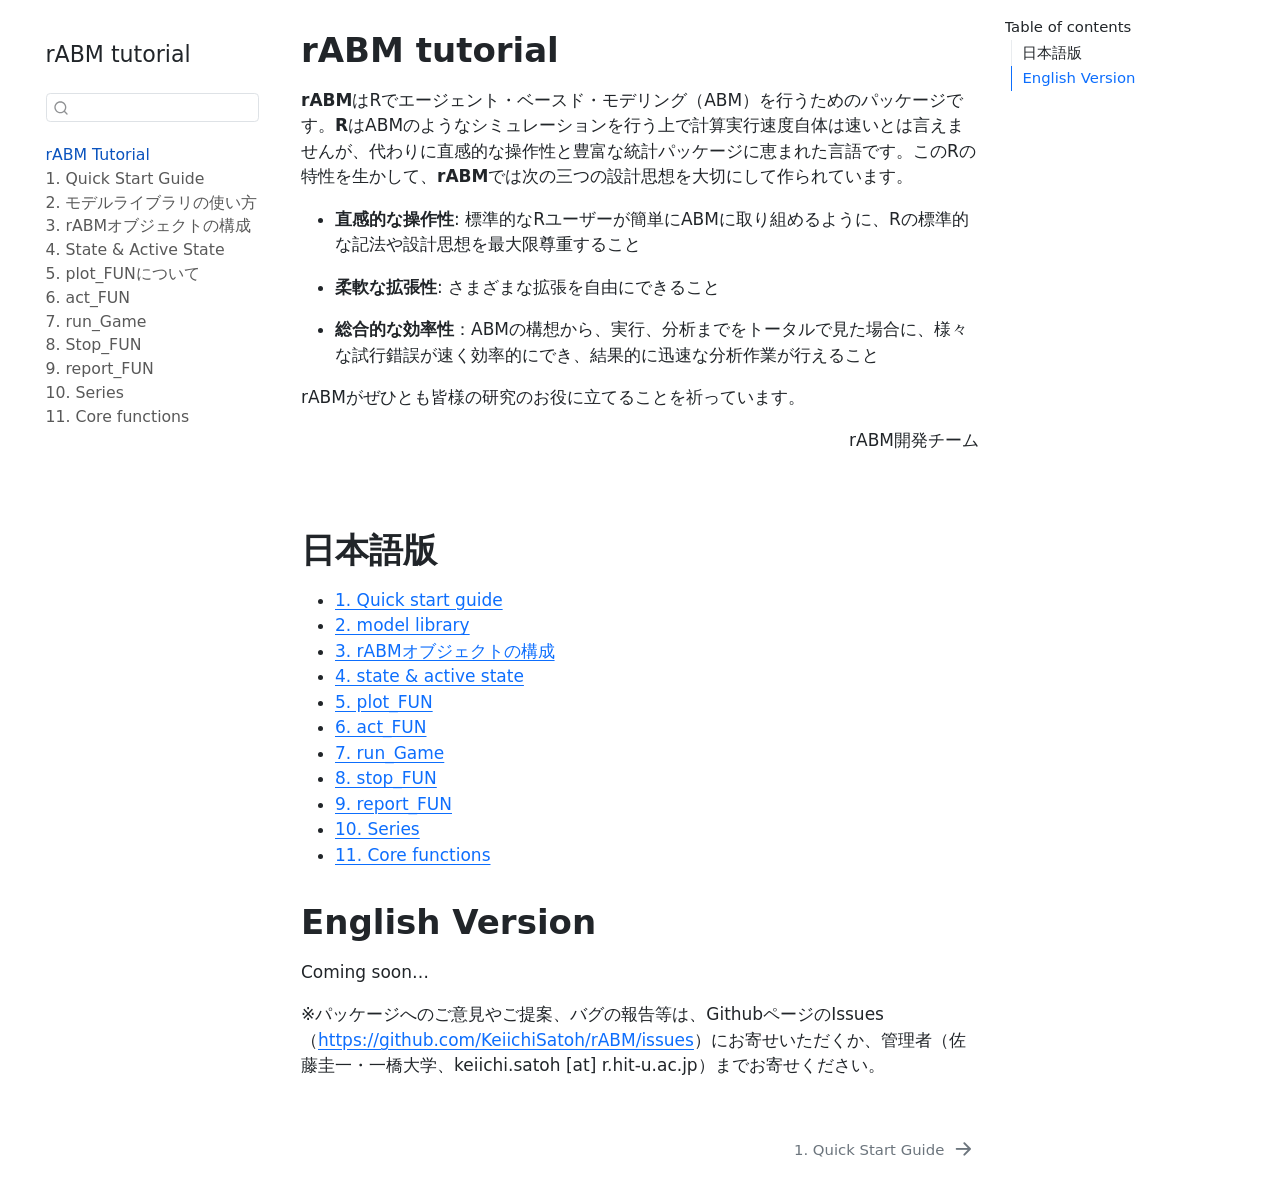
<file: docs/index.html>
<!DOCTYPE html>
<html xmlns="http://www.w3.org/1999/xhtml" lang="en" xml:lang="en"><head>

<meta charset="utf-8">
<meta name="generator" content="quarto-1.8.25">

<meta name="viewport" content="width=device-width, initial-scale=1.0, user-scalable=yes">


<title>rABM tutorial</title>
<style>
code{white-space: pre-wrap;}
span.smallcaps{font-variant: small-caps;}
div.columns{display: flex; gap: min(4vw, 1.5em);}
div.column{flex: auto; overflow-x: auto;}
div.hanging-indent{margin-left: 1.5em; text-indent: -1.5em;}
ul.task-list{list-style: none;}
ul.task-list li input[type="checkbox"] {
  width: 0.8em;
  margin: 0 0.8em 0.2em -1em; /* quarto-specific, see https://github.com/quarto-dev/quarto-cli/issues/4556 */ 
  vertical-align: middle;
}
</style>


<script src="site_libs/quarto-nav/quarto-nav.js"></script>
<script src="site_libs/quarto-nav/headroom.min.js"></script>
<script src="site_libs/clipboard/clipboard.min.js"></script>
<script src="site_libs/quarto-search/autocomplete.umd.js"></script>
<script src="site_libs/quarto-search/fuse.min.js"></script>
<script src="site_libs/quarto-search/quarto-search.js"></script>
<meta name="quarto:offset" content="./">
<link href="./quick_start_JP.html" rel="next">
<script src="site_libs/quarto-html/quarto.js" type="module"></script>
<script src="site_libs/quarto-html/tabsets/tabsets.js" type="module"></script>
<script src="site_libs/quarto-html/axe/axe-check.js" type="module"></script>
<script src="site_libs/quarto-html/popper.min.js"></script>
<script src="site_libs/quarto-html/tippy.umd.min.js"></script>
<script src="site_libs/quarto-html/anchor.min.js"></script>
<link href="site_libs/quarto-html/tippy.css" rel="stylesheet">
<link href="site_libs/quarto-html/quarto-syntax-highlighting-7b89279ff1a6dce999919e0e67d4d9ec.css" rel="stylesheet" id="quarto-text-highlighting-styles">
<script src="site_libs/bootstrap/bootstrap.min.js"></script>
<link href="site_libs/bootstrap/bootstrap-icons.css" rel="stylesheet">
<link href="site_libs/bootstrap/bootstrap-d9ea66fcd6c317012447f26e9c021348.min.css" rel="stylesheet" append-hash="true" id="quarto-bootstrap" data-mode="light">
<script id="quarto-search-options" type="application/json">{
  "location": "sidebar",
  "copy-button": false,
  "collapse-after": 3,
  "panel-placement": "start",
  "type": "textbox",
  "limit": 50,
  "keyboard-shortcut": [
    "f",
    "/",
    "s"
  ],
  "show-item-context": false,
  "language": {
    "search-no-results-text": "No results",
    "search-matching-documents-text": "matching documents",
    "search-copy-link-title": "Copy link to search",
    "search-hide-matches-text": "Hide additional matches",
    "search-more-match-text": "more match in this document",
    "search-more-matches-text": "more matches in this document",
    "search-clear-button-title": "Clear",
    "search-text-placeholder": "",
    "search-detached-cancel-button-title": "Cancel",
    "search-submit-button-title": "Submit",
    "search-label": "Search"
  }
}</script>


</head>

<body class="nav-sidebar floating quarto-light">

<div id="quarto-search-results"></div>
  <header id="quarto-header" class="headroom fixed-top">
  <nav class="quarto-secondary-nav">
    <div class="container-fluid d-flex">
      <button type="button" class="quarto-btn-toggle btn" data-bs-toggle="collapse" role="button" data-bs-target=".quarto-sidebar-collapse-item" aria-controls="quarto-sidebar" aria-expanded="false" aria-label="Toggle sidebar navigation" onclick="if (window.quartoToggleHeadroom) { window.quartoToggleHeadroom(); }">
        <i class="bi bi-layout-text-sidebar-reverse"></i>
      </button>
        <nav class="quarto-page-breadcrumbs" aria-label="breadcrumb"><ol class="breadcrumb"><li class="breadcrumb-item"><a href="./index.html"><span class="chapter-title">rABM Tutorial</span></a></li></ol></nav>
        <a class="flex-grow-1" role="navigation" data-bs-toggle="collapse" data-bs-target=".quarto-sidebar-collapse-item" aria-controls="quarto-sidebar" aria-expanded="false" aria-label="Toggle sidebar navigation" onclick="if (window.quartoToggleHeadroom) { window.quartoToggleHeadroom(); }">      
        </a>
      <button type="button" class="btn quarto-search-button" aria-label="Search" onclick="window.quartoOpenSearch();">
        <i class="bi bi-search"></i>
      </button>
    </div>
  </nav>
</header>
<!-- content -->
<div id="quarto-content" class="quarto-container page-columns page-rows-contents page-layout-article">
<!-- sidebar -->
  <nav id="quarto-sidebar" class="sidebar collapse collapse-horizontal quarto-sidebar-collapse-item sidebar-navigation floating overflow-auto">
    <div class="pt-lg-2 mt-2 text-left sidebar-header sidebar-header-stacked">
      <a href="./index.html" class="sidebar-logo-link">
      </a>
    <div class="sidebar-title mb-0 py-0">
      <a href="./">rABM tutorial</a> 
    </div>
      </div>
        <div class="mt-2 flex-shrink-0 align-items-center">
        <div class="sidebar-search">
        <div id="quarto-search" class="" title="Search"></div>
        </div>
        </div>
    <div class="sidebar-menu-container"> 
    <ul class="list-unstyled mt-1">
        <li class="sidebar-item">
  <div class="sidebar-item-container"> 
  <a href="./index.html" class="sidebar-item-text sidebar-link active"><span class="chapter-title">rABM Tutorial</span></a>
  </div>
</li>
        <li class="sidebar-item">
  <div class="sidebar-item-container"> 
  <a href="./quick_start_JP.html" class="sidebar-item-text sidebar-link"><span class="chapter-title">1. Quick Start Guide</span></a>
  </div>
</li>
        <li class="sidebar-item">
  <div class="sidebar-item-container"> 
  <a href="./model_library_JP.html" class="sidebar-item-text sidebar-link"><span class="chapter-title">2. モデルライブラリの使い方</span></a>
  </div>
</li>
        <li class="sidebar-item">
  <div class="sidebar-item-container"> 
  <a href="./rABM_classes_JP.html" class="sidebar-item-text sidebar-link"><span class="chapter-title">3. rABMオブジェクトの構成</span></a>
  </div>
</li>
        <li class="sidebar-item">
  <div class="sidebar-item-container"> 
  <a href="./state_JP.html" class="sidebar-item-text sidebar-link"><span class="chapter-title">4. State &amp; Active State</span></a>
  </div>
</li>
        <li class="sidebar-item">
  <div class="sidebar-item-container"> 
  <a href="./plot_FUN_JP.html" class="sidebar-item-text sidebar-link"><span class="chapter-title">5. plot_FUNについて</span></a>
  </div>
</li>
        <li class="sidebar-item">
  <div class="sidebar-item-container"> 
  <a href="./act_FUN_JP.html" class="sidebar-item-text sidebar-link"><span class="chapter-title">6. act_FUN</span></a>
  </div>
</li>
        <li class="sidebar-item">
  <div class="sidebar-item-container"> 
  <a href="./run_Game_JP.html" class="sidebar-item-text sidebar-link"><span class="chapter-title">7. run_Game</span></a>
  </div>
</li>
        <li class="sidebar-item">
  <div class="sidebar-item-container"> 
  <a href="./stop_FUN_JP.html" class="sidebar-item-text sidebar-link"><span class="chapter-title">8. Stop_FUN</span></a>
  </div>
</li>
        <li class="sidebar-item">
  <div class="sidebar-item-container"> 
  <a href="./report_FUN_JP.html" class="sidebar-item-text sidebar-link"><span class="chapter-title">9. report_FUN</span></a>
  </div>
</li>
        <li class="sidebar-item">
  <div class="sidebar-item-container"> 
  <a href="./Series_JP.html" class="sidebar-item-text sidebar-link"><span class="chapter-title">10. Series</span></a>
  </div>
</li>
        <li class="sidebar-item">
  <div class="sidebar-item-container"> 
  <a href="./Core_functions_JP.html" class="sidebar-item-text sidebar-link"><span class="chapter-title">11. Core functions</span></a>
  </div>
</li>
    </ul>
    </div>
</nav>
<div id="quarto-sidebar-glass" class="quarto-sidebar-collapse-item" data-bs-toggle="collapse" data-bs-target=".quarto-sidebar-collapse-item"></div>
<!-- margin-sidebar -->
    <div id="quarto-margin-sidebar" class="sidebar margin-sidebar">
        <nav id="TOC" role="doc-toc" class="toc-active">
    <h2 id="toc-title">Table of contents</h2>
   
  <ul>
  <li><a href="#日本語版" id="toc-日本語版" class="nav-link active" data-scroll-target="#日本語版">日本語版</a></li>
  <li><a href="#english-version" id="toc-english-version" class="nav-link" data-scroll-target="#english-version">English Version</a></li>
  </ul>
</nav>
    </div>
<!-- main -->
<main class="content" id="quarto-document-content">

<header id="title-block-header" class="quarto-title-block default">
<div class="quarto-title">
<h1 class="title">rABM tutorial</h1>
</div>



<div class="quarto-title-meta">

    
  
    
  </div>
  


</header>


<p><strong>rABM</strong>はRでエージェント・ベースド・モデリング（ABM）を行うためのパッケージです。<strong>R</strong>はABMのようなシミュレーションを行う上で計算実行速度自体は速いとは言えませんが、代わりに直感的な操作性と豊富な統計パッケージに恵まれた言語です。このRの特性を生かして、<strong>rABM</strong>では次の三つの設計思想を大切にして作られています。</p>
<ul>
<li><p><strong>直感的な操作性</strong>: 標準的なRユーザーが簡単にABMに取り組めるように、Rの標準的な記法や設計思想を最大限尊重すること</p></li>
<li><p><strong>柔軟な拡張性</strong>: さまざまな拡張を自由にできること</p></li>
<li><p><strong>総合的な効率性</strong>：ABMの構想から、実行、分析までをトータルで見た場合に、様々な試行錯誤が速く効率的にでき、結果的に迅速な分析作業が行えること</p></li>
</ul>
<p>rABMがぜひとも皆様の研究のお役に立てることを祈っています。</p>
<div style="text-align: right;">
<p>rABM開発チーム</p>
</div>
<p>　　　　　　　</p>
<section id="日本語版" class="level1">
<h1>日本語版</h1>
<ul>
<li><a href="./quick_start_JP.html">1. Quick start guide</a></li>
<li><a href="./model_library_JP.html">2. model library</a></li>
<li><a href="./rABM_classes_JP.html">3. rABMオブジェクトの構成</a></li>
<li><a href="./state_JP.html">4. state &amp; active state</a></li>
<li><a href="./plot_FUN_JP.html">5. plot_FUN</a></li>
<li><a href="./act_FUN_JP.html">6. act_FUN</a></li>
<li><a href="./run_Game_JP.html">7. run_Game</a></li>
<li><a href="./stop_FUN_JP.html">8. stop_FUN</a></li>
<li><a href="./report_FUN_JP.html">9. report_FUN</a></li>
<li><a href="./Series_JP.html">10. Series</a></li>
<li><a href="./Core_functions_JP.html">11. Core functions</a></li>
</ul>
</section>
<section id="english-version" class="level1">
<h1>English Version</h1>
<p>Coming soon…</p>
<p>※パッケージへのご意見やご提案、バグの報告等は、GithubページのIssues（<a href="https://github.com/KeiichiSatoh/rABM/issues" class="uri">https://github.com/KeiichiSatoh/rABM/issues</a>）にお寄せいただくか、管理者（佐藤圭一・一橋大学、keiichi.satoh [at] r.hit-u.ac.jp）までお寄せください。</p>


</section>

</main> <!-- /main -->
<script id="quarto-html-after-body" type="application/javascript">
  window.document.addEventListener("DOMContentLoaded", function (event) {
    const icon = "";
    const anchorJS = new window.AnchorJS();
    anchorJS.options = {
      placement: 'right',
      icon: icon
    };
    anchorJS.add('.anchored');
    const isCodeAnnotation = (el) => {
      for (const clz of el.classList) {
        if (clz.startsWith('code-annotation-')) {                     
          return true;
        }
      }
      return false;
    }
    const onCopySuccess = function(e) {
      // button target
      const button = e.trigger;
      // don't keep focus
      button.blur();
      // flash "checked"
      button.classList.add('code-copy-button-checked');
      var currentTitle = button.getAttribute("title");
      button.setAttribute("title", "Copied!");
      let tooltip;
      if (window.bootstrap) {
        button.setAttribute("data-bs-toggle", "tooltip");
        button.setAttribute("data-bs-placement", "left");
        button.setAttribute("data-bs-title", "Copied!");
        tooltip = new bootstrap.Tooltip(button, 
          { trigger: "manual", 
            customClass: "code-copy-button-tooltip",
            offset: [0, -8]});
        tooltip.show();    
      }
      setTimeout(function() {
        if (tooltip) {
          tooltip.hide();
          button.removeAttribute("data-bs-title");
          button.removeAttribute("data-bs-toggle");
          button.removeAttribute("data-bs-placement");
        }
        button.setAttribute("title", currentTitle);
        button.classList.remove('code-copy-button-checked');
      }, 1000);
      // clear code selection
      e.clearSelection();
    }
    const getTextToCopy = function(trigger) {
      const outerScaffold = trigger.parentElement.cloneNode(true);
      const codeEl = outerScaffold.querySelector('code');
      for (const childEl of codeEl.children) {
        if (isCodeAnnotation(childEl)) {
          childEl.remove();
        }
      }
      return codeEl.innerText;
    }
    const clipboard = new window.ClipboardJS('.code-copy-button:not([data-in-quarto-modal])', {
      text: getTextToCopy
    });
    clipboard.on('success', onCopySuccess);
    if (window.document.getElementById('quarto-embedded-source-code-modal')) {
      const clipboardModal = new window.ClipboardJS('.code-copy-button[data-in-quarto-modal]', {
        text: getTextToCopy,
        container: window.document.getElementById('quarto-embedded-source-code-modal')
      });
      clipboardModal.on('success', onCopySuccess);
    }
      var localhostRegex = new RegExp(/^(?:http|https):\/\/localhost\:?[0-9]*\//);
      var mailtoRegex = new RegExp(/^mailto:/);
        var filterRegex = new RegExp('/' + window.location.host + '/');
      var isInternal = (href) => {
          return filterRegex.test(href) || localhostRegex.test(href) || mailtoRegex.test(href);
      }
      // Inspect non-navigation links and adorn them if external
     var links = window.document.querySelectorAll('a[href]:not(.nav-link):not(.navbar-brand):not(.toc-action):not(.sidebar-link):not(.sidebar-item-toggle):not(.pagination-link):not(.no-external):not([aria-hidden]):not(.dropdown-item):not(.quarto-navigation-tool):not(.about-link)');
      for (var i=0; i<links.length; i++) {
        const link = links[i];
        if (!isInternal(link.href)) {
          // undo the damage that might have been done by quarto-nav.js in the case of
          // links that we want to consider external
          if (link.dataset.originalHref !== undefined) {
            link.href = link.dataset.originalHref;
          }
        }
      }
    function tippyHover(el, contentFn, onTriggerFn, onUntriggerFn) {
      const config = {
        allowHTML: true,
        maxWidth: 500,
        delay: 100,
        arrow: false,
        appendTo: function(el) {
            return el.parentElement;
        },
        interactive: true,
        interactiveBorder: 10,
        theme: 'quarto',
        placement: 'bottom-start',
      };
      if (contentFn) {
        config.content = contentFn;
      }
      if (onTriggerFn) {
        config.onTrigger = onTriggerFn;
      }
      if (onUntriggerFn) {
        config.onUntrigger = onUntriggerFn;
      }
      window.tippy(el, config); 
    }
    const noterefs = window.document.querySelectorAll('a[role="doc-noteref"]');
    for (var i=0; i<noterefs.length; i++) {
      const ref = noterefs[i];
      tippyHover(ref, function() {
        // use id or data attribute instead here
        let href = ref.getAttribute('data-footnote-href') || ref.getAttribute('href');
        try { href = new URL(href).hash; } catch {}
        const id = href.replace(/^#\/?/, "");
        const note = window.document.getElementById(id);
        if (note) {
          return note.innerHTML;
        } else {
          return "";
        }
      });
    }
    const xrefs = window.document.querySelectorAll('a.quarto-xref');
    const processXRef = (id, note) => {
      // Strip column container classes
      const stripColumnClz = (el) => {
        el.classList.remove("page-full", "page-columns");
        if (el.children) {
          for (const child of el.children) {
            stripColumnClz(child);
          }
        }
      }
      stripColumnClz(note)
      if (id === null || id.startsWith('sec-')) {
        // Special case sections, only their first couple elements
        const container = document.createElement("div");
        if (note.children && note.children.length > 2) {
          container.appendChild(note.children[0].cloneNode(true));
          for (let i = 1; i < note.children.length; i++) {
            const child = note.children[i];
            if (child.tagName === "P" && child.innerText === "") {
              continue;
            } else {
              container.appendChild(child.cloneNode(true));
              break;
            }
          }
          if (window.Quarto?.typesetMath) {
            window.Quarto.typesetMath(container);
          }
          return container.innerHTML
        } else {
          if (window.Quarto?.typesetMath) {
            window.Quarto.typesetMath(note);
          }
          return note.innerHTML;
        }
      } else {
        // Remove any anchor links if they are present
        const anchorLink = note.querySelector('a.anchorjs-link');
        if (anchorLink) {
          anchorLink.remove();
        }
        if (window.Quarto?.typesetMath) {
          window.Quarto.typesetMath(note);
        }
        if (note.classList.contains("callout")) {
          return note.outerHTML;
        } else {
          return note.innerHTML;
        }
      }
    }
    for (var i=0; i<xrefs.length; i++) {
      const xref = xrefs[i];
      tippyHover(xref, undefined, function(instance) {
        instance.disable();
        let url = xref.getAttribute('href');
        let hash = undefined; 
        if (url.startsWith('#')) {
          hash = url;
        } else {
          try { hash = new URL(url).hash; } catch {}
        }
        if (hash) {
          const id = hash.replace(/^#\/?/, "");
          const note = window.document.getElementById(id);
          if (note !== null) {
            try {
              const html = processXRef(id, note.cloneNode(true));
              instance.setContent(html);
            } finally {
              instance.enable();
              instance.show();
            }
          } else {
            // See if we can fetch this
            fetch(url.split('#')[0])
            .then(res => res.text())
            .then(html => {
              const parser = new DOMParser();
              const htmlDoc = parser.parseFromString(html, "text/html");
              const note = htmlDoc.getElementById(id);
              if (note !== null) {
                const html = processXRef(id, note);
                instance.setContent(html);
              } 
            }).finally(() => {
              instance.enable();
              instance.show();
            });
          }
        } else {
          // See if we can fetch a full url (with no hash to target)
          // This is a special case and we should probably do some content thinning / targeting
          fetch(url)
          .then(res => res.text())
          .then(html => {
            const parser = new DOMParser();
            const htmlDoc = parser.parseFromString(html, "text/html");
            const note = htmlDoc.querySelector('main.content');
            if (note !== null) {
              // This should only happen for chapter cross references
              // (since there is no id in the URL)
              // remove the first header
              if (note.children.length > 0 && note.children[0].tagName === "HEADER") {
                note.children[0].remove();
              }
              const html = processXRef(null, note);
              instance.setContent(html);
            } 
          }).finally(() => {
            instance.enable();
            instance.show();
          });
        }
      }, function(instance) {
      });
    }
        let selectedAnnoteEl;
        const selectorForAnnotation = ( cell, annotation) => {
          let cellAttr = 'data-code-cell="' + cell + '"';
          let lineAttr = 'data-code-annotation="' +  annotation + '"';
          const selector = 'span[' + cellAttr + '][' + lineAttr + ']';
          return selector;
        }
        const selectCodeLines = (annoteEl) => {
          const doc = window.document;
          const targetCell = annoteEl.getAttribute("data-target-cell");
          const targetAnnotation = annoteEl.getAttribute("data-target-annotation");
          const annoteSpan = window.document.querySelector(selectorForAnnotation(targetCell, targetAnnotation));
          const lines = annoteSpan.getAttribute("data-code-lines").split(",");
          const lineIds = lines.map((line) => {
            return targetCell + "-" + line;
          })
          let top = null;
          let height = null;
          let parent = null;
          if (lineIds.length > 0) {
              //compute the position of the single el (top and bottom and make a div)
              const el = window.document.getElementById(lineIds[0]);
              top = el.offsetTop;
              height = el.offsetHeight;
              parent = el.parentElement.parentElement;
            if (lineIds.length > 1) {
              const lastEl = window.document.getElementById(lineIds[lineIds.length - 1]);
              const bottom = lastEl.offsetTop + lastEl.offsetHeight;
              height = bottom - top;
            }
            if (top !== null && height !== null && parent !== null) {
              // cook up a div (if necessary) and position it 
              let div = window.document.getElementById("code-annotation-line-highlight");
              if (div === null) {
                div = window.document.createElement("div");
                div.setAttribute("id", "code-annotation-line-highlight");
                div.style.position = 'absolute';
                parent.appendChild(div);
              }
              div.style.top = top - 2 + "px";
              div.style.height = height + 4 + "px";
              div.style.left = 0;
              let gutterDiv = window.document.getElementById("code-annotation-line-highlight-gutter");
              if (gutterDiv === null) {
                gutterDiv = window.document.createElement("div");
                gutterDiv.setAttribute("id", "code-annotation-line-highlight-gutter");
                gutterDiv.style.position = 'absolute';
                const codeCell = window.document.getElementById(targetCell);
                const gutter = codeCell.querySelector('.code-annotation-gutter');
                gutter.appendChild(gutterDiv);
              }
              gutterDiv.style.top = top - 2 + "px";
              gutterDiv.style.height = height + 4 + "px";
            }
            selectedAnnoteEl = annoteEl;
          }
        };
        const unselectCodeLines = () => {
          const elementsIds = ["code-annotation-line-highlight", "code-annotation-line-highlight-gutter"];
          elementsIds.forEach((elId) => {
            const div = window.document.getElementById(elId);
            if (div) {
              div.remove();
            }
          });
          selectedAnnoteEl = undefined;
        };
          // Handle positioning of the toggle
      window.addEventListener(
        "resize",
        throttle(() => {
          elRect = undefined;
          if (selectedAnnoteEl) {
            selectCodeLines(selectedAnnoteEl);
          }
        }, 10)
      );
      function throttle(fn, ms) {
      let throttle = false;
      let timer;
        return (...args) => {
          if(!throttle) { // first call gets through
              fn.apply(this, args);
              throttle = true;
          } else { // all the others get throttled
              if(timer) clearTimeout(timer); // cancel #2
              timer = setTimeout(() => {
                fn.apply(this, args);
                timer = throttle = false;
              }, ms);
          }
        };
      }
        // Attach click handler to the DT
        const annoteDls = window.document.querySelectorAll('dt[data-target-cell]');
        for (const annoteDlNode of annoteDls) {
          annoteDlNode.addEventListener('click', (event) => {
            const clickedEl = event.target;
            if (clickedEl !== selectedAnnoteEl) {
              unselectCodeLines();
              const activeEl = window.document.querySelector('dt[data-target-cell].code-annotation-active');
              if (activeEl) {
                activeEl.classList.remove('code-annotation-active');
              }
              selectCodeLines(clickedEl);
              clickedEl.classList.add('code-annotation-active');
            } else {
              // Unselect the line
              unselectCodeLines();
              clickedEl.classList.remove('code-annotation-active');
            }
          });
        }
    const findCites = (el) => {
      const parentEl = el.parentElement;
      if (parentEl) {
        const cites = parentEl.dataset.cites;
        if (cites) {
          return {
            el,
            cites: cites.split(' ')
          };
        } else {
          return findCites(el.parentElement)
        }
      } else {
        return undefined;
      }
    };
    var bibliorefs = window.document.querySelectorAll('a[role="doc-biblioref"]');
    for (var i=0; i<bibliorefs.length; i++) {
      const ref = bibliorefs[i];
      const citeInfo = findCites(ref);
      if (citeInfo) {
        tippyHover(citeInfo.el, function() {
          var popup = window.document.createElement('div');
          citeInfo.cites.forEach(function(cite) {
            var citeDiv = window.document.createElement('div');
            citeDiv.classList.add('hanging-indent');
            citeDiv.classList.add('csl-entry');
            var biblioDiv = window.document.getElementById('ref-' + cite);
            if (biblioDiv) {
              citeDiv.innerHTML = biblioDiv.innerHTML;
            }
            popup.appendChild(citeDiv);
          });
          return popup.innerHTML;
        });
      }
    }
  });
  </script>
<nav class="page-navigation">
  <div class="nav-page nav-page-previous">
  </div>
  <div class="nav-page nav-page-next">
      <a href="./quick_start_JP.html" class="pagination-link" aria-label="1. Quick Start Guide">
        <span class="nav-page-text"><span class="chapter-title">1. Quick Start Guide</span></span> <i class="bi bi-arrow-right-short"></i>
      </a>
  </div>
</nav>
</div> <!-- /content -->




</body></html>
</file>
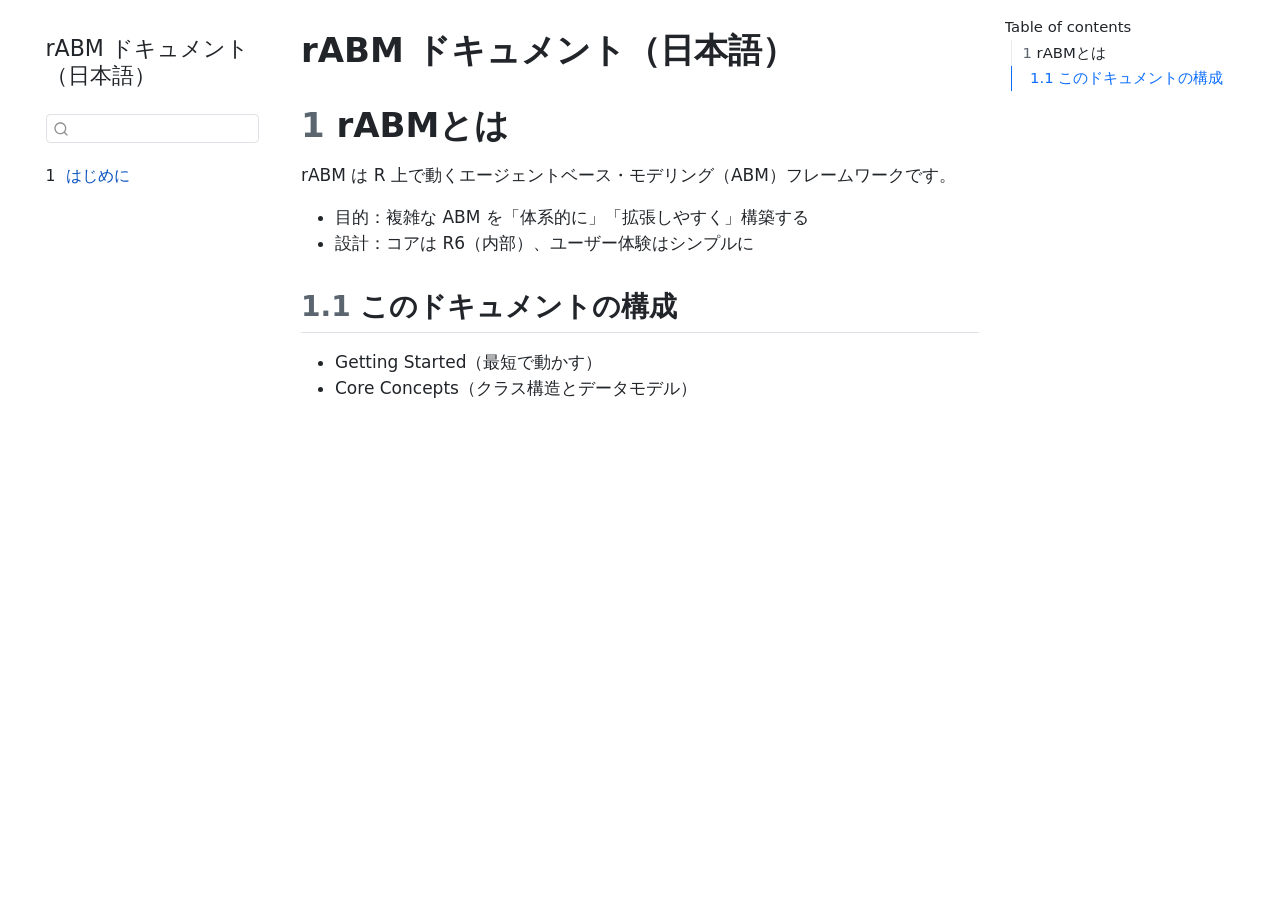
<file: rABM-doc-ja/docs/index.html>
<!DOCTYPE html>
<html xmlns="http://www.w3.org/1999/xhtml" lang="en" xml:lang="en"><head>

<meta charset="utf-8">
<meta name="generator" content="quarto-1.8.27">

<meta name="viewport" content="width=device-width, initial-scale=1.0, user-scalable=yes">


<title>rABM ドキュメント（日本語）</title>
<style>
code{white-space: pre-wrap;}
span.smallcaps{font-variant: small-caps;}
div.columns{display: flex; gap: min(4vw, 1.5em);}
div.column{flex: auto; overflow-x: auto;}
div.hanging-indent{margin-left: 1.5em; text-indent: -1.5em;}
ul.task-list{list-style: none;}
ul.task-list li input[type="checkbox"] {
  width: 0.8em;
  margin: 0 0.8em 0.2em -1em; /* quarto-specific, see https://github.com/quarto-dev/quarto-cli/issues/4556 */ 
  vertical-align: middle;
}
</style>


<script src="site_libs/quarto-nav/quarto-nav.js"></script>
<script src="site_libs/quarto-nav/headroom.min.js"></script>
<script src="site_libs/clipboard/clipboard.min.js"></script>
<script src="site_libs/quarto-search/autocomplete.umd.js"></script>
<script src="site_libs/quarto-search/fuse.min.js"></script>
<script src="site_libs/quarto-search/quarto-search.js"></script>
<meta name="quarto:offset" content="./">
<script src="site_libs/quarto-html/quarto.js" type="module"></script>
<script src="site_libs/quarto-html/tabsets/tabsets.js" type="module"></script>
<script src="site_libs/quarto-html/axe/axe-check.js" type="module"></script>
<script src="site_libs/quarto-html/popper.min.js"></script>
<script src="site_libs/quarto-html/tippy.umd.min.js"></script>
<script src="site_libs/quarto-html/anchor.min.js"></script>
<link href="site_libs/quarto-html/tippy.css" rel="stylesheet">
<link href="site_libs/quarto-html/quarto-syntax-highlighting-ed96de9b727972fe78a7b5d16c58bf87.css" rel="stylesheet" id="quarto-text-highlighting-styles">
<script src="site_libs/bootstrap/bootstrap.min.js"></script>
<link href="site_libs/bootstrap/bootstrap-icons.css" rel="stylesheet">
<link href="site_libs/bootstrap/bootstrap-d9ea66fcd6c317012447f26e9c021348.min.css" rel="stylesheet" append-hash="true" id="quarto-bootstrap" data-mode="light">
<script id="quarto-search-options" type="application/json">{
  "location": "sidebar",
  "copy-button": false,
  "collapse-after": 3,
  "panel-placement": "start",
  "type": "textbox",
  "limit": 50,
  "keyboard-shortcut": [
    "f",
    "/",
    "s"
  ],
  "show-item-context": false,
  "language": {
    "search-no-results-text": "No results",
    "search-matching-documents-text": "matching documents",
    "search-copy-link-title": "Copy link to search",
    "search-hide-matches-text": "Hide additional matches",
    "search-more-match-text": "more match in this document",
    "search-more-matches-text": "more matches in this document",
    "search-clear-button-title": "Clear",
    "search-text-placeholder": "",
    "search-detached-cancel-button-title": "Cancel",
    "search-submit-button-title": "Submit",
    "search-label": "Search"
  }
}</script>


</head>

<body class="nav-sidebar floating quarto-light">

<div id="quarto-search-results"></div>
  <header id="quarto-header" class="headroom fixed-top">
  <nav class="quarto-secondary-nav">
    <div class="container-fluid d-flex">
      <button type="button" class="quarto-btn-toggle btn" data-bs-toggle="collapse" role="button" data-bs-target=".quarto-sidebar-collapse-item" aria-controls="quarto-sidebar" aria-expanded="false" aria-label="Toggle sidebar navigation" onclick="if (window.quartoToggleHeadroom) { window.quartoToggleHeadroom(); }">
        <i class="bi bi-layout-text-sidebar-reverse"></i>
      </button>
        <nav class="quarto-page-breadcrumbs" aria-label="breadcrumb"><ol class="breadcrumb"><li class="breadcrumb-item"><a href="./index.html"><span class="chapter-number">1</span>&nbsp; <span class="chapter-title">はじめに</span></a></li></ol></nav>
        <a class="flex-grow-1" role="navigation" data-bs-toggle="collapse" data-bs-target=".quarto-sidebar-collapse-item" aria-controls="quarto-sidebar" aria-expanded="false" aria-label="Toggle sidebar navigation" onclick="if (window.quartoToggleHeadroom) { window.quartoToggleHeadroom(); }">      
        </a>
      <button type="button" class="btn quarto-search-button" aria-label="Search" onclick="window.quartoOpenSearch();">
        <i class="bi bi-search"></i>
      </button>
    </div>
  </nav>
</header>
<!-- content -->
<div id="quarto-content" class="quarto-container page-columns page-rows-contents page-layout-article">
<!-- sidebar -->
  <nav id="quarto-sidebar" class="sidebar collapse collapse-horizontal quarto-sidebar-collapse-item sidebar-navigation floating overflow-auto">
    <div class="pt-lg-2 mt-2 text-left sidebar-header">
    <div class="sidebar-title mb-0 py-0">
      <a href="./">rABM ドキュメント（日本語）</a> 
    </div>
      </div>
        <div class="mt-2 flex-shrink-0 align-items-center">
        <div class="sidebar-search">
        <div id="quarto-search" class="" title="Search"></div>
        </div>
        </div>
    <div class="sidebar-menu-container"> 
    <ul class="list-unstyled mt-1">
        <li class="sidebar-item">
  <div class="sidebar-item-container"> 
  <a href="./index.html" class="sidebar-item-text sidebar-link active">
 <span class="menu-text"><span class="chapter-number">1</span>&nbsp; <span class="chapter-title">はじめに</span></span></a>
  </div>
</li>
    </ul>
    </div>
</nav>
<div id="quarto-sidebar-glass" class="quarto-sidebar-collapse-item" data-bs-toggle="collapse" data-bs-target=".quarto-sidebar-collapse-item"></div>
<!-- margin-sidebar -->
    <div id="quarto-margin-sidebar" class="sidebar margin-sidebar">
        <nav id="TOC" role="doc-toc" class="toc-active">
    <h2 id="toc-title">Table of contents</h2>
   
  <ul>
  <li><a href="#rabmとは" id="toc-rabmとは" class="nav-link active" data-scroll-target="#rabmとは"><span class="header-section-number">1</span> rABMとは</a>
  <ul class="collapse">
  <li><a href="#このドキュメントの構成" id="toc-このドキュメントの構成" class="nav-link" data-scroll-target="#このドキュメントの構成"><span class="header-section-number">1.1</span> このドキュメントの構成</a></li>
  </ul></li>
  </ul>
</nav>
    </div>
<!-- main -->
<main class="content" id="quarto-document-content">

<header id="title-block-header" class="quarto-title-block default">
<div class="quarto-title">
<h1 class="title">rABM ドキュメント（日本語）</h1>
</div>



<div class="quarto-title-meta">

    
  
    
  </div>
  


</header>


<section id="rabmとは" class="level1" data-number="1">
<h1 data-number="1"><span class="header-section-number">1</span> rABMとは</h1>
<p>rABM は R 上で動くエージェントベース・モデリング（ABM）フレームワークです。</p>
<ul>
<li>目的：複雑な ABM を「体系的に」「拡張しやすく」構築する</li>
<li>設計：コアは R6（内部）、ユーザー体験はシンプルに</li>
</ul>
<section id="このドキュメントの構成" class="level2" data-number="1.1">
<h2 data-number="1.1" class="anchored" data-anchor-id="このドキュメントの構成"><span class="header-section-number">1.1</span> このドキュメントの構成</h2>
<ul>
<li>Getting Started（最短で動かす）</li>
<li>Core Concepts（クラス構造とデータモデル）</li>
</ul>


</section>
</section>

</main> <!-- /main -->
<script id="quarto-html-after-body" type="application/javascript">
  window.document.addEventListener("DOMContentLoaded", function (event) {
    const icon = "";
    const anchorJS = new window.AnchorJS();
    anchorJS.options = {
      placement: 'right',
      icon: icon
    };
    anchorJS.add('.anchored');
    const isCodeAnnotation = (el) => {
      for (const clz of el.classList) {
        if (clz.startsWith('code-annotation-')) {                     
          return true;
        }
      }
      return false;
    }
    const onCopySuccess = function(e) {
      // button target
      const button = e.trigger;
      // don't keep focus
      button.blur();
      // flash "checked"
      button.classList.add('code-copy-button-checked');
      var currentTitle = button.getAttribute("title");
      button.setAttribute("title", "Copied!");
      let tooltip;
      if (window.bootstrap) {
        button.setAttribute("data-bs-toggle", "tooltip");
        button.setAttribute("data-bs-placement", "left");
        button.setAttribute("data-bs-title", "Copied!");
        tooltip = new bootstrap.Tooltip(button, 
          { trigger: "manual", 
            customClass: "code-copy-button-tooltip",
            offset: [0, -8]});
        tooltip.show();    
      }
      setTimeout(function() {
        if (tooltip) {
          tooltip.hide();
          button.removeAttribute("data-bs-title");
          button.removeAttribute("data-bs-toggle");
          button.removeAttribute("data-bs-placement");
        }
        button.setAttribute("title", currentTitle);
        button.classList.remove('code-copy-button-checked');
      }, 1000);
      // clear code selection
      e.clearSelection();
    }
    const getTextToCopy = function(trigger) {
      const outerScaffold = trigger.parentElement.cloneNode(true);
      const codeEl = outerScaffold.querySelector('code');
      for (const childEl of codeEl.children) {
        if (isCodeAnnotation(childEl)) {
          childEl.remove();
        }
      }
      return codeEl.innerText;
    }
    const clipboard = new window.ClipboardJS('.code-copy-button:not([data-in-quarto-modal])', {
      text: getTextToCopy
    });
    clipboard.on('success', onCopySuccess);
    if (window.document.getElementById('quarto-embedded-source-code-modal')) {
      const clipboardModal = new window.ClipboardJS('.code-copy-button[data-in-quarto-modal]', {
        text: getTextToCopy,
        container: window.document.getElementById('quarto-embedded-source-code-modal')
      });
      clipboardModal.on('success', onCopySuccess);
    }
      var localhostRegex = new RegExp(/^(?:http|https):\/\/localhost\:?[0-9]*\//);
      var mailtoRegex = new RegExp(/^mailto:/);
        var filterRegex = new RegExp('/' + window.location.host + '/');
      var isInternal = (href) => {
          return filterRegex.test(href) || localhostRegex.test(href) || mailtoRegex.test(href);
      }
      // Inspect non-navigation links and adorn them if external
     var links = window.document.querySelectorAll('a[href]:not(.nav-link):not(.navbar-brand):not(.toc-action):not(.sidebar-link):not(.sidebar-item-toggle):not(.pagination-link):not(.no-external):not([aria-hidden]):not(.dropdown-item):not(.quarto-navigation-tool):not(.about-link)');
      for (var i=0; i<links.length; i++) {
        const link = links[i];
        if (!isInternal(link.href)) {
          // undo the damage that might have been done by quarto-nav.js in the case of
          // links that we want to consider external
          if (link.dataset.originalHref !== undefined) {
            link.href = link.dataset.originalHref;
          }
        }
      }
    function tippyHover(el, contentFn, onTriggerFn, onUntriggerFn) {
      const config = {
        allowHTML: true,
        maxWidth: 500,
        delay: 100,
        arrow: false,
        appendTo: function(el) {
            return el.parentElement;
        },
        interactive: true,
        interactiveBorder: 10,
        theme: 'quarto',
        placement: 'bottom-start',
      };
      if (contentFn) {
        config.content = contentFn;
      }
      if (onTriggerFn) {
        config.onTrigger = onTriggerFn;
      }
      if (onUntriggerFn) {
        config.onUntrigger = onUntriggerFn;
      }
      window.tippy(el, config); 
    }
    const noterefs = window.document.querySelectorAll('a[role="doc-noteref"]');
    for (var i=0; i<noterefs.length; i++) {
      const ref = noterefs[i];
      tippyHover(ref, function() {
        // use id or data attribute instead here
        let href = ref.getAttribute('data-footnote-href') || ref.getAttribute('href');
        try { href = new URL(href).hash; } catch {}
        const id = href.replace(/^#\/?/, "");
        const note = window.document.getElementById(id);
        if (note) {
          return note.innerHTML;
        } else {
          return "";
        }
      });
    }
    const xrefs = window.document.querySelectorAll('a.quarto-xref');
    const processXRef = (id, note) => {
      // Strip column container classes
      const stripColumnClz = (el) => {
        el.classList.remove("page-full", "page-columns");
        if (el.children) {
          for (const child of el.children) {
            stripColumnClz(child);
          }
        }
      }
      stripColumnClz(note)
      if (id === null || id.startsWith('sec-')) {
        // Special case sections, only their first couple elements
        const container = document.createElement("div");
        if (note.children && note.children.length > 2) {
          container.appendChild(note.children[0].cloneNode(true));
          for (let i = 1; i < note.children.length; i++) {
            const child = note.children[i];
            if (child.tagName === "P" && child.innerText === "") {
              continue;
            } else {
              container.appendChild(child.cloneNode(true));
              break;
            }
          }
          if (window.Quarto?.typesetMath) {
            window.Quarto.typesetMath(container);
          }
          return container.innerHTML
        } else {
          if (window.Quarto?.typesetMath) {
            window.Quarto.typesetMath(note);
          }
          return note.innerHTML;
        }
      } else {
        // Remove any anchor links if they are present
        const anchorLink = note.querySelector('a.anchorjs-link');
        if (anchorLink) {
          anchorLink.remove();
        }
        if (window.Quarto?.typesetMath) {
          window.Quarto.typesetMath(note);
        }
        if (note.classList.contains("callout")) {
          return note.outerHTML;
        } else {
          return note.innerHTML;
        }
      }
    }
    for (var i=0; i<xrefs.length; i++) {
      const xref = xrefs[i];
      tippyHover(xref, undefined, function(instance) {
        instance.disable();
        let url = xref.getAttribute('href');
        let hash = undefined; 
        if (url.startsWith('#')) {
          hash = url;
        } else {
          try { hash = new URL(url).hash; } catch {}
        }
        if (hash) {
          const id = hash.replace(/^#\/?/, "");
          const note = window.document.getElementById(id);
          if (note !== null) {
            try {
              const html = processXRef(id, note.cloneNode(true));
              instance.setContent(html);
            } finally {
              instance.enable();
              instance.show();
            }
          } else {
            // See if we can fetch this
            fetch(url.split('#')[0])
            .then(res => res.text())
            .then(html => {
              const parser = new DOMParser();
              const htmlDoc = parser.parseFromString(html, "text/html");
              const note = htmlDoc.getElementById(id);
              if (note !== null) {
                const html = processXRef(id, note);
                instance.setContent(html);
              } 
            }).finally(() => {
              instance.enable();
              instance.show();
            });
          }
        } else {
          // See if we can fetch a full url (with no hash to target)
          // This is a special case and we should probably do some content thinning / targeting
          fetch(url)
          .then(res => res.text())
          .then(html => {
            const parser = new DOMParser();
            const htmlDoc = parser.parseFromString(html, "text/html");
            const note = htmlDoc.querySelector('main.content');
            if (note !== null) {
              // This should only happen for chapter cross references
              // (since there is no id in the URL)
              // remove the first header
              if (note.children.length > 0 && note.children[0].tagName === "HEADER") {
                note.children[0].remove();
              }
              const html = processXRef(null, note);
              instance.setContent(html);
            } 
          }).finally(() => {
            instance.enable();
            instance.show();
          });
        }
      }, function(instance) {
      });
    }
        let selectedAnnoteEl;
        const selectorForAnnotation = ( cell, annotation) => {
          let cellAttr = 'data-code-cell="' + cell + '"';
          let lineAttr = 'data-code-annotation="' +  annotation + '"';
          const selector = 'span[' + cellAttr + '][' + lineAttr + ']';
          return selector;
        }
        const selectCodeLines = (annoteEl) => {
          const doc = window.document;
          const targetCell = annoteEl.getAttribute("data-target-cell");
          const targetAnnotation = annoteEl.getAttribute("data-target-annotation");
          const annoteSpan = window.document.querySelector(selectorForAnnotation(targetCell, targetAnnotation));
          const lines = annoteSpan.getAttribute("data-code-lines").split(",");
          const lineIds = lines.map((line) => {
            return targetCell + "-" + line;
          })
          let top = null;
          let height = null;
          let parent = null;
          if (lineIds.length > 0) {
              //compute the position of the single el (top and bottom and make a div)
              const el = window.document.getElementById(lineIds[0]);
              top = el.offsetTop;
              height = el.offsetHeight;
              parent = el.parentElement.parentElement;
            if (lineIds.length > 1) {
              const lastEl = window.document.getElementById(lineIds[lineIds.length - 1]);
              const bottom = lastEl.offsetTop + lastEl.offsetHeight;
              height = bottom - top;
            }
            if (top !== null && height !== null && parent !== null) {
              // cook up a div (if necessary) and position it 
              let div = window.document.getElementById("code-annotation-line-highlight");
              if (div === null) {
                div = window.document.createElement("div");
                div.setAttribute("id", "code-annotation-line-highlight");
                div.style.position = 'absolute';
                parent.appendChild(div);
              }
              div.style.top = top - 2 + "px";
              div.style.height = height + 4 + "px";
              div.style.left = 0;
              let gutterDiv = window.document.getElementById("code-annotation-line-highlight-gutter");
              if (gutterDiv === null) {
                gutterDiv = window.document.createElement("div");
                gutterDiv.setAttribute("id", "code-annotation-line-highlight-gutter");
                gutterDiv.style.position = 'absolute';
                const codeCell = window.document.getElementById(targetCell);
                const gutter = codeCell.querySelector('.code-annotation-gutter');
                gutter.appendChild(gutterDiv);
              }
              gutterDiv.style.top = top - 2 + "px";
              gutterDiv.style.height = height + 4 + "px";
            }
            selectedAnnoteEl = annoteEl;
          }
        };
        const unselectCodeLines = () => {
          const elementsIds = ["code-annotation-line-highlight", "code-annotation-line-highlight-gutter"];
          elementsIds.forEach((elId) => {
            const div = window.document.getElementById(elId);
            if (div) {
              div.remove();
            }
          });
          selectedAnnoteEl = undefined;
        };
          // Handle positioning of the toggle
      window.addEventListener(
        "resize",
        throttle(() => {
          elRect = undefined;
          if (selectedAnnoteEl) {
            selectCodeLines(selectedAnnoteEl);
          }
        }, 10)
      );
      function throttle(fn, ms) {
      let throttle = false;
      let timer;
        return (...args) => {
          if(!throttle) { // first call gets through
              fn.apply(this, args);
              throttle = true;
          } else { // all the others get throttled
              if(timer) clearTimeout(timer); // cancel #2
              timer = setTimeout(() => {
                fn.apply(this, args);
                timer = throttle = false;
              }, ms);
          }
        };
      }
        // Attach click handler to the DT
        const annoteDls = window.document.querySelectorAll('dt[data-target-cell]');
        for (const annoteDlNode of annoteDls) {
          annoteDlNode.addEventListener('click', (event) => {
            const clickedEl = event.target;
            if (clickedEl !== selectedAnnoteEl) {
              unselectCodeLines();
              const activeEl = window.document.querySelector('dt[data-target-cell].code-annotation-active');
              if (activeEl) {
                activeEl.classList.remove('code-annotation-active');
              }
              selectCodeLines(clickedEl);
              clickedEl.classList.add('code-annotation-active');
            } else {
              // Unselect the line
              unselectCodeLines();
              clickedEl.classList.remove('code-annotation-active');
            }
          });
        }
    const findCites = (el) => {
      const parentEl = el.parentElement;
      if (parentEl) {
        const cites = parentEl.dataset.cites;
        if (cites) {
          return {
            el,
            cites: cites.split(' ')
          };
        } else {
          return findCites(el.parentElement)
        }
      } else {
        return undefined;
      }
    };
    var bibliorefs = window.document.querySelectorAll('a[role="doc-biblioref"]');
    for (var i=0; i<bibliorefs.length; i++) {
      const ref = bibliorefs[i];
      const citeInfo = findCites(ref);
      if (citeInfo) {
        tippyHover(citeInfo.el, function() {
          var popup = window.document.createElement('div');
          citeInfo.cites.forEach(function(cite) {
            var citeDiv = window.document.createElement('div');
            citeDiv.classList.add('hanging-indent');
            citeDiv.classList.add('csl-entry');
            var biblioDiv = window.document.getElementById('ref-' + cite);
            if (biblioDiv) {
              citeDiv.innerHTML = biblioDiv.innerHTML;
            }
            popup.appendChild(citeDiv);
          });
          return popup.innerHTML;
        });
      }
    }
  });
  </script>
</div> <!-- /content -->




</body></html>
</file>
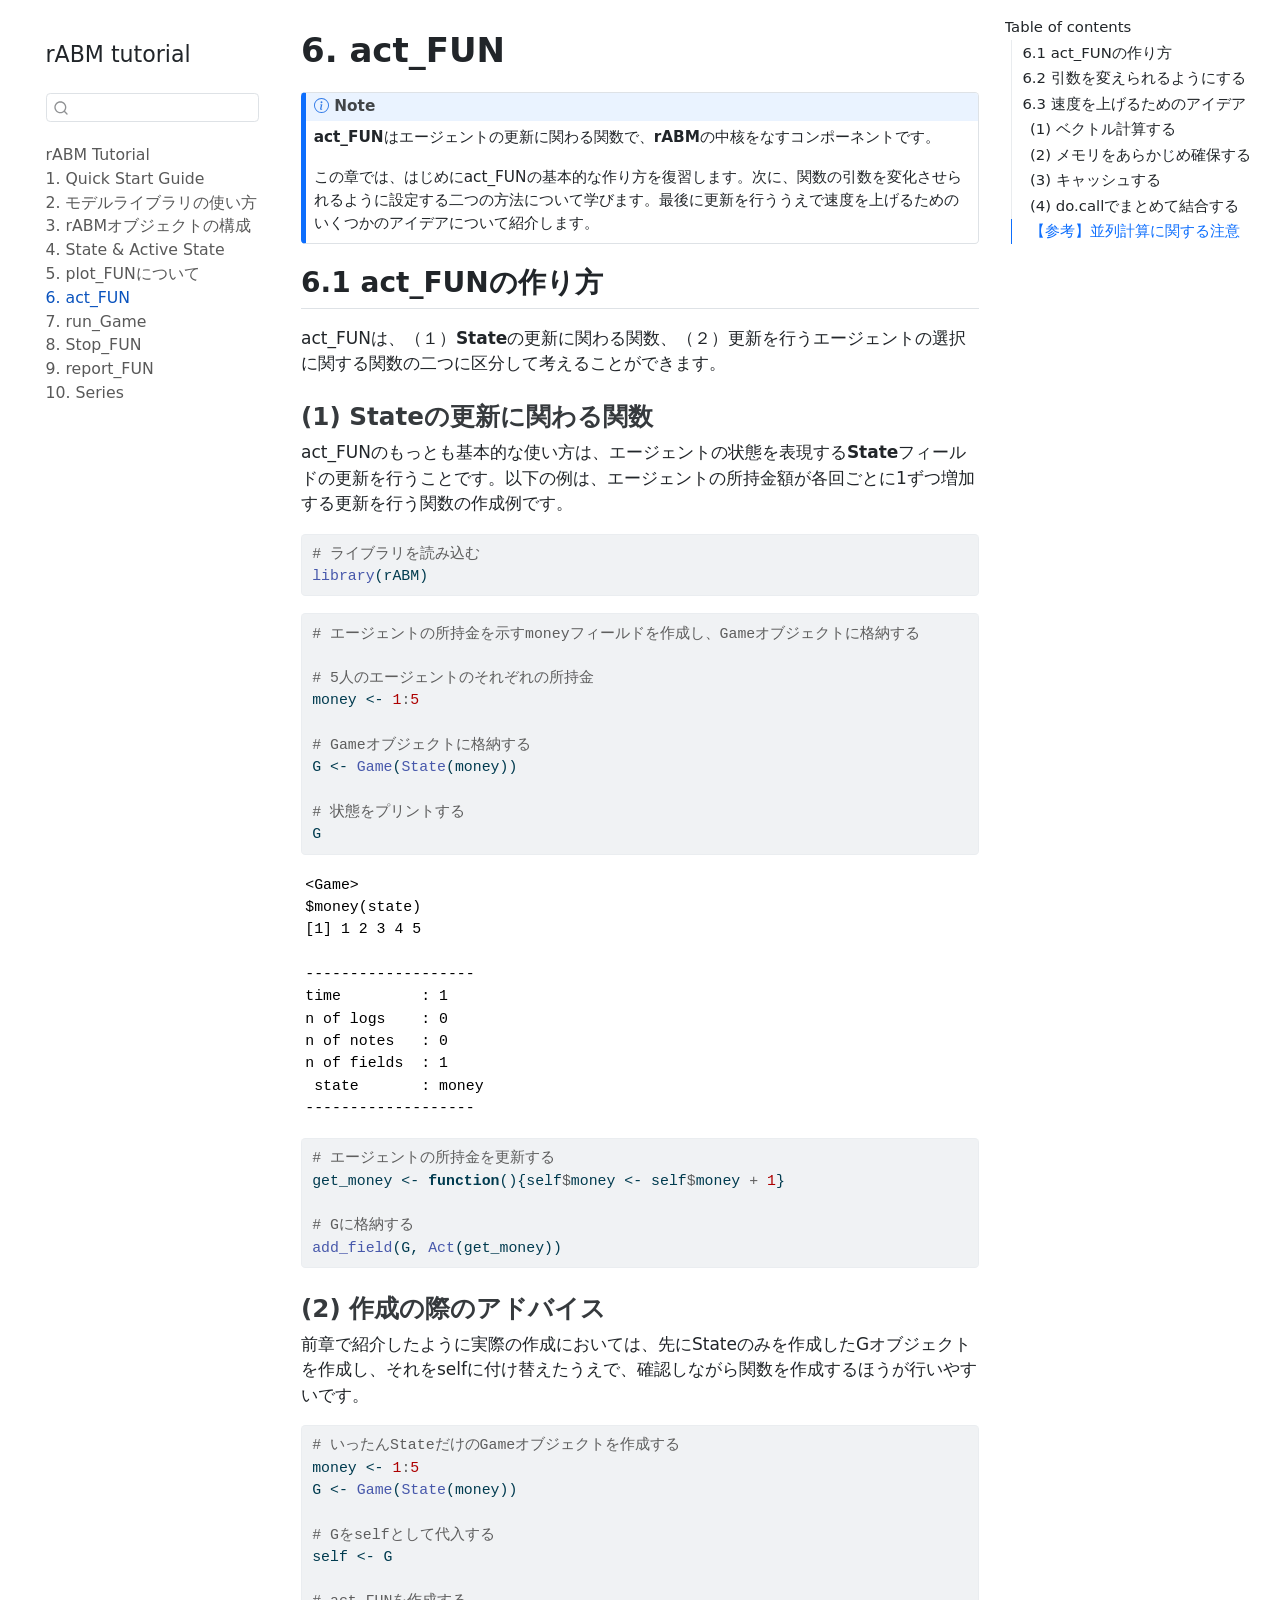
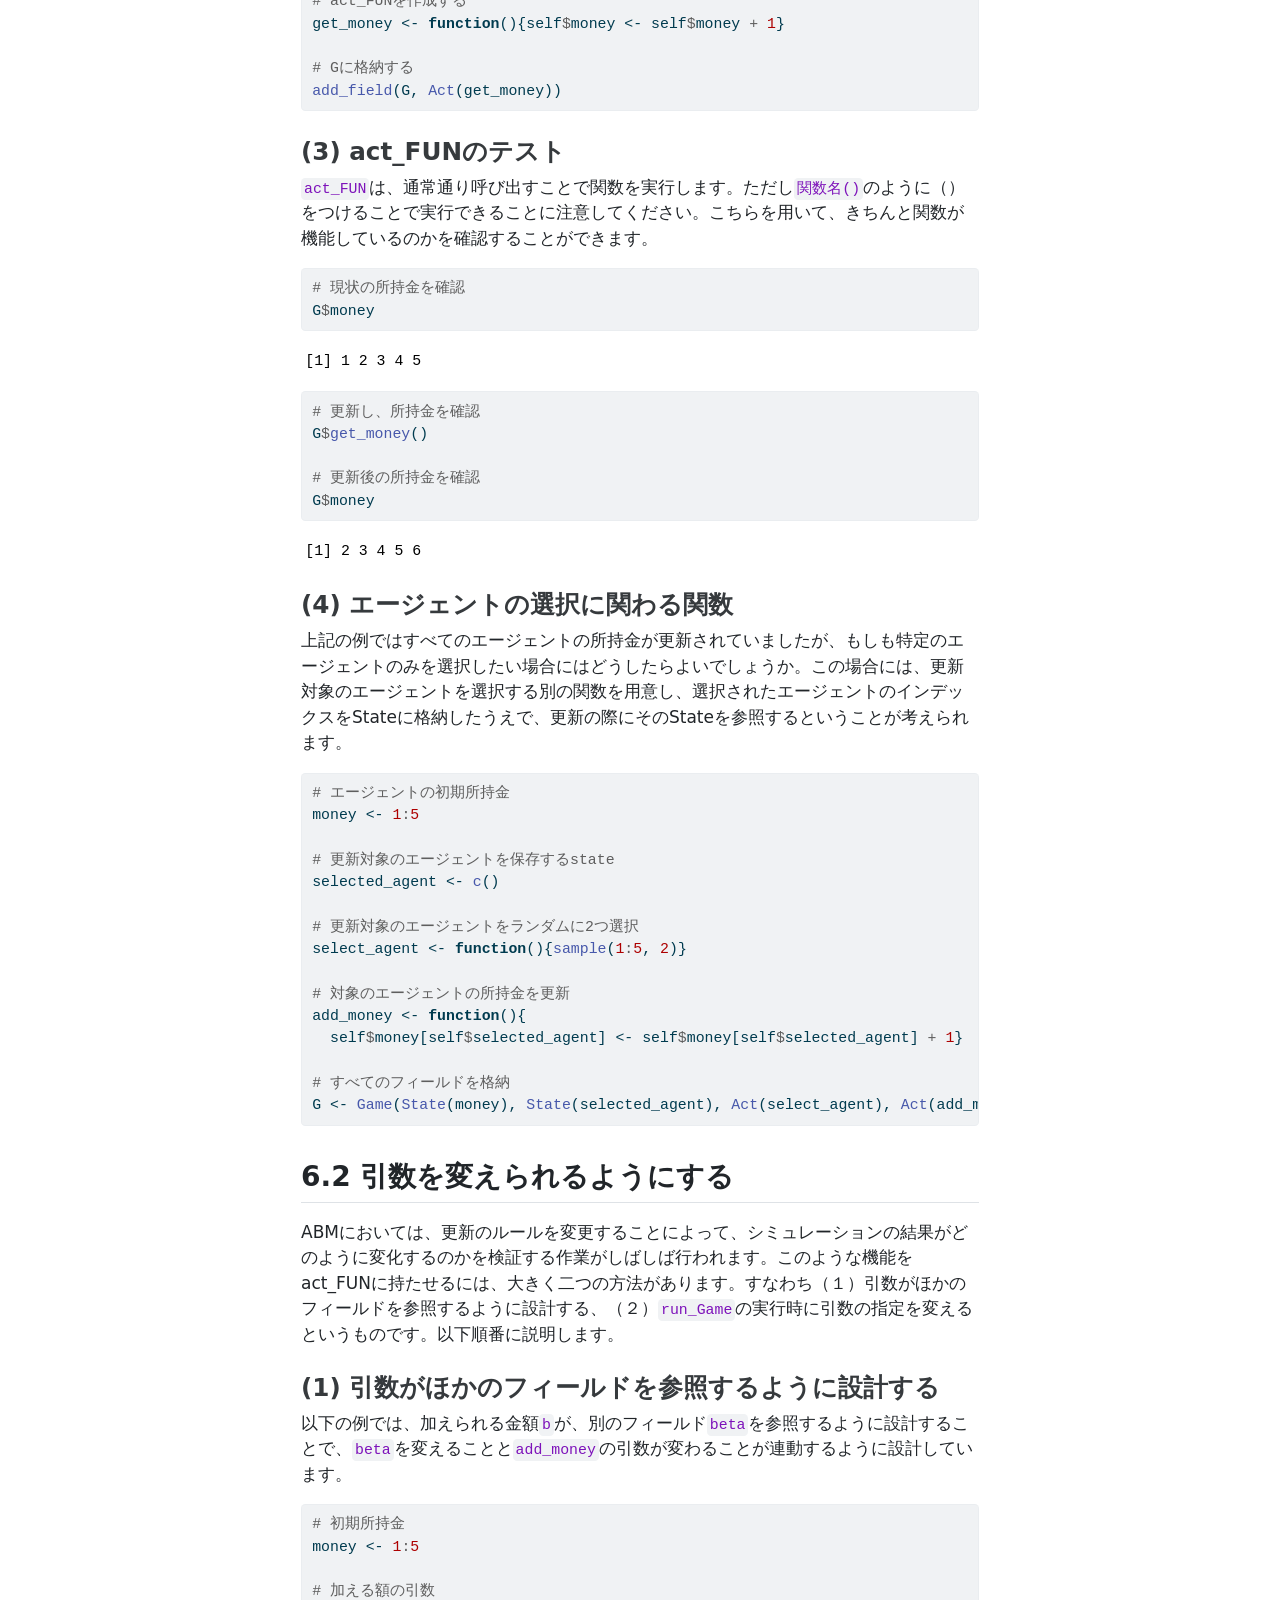
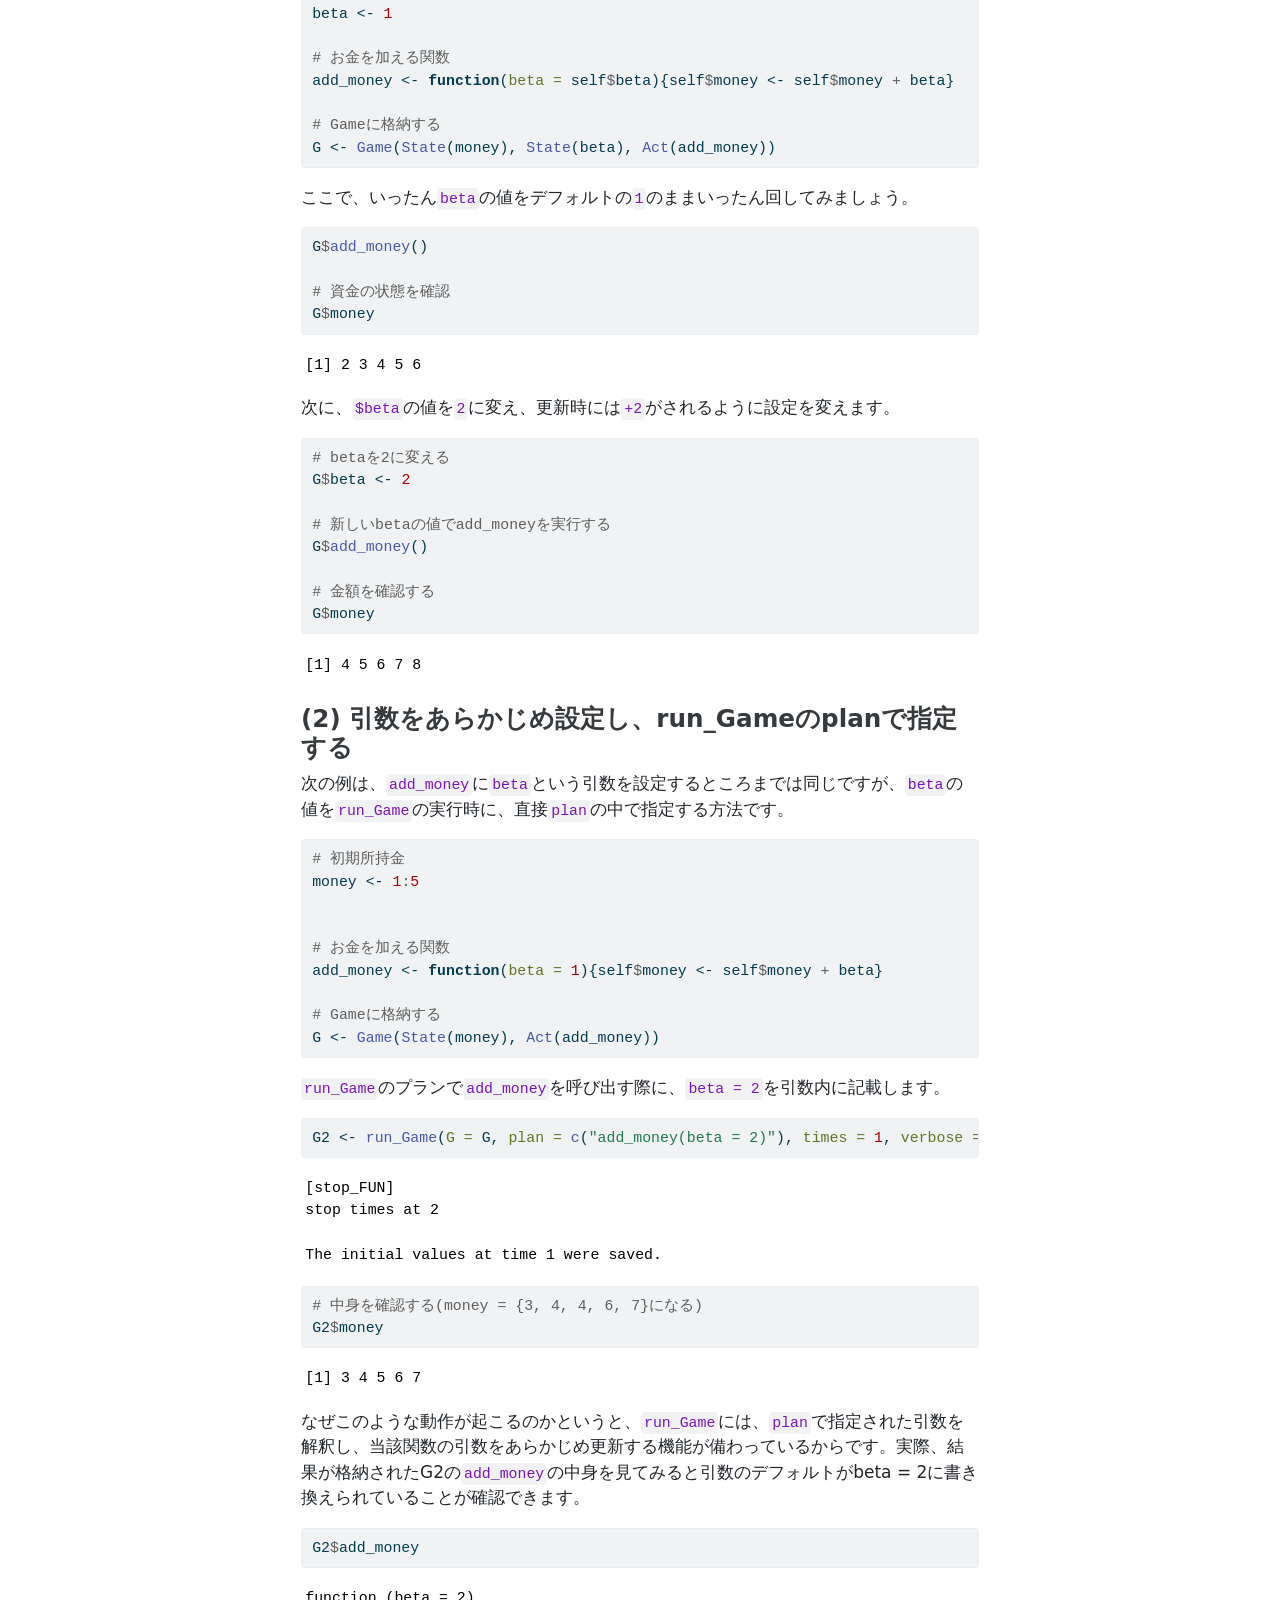
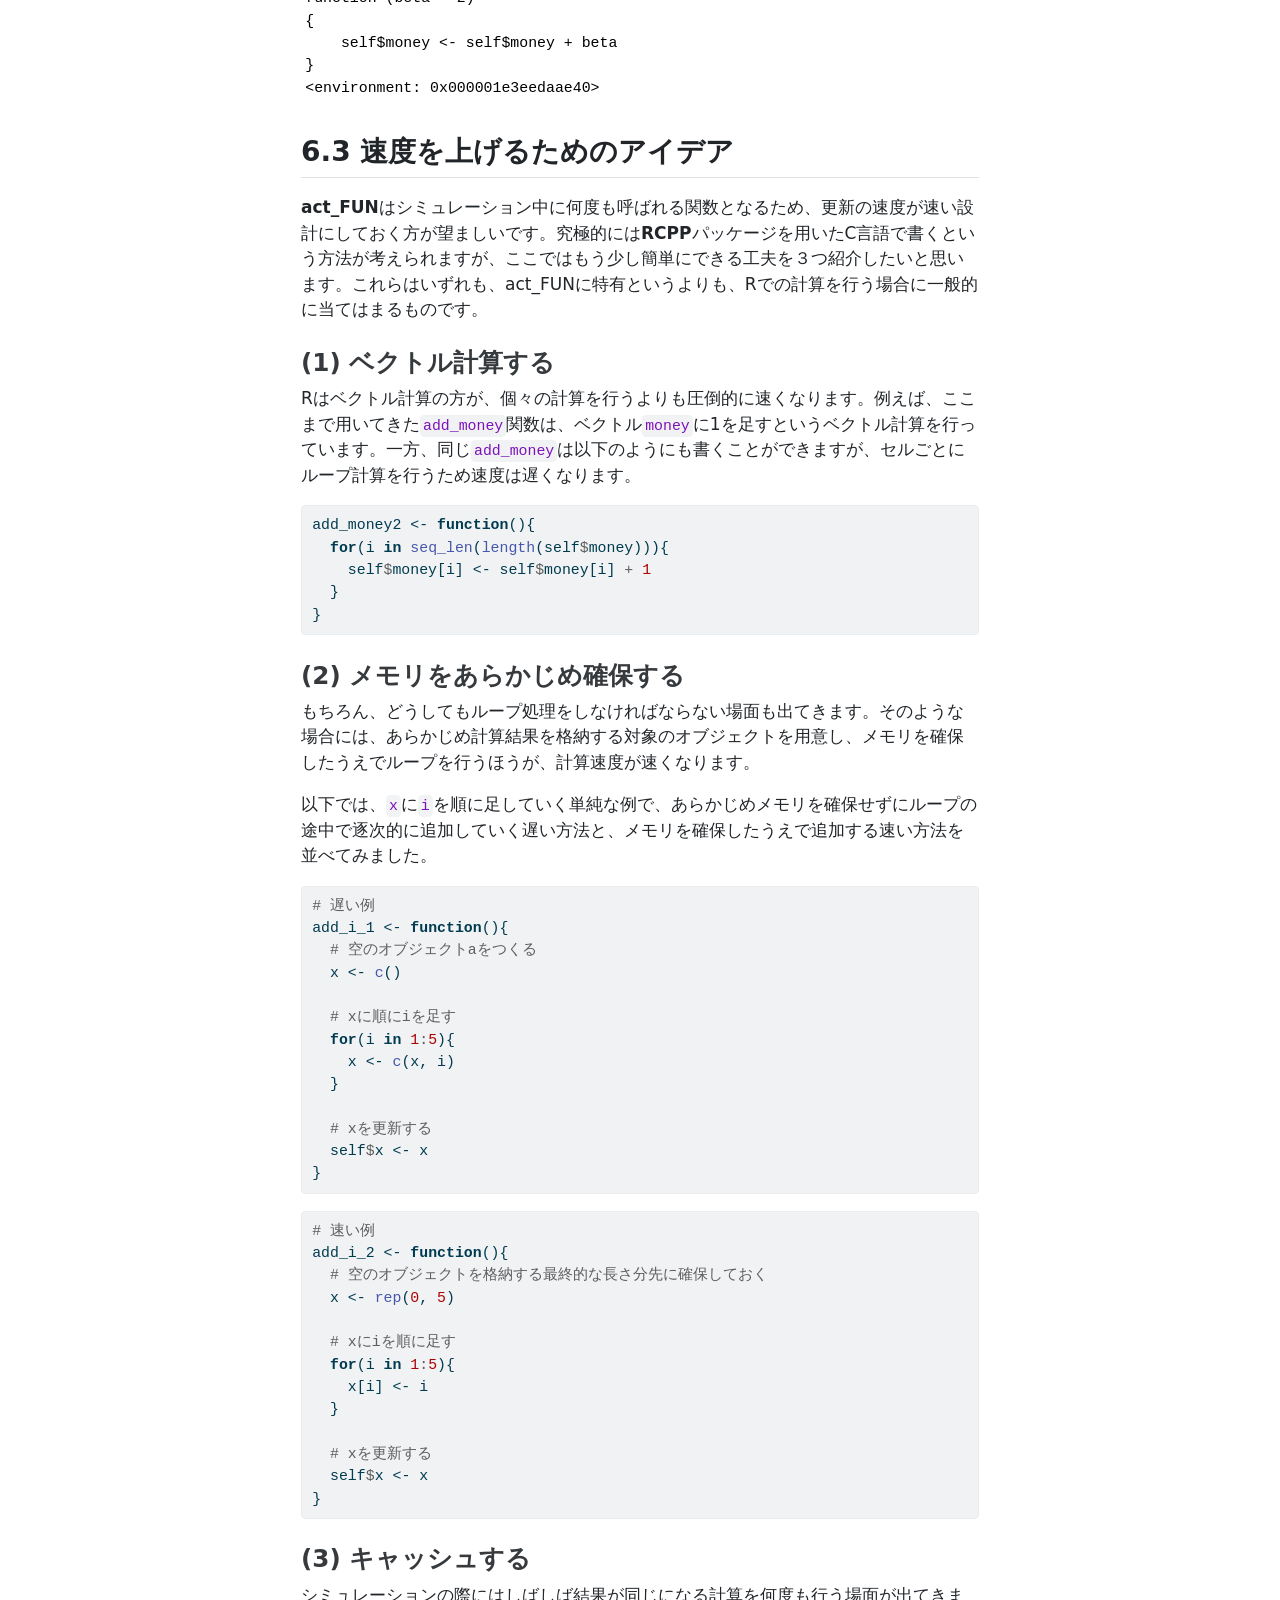
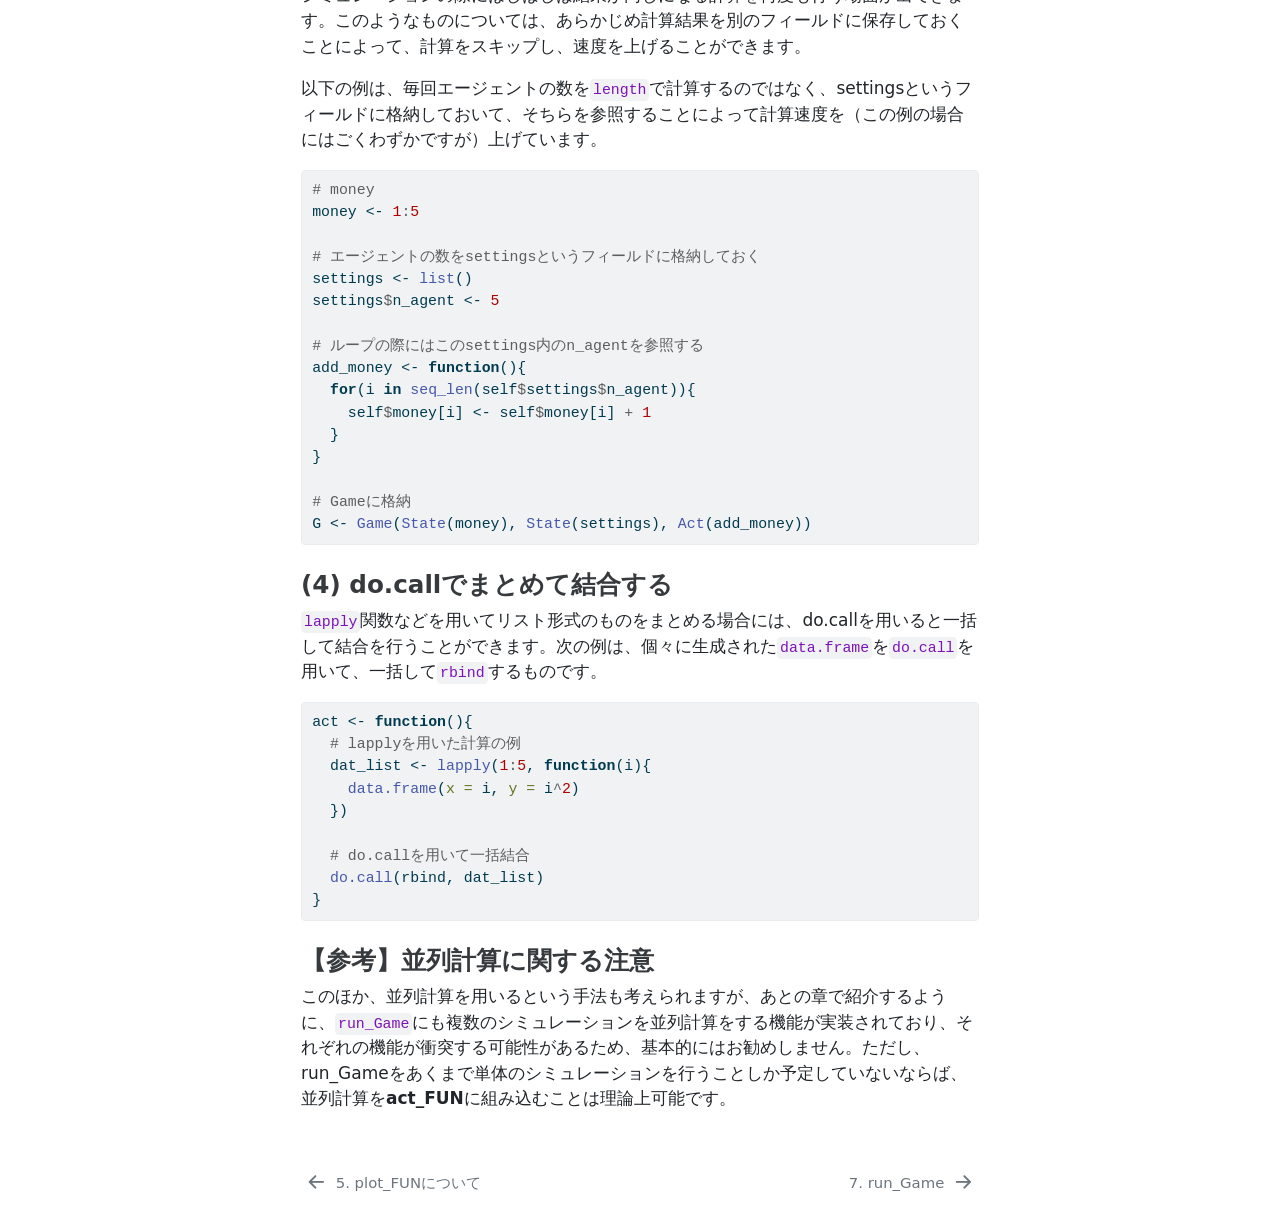
<file: docs/act_FUN_JP.html>
<!DOCTYPE html>
<html xmlns="http://www.w3.org/1999/xhtml" lang="en" xml:lang="en"><head>

<meta charset="utf-8">
<meta name="generator" content="quarto-1.8.25">

<meta name="viewport" content="width=device-width, initial-scale=1.0, user-scalable=yes">


<title>6. act_FUN – rABM tutorial</title>
<style>
code{white-space: pre-wrap;}
span.smallcaps{font-variant: small-caps;}
div.columns{display: flex; gap: min(4vw, 1.5em);}
div.column{flex: auto; overflow-x: auto;}
div.hanging-indent{margin-left: 1.5em; text-indent: -1.5em;}
ul.task-list{list-style: none;}
ul.task-list li input[type="checkbox"] {
  width: 0.8em;
  margin: 0 0.8em 0.2em -1em; /* quarto-specific, see https://github.com/quarto-dev/quarto-cli/issues/4556 */ 
  vertical-align: middle;
}
/* CSS for syntax highlighting */
html { -webkit-text-size-adjust: 100%; }
pre > code.sourceCode { white-space: pre; position: relative; }
pre > code.sourceCode > span { display: inline-block; line-height: 1.25; }
pre > code.sourceCode > span:empty { height: 1.2em; }
.sourceCode { overflow: visible; }
code.sourceCode > span { color: inherit; text-decoration: inherit; }
div.sourceCode { margin: 1em 0; }
pre.sourceCode { margin: 0; }
@media screen {
div.sourceCode { overflow: auto; }
}
@media print {
pre > code.sourceCode { white-space: pre-wrap; }
pre > code.sourceCode > span { text-indent: -5em; padding-left: 5em; }
}
pre.numberSource code
  { counter-reset: source-line 0; }
pre.numberSource code > span
  { position: relative; left: -4em; counter-increment: source-line; }
pre.numberSource code > span > a:first-child::before
  { content: counter(source-line);
    position: relative; left: -1em; text-align: right; vertical-align: baseline;
    border: none; display: inline-block;
    -webkit-touch-callout: none; -webkit-user-select: none;
    -khtml-user-select: none; -moz-user-select: none;
    -ms-user-select: none; user-select: none;
    padding: 0 4px; width: 4em;
  }
pre.numberSource { margin-left: 3em;  padding-left: 4px; }
div.sourceCode
  {   }
@media screen {
pre > code.sourceCode > span > a:first-child::before { text-decoration: underline; }
}
</style>


<script src="site_libs/quarto-nav/quarto-nav.js"></script>
<script src="site_libs/quarto-nav/headroom.min.js"></script>
<script src="site_libs/clipboard/clipboard.min.js"></script>
<script src="site_libs/quarto-search/autocomplete.umd.js"></script>
<script src="site_libs/quarto-search/fuse.min.js"></script>
<script src="site_libs/quarto-search/quarto-search.js"></script>
<meta name="quarto:offset" content="./">
<link href="./run_Game_JP.html" rel="next">
<link href="./plot_FUN_JP.html" rel="prev">
<script src="site_libs/quarto-html/quarto.js" type="module"></script>
<script src="site_libs/quarto-html/tabsets/tabsets.js" type="module"></script>
<script src="site_libs/quarto-html/axe/axe-check.js" type="module"></script>
<script src="site_libs/quarto-html/popper.min.js"></script>
<script src="site_libs/quarto-html/tippy.umd.min.js"></script>
<script src="site_libs/quarto-html/anchor.min.js"></script>
<link href="site_libs/quarto-html/tippy.css" rel="stylesheet">
<link href="site_libs/quarto-html/quarto-syntax-highlighting-7b89279ff1a6dce999919e0e67d4d9ec.css" rel="stylesheet" id="quarto-text-highlighting-styles">
<script src="site_libs/bootstrap/bootstrap.min.js"></script>
<link href="site_libs/bootstrap/bootstrap-icons.css" rel="stylesheet">
<link href="site_libs/bootstrap/bootstrap-d9ea66fcd6c317012447f26e9c021348.min.css" rel="stylesheet" append-hash="true" id="quarto-bootstrap" data-mode="light">
<script id="quarto-search-options" type="application/json">{
  "location": "sidebar",
  "copy-button": false,
  "collapse-after": 3,
  "panel-placement": "start",
  "type": "textbox",
  "limit": 50,
  "keyboard-shortcut": [
    "f",
    "/",
    "s"
  ],
  "show-item-context": false,
  "language": {
    "search-no-results-text": "No results",
    "search-matching-documents-text": "matching documents",
    "search-copy-link-title": "Copy link to search",
    "search-hide-matches-text": "Hide additional matches",
    "search-more-match-text": "more match in this document",
    "search-more-matches-text": "more matches in this document",
    "search-clear-button-title": "Clear",
    "search-text-placeholder": "",
    "search-detached-cancel-button-title": "Cancel",
    "search-submit-button-title": "Submit",
    "search-label": "Search"
  }
}</script>


</head>

<body class="nav-sidebar floating quarto-light">

<div id="quarto-search-results"></div>
  <header id="quarto-header" class="headroom fixed-top">
  <nav class="quarto-secondary-nav">
    <div class="container-fluid d-flex">
      <button type="button" class="quarto-btn-toggle btn" data-bs-toggle="collapse" role="button" data-bs-target=".quarto-sidebar-collapse-item" aria-controls="quarto-sidebar" aria-expanded="false" aria-label="Toggle sidebar navigation" onclick="if (window.quartoToggleHeadroom) { window.quartoToggleHeadroom(); }">
        <i class="bi bi-layout-text-sidebar-reverse"></i>
      </button>
        <nav class="quarto-page-breadcrumbs" aria-label="breadcrumb"><ol class="breadcrumb"><li class="breadcrumb-item"><a href="./act_FUN_JP.html"><span class="chapter-title">6. act_FUN</span></a></li></ol></nav>
        <a class="flex-grow-1" role="navigation" data-bs-toggle="collapse" data-bs-target=".quarto-sidebar-collapse-item" aria-controls="quarto-sidebar" aria-expanded="false" aria-label="Toggle sidebar navigation" onclick="if (window.quartoToggleHeadroom) { window.quartoToggleHeadroom(); }">      
        </a>
      <button type="button" class="btn quarto-search-button" aria-label="Search" onclick="window.quartoOpenSearch();">
        <i class="bi bi-search"></i>
      </button>
    </div>
  </nav>
</header>
<!-- content -->
<div id="quarto-content" class="quarto-container page-columns page-rows-contents page-layout-article">
<!-- sidebar -->
  <nav id="quarto-sidebar" class="sidebar collapse collapse-horizontal quarto-sidebar-collapse-item sidebar-navigation floating overflow-auto">
    <div class="pt-lg-2 mt-2 text-left sidebar-header sidebar-header-stacked">
      <a href="./index.html" class="sidebar-logo-link">
      </a>
    <div class="sidebar-title mb-0 py-0">
      <a href="./">rABM tutorial</a> 
    </div>
      </div>
        <div class="mt-2 flex-shrink-0 align-items-center">
        <div class="sidebar-search">
        <div id="quarto-search" class="" title="Search"></div>
        </div>
        </div>
    <div class="sidebar-menu-container"> 
    <ul class="list-unstyled mt-1">
        <li class="sidebar-item">
  <div class="sidebar-item-container"> 
  <a href="./index.html" class="sidebar-item-text sidebar-link"><span class="chapter-title">rABM Tutorial</span></a>
  </div>
</li>
        <li class="sidebar-item">
  <div class="sidebar-item-container"> 
  <a href="./quick_start_JP.html" class="sidebar-item-text sidebar-link"><span class="chapter-title">1. Quick Start Guide</span></a>
  </div>
</li>
        <li class="sidebar-item">
  <div class="sidebar-item-container"> 
  <a href="./model_library_JP.html" class="sidebar-item-text sidebar-link"><span class="chapter-title">2. モデルライブラリの使い方</span></a>
  </div>
</li>
        <li class="sidebar-item">
  <div class="sidebar-item-container"> 
  <a href="./rABM_classes_JP.html" class="sidebar-item-text sidebar-link"><span class="chapter-title">3. rABMオブジェクトの構成</span></a>
  </div>
</li>
        <li class="sidebar-item">
  <div class="sidebar-item-container"> 
  <a href="./state_JP.html" class="sidebar-item-text sidebar-link"><span class="chapter-title">4. State &amp; Active State</span></a>
  </div>
</li>
        <li class="sidebar-item">
  <div class="sidebar-item-container"> 
  <a href="./plot_FUN_JP.html" class="sidebar-item-text sidebar-link"><span class="chapter-title">5. plot_FUNについて</span></a>
  </div>
</li>
        <li class="sidebar-item">
  <div class="sidebar-item-container"> 
  <a href="./act_FUN_JP.html" class="sidebar-item-text sidebar-link active"><span class="chapter-title">6. act_FUN</span></a>
  </div>
</li>
        <li class="sidebar-item">
  <div class="sidebar-item-container"> 
  <a href="./run_Game_JP.html" class="sidebar-item-text sidebar-link"><span class="chapter-title">7. run_Game</span></a>
  </div>
</li>
        <li class="sidebar-item">
  <div class="sidebar-item-container"> 
  <a href="./stop_FUN_JP.html" class="sidebar-item-text sidebar-link"><span class="chapter-title">8. Stop_FUN</span></a>
  </div>
</li>
        <li class="sidebar-item">
  <div class="sidebar-item-container"> 
  <a href="./report_FUN_JP.html" class="sidebar-item-text sidebar-link"><span class="chapter-title">9. report_FUN</span></a>
  </div>
</li>
        <li class="sidebar-item">
  <div class="sidebar-item-container"> 
  <a href="./Series_JP.html" class="sidebar-item-text sidebar-link"><span class="chapter-title">10. Series</span></a>
  </div>
</li>
    </ul>
    </div>
</nav>
<div id="quarto-sidebar-glass" class="quarto-sidebar-collapse-item" data-bs-toggle="collapse" data-bs-target=".quarto-sidebar-collapse-item"></div>
<!-- margin-sidebar -->
    <div id="quarto-margin-sidebar" class="sidebar margin-sidebar">
        <nav id="TOC" role="doc-toc" class="toc-active">
    <h2 id="toc-title">Table of contents</h2>
   
  <ul>
  <li><a href="#act_funの作り方" id="toc-act_funの作り方" class="nav-link active" data-scroll-target="#act_funの作り方">6.1 act_FUNの作り方</a>
  <ul class="collapse">
  <li><a href="#stateの更新に関わる関数" id="toc-stateの更新に関わる関数" class="nav-link" data-scroll-target="#stateの更新に関わる関数">(1) Stateの更新に関わる関数</a></li>
  <li><a href="#作成の際のアドバイス" id="toc-作成の際のアドバイス" class="nav-link" data-scroll-target="#作成の際のアドバイス">(2) 作成の際のアドバイス</a></li>
  <li><a href="#act_funのテスト" id="toc-act_funのテスト" class="nav-link" data-scroll-target="#act_funのテスト">(3) act_FUNのテスト</a></li>
  <li><a href="#エージェントの選択に関わる関数" id="toc-エージェントの選択に関わる関数" class="nav-link" data-scroll-target="#エージェントの選択に関わる関数">(4) エージェントの選択に関わる関数</a></li>
  </ul></li>
  <li><a href="#引数を変えられるようにする" id="toc-引数を変えられるようにする" class="nav-link" data-scroll-target="#引数を変えられるようにする">6.2 引数を変えられるようにする</a>
  <ul class="collapse">
  <li><a href="#引数がほかのフィールドを参照するように設計する" id="toc-引数がほかのフィールドを参照するように設計する" class="nav-link" data-scroll-target="#引数がほかのフィールドを参照するように設計する">(1) 引数がほかのフィールドを参照するように設計する</a></li>
  <li><a href="#引数をあらかじめ設定しrun_gameのplanで指定する" id="toc-引数をあらかじめ設定しrun_gameのplanで指定する" class="nav-link" data-scroll-target="#引数をあらかじめ設定しrun_gameのplanで指定する">(2) 引数をあらかじめ設定し、run_Gameのplanで指定する</a></li>
  </ul></li>
  <li><a href="#速度を上げるためのアイデア" id="toc-速度を上げるためのアイデア" class="nav-link" data-scroll-target="#速度を上げるためのアイデア">6.3 速度を上げるためのアイデア</a>
  <ul class="collapse">
  <li><a href="#ベクトル計算する" id="toc-ベクトル計算する" class="nav-link" data-scroll-target="#ベクトル計算する">(1) ベクトル計算する</a></li>
  <li><a href="#メモリをあらかじめ確保する" id="toc-メモリをあらかじめ確保する" class="nav-link" data-scroll-target="#メモリをあらかじめ確保する">(2) メモリをあらかじめ確保する</a></li>
  <li><a href="#キャッシュする" id="toc-キャッシュする" class="nav-link" data-scroll-target="#キャッシュする">(3) キャッシュする</a></li>
  <li><a href="#do.callでまとめて結合する" id="toc-do.callでまとめて結合する" class="nav-link" data-scroll-target="#do.callでまとめて結合する">(4) do.callでまとめて結合する</a></li>
  <li><a href="#参考並列計算に関する注意" id="toc-参考並列計算に関する注意" class="nav-link" data-scroll-target="#参考並列計算に関する注意">【参考】並列計算に関する注意</a></li>
  </ul></li>
  </ul>
</nav>
    </div>
<!-- main -->
<main class="content" id="quarto-document-content">

<header id="title-block-header" class="quarto-title-block default">
<div class="quarto-title">
<h1 class="title"><span class="chapter-title">6. act_FUN</span></h1>
</div>



<div class="quarto-title-meta">

    
  
    
  </div>
  


</header>


<div class="callout callout-style-default callout-note callout-titled">
<div class="callout-header d-flex align-content-center">
<div class="callout-icon-container">
<i class="callout-icon"></i>
</div>
<div class="callout-title-container flex-fill">
Note
</div>
</div>
<div class="callout-body-container callout-body">
<p><strong>act_FUN</strong>はエージェントの更新に関わる関数で、<strong>rABM</strong>の中核をなすコンポーネントです。</p>
<p>この章では、はじめにact_FUNの基本的な作り方を復習します。次に、関数の引数を変化させられるように設定する二つの方法について学びます。最後に更新を行ううえで速度を上げるためのいくつかのアイデアについて紹介します。</p>
</div>
</div>
<section id="act_funの作り方" class="level2">
<h2 class="anchored" data-anchor-id="act_funの作り方">6.1 act_FUNの作り方</h2>
<p>act_FUNは、（１）<strong>State</strong>の更新に関わる関数、（２）更新を行うエージェントの選択に関する関数の二つに区分して考えることができます。</p>
<section id="stateの更新に関わる関数" class="level3">
<h3 class="anchored" data-anchor-id="stateの更新に関わる関数">(1) Stateの更新に関わる関数</h3>
<p>act_FUNのもっとも基本的な使い方は、エージェントの状態を表現する<strong>State</strong>フィールドの更新を行うことです。以下の例は、エージェントの所持金額が各回ごとに1ずつ増加する更新を行う関数の作成例です。</p>
<div class="cell">
<div class="code-copy-outer-scaffold"><div class="sourceCode cell-code" id="cb1"><pre class="sourceCode r code-with-copy"><code class="sourceCode r"><span id="cb1-1"><a href="#cb1-1" aria-hidden="true" tabindex="-1"></a><span class="co"># ライブラリを読み込む</span></span>
<span id="cb1-2"><a href="#cb1-2" aria-hidden="true" tabindex="-1"></a><span class="fu">library</span>(rABM)</span></code></pre></div><button title="Copy to Clipboard" class="code-copy-button"><i class="bi"></i></button></div>
</div>
<div class="cell">
<div class="code-copy-outer-scaffold"><div class="sourceCode cell-code" id="cb2"><pre class="sourceCode r code-with-copy"><code class="sourceCode r"><span id="cb2-1"><a href="#cb2-1" aria-hidden="true" tabindex="-1"></a><span class="co"># エージェントの所持金を示すmoneyフィールドを作成し、Gameオブジェクトに格納する</span></span>
<span id="cb2-2"><a href="#cb2-2" aria-hidden="true" tabindex="-1"></a></span>
<span id="cb2-3"><a href="#cb2-3" aria-hidden="true" tabindex="-1"></a><span class="co"># 5人のエージェントのそれぞれの所持金</span></span>
<span id="cb2-4"><a href="#cb2-4" aria-hidden="true" tabindex="-1"></a>money <span class="ot">&lt;-</span> <span class="dv">1</span><span class="sc">:</span><span class="dv">5</span></span>
<span id="cb2-5"><a href="#cb2-5" aria-hidden="true" tabindex="-1"></a></span>
<span id="cb2-6"><a href="#cb2-6" aria-hidden="true" tabindex="-1"></a><span class="co"># Gameオブジェクトに格納する</span></span>
<span id="cb2-7"><a href="#cb2-7" aria-hidden="true" tabindex="-1"></a>G <span class="ot">&lt;-</span> <span class="fu">Game</span>(<span class="fu">State</span>(money))</span>
<span id="cb2-8"><a href="#cb2-8" aria-hidden="true" tabindex="-1"></a></span>
<span id="cb2-9"><a href="#cb2-9" aria-hidden="true" tabindex="-1"></a><span class="co"># 状態をプリントする</span></span>
<span id="cb2-10"><a href="#cb2-10" aria-hidden="true" tabindex="-1"></a>G</span></code></pre></div><button title="Copy to Clipboard" class="code-copy-button"><i class="bi"></i></button></div>
<div class="cell-output cell-output-stdout">
<pre><code>&lt;Game&gt;
$money(state)
[1] 1 2 3 4 5

------------------- 
time         : 1 
n of logs    : 0 
n of notes   : 0 
n of fields  : 1 
 state       : money
------------------- </code></pre>
</div>
</div>
<div class="cell">
<div class="code-copy-outer-scaffold"><div class="sourceCode cell-code" id="cb4"><pre class="sourceCode r code-with-copy"><code class="sourceCode r"><span id="cb4-1"><a href="#cb4-1" aria-hidden="true" tabindex="-1"></a><span class="co"># エージェントの所持金を更新する</span></span>
<span id="cb4-2"><a href="#cb4-2" aria-hidden="true" tabindex="-1"></a>get_money <span class="ot">&lt;-</span> <span class="cf">function</span>(){self<span class="sc">$</span>money <span class="ot">&lt;-</span> self<span class="sc">$</span>money <span class="sc">+</span> <span class="dv">1</span>}</span>
<span id="cb4-3"><a href="#cb4-3" aria-hidden="true" tabindex="-1"></a></span>
<span id="cb4-4"><a href="#cb4-4" aria-hidden="true" tabindex="-1"></a><span class="co"># Gに格納する</span></span>
<span id="cb4-5"><a href="#cb4-5" aria-hidden="true" tabindex="-1"></a><span class="fu">add_field</span>(G, <span class="fu">Act</span>(get_money))</span></code></pre></div><button title="Copy to Clipboard" class="code-copy-button"><i class="bi"></i></button></div>
</div>
</section>
<section id="作成の際のアドバイス" class="level3">
<h3 class="anchored" data-anchor-id="作成の際のアドバイス">(2) 作成の際のアドバイス</h3>
<p>前章で紹介したように実際の作成においては、先にStateのみを作成したGオブジェクトを作成し、それをselfに付け替えたうえで、確認しながら関数を作成するほうが行いやすいです。</p>
<div class="cell">
<div class="code-copy-outer-scaffold"><div class="sourceCode cell-code" id="cb5"><pre class="sourceCode r code-with-copy"><code class="sourceCode r"><span id="cb5-1"><a href="#cb5-1" aria-hidden="true" tabindex="-1"></a><span class="co"># いったんStateだけのGameオブジェクトを作成する</span></span>
<span id="cb5-2"><a href="#cb5-2" aria-hidden="true" tabindex="-1"></a>money <span class="ot">&lt;-</span> <span class="dv">1</span><span class="sc">:</span><span class="dv">5</span></span>
<span id="cb5-3"><a href="#cb5-3" aria-hidden="true" tabindex="-1"></a>G <span class="ot">&lt;-</span> <span class="fu">Game</span>(<span class="fu">State</span>(money))</span>
<span id="cb5-4"><a href="#cb5-4" aria-hidden="true" tabindex="-1"></a></span>
<span id="cb5-5"><a href="#cb5-5" aria-hidden="true" tabindex="-1"></a><span class="co"># Gをselfとして代入する</span></span>
<span id="cb5-6"><a href="#cb5-6" aria-hidden="true" tabindex="-1"></a>self <span class="ot">&lt;-</span> G</span>
<span id="cb5-7"><a href="#cb5-7" aria-hidden="true" tabindex="-1"></a></span>
<span id="cb5-8"><a href="#cb5-8" aria-hidden="true" tabindex="-1"></a><span class="co"># act_FUNを作成する</span></span>
<span id="cb5-9"><a href="#cb5-9" aria-hidden="true" tabindex="-1"></a>get_money <span class="ot">&lt;-</span> <span class="cf">function</span>(){self<span class="sc">$</span>money <span class="ot">&lt;-</span> self<span class="sc">$</span>money <span class="sc">+</span> <span class="dv">1</span>}</span>
<span id="cb5-10"><a href="#cb5-10" aria-hidden="true" tabindex="-1"></a></span>
<span id="cb5-11"><a href="#cb5-11" aria-hidden="true" tabindex="-1"></a><span class="co"># Gに格納する</span></span>
<span id="cb5-12"><a href="#cb5-12" aria-hidden="true" tabindex="-1"></a><span class="fu">add_field</span>(G, <span class="fu">Act</span>(get_money))</span></code></pre></div><button title="Copy to Clipboard" class="code-copy-button"><i class="bi"></i></button></div>
</div>
</section>
<section id="act_funのテスト" class="level3">
<h3 class="anchored" data-anchor-id="act_funのテスト">(3) act_FUNのテスト</h3>
<p><code>act_FUN</code>は、通常通り呼び出すことで関数を実行します。ただし<code>関数名()</code>のように（）をつけることで実行できることに注意してください。こちらを用いて、きちんと関数が機能しているのかを確認することができます。</p>
<div class="cell">
<div class="code-copy-outer-scaffold"><div class="sourceCode cell-code" id="cb6"><pre class="sourceCode r code-with-copy"><code class="sourceCode r"><span id="cb6-1"><a href="#cb6-1" aria-hidden="true" tabindex="-1"></a><span class="co"># 現状の所持金を確認</span></span>
<span id="cb6-2"><a href="#cb6-2" aria-hidden="true" tabindex="-1"></a>G<span class="sc">$</span>money</span></code></pre></div><button title="Copy to Clipboard" class="code-copy-button"><i class="bi"></i></button></div>
<div class="cell-output cell-output-stdout">
<pre><code>[1] 1 2 3 4 5</code></pre>
</div>
</div>
<div class="cell">
<div class="code-copy-outer-scaffold"><div class="sourceCode cell-code" id="cb8"><pre class="sourceCode r code-with-copy"><code class="sourceCode r"><span id="cb8-1"><a href="#cb8-1" aria-hidden="true" tabindex="-1"></a><span class="co"># 更新し、所持金を確認</span></span>
<span id="cb8-2"><a href="#cb8-2" aria-hidden="true" tabindex="-1"></a>G<span class="sc">$</span><span class="fu">get_money</span>()</span>
<span id="cb8-3"><a href="#cb8-3" aria-hidden="true" tabindex="-1"></a></span>
<span id="cb8-4"><a href="#cb8-4" aria-hidden="true" tabindex="-1"></a><span class="co"># 更新後の所持金を確認</span></span>
<span id="cb8-5"><a href="#cb8-5" aria-hidden="true" tabindex="-1"></a>G<span class="sc">$</span>money</span></code></pre></div><button title="Copy to Clipboard" class="code-copy-button"><i class="bi"></i></button></div>
<div class="cell-output cell-output-stdout">
<pre><code>[1] 2 3 4 5 6</code></pre>
</div>
</div>
</section>
<section id="エージェントの選択に関わる関数" class="level3">
<h3 class="anchored" data-anchor-id="エージェントの選択に関わる関数">(4) エージェントの選択に関わる関数</h3>
<p>上記の例ではすべてのエージェントの所持金が更新されていましたが、もしも特定のエージェントのみを選択したい場合にはどうしたらよいでしょうか。この場合には、更新対象のエージェントを選択する別の関数を用意し、選択されたエージェントのインデックスをStateに格納したうえで、更新の際にそのStateを参照するということが考えられます。</p>
<div class="cell">
<div class="code-copy-outer-scaffold"><div class="sourceCode cell-code" id="cb10"><pre class="sourceCode r code-with-copy"><code class="sourceCode r"><span id="cb10-1"><a href="#cb10-1" aria-hidden="true" tabindex="-1"></a><span class="co"># エージェントの初期所持金</span></span>
<span id="cb10-2"><a href="#cb10-2" aria-hidden="true" tabindex="-1"></a>money <span class="ot">&lt;-</span> <span class="dv">1</span><span class="sc">:</span><span class="dv">5</span></span>
<span id="cb10-3"><a href="#cb10-3" aria-hidden="true" tabindex="-1"></a></span>
<span id="cb10-4"><a href="#cb10-4" aria-hidden="true" tabindex="-1"></a><span class="co"># 更新対象のエージェントを保存するstate</span></span>
<span id="cb10-5"><a href="#cb10-5" aria-hidden="true" tabindex="-1"></a>selected_agent <span class="ot">&lt;-</span> <span class="fu">c</span>()</span>
<span id="cb10-6"><a href="#cb10-6" aria-hidden="true" tabindex="-1"></a></span>
<span id="cb10-7"><a href="#cb10-7" aria-hidden="true" tabindex="-1"></a><span class="co"># 更新対象のエージェントをランダムに2つ選択</span></span>
<span id="cb10-8"><a href="#cb10-8" aria-hidden="true" tabindex="-1"></a>select_agent <span class="ot">&lt;-</span> <span class="cf">function</span>(){<span class="fu">sample</span>(<span class="dv">1</span><span class="sc">:</span><span class="dv">5</span>, <span class="dv">2</span>)}</span>
<span id="cb10-9"><a href="#cb10-9" aria-hidden="true" tabindex="-1"></a></span>
<span id="cb10-10"><a href="#cb10-10" aria-hidden="true" tabindex="-1"></a><span class="co"># 対象のエージェントの所持金を更新</span></span>
<span id="cb10-11"><a href="#cb10-11" aria-hidden="true" tabindex="-1"></a>add_money <span class="ot">&lt;-</span> <span class="cf">function</span>(){</span>
<span id="cb10-12"><a href="#cb10-12" aria-hidden="true" tabindex="-1"></a>  self<span class="sc">$</span>money[self<span class="sc">$</span>selected_agent] <span class="ot">&lt;-</span> self<span class="sc">$</span>money[self<span class="sc">$</span>selected_agent] <span class="sc">+</span> <span class="dv">1</span>}</span>
<span id="cb10-13"><a href="#cb10-13" aria-hidden="true" tabindex="-1"></a></span>
<span id="cb10-14"><a href="#cb10-14" aria-hidden="true" tabindex="-1"></a><span class="co"># すべてのフィールドを格納</span></span>
<span id="cb10-15"><a href="#cb10-15" aria-hidden="true" tabindex="-1"></a>G <span class="ot">&lt;-</span> <span class="fu">Game</span>(<span class="fu">State</span>(money), <span class="fu">State</span>(selected_agent), <span class="fu">Act</span>(select_agent), <span class="fu">Act</span>(add_money))</span></code></pre></div><button title="Copy to Clipboard" class="code-copy-button"><i class="bi"></i></button></div>
</div>
</section>
</section>
<section id="引数を変えられるようにする" class="level2">
<h2 class="anchored" data-anchor-id="引数を変えられるようにする">6.2 引数を変えられるようにする</h2>
<p>ABMにおいては、更新のルールを変更することによって、シミュレーションの結果がどのように変化するのかを検証する作業がしばしば行われます。このような機能をact_FUNに持たせるには、大きく二つの方法があります。すなわち（１）引数がほかのフィールドを参照するように設計する、（２）<code>run_Game</code>の実行時に引数の指定を変えるというものです。以下順番に説明します。</p>
<section id="引数がほかのフィールドを参照するように設計する" class="level3">
<h3 class="anchored" data-anchor-id="引数がほかのフィールドを参照するように設計する">(1) 引数がほかのフィールドを参照するように設計する</h3>
<p>以下の例では、加えられる金額<code>b</code>が、別のフィールド<code>beta</code>を参照するように設計することで、<code>beta</code>を変えることと<code>add_money</code>の引数が変わることが連動するように設計しています。</p>
<div class="cell">
<div class="code-copy-outer-scaffold"><div class="sourceCode cell-code" id="cb11"><pre class="sourceCode r code-with-copy"><code class="sourceCode r"><span id="cb11-1"><a href="#cb11-1" aria-hidden="true" tabindex="-1"></a><span class="co"># 初期所持金</span></span>
<span id="cb11-2"><a href="#cb11-2" aria-hidden="true" tabindex="-1"></a>money <span class="ot">&lt;-</span> <span class="dv">1</span><span class="sc">:</span><span class="dv">5</span></span>
<span id="cb11-3"><a href="#cb11-3" aria-hidden="true" tabindex="-1"></a></span>
<span id="cb11-4"><a href="#cb11-4" aria-hidden="true" tabindex="-1"></a><span class="co"># 加える額の引数</span></span>
<span id="cb11-5"><a href="#cb11-5" aria-hidden="true" tabindex="-1"></a>beta <span class="ot">&lt;-</span> <span class="dv">1</span></span>
<span id="cb11-6"><a href="#cb11-6" aria-hidden="true" tabindex="-1"></a></span>
<span id="cb11-7"><a href="#cb11-7" aria-hidden="true" tabindex="-1"></a><span class="co"># お金を加える関数</span></span>
<span id="cb11-8"><a href="#cb11-8" aria-hidden="true" tabindex="-1"></a>add_money <span class="ot">&lt;-</span> <span class="cf">function</span>(<span class="at">beta =</span> self<span class="sc">$</span>beta){self<span class="sc">$</span>money <span class="ot">&lt;-</span> self<span class="sc">$</span>money <span class="sc">+</span> beta}</span>
<span id="cb11-9"><a href="#cb11-9" aria-hidden="true" tabindex="-1"></a></span>
<span id="cb11-10"><a href="#cb11-10" aria-hidden="true" tabindex="-1"></a><span class="co"># Gameに格納する</span></span>
<span id="cb11-11"><a href="#cb11-11" aria-hidden="true" tabindex="-1"></a>G <span class="ot">&lt;-</span> <span class="fu">Game</span>(<span class="fu">State</span>(money), <span class="fu">State</span>(beta), <span class="fu">Act</span>(add_money))</span></code></pre></div><button title="Copy to Clipboard" class="code-copy-button"><i class="bi"></i></button></div>
</div>
<p>ここで、いったん<code>beta</code>の値をデフォルトの<code>1</code>のままいったん回してみましょう。</p>
<div class="cell">
<div class="code-copy-outer-scaffold"><div class="sourceCode cell-code" id="cb12"><pre class="sourceCode r code-with-copy"><code class="sourceCode r"><span id="cb12-1"><a href="#cb12-1" aria-hidden="true" tabindex="-1"></a>G<span class="sc">$</span><span class="fu">add_money</span>()</span>
<span id="cb12-2"><a href="#cb12-2" aria-hidden="true" tabindex="-1"></a></span>
<span id="cb12-3"><a href="#cb12-3" aria-hidden="true" tabindex="-1"></a><span class="co"># 資金の状態を確認</span></span>
<span id="cb12-4"><a href="#cb12-4" aria-hidden="true" tabindex="-1"></a>G<span class="sc">$</span>money</span></code></pre></div><button title="Copy to Clipboard" class="code-copy-button"><i class="bi"></i></button></div>
<div class="cell-output cell-output-stdout">
<pre><code>[1] 2 3 4 5 6</code></pre>
</div>
</div>
<p>次に、<code>$beta</code>の値を<code>2</code>に変え、更新時には<code>+2</code>がされるように設定を変えます。</p>
<div class="cell">
<div class="code-copy-outer-scaffold"><div class="sourceCode cell-code" id="cb14"><pre class="sourceCode r code-with-copy"><code class="sourceCode r"><span id="cb14-1"><a href="#cb14-1" aria-hidden="true" tabindex="-1"></a><span class="co"># betaを2に変える</span></span>
<span id="cb14-2"><a href="#cb14-2" aria-hidden="true" tabindex="-1"></a>G<span class="sc">$</span>beta <span class="ot">&lt;-</span> <span class="dv">2</span></span>
<span id="cb14-3"><a href="#cb14-3" aria-hidden="true" tabindex="-1"></a></span>
<span id="cb14-4"><a href="#cb14-4" aria-hidden="true" tabindex="-1"></a><span class="co"># 新しいbetaの値でadd_moneyを実行する</span></span>
<span id="cb14-5"><a href="#cb14-5" aria-hidden="true" tabindex="-1"></a>G<span class="sc">$</span><span class="fu">add_money</span>()</span>
<span id="cb14-6"><a href="#cb14-6" aria-hidden="true" tabindex="-1"></a></span>
<span id="cb14-7"><a href="#cb14-7" aria-hidden="true" tabindex="-1"></a><span class="co"># 金額を確認する</span></span>
<span id="cb14-8"><a href="#cb14-8" aria-hidden="true" tabindex="-1"></a>G<span class="sc">$</span>money</span></code></pre></div><button title="Copy to Clipboard" class="code-copy-button"><i class="bi"></i></button></div>
<div class="cell-output cell-output-stdout">
<pre><code>[1] 4 5 6 7 8</code></pre>
</div>
</div>
</section>
<section id="引数をあらかじめ設定しrun_gameのplanで指定する" class="level3">
<h3 class="anchored" data-anchor-id="引数をあらかじめ設定しrun_gameのplanで指定する">(2) 引数をあらかじめ設定し、run_Gameのplanで指定する</h3>
<p>次の例は、<code>add_money</code>に<code>beta</code>という引数を設定するところまでは同じですが、<code>beta</code>の値を<code>run_Game</code>の実行時に、直接<code>plan</code>の中で指定する方法です。</p>
<div class="cell">
<div class="code-copy-outer-scaffold"><div class="sourceCode cell-code" id="cb16"><pre class="sourceCode r code-with-copy"><code class="sourceCode r"><span id="cb16-1"><a href="#cb16-1" aria-hidden="true" tabindex="-1"></a><span class="co"># 初期所持金</span></span>
<span id="cb16-2"><a href="#cb16-2" aria-hidden="true" tabindex="-1"></a>money <span class="ot">&lt;-</span> <span class="dv">1</span><span class="sc">:</span><span class="dv">5</span></span>
<span id="cb16-3"><a href="#cb16-3" aria-hidden="true" tabindex="-1"></a></span>
<span id="cb16-4"><a href="#cb16-4" aria-hidden="true" tabindex="-1"></a></span>
<span id="cb16-5"><a href="#cb16-5" aria-hidden="true" tabindex="-1"></a><span class="co"># お金を加える関数</span></span>
<span id="cb16-6"><a href="#cb16-6" aria-hidden="true" tabindex="-1"></a>add_money <span class="ot">&lt;-</span> <span class="cf">function</span>(<span class="at">beta =</span> <span class="dv">1</span>){self<span class="sc">$</span>money <span class="ot">&lt;-</span> self<span class="sc">$</span>money <span class="sc">+</span> beta}</span>
<span id="cb16-7"><a href="#cb16-7" aria-hidden="true" tabindex="-1"></a></span>
<span id="cb16-8"><a href="#cb16-8" aria-hidden="true" tabindex="-1"></a><span class="co"># Gameに格納する</span></span>
<span id="cb16-9"><a href="#cb16-9" aria-hidden="true" tabindex="-1"></a>G <span class="ot">&lt;-</span> <span class="fu">Game</span>(<span class="fu">State</span>(money), <span class="fu">Act</span>(add_money))</span></code></pre></div><button title="Copy to Clipboard" class="code-copy-button"><i class="bi"></i></button></div>
</div>
<p><code>run_Game</code>のプランで<code>add_money</code>を呼び出す際に、<code>beta = 2</code>を引数内に記載します。</p>
<div class="cell">
<div class="code-copy-outer-scaffold"><div class="sourceCode cell-code" id="cb17"><pre class="sourceCode r code-with-copy"><code class="sourceCode r"><span id="cb17-1"><a href="#cb17-1" aria-hidden="true" tabindex="-1"></a>G2 <span class="ot">&lt;-</span> <span class="fu">run_Game</span>(<span class="at">G =</span> G, <span class="at">plan =</span> <span class="fu">c</span>(<span class="st">"add_money(beta = 2)"</span>), <span class="at">times =</span> <span class="dv">1</span>, <span class="at">verbose =</span> <span class="cn">FALSE</span>)</span></code></pre></div><button title="Copy to Clipboard" class="code-copy-button"><i class="bi"></i></button></div>
<div class="cell-output cell-output-stdout">
<pre><code>[stop_FUN] 
stop times at 2

The initial values at time 1 were saved.</code></pre>
</div>
<div class="code-copy-outer-scaffold"><div class="sourceCode cell-code" id="cb19"><pre class="sourceCode r code-with-copy"><code class="sourceCode r"><span id="cb19-1"><a href="#cb19-1" aria-hidden="true" tabindex="-1"></a><span class="co"># 中身を確認する(money = {3, 4, 4, 6, 7}になる)</span></span>
<span id="cb19-2"><a href="#cb19-2" aria-hidden="true" tabindex="-1"></a>G2<span class="sc">$</span>money</span></code></pre></div><button title="Copy to Clipboard" class="code-copy-button"><i class="bi"></i></button></div>
<div class="cell-output cell-output-stdout">
<pre><code>[1] 3 4 5 6 7</code></pre>
</div>
</div>
<p>なぜこのような動作が起こるのかというと、<code>run_Game</code>には、<code>plan</code>で指定された引数を解釈し、当該関数の引数をあらかじめ更新する機能が備わっているからです。実際、結果が格納されたG2の<code>add_money</code>の中身を見てみると引数のデフォルトがbeta = 2に書き換えられていることが確認できます。</p>
<div class="cell">
<div class="code-copy-outer-scaffold"><div class="sourceCode cell-code" id="cb21"><pre class="sourceCode r code-with-copy"><code class="sourceCode r"><span id="cb21-1"><a href="#cb21-1" aria-hidden="true" tabindex="-1"></a>G2<span class="sc">$</span>add_money</span></code></pre></div><button title="Copy to Clipboard" class="code-copy-button"><i class="bi"></i></button></div>
<div class="cell-output cell-output-stdout">
<pre><code>function (beta = 2) 
{
    self$money &lt;- self$money + beta
}
&lt;environment: 0x000001e3eedaae40&gt;</code></pre>
</div>
</div>
</section>
</section>
<section id="速度を上げるためのアイデア" class="level2">
<h2 class="anchored" data-anchor-id="速度を上げるためのアイデア">6.3 速度を上げるためのアイデア</h2>
<p><strong>act_FUN</strong>はシミュレーション中に何度も呼ばれる関数となるため、更新の速度が速い設計にしておく方が望ましいです。究極的には<strong>RCPP</strong>パッケージを用いたC言語で書くという方法が考えられますが、ここではもう少し簡単にできる工夫を３つ紹介したいと思います。これらはいずれも、act_FUNに特有というよりも、Rでの計算を行う場合に一般的に当てはまるものです。</p>
<section id="ベクトル計算する" class="level3">
<h3 class="anchored" data-anchor-id="ベクトル計算する">(1) ベクトル計算する</h3>
<p>Rはベクトル計算の方が、個々の計算を行うよりも圧倒的に速くなります。例えば、ここまで用いてきた<code>add_money</code>関数は、ベクトル<code>money</code>に1を足すというベクトル計算を行っています。一方、同じ<code>add_money</code>は以下のようにも書くことができますが、セルごとにループ計算を行うため速度は遅くなります。</p>
<div class="cell">
<div class="code-copy-outer-scaffold"><div class="sourceCode cell-code" id="cb23"><pre class="sourceCode r code-with-copy"><code class="sourceCode r"><span id="cb23-1"><a href="#cb23-1" aria-hidden="true" tabindex="-1"></a>add_money2 <span class="ot">&lt;-</span> <span class="cf">function</span>(){</span>
<span id="cb23-2"><a href="#cb23-2" aria-hidden="true" tabindex="-1"></a>  <span class="cf">for</span>(i <span class="cf">in</span> <span class="fu">seq_len</span>(<span class="fu">length</span>(self<span class="sc">$</span>money))){</span>
<span id="cb23-3"><a href="#cb23-3" aria-hidden="true" tabindex="-1"></a>    self<span class="sc">$</span>money[i] <span class="ot">&lt;-</span> self<span class="sc">$</span>money[i] <span class="sc">+</span> <span class="dv">1</span></span>
<span id="cb23-4"><a href="#cb23-4" aria-hidden="true" tabindex="-1"></a>  }</span>
<span id="cb23-5"><a href="#cb23-5" aria-hidden="true" tabindex="-1"></a>}</span></code></pre></div><button title="Copy to Clipboard" class="code-copy-button"><i class="bi"></i></button></div>
</div>
</section>
<section id="メモリをあらかじめ確保する" class="level3">
<h3 class="anchored" data-anchor-id="メモリをあらかじめ確保する">(2) メモリをあらかじめ確保する</h3>
<p>もちろん、どうしてもループ処理をしなければならない場面も出てきます。そのような場合には、あらかじめ計算結果を格納する対象のオブジェクトを用意し、メモリを確保したうえでループを行うほうが、計算速度が速くなります。</p>
<p>以下では、<code>x</code>に<code>i</code>を順に足していく単純な例で、あらかじめメモリを確保せずにループの途中で逐次的に追加していく遅い方法と、メモリを確保したうえで追加する速い方法を並べてみました。</p>
<div class="cell">
<div class="code-copy-outer-scaffold"><div class="sourceCode cell-code" id="cb24"><pre class="sourceCode r code-with-copy"><code class="sourceCode r"><span id="cb24-1"><a href="#cb24-1" aria-hidden="true" tabindex="-1"></a><span class="co"># 遅い例</span></span>
<span id="cb24-2"><a href="#cb24-2" aria-hidden="true" tabindex="-1"></a>add_i_1 <span class="ot">&lt;-</span> <span class="cf">function</span>(){</span>
<span id="cb24-3"><a href="#cb24-3" aria-hidden="true" tabindex="-1"></a>  <span class="co"># 空のオブジェクトaをつくる</span></span>
<span id="cb24-4"><a href="#cb24-4" aria-hidden="true" tabindex="-1"></a>  x <span class="ot">&lt;-</span> <span class="fu">c</span>()</span>
<span id="cb24-5"><a href="#cb24-5" aria-hidden="true" tabindex="-1"></a>  </span>
<span id="cb24-6"><a href="#cb24-6" aria-hidden="true" tabindex="-1"></a>  <span class="co"># xに順にiを足す</span></span>
<span id="cb24-7"><a href="#cb24-7" aria-hidden="true" tabindex="-1"></a>  <span class="cf">for</span>(i <span class="cf">in</span> <span class="dv">1</span><span class="sc">:</span><span class="dv">5</span>){</span>
<span id="cb24-8"><a href="#cb24-8" aria-hidden="true" tabindex="-1"></a>    x <span class="ot">&lt;-</span> <span class="fu">c</span>(x, i)</span>
<span id="cb24-9"><a href="#cb24-9" aria-hidden="true" tabindex="-1"></a>  }</span>
<span id="cb24-10"><a href="#cb24-10" aria-hidden="true" tabindex="-1"></a>  </span>
<span id="cb24-11"><a href="#cb24-11" aria-hidden="true" tabindex="-1"></a>  <span class="co"># xを更新する</span></span>
<span id="cb24-12"><a href="#cb24-12" aria-hidden="true" tabindex="-1"></a>  self<span class="sc">$</span>x <span class="ot">&lt;-</span> x</span>
<span id="cb24-13"><a href="#cb24-13" aria-hidden="true" tabindex="-1"></a>}</span></code></pre></div><button title="Copy to Clipboard" class="code-copy-button"><i class="bi"></i></button></div>
</div>
<div class="cell">
<div class="code-copy-outer-scaffold"><div class="sourceCode cell-code" id="cb25"><pre class="sourceCode r code-with-copy"><code class="sourceCode r"><span id="cb25-1"><a href="#cb25-1" aria-hidden="true" tabindex="-1"></a><span class="co"># 速い例</span></span>
<span id="cb25-2"><a href="#cb25-2" aria-hidden="true" tabindex="-1"></a>add_i_2 <span class="ot">&lt;-</span> <span class="cf">function</span>(){</span>
<span id="cb25-3"><a href="#cb25-3" aria-hidden="true" tabindex="-1"></a>  <span class="co"># 空のオブジェクトを格納する最終的な長さ分先に確保しておく</span></span>
<span id="cb25-4"><a href="#cb25-4" aria-hidden="true" tabindex="-1"></a>  x <span class="ot">&lt;-</span> <span class="fu">rep</span>(<span class="dv">0</span>, <span class="dv">5</span>)</span>
<span id="cb25-5"><a href="#cb25-5" aria-hidden="true" tabindex="-1"></a>  </span>
<span id="cb25-6"><a href="#cb25-6" aria-hidden="true" tabindex="-1"></a>  <span class="co"># xにiを順に足す</span></span>
<span id="cb25-7"><a href="#cb25-7" aria-hidden="true" tabindex="-1"></a>  <span class="cf">for</span>(i <span class="cf">in</span> <span class="dv">1</span><span class="sc">:</span><span class="dv">5</span>){</span>
<span id="cb25-8"><a href="#cb25-8" aria-hidden="true" tabindex="-1"></a>    x[i] <span class="ot">&lt;-</span> i</span>
<span id="cb25-9"><a href="#cb25-9" aria-hidden="true" tabindex="-1"></a>  }</span>
<span id="cb25-10"><a href="#cb25-10" aria-hidden="true" tabindex="-1"></a>  </span>
<span id="cb25-11"><a href="#cb25-11" aria-hidden="true" tabindex="-1"></a>  <span class="co"># xを更新する</span></span>
<span id="cb25-12"><a href="#cb25-12" aria-hidden="true" tabindex="-1"></a>  self<span class="sc">$</span>x <span class="ot">&lt;-</span> x</span>
<span id="cb25-13"><a href="#cb25-13" aria-hidden="true" tabindex="-1"></a>}</span></code></pre></div><button title="Copy to Clipboard" class="code-copy-button"><i class="bi"></i></button></div>
</div>
</section>
<section id="キャッシュする" class="level3">
<h3 class="anchored" data-anchor-id="キャッシュする">(3) キャッシュする</h3>
<p>シミュレーションの際にはしばしば結果が同じになる計算を何度も行う場面が出てきます。このようなものについては、あらかじめ計算結果を別のフィールドに保存しておくことによって、計算をスキップし、速度を上げることができます。</p>
<p>以下の例は、毎回エージェントの数を<code>length</code>で計算するのではなく、settingsというフィールドに格納しておいて、そちらを参照することによって計算速度を（この例の場合にはごくわずかですが）上げています。</p>
<div class="cell">
<div class="code-copy-outer-scaffold"><div class="sourceCode cell-code" id="cb26"><pre class="sourceCode r code-with-copy"><code class="sourceCode r"><span id="cb26-1"><a href="#cb26-1" aria-hidden="true" tabindex="-1"></a><span class="co"># money</span></span>
<span id="cb26-2"><a href="#cb26-2" aria-hidden="true" tabindex="-1"></a>money <span class="ot">&lt;-</span> <span class="dv">1</span><span class="sc">:</span><span class="dv">5</span></span>
<span id="cb26-3"><a href="#cb26-3" aria-hidden="true" tabindex="-1"></a></span>
<span id="cb26-4"><a href="#cb26-4" aria-hidden="true" tabindex="-1"></a><span class="co"># エージェントの数をsettingsというフィールドに格納しておく</span></span>
<span id="cb26-5"><a href="#cb26-5" aria-hidden="true" tabindex="-1"></a>settings <span class="ot">&lt;-</span> <span class="fu">list</span>()</span>
<span id="cb26-6"><a href="#cb26-6" aria-hidden="true" tabindex="-1"></a>settings<span class="sc">$</span>n_agent <span class="ot">&lt;-</span> <span class="dv">5</span></span>
<span id="cb26-7"><a href="#cb26-7" aria-hidden="true" tabindex="-1"></a></span>
<span id="cb26-8"><a href="#cb26-8" aria-hidden="true" tabindex="-1"></a><span class="co"># ループの際にはこのsettings内のn_agentを参照する</span></span>
<span id="cb26-9"><a href="#cb26-9" aria-hidden="true" tabindex="-1"></a>add_money <span class="ot">&lt;-</span> <span class="cf">function</span>(){</span>
<span id="cb26-10"><a href="#cb26-10" aria-hidden="true" tabindex="-1"></a>  <span class="cf">for</span>(i <span class="cf">in</span> <span class="fu">seq_len</span>(self<span class="sc">$</span>settings<span class="sc">$</span>n_agent)){</span>
<span id="cb26-11"><a href="#cb26-11" aria-hidden="true" tabindex="-1"></a>    self<span class="sc">$</span>money[i] <span class="ot">&lt;-</span> self<span class="sc">$</span>money[i] <span class="sc">+</span> <span class="dv">1</span></span>
<span id="cb26-12"><a href="#cb26-12" aria-hidden="true" tabindex="-1"></a>  }</span>
<span id="cb26-13"><a href="#cb26-13" aria-hidden="true" tabindex="-1"></a>}</span>
<span id="cb26-14"><a href="#cb26-14" aria-hidden="true" tabindex="-1"></a></span>
<span id="cb26-15"><a href="#cb26-15" aria-hidden="true" tabindex="-1"></a><span class="co"># Gameに格納</span></span>
<span id="cb26-16"><a href="#cb26-16" aria-hidden="true" tabindex="-1"></a>G <span class="ot">&lt;-</span> <span class="fu">Game</span>(<span class="fu">State</span>(money), <span class="fu">State</span>(settings), <span class="fu">Act</span>(add_money))</span></code></pre></div><button title="Copy to Clipboard" class="code-copy-button"><i class="bi"></i></button></div>
</div>
</section>
<section id="do.callでまとめて結合する" class="level3">
<h3 class="anchored" data-anchor-id="do.callでまとめて結合する">(4) do.callでまとめて結合する</h3>
<p><code>lapply</code>関数などを用いてリスト形式のものをまとめる場合には、do.callを用いると一括して結合を行うことができます。次の例は、個々に生成された<code>data.frame</code>を<code>do.call</code>を用いて、一括して<code>rbind</code>するものです。</p>
<div class="cell">
<div class="code-copy-outer-scaffold"><div class="sourceCode cell-code" id="cb27"><pre class="sourceCode r code-with-copy"><code class="sourceCode r"><span id="cb27-1"><a href="#cb27-1" aria-hidden="true" tabindex="-1"></a>act <span class="ot">&lt;-</span> <span class="cf">function</span>(){</span>
<span id="cb27-2"><a href="#cb27-2" aria-hidden="true" tabindex="-1"></a>  <span class="co"># lapplyを用いた計算の例</span></span>
<span id="cb27-3"><a href="#cb27-3" aria-hidden="true" tabindex="-1"></a>  dat_list <span class="ot">&lt;-</span> <span class="fu">lapply</span>(<span class="dv">1</span><span class="sc">:</span><span class="dv">5</span>, <span class="cf">function</span>(i){</span>
<span id="cb27-4"><a href="#cb27-4" aria-hidden="true" tabindex="-1"></a>    <span class="fu">data.frame</span>(<span class="at">x =</span> i, <span class="at">y =</span> i<span class="sc">^</span><span class="dv">2</span>)</span>
<span id="cb27-5"><a href="#cb27-5" aria-hidden="true" tabindex="-1"></a>  })</span>
<span id="cb27-6"><a href="#cb27-6" aria-hidden="true" tabindex="-1"></a>  </span>
<span id="cb27-7"><a href="#cb27-7" aria-hidden="true" tabindex="-1"></a>  <span class="co"># do.callを用いて一括結合</span></span>
<span id="cb27-8"><a href="#cb27-8" aria-hidden="true" tabindex="-1"></a>  <span class="fu">do.call</span>(rbind, dat_list)</span>
<span id="cb27-9"><a href="#cb27-9" aria-hidden="true" tabindex="-1"></a>}</span></code></pre></div><button title="Copy to Clipboard" class="code-copy-button"><i class="bi"></i></button></div>
</div>
</section>
<section id="参考並列計算に関する注意" class="level3">
<h3 class="anchored" data-anchor-id="参考並列計算に関する注意">【参考】並列計算に関する注意</h3>
<p>このほか、並列計算を用いるという手法も考えられますが、あとの章で紹介するように、<code>run_Game</code>にも複数のシミュレーションを並列計算をする機能が実装されており、それぞれの機能が衝突する可能性があるため、基本的にはお勧めしません。ただし、run_Gameをあくまで単体のシミュレーションを行うことしか予定していないならば、並列計算を<strong>act_FUN</strong>に組み込むことは理論上可能です。</p>


</section>
</section>

</main> <!-- /main -->
<script id="quarto-html-after-body" type="application/javascript">
  window.document.addEventListener("DOMContentLoaded", function (event) {
    const icon = "";
    const anchorJS = new window.AnchorJS();
    anchorJS.options = {
      placement: 'right',
      icon: icon
    };
    anchorJS.add('.anchored');
    const isCodeAnnotation = (el) => {
      for (const clz of el.classList) {
        if (clz.startsWith('code-annotation-')) {                     
          return true;
        }
      }
      return false;
    }
    const onCopySuccess = function(e) {
      // button target
      const button = e.trigger;
      // don't keep focus
      button.blur();
      // flash "checked"
      button.classList.add('code-copy-button-checked');
      var currentTitle = button.getAttribute("title");
      button.setAttribute("title", "Copied!");
      let tooltip;
      if (window.bootstrap) {
        button.setAttribute("data-bs-toggle", "tooltip");
        button.setAttribute("data-bs-placement", "left");
        button.setAttribute("data-bs-title", "Copied!");
        tooltip = new bootstrap.Tooltip(button, 
          { trigger: "manual", 
            customClass: "code-copy-button-tooltip",
            offset: [0, -8]});
        tooltip.show();    
      }
      setTimeout(function() {
        if (tooltip) {
          tooltip.hide();
          button.removeAttribute("data-bs-title");
          button.removeAttribute("data-bs-toggle");
          button.removeAttribute("data-bs-placement");
        }
        button.setAttribute("title", currentTitle);
        button.classList.remove('code-copy-button-checked');
      }, 1000);
      // clear code selection
      e.clearSelection();
    }
    const getTextToCopy = function(trigger) {
      const outerScaffold = trigger.parentElement.cloneNode(true);
      const codeEl = outerScaffold.querySelector('code');
      for (const childEl of codeEl.children) {
        if (isCodeAnnotation(childEl)) {
          childEl.remove();
        }
      }
      return codeEl.innerText;
    }
    const clipboard = new window.ClipboardJS('.code-copy-button:not([data-in-quarto-modal])', {
      text: getTextToCopy
    });
    clipboard.on('success', onCopySuccess);
    if (window.document.getElementById('quarto-embedded-source-code-modal')) {
      const clipboardModal = new window.ClipboardJS('.code-copy-button[data-in-quarto-modal]', {
        text: getTextToCopy,
        container: window.document.getElementById('quarto-embedded-source-code-modal')
      });
      clipboardModal.on('success', onCopySuccess);
    }
      var localhostRegex = new RegExp(/^(?:http|https):\/\/localhost\:?[0-9]*\//);
      var mailtoRegex = new RegExp(/^mailto:/);
        var filterRegex = new RegExp('/' + window.location.host + '/');
      var isInternal = (href) => {
          return filterRegex.test(href) || localhostRegex.test(href) || mailtoRegex.test(href);
      }
      // Inspect non-navigation links and adorn them if external
     var links = window.document.querySelectorAll('a[href]:not(.nav-link):not(.navbar-brand):not(.toc-action):not(.sidebar-link):not(.sidebar-item-toggle):not(.pagination-link):not(.no-external):not([aria-hidden]):not(.dropdown-item):not(.quarto-navigation-tool):not(.about-link)');
      for (var i=0; i<links.length; i++) {
        const link = links[i];
        if (!isInternal(link.href)) {
          // undo the damage that might have been done by quarto-nav.js in the case of
          // links that we want to consider external
          if (link.dataset.originalHref !== undefined) {
            link.href = link.dataset.originalHref;
          }
        }
      }
    function tippyHover(el, contentFn, onTriggerFn, onUntriggerFn) {
      const config = {
        allowHTML: true,
        maxWidth: 500,
        delay: 100,
        arrow: false,
        appendTo: function(el) {
            return el.parentElement;
        },
        interactive: true,
        interactiveBorder: 10,
        theme: 'quarto',
        placement: 'bottom-start',
      };
      if (contentFn) {
        config.content = contentFn;
      }
      if (onTriggerFn) {
        config.onTrigger = onTriggerFn;
      }
      if (onUntriggerFn) {
        config.onUntrigger = onUntriggerFn;
      }
      window.tippy(el, config); 
    }
    const noterefs = window.document.querySelectorAll('a[role="doc-noteref"]');
    for (var i=0; i<noterefs.length; i++) {
      const ref = noterefs[i];
      tippyHover(ref, function() {
        // use id or data attribute instead here
        let href = ref.getAttribute('data-footnote-href') || ref.getAttribute('href');
        try { href = new URL(href).hash; } catch {}
        const id = href.replace(/^#\/?/, "");
        const note = window.document.getElementById(id);
        if (note) {
          return note.innerHTML;
        } else {
          return "";
        }
      });
    }
    const xrefs = window.document.querySelectorAll('a.quarto-xref');
    const processXRef = (id, note) => {
      // Strip column container classes
      const stripColumnClz = (el) => {
        el.classList.remove("page-full", "page-columns");
        if (el.children) {
          for (const child of el.children) {
            stripColumnClz(child);
          }
        }
      }
      stripColumnClz(note)
      if (id === null || id.startsWith('sec-')) {
        // Special case sections, only their first couple elements
        const container = document.createElement("div");
        if (note.children && note.children.length > 2) {
          container.appendChild(note.children[0].cloneNode(true));
          for (let i = 1; i < note.children.length; i++) {
            const child = note.children[i];
            if (child.tagName === "P" && child.innerText === "") {
              continue;
            } else {
              container.appendChild(child.cloneNode(true));
              break;
            }
          }
          if (window.Quarto?.typesetMath) {
            window.Quarto.typesetMath(container);
          }
          return container.innerHTML
        } else {
          if (window.Quarto?.typesetMath) {
            window.Quarto.typesetMath(note);
          }
          return note.innerHTML;
        }
      } else {
        // Remove any anchor links if they are present
        const anchorLink = note.querySelector('a.anchorjs-link');
        if (anchorLink) {
          anchorLink.remove();
        }
        if (window.Quarto?.typesetMath) {
          window.Quarto.typesetMath(note);
        }
        if (note.classList.contains("callout")) {
          return note.outerHTML;
        } else {
          return note.innerHTML;
        }
      }
    }
    for (var i=0; i<xrefs.length; i++) {
      const xref = xrefs[i];
      tippyHover(xref, undefined, function(instance) {
        instance.disable();
        let url = xref.getAttribute('href');
        let hash = undefined; 
        if (url.startsWith('#')) {
          hash = url;
        } else {
          try { hash = new URL(url).hash; } catch {}
        }
        if (hash) {
          const id = hash.replace(/^#\/?/, "");
          const note = window.document.getElementById(id);
          if (note !== null) {
            try {
              const html = processXRef(id, note.cloneNode(true));
              instance.setContent(html);
            } finally {
              instance.enable();
              instance.show();
            }
          } else {
            // See if we can fetch this
            fetch(url.split('#')[0])
            .then(res => res.text())
            .then(html => {
              const parser = new DOMParser();
              const htmlDoc = parser.parseFromString(html, "text/html");
              const note = htmlDoc.getElementById(id);
              if (note !== null) {
                const html = processXRef(id, note);
                instance.setContent(html);
              } 
            }).finally(() => {
              instance.enable();
              instance.show();
            });
          }
        } else {
          // See if we can fetch a full url (with no hash to target)
          // This is a special case and we should probably do some content thinning / targeting
          fetch(url)
          .then(res => res.text())
          .then(html => {
            const parser = new DOMParser();
            const htmlDoc = parser.parseFromString(html, "text/html");
            const note = htmlDoc.querySelector('main.content');
            if (note !== null) {
              // This should only happen for chapter cross references
              // (since there is no id in the URL)
              // remove the first header
              if (note.children.length > 0 && note.children[0].tagName === "HEADER") {
                note.children[0].remove();
              }
              const html = processXRef(null, note);
              instance.setContent(html);
            } 
          }).finally(() => {
            instance.enable();
            instance.show();
          });
        }
      }, function(instance) {
      });
    }
        let selectedAnnoteEl;
        const selectorForAnnotation = ( cell, annotation) => {
          let cellAttr = 'data-code-cell="' + cell + '"';
          let lineAttr = 'data-code-annotation="' +  annotation + '"';
          const selector = 'span[' + cellAttr + '][' + lineAttr + ']';
          return selector;
        }
        const selectCodeLines = (annoteEl) => {
          const doc = window.document;
          const targetCell = annoteEl.getAttribute("data-target-cell");
          const targetAnnotation = annoteEl.getAttribute("data-target-annotation");
          const annoteSpan = window.document.querySelector(selectorForAnnotation(targetCell, targetAnnotation));
          const lines = annoteSpan.getAttribute("data-code-lines").split(",");
          const lineIds = lines.map((line) => {
            return targetCell + "-" + line;
          })
          let top = null;
          let height = null;
          let parent = null;
          if (lineIds.length > 0) {
              //compute the position of the single el (top and bottom and make a div)
              const el = window.document.getElementById(lineIds[0]);
              top = el.offsetTop;
              height = el.offsetHeight;
              parent = el.parentElement.parentElement;
            if (lineIds.length > 1) {
              const lastEl = window.document.getElementById(lineIds[lineIds.length - 1]);
              const bottom = lastEl.offsetTop + lastEl.offsetHeight;
              height = bottom - top;
            }
            if (top !== null && height !== null && parent !== null) {
              // cook up a div (if necessary) and position it 
              let div = window.document.getElementById("code-annotation-line-highlight");
              if (div === null) {
                div = window.document.createElement("div");
                div.setAttribute("id", "code-annotation-line-highlight");
                div.style.position = 'absolute';
                parent.appendChild(div);
              }
              div.style.top = top - 2 + "px";
              div.style.height = height + 4 + "px";
              div.style.left = 0;
              let gutterDiv = window.document.getElementById("code-annotation-line-highlight-gutter");
              if (gutterDiv === null) {
                gutterDiv = window.document.createElement("div");
                gutterDiv.setAttribute("id", "code-annotation-line-highlight-gutter");
                gutterDiv.style.position = 'absolute';
                const codeCell = window.document.getElementById(targetCell);
                const gutter = codeCell.querySelector('.code-annotation-gutter');
                gutter.appendChild(gutterDiv);
              }
              gutterDiv.style.top = top - 2 + "px";
              gutterDiv.style.height = height + 4 + "px";
            }
            selectedAnnoteEl = annoteEl;
          }
        };
        const unselectCodeLines = () => {
          const elementsIds = ["code-annotation-line-highlight", "code-annotation-line-highlight-gutter"];
          elementsIds.forEach((elId) => {
            const div = window.document.getElementById(elId);
            if (div) {
              div.remove();
            }
          });
          selectedAnnoteEl = undefined;
        };
          // Handle positioning of the toggle
      window.addEventListener(
        "resize",
        throttle(() => {
          elRect = undefined;
          if (selectedAnnoteEl) {
            selectCodeLines(selectedAnnoteEl);
          }
        }, 10)
      );
      function throttle(fn, ms) {
      let throttle = false;
      let timer;
        return (...args) => {
          if(!throttle) { // first call gets through
              fn.apply(this, args);
              throttle = true;
          } else { // all the others get throttled
              if(timer) clearTimeout(timer); // cancel #2
              timer = setTimeout(() => {
                fn.apply(this, args);
                timer = throttle = false;
              }, ms);
          }
        };
      }
        // Attach click handler to the DT
        const annoteDls = window.document.querySelectorAll('dt[data-target-cell]');
        for (const annoteDlNode of annoteDls) {
          annoteDlNode.addEventListener('click', (event) => {
            const clickedEl = event.target;
            if (clickedEl !== selectedAnnoteEl) {
              unselectCodeLines();
              const activeEl = window.document.querySelector('dt[data-target-cell].code-annotation-active');
              if (activeEl) {
                activeEl.classList.remove('code-annotation-active');
              }
              selectCodeLines(clickedEl);
              clickedEl.classList.add('code-annotation-active');
            } else {
              // Unselect the line
              unselectCodeLines();
              clickedEl.classList.remove('code-annotation-active');
            }
          });
        }
    const findCites = (el) => {
      const parentEl = el.parentElement;
      if (parentEl) {
        const cites = parentEl.dataset.cites;
        if (cites) {
          return {
            el,
            cites: cites.split(' ')
          };
        } else {
          return findCites(el.parentElement)
        }
      } else {
        return undefined;
      }
    };
    var bibliorefs = window.document.querySelectorAll('a[role="doc-biblioref"]');
    for (var i=0; i<bibliorefs.length; i++) {
      const ref = bibliorefs[i];
      const citeInfo = findCites(ref);
      if (citeInfo) {
        tippyHover(citeInfo.el, function() {
          var popup = window.document.createElement('div');
          citeInfo.cites.forEach(function(cite) {
            var citeDiv = window.document.createElement('div');
            citeDiv.classList.add('hanging-indent');
            citeDiv.classList.add('csl-entry');
            var biblioDiv = window.document.getElementById('ref-' + cite);
            if (biblioDiv) {
              citeDiv.innerHTML = biblioDiv.innerHTML;
            }
            popup.appendChild(citeDiv);
          });
          return popup.innerHTML;
        });
      }
    }
  });
  </script>
<nav class="page-navigation">
  <div class="nav-page nav-page-previous">
      <a href="./plot_FUN_JP.html" class="pagination-link" aria-label="5. plot_FUNについて">
        <i class="bi bi-arrow-left-short"></i> <span class="nav-page-text"><span class="chapter-title">5. plot_FUNについて</span></span>
      </a>          
  </div>
  <div class="nav-page nav-page-next">
      <a href="./run_Game_JP.html" class="pagination-link" aria-label="7. run_Game">
        <span class="nav-page-text"><span class="chapter-title">7. run_Game</span></span> <i class="bi bi-arrow-right-short"></i>
      </a>
  </div>
</nav>
</div> <!-- /content -->




</body></html>
</file>
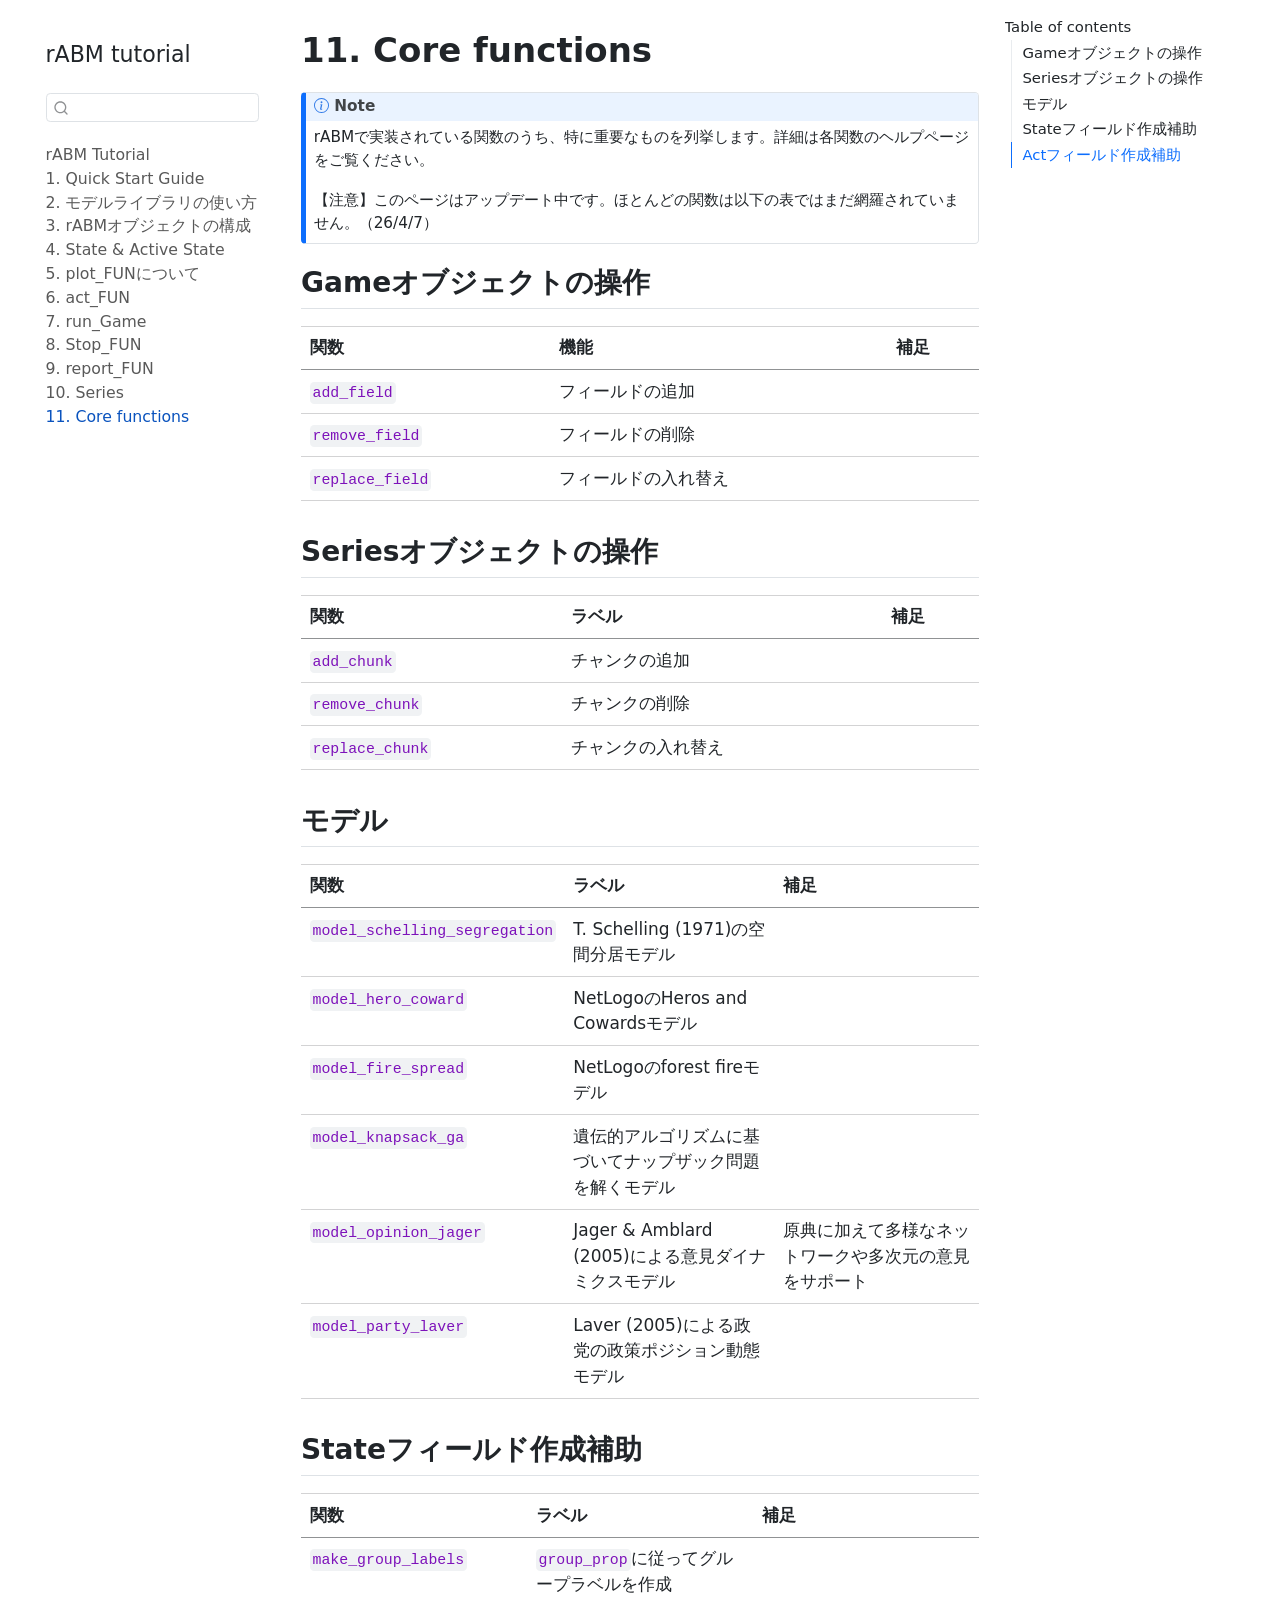
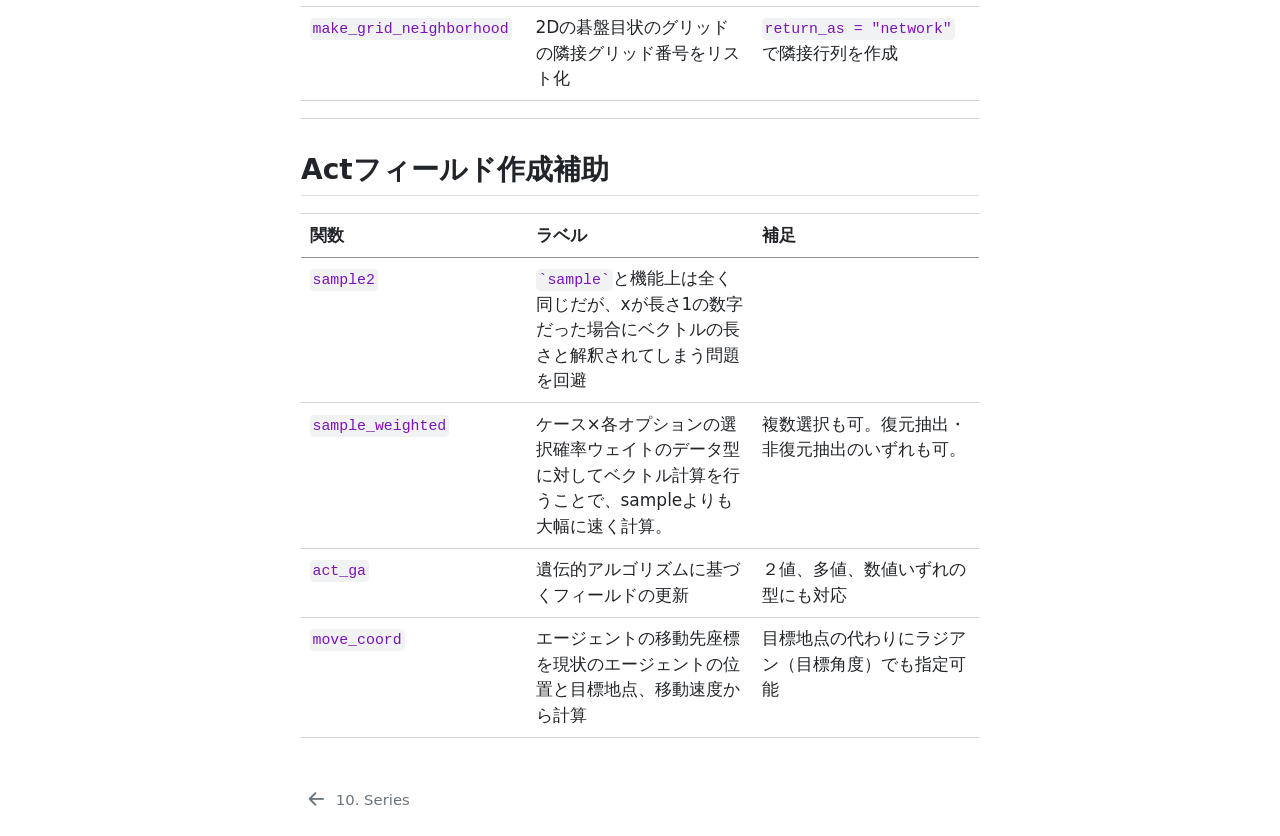
<file: docs/Core_functions_JP.html>
<!DOCTYPE html>
<html xmlns="http://www.w3.org/1999/xhtml" lang="en" xml:lang="en"><head>

<meta charset="utf-8">
<meta name="generator" content="quarto-1.8.25">

<meta name="viewport" content="width=device-width, initial-scale=1.0, user-scalable=yes">


<title>11. Core functions – rABM tutorial</title>
<style>
code{white-space: pre-wrap;}
span.smallcaps{font-variant: small-caps;}
div.columns{display: flex; gap: min(4vw, 1.5em);}
div.column{flex: auto; overflow-x: auto;}
div.hanging-indent{margin-left: 1.5em; text-indent: -1.5em;}
ul.task-list{list-style: none;}
ul.task-list li input[type="checkbox"] {
  width: 0.8em;
  margin: 0 0.8em 0.2em -1em; /* quarto-specific, see https://github.com/quarto-dev/quarto-cli/issues/4556 */ 
  vertical-align: middle;
}
</style>


<script src="site_libs/quarto-nav/quarto-nav.js"></script>
<script src="site_libs/quarto-nav/headroom.min.js"></script>
<script src="site_libs/clipboard/clipboard.min.js"></script>
<script src="site_libs/quarto-search/autocomplete.umd.js"></script>
<script src="site_libs/quarto-search/fuse.min.js"></script>
<script src="site_libs/quarto-search/quarto-search.js"></script>
<meta name="quarto:offset" content="./">
<link href="./Series_JP.html" rel="prev">
<script src="site_libs/quarto-html/quarto.js" type="module"></script>
<script src="site_libs/quarto-html/tabsets/tabsets.js" type="module"></script>
<script src="site_libs/quarto-html/axe/axe-check.js" type="module"></script>
<script src="site_libs/quarto-html/popper.min.js"></script>
<script src="site_libs/quarto-html/tippy.umd.min.js"></script>
<script src="site_libs/quarto-html/anchor.min.js"></script>
<link href="site_libs/quarto-html/tippy.css" rel="stylesheet">
<link href="site_libs/quarto-html/quarto-syntax-highlighting-7b89279ff1a6dce999919e0e67d4d9ec.css" rel="stylesheet" id="quarto-text-highlighting-styles">
<script src="site_libs/bootstrap/bootstrap.min.js"></script>
<link href="site_libs/bootstrap/bootstrap-icons.css" rel="stylesheet">
<link href="site_libs/bootstrap/bootstrap-d9ea66fcd6c317012447f26e9c021348.min.css" rel="stylesheet" append-hash="true" id="quarto-bootstrap" data-mode="light">
<script id="quarto-search-options" type="application/json">{
  "location": "sidebar",
  "copy-button": false,
  "collapse-after": 3,
  "panel-placement": "start",
  "type": "textbox",
  "limit": 50,
  "keyboard-shortcut": [
    "f",
    "/",
    "s"
  ],
  "show-item-context": false,
  "language": {
    "search-no-results-text": "No results",
    "search-matching-documents-text": "matching documents",
    "search-copy-link-title": "Copy link to search",
    "search-hide-matches-text": "Hide additional matches",
    "search-more-match-text": "more match in this document",
    "search-more-matches-text": "more matches in this document",
    "search-clear-button-title": "Clear",
    "search-text-placeholder": "",
    "search-detached-cancel-button-title": "Cancel",
    "search-submit-button-title": "Submit",
    "search-label": "Search"
  }
}</script>


</head>

<body class="nav-sidebar floating quarto-light">

<div id="quarto-search-results"></div>
  <header id="quarto-header" class="headroom fixed-top">
  <nav class="quarto-secondary-nav">
    <div class="container-fluid d-flex">
      <button type="button" class="quarto-btn-toggle btn" data-bs-toggle="collapse" role="button" data-bs-target=".quarto-sidebar-collapse-item" aria-controls="quarto-sidebar" aria-expanded="false" aria-label="Toggle sidebar navigation" onclick="if (window.quartoToggleHeadroom) { window.quartoToggleHeadroom(); }">
        <i class="bi bi-layout-text-sidebar-reverse"></i>
      </button>
        <nav class="quarto-page-breadcrumbs" aria-label="breadcrumb"><ol class="breadcrumb"><li class="breadcrumb-item"><a href="./Core_functions_JP.html"><span class="chapter-title">11. Core functions</span></a></li></ol></nav>
        <a class="flex-grow-1" role="navigation" data-bs-toggle="collapse" data-bs-target=".quarto-sidebar-collapse-item" aria-controls="quarto-sidebar" aria-expanded="false" aria-label="Toggle sidebar navigation" onclick="if (window.quartoToggleHeadroom) { window.quartoToggleHeadroom(); }">      
        </a>
      <button type="button" class="btn quarto-search-button" aria-label="Search" onclick="window.quartoOpenSearch();">
        <i class="bi bi-search"></i>
      </button>
    </div>
  </nav>
</header>
<!-- content -->
<div id="quarto-content" class="quarto-container page-columns page-rows-contents page-layout-article">
<!-- sidebar -->
  <nav id="quarto-sidebar" class="sidebar collapse collapse-horizontal quarto-sidebar-collapse-item sidebar-navigation floating overflow-auto">
    <div class="pt-lg-2 mt-2 text-left sidebar-header sidebar-header-stacked">
      <a href="./index.html" class="sidebar-logo-link">
      </a>
    <div class="sidebar-title mb-0 py-0">
      <a href="./">rABM tutorial</a> 
    </div>
      </div>
        <div class="mt-2 flex-shrink-0 align-items-center">
        <div class="sidebar-search">
        <div id="quarto-search" class="" title="Search"></div>
        </div>
        </div>
    <div class="sidebar-menu-container"> 
    <ul class="list-unstyled mt-1">
        <li class="sidebar-item">
  <div class="sidebar-item-container"> 
  <a href="./index.html" class="sidebar-item-text sidebar-link"><span class="chapter-title">rABM Tutorial</span></a>
  </div>
</li>
        <li class="sidebar-item">
  <div class="sidebar-item-container"> 
  <a href="./quick_start_JP.html" class="sidebar-item-text sidebar-link"><span class="chapter-title">1. Quick Start Guide</span></a>
  </div>
</li>
        <li class="sidebar-item">
  <div class="sidebar-item-container"> 
  <a href="./model_library_JP.html" class="sidebar-item-text sidebar-link"><span class="chapter-title">2. モデルライブラリの使い方</span></a>
  </div>
</li>
        <li class="sidebar-item">
  <div class="sidebar-item-container"> 
  <a href="./rABM_classes_JP.html" class="sidebar-item-text sidebar-link"><span class="chapter-title">3. rABMオブジェクトの構成</span></a>
  </div>
</li>
        <li class="sidebar-item">
  <div class="sidebar-item-container"> 
  <a href="./state_JP.html" class="sidebar-item-text sidebar-link"><span class="chapter-title">4. State &amp; Active State</span></a>
  </div>
</li>
        <li class="sidebar-item">
  <div class="sidebar-item-container"> 
  <a href="./plot_FUN_JP.html" class="sidebar-item-text sidebar-link"><span class="chapter-title">5. plot_FUNについて</span></a>
  </div>
</li>
        <li class="sidebar-item">
  <div class="sidebar-item-container"> 
  <a href="./act_FUN_JP.html" class="sidebar-item-text sidebar-link"><span class="chapter-title">6. act_FUN</span></a>
  </div>
</li>
        <li class="sidebar-item">
  <div class="sidebar-item-container"> 
  <a href="./run_Game_JP.html" class="sidebar-item-text sidebar-link"><span class="chapter-title">7. run_Game</span></a>
  </div>
</li>
        <li class="sidebar-item">
  <div class="sidebar-item-container"> 
  <a href="./stop_FUN_JP.html" class="sidebar-item-text sidebar-link"><span class="chapter-title">8. Stop_FUN</span></a>
  </div>
</li>
        <li class="sidebar-item">
  <div class="sidebar-item-container"> 
  <a href="./report_FUN_JP.html" class="sidebar-item-text sidebar-link"><span class="chapter-title">9. report_FUN</span></a>
  </div>
</li>
        <li class="sidebar-item">
  <div class="sidebar-item-container"> 
  <a href="./Series_JP.html" class="sidebar-item-text sidebar-link"><span class="chapter-title">10. Series</span></a>
  </div>
</li>
        <li class="sidebar-item">
  <div class="sidebar-item-container"> 
  <a href="./Core_functions_JP.html" class="sidebar-item-text sidebar-link active"><span class="chapter-title">11. Core functions</span></a>
  </div>
</li>
    </ul>
    </div>
</nav>
<div id="quarto-sidebar-glass" class="quarto-sidebar-collapse-item" data-bs-toggle="collapse" data-bs-target=".quarto-sidebar-collapse-item"></div>
<!-- margin-sidebar -->
    <div id="quarto-margin-sidebar" class="sidebar margin-sidebar">
        <nav id="TOC" role="doc-toc" class="toc-active">
    <h2 id="toc-title">Table of contents</h2>
   
  <ul>
  <li><a href="#gameオブジェクトの操作" id="toc-gameオブジェクトの操作" class="nav-link active" data-scroll-target="#gameオブジェクトの操作">Gameオブジェクトの操作</a></li>
  <li><a href="#seriesオブジェクトの操作" id="toc-seriesオブジェクトの操作" class="nav-link" data-scroll-target="#seriesオブジェクトの操作">Seriesオブジェクトの操作</a></li>
  <li><a href="#モデル" id="toc-モデル" class="nav-link" data-scroll-target="#モデル">モデル</a></li>
  <li><a href="#stateフィールド作成補助" id="toc-stateフィールド作成補助" class="nav-link" data-scroll-target="#stateフィールド作成補助">Stateフィールド作成補助</a></li>
  <li><a href="#actフィールド作成補助" id="toc-actフィールド作成補助" class="nav-link" data-scroll-target="#actフィールド作成補助">Actフィールド作成補助</a></li>
  </ul>
</nav>
    </div>
<!-- main -->
<main class="content" id="quarto-document-content">

<header id="title-block-header" class="quarto-title-block default">
<div class="quarto-title">
<h1 class="title"><span class="chapter-title">11. Core functions</span></h1>
</div>



<div class="quarto-title-meta">

    
  
    
  </div>
  


</header>


<div class="callout callout-style-default callout-note callout-titled">
<div class="callout-header d-flex align-content-center">
<div class="callout-icon-container">
<i class="callout-icon"></i>
</div>
<div class="callout-title-container flex-fill">
Note
</div>
</div>
<div class="callout-body-container callout-body">
<p>rABMで実装されている関数のうち、特に重要なものを列挙します。詳細は各関数のヘルプページをご覧ください。</p>
<p>【注意】このページはアップデート中です。ほとんどの関数は以下の表ではまだ網羅されていません。（26/4/7）</p>
</div>
</div>
<section id="gameオブジェクトの操作" class="level2">
<h2 class="anchored" data-anchor-id="gameオブジェクトの操作">Gameオブジェクトの操作</h2>
<table class="caption-top table">
<thead>
<tr class="header">
<th>関数</th>
<th>機能</th>
<th>補足</th>
</tr>
</thead>
<tbody>
<tr class="odd">
<td><code>add_field</code></td>
<td>フィールドの追加</td>
<td></td>
</tr>
<tr class="even">
<td><code>remove_field</code></td>
<td>フィールドの削除</td>
<td></td>
</tr>
<tr class="odd">
<td><code>replace_field</code></td>
<td>フィールドの入れ替え</td>
<td></td>
</tr>
</tbody>
</table>
</section>
<section id="seriesオブジェクトの操作" class="level2">
<h2 class="anchored" data-anchor-id="seriesオブジェクトの操作">Seriesオブジェクトの操作</h2>
<table class="caption-top table">
<thead>
<tr class="header">
<th>関数</th>
<th>ラベル</th>
<th>補足</th>
</tr>
</thead>
<tbody>
<tr class="odd">
<td><code>add_chunk</code></td>
<td>チャンクの追加</td>
<td></td>
</tr>
<tr class="even">
<td><code>remove_chunk</code></td>
<td>チャンクの削除</td>
<td></td>
</tr>
<tr class="odd">
<td><code>replace_chunk</code></td>
<td>チャンクの入れ替え</td>
<td></td>
</tr>
</tbody>
</table>
</section>
<section id="モデル" class="level2">
<h2 class="anchored" data-anchor-id="モデル">モデル</h2>
<table class="caption-top table">
<colgroup>
<col style="width: 33%">
<col style="width: 33%">
<col style="width: 33%">
</colgroup>
<thead>
<tr class="header">
<th>関数</th>
<th>ラベル</th>
<th>補足</th>
</tr>
</thead>
<tbody>
<tr class="odd">
<td><code>model_schelling_segregation</code></td>
<td>T. Schelling (1971)の空間分居モデル</td>
<td></td>
</tr>
<tr class="even">
<td><code>model_hero_coward</code></td>
<td>NetLogoのHeros and Cowardsモデル</td>
<td></td>
</tr>
<tr class="odd">
<td><code>model_fire_spread</code></td>
<td>NetLogoのforest fireモデル</td>
<td></td>
</tr>
<tr class="even">
<td><code>model_knapsack_ga</code></td>
<td>遺伝的アルゴリズムに基づいてナップザック問題を解くモデル</td>
<td></td>
</tr>
<tr class="odd">
<td><code>model_opinion_jager</code></td>
<td>Jager &amp; Amblard (2005)による意見ダイナミクスモデル</td>
<td>原典に加えて多様なネットワークや多次元の意見をサポート</td>
</tr>
<tr class="even">
<td><code>model_party_laver</code></td>
<td>Laver (2005)による政党の政策ポジション動態モデル</td>
<td></td>
</tr>
</tbody>
</table>
</section>
<section id="stateフィールド作成補助" class="level2">
<h2 class="anchored" data-anchor-id="stateフィールド作成補助">Stateフィールド作成補助</h2>
<table class="caption-top table">
<colgroup>
<col style="width: 33%">
<col style="width: 33%">
<col style="width: 33%">
</colgroup>
<thead>
<tr class="header">
<th>関数</th>
<th>ラベル</th>
<th>補足</th>
</tr>
</thead>
<tbody>
<tr class="odd">
<td><code>make_group_labels</code></td>
<td><code>group_prop</code>に従ってグループラベルを作成</td>
<td></td>
</tr>
<tr class="even">
<td><code>make_grid_neighborhood</code></td>
<td>2Dの碁盤目状のグリッドの隣接グリッド番号をリスト化</td>
<td><code>return_as = "network"</code> で隣接行列を作成</td>
</tr>
<tr class="odd">
<td></td>
<td></td>
<td></td>
</tr>
</tbody>
</table>
</section>
<section id="actフィールド作成補助" class="level2">
<h2 class="anchored" data-anchor-id="actフィールド作成補助">Actフィールド作成補助</h2>
<table class="caption-top table">
<colgroup>
<col style="width: 33%">
<col style="width: 33%">
<col style="width: 33%">
</colgroup>
<thead>
<tr class="header">
<th>関数</th>
<th>ラベル</th>
<th>補足</th>
</tr>
</thead>
<tbody>
<tr class="odd">
<td><code>sample2</code></td>
<td><code>`sample`</code>と機能上は全く同じだが、xが長さ1の数字だった場合にベクトルの長さと解釈されてしまう問題を回避</td>
<td></td>
</tr>
<tr class="even">
<td><code>sample_weighted</code></td>
<td>ケース×各オプションの選択確率ウェイトのデータ型に対してベクトル計算を行うことで、sampleよりも大幅に速く計算。</td>
<td>複数選択も可。復元抽出・非復元抽出のいずれも可。</td>
</tr>
<tr class="odd">
<td><code>act_ga</code></td>
<td>遺伝的アルゴリズムに基づくフィールドの更新</td>
<td>２値、多値、数値いずれの型にも対応</td>
</tr>
<tr class="even">
<td><code>move_coord</code></td>
<td>エージェントの移動先座標を現状のエージェントの位置と目標地点、移動速度から計算</td>
<td>目標地点の代わりにラジアン（目標角度）でも指定可能</td>
</tr>
</tbody>
</table>


</section>

</main> <!-- /main -->
<script id="quarto-html-after-body" type="application/javascript">
  window.document.addEventListener("DOMContentLoaded", function (event) {
    const icon = "";
    const anchorJS = new window.AnchorJS();
    anchorJS.options = {
      placement: 'right',
      icon: icon
    };
    anchorJS.add('.anchored');
    const isCodeAnnotation = (el) => {
      for (const clz of el.classList) {
        if (clz.startsWith('code-annotation-')) {                     
          return true;
        }
      }
      return false;
    }
    const onCopySuccess = function(e) {
      // button target
      const button = e.trigger;
      // don't keep focus
      button.blur();
      // flash "checked"
      button.classList.add('code-copy-button-checked');
      var currentTitle = button.getAttribute("title");
      button.setAttribute("title", "Copied!");
      let tooltip;
      if (window.bootstrap) {
        button.setAttribute("data-bs-toggle", "tooltip");
        button.setAttribute("data-bs-placement", "left");
        button.setAttribute("data-bs-title", "Copied!");
        tooltip = new bootstrap.Tooltip(button, 
          { trigger: "manual", 
            customClass: "code-copy-button-tooltip",
            offset: [0, -8]});
        tooltip.show();    
      }
      setTimeout(function() {
        if (tooltip) {
          tooltip.hide();
          button.removeAttribute("data-bs-title");
          button.removeAttribute("data-bs-toggle");
          button.removeAttribute("data-bs-placement");
        }
        button.setAttribute("title", currentTitle);
        button.classList.remove('code-copy-button-checked');
      }, 1000);
      // clear code selection
      e.clearSelection();
    }
    const getTextToCopy = function(trigger) {
      const outerScaffold = trigger.parentElement.cloneNode(true);
      const codeEl = outerScaffold.querySelector('code');
      for (const childEl of codeEl.children) {
        if (isCodeAnnotation(childEl)) {
          childEl.remove();
        }
      }
      return codeEl.innerText;
    }
    const clipboard = new window.ClipboardJS('.code-copy-button:not([data-in-quarto-modal])', {
      text: getTextToCopy
    });
    clipboard.on('success', onCopySuccess);
    if (window.document.getElementById('quarto-embedded-source-code-modal')) {
      const clipboardModal = new window.ClipboardJS('.code-copy-button[data-in-quarto-modal]', {
        text: getTextToCopy,
        container: window.document.getElementById('quarto-embedded-source-code-modal')
      });
      clipboardModal.on('success', onCopySuccess);
    }
      var localhostRegex = new RegExp(/^(?:http|https):\/\/localhost\:?[0-9]*\//);
      var mailtoRegex = new RegExp(/^mailto:/);
        var filterRegex = new RegExp('/' + window.location.host + '/');
      var isInternal = (href) => {
          return filterRegex.test(href) || localhostRegex.test(href) || mailtoRegex.test(href);
      }
      // Inspect non-navigation links and adorn them if external
     var links = window.document.querySelectorAll('a[href]:not(.nav-link):not(.navbar-brand):not(.toc-action):not(.sidebar-link):not(.sidebar-item-toggle):not(.pagination-link):not(.no-external):not([aria-hidden]):not(.dropdown-item):not(.quarto-navigation-tool):not(.about-link)');
      for (var i=0; i<links.length; i++) {
        const link = links[i];
        if (!isInternal(link.href)) {
          // undo the damage that might have been done by quarto-nav.js in the case of
          // links that we want to consider external
          if (link.dataset.originalHref !== undefined) {
            link.href = link.dataset.originalHref;
          }
        }
      }
    function tippyHover(el, contentFn, onTriggerFn, onUntriggerFn) {
      const config = {
        allowHTML: true,
        maxWidth: 500,
        delay: 100,
        arrow: false,
        appendTo: function(el) {
            return el.parentElement;
        },
        interactive: true,
        interactiveBorder: 10,
        theme: 'quarto',
        placement: 'bottom-start',
      };
      if (contentFn) {
        config.content = contentFn;
      }
      if (onTriggerFn) {
        config.onTrigger = onTriggerFn;
      }
      if (onUntriggerFn) {
        config.onUntrigger = onUntriggerFn;
      }
      window.tippy(el, config); 
    }
    const noterefs = window.document.querySelectorAll('a[role="doc-noteref"]');
    for (var i=0; i<noterefs.length; i++) {
      const ref = noterefs[i];
      tippyHover(ref, function() {
        // use id or data attribute instead here
        let href = ref.getAttribute('data-footnote-href') || ref.getAttribute('href');
        try { href = new URL(href).hash; } catch {}
        const id = href.replace(/^#\/?/, "");
        const note = window.document.getElementById(id);
        if (note) {
          return note.innerHTML;
        } else {
          return "";
        }
      });
    }
    const xrefs = window.document.querySelectorAll('a.quarto-xref');
    const processXRef = (id, note) => {
      // Strip column container classes
      const stripColumnClz = (el) => {
        el.classList.remove("page-full", "page-columns");
        if (el.children) {
          for (const child of el.children) {
            stripColumnClz(child);
          }
        }
      }
      stripColumnClz(note)
      if (id === null || id.startsWith('sec-')) {
        // Special case sections, only their first couple elements
        const container = document.createElement("div");
        if (note.children && note.children.length > 2) {
          container.appendChild(note.children[0].cloneNode(true));
          for (let i = 1; i < note.children.length; i++) {
            const child = note.children[i];
            if (child.tagName === "P" && child.innerText === "") {
              continue;
            } else {
              container.appendChild(child.cloneNode(true));
              break;
            }
          }
          if (window.Quarto?.typesetMath) {
            window.Quarto.typesetMath(container);
          }
          return container.innerHTML
        } else {
          if (window.Quarto?.typesetMath) {
            window.Quarto.typesetMath(note);
          }
          return note.innerHTML;
        }
      } else {
        // Remove any anchor links if they are present
        const anchorLink = note.querySelector('a.anchorjs-link');
        if (anchorLink) {
          anchorLink.remove();
        }
        if (window.Quarto?.typesetMath) {
          window.Quarto.typesetMath(note);
        }
        if (note.classList.contains("callout")) {
          return note.outerHTML;
        } else {
          return note.innerHTML;
        }
      }
    }
    for (var i=0; i<xrefs.length; i++) {
      const xref = xrefs[i];
      tippyHover(xref, undefined, function(instance) {
        instance.disable();
        let url = xref.getAttribute('href');
        let hash = undefined; 
        if (url.startsWith('#')) {
          hash = url;
        } else {
          try { hash = new URL(url).hash; } catch {}
        }
        if (hash) {
          const id = hash.replace(/^#\/?/, "");
          const note = window.document.getElementById(id);
          if (note !== null) {
            try {
              const html = processXRef(id, note.cloneNode(true));
              instance.setContent(html);
            } finally {
              instance.enable();
              instance.show();
            }
          } else {
            // See if we can fetch this
            fetch(url.split('#')[0])
            .then(res => res.text())
            .then(html => {
              const parser = new DOMParser();
              const htmlDoc = parser.parseFromString(html, "text/html");
              const note = htmlDoc.getElementById(id);
              if (note !== null) {
                const html = processXRef(id, note);
                instance.setContent(html);
              } 
            }).finally(() => {
              instance.enable();
              instance.show();
            });
          }
        } else {
          // See if we can fetch a full url (with no hash to target)
          // This is a special case and we should probably do some content thinning / targeting
          fetch(url)
          .then(res => res.text())
          .then(html => {
            const parser = new DOMParser();
            const htmlDoc = parser.parseFromString(html, "text/html");
            const note = htmlDoc.querySelector('main.content');
            if (note !== null) {
              // This should only happen for chapter cross references
              // (since there is no id in the URL)
              // remove the first header
              if (note.children.length > 0 && note.children[0].tagName === "HEADER") {
                note.children[0].remove();
              }
              const html = processXRef(null, note);
              instance.setContent(html);
            } 
          }).finally(() => {
            instance.enable();
            instance.show();
          });
        }
      }, function(instance) {
      });
    }
        let selectedAnnoteEl;
        const selectorForAnnotation = ( cell, annotation) => {
          let cellAttr = 'data-code-cell="' + cell + '"';
          let lineAttr = 'data-code-annotation="' +  annotation + '"';
          const selector = 'span[' + cellAttr + '][' + lineAttr + ']';
          return selector;
        }
        const selectCodeLines = (annoteEl) => {
          const doc = window.document;
          const targetCell = annoteEl.getAttribute("data-target-cell");
          const targetAnnotation = annoteEl.getAttribute("data-target-annotation");
          const annoteSpan = window.document.querySelector(selectorForAnnotation(targetCell, targetAnnotation));
          const lines = annoteSpan.getAttribute("data-code-lines").split(",");
          const lineIds = lines.map((line) => {
            return targetCell + "-" + line;
          })
          let top = null;
          let height = null;
          let parent = null;
          if (lineIds.length > 0) {
              //compute the position of the single el (top and bottom and make a div)
              const el = window.document.getElementById(lineIds[0]);
              top = el.offsetTop;
              height = el.offsetHeight;
              parent = el.parentElement.parentElement;
            if (lineIds.length > 1) {
              const lastEl = window.document.getElementById(lineIds[lineIds.length - 1]);
              const bottom = lastEl.offsetTop + lastEl.offsetHeight;
              height = bottom - top;
            }
            if (top !== null && height !== null && parent !== null) {
              // cook up a div (if necessary) and position it 
              let div = window.document.getElementById("code-annotation-line-highlight");
              if (div === null) {
                div = window.document.createElement("div");
                div.setAttribute("id", "code-annotation-line-highlight");
                div.style.position = 'absolute';
                parent.appendChild(div);
              }
              div.style.top = top - 2 + "px";
              div.style.height = height + 4 + "px";
              div.style.left = 0;
              let gutterDiv = window.document.getElementById("code-annotation-line-highlight-gutter");
              if (gutterDiv === null) {
                gutterDiv = window.document.createElement("div");
                gutterDiv.setAttribute("id", "code-annotation-line-highlight-gutter");
                gutterDiv.style.position = 'absolute';
                const codeCell = window.document.getElementById(targetCell);
                const gutter = codeCell.querySelector('.code-annotation-gutter');
                gutter.appendChild(gutterDiv);
              }
              gutterDiv.style.top = top - 2 + "px";
              gutterDiv.style.height = height + 4 + "px";
            }
            selectedAnnoteEl = annoteEl;
          }
        };
        const unselectCodeLines = () => {
          const elementsIds = ["code-annotation-line-highlight", "code-annotation-line-highlight-gutter"];
          elementsIds.forEach((elId) => {
            const div = window.document.getElementById(elId);
            if (div) {
              div.remove();
            }
          });
          selectedAnnoteEl = undefined;
        };
          // Handle positioning of the toggle
      window.addEventListener(
        "resize",
        throttle(() => {
          elRect = undefined;
          if (selectedAnnoteEl) {
            selectCodeLines(selectedAnnoteEl);
          }
        }, 10)
      );
      function throttle(fn, ms) {
      let throttle = false;
      let timer;
        return (...args) => {
          if(!throttle) { // first call gets through
              fn.apply(this, args);
              throttle = true;
          } else { // all the others get throttled
              if(timer) clearTimeout(timer); // cancel #2
              timer = setTimeout(() => {
                fn.apply(this, args);
                timer = throttle = false;
              }, ms);
          }
        };
      }
        // Attach click handler to the DT
        const annoteDls = window.document.querySelectorAll('dt[data-target-cell]');
        for (const annoteDlNode of annoteDls) {
          annoteDlNode.addEventListener('click', (event) => {
            const clickedEl = event.target;
            if (clickedEl !== selectedAnnoteEl) {
              unselectCodeLines();
              const activeEl = window.document.querySelector('dt[data-target-cell].code-annotation-active');
              if (activeEl) {
                activeEl.classList.remove('code-annotation-active');
              }
              selectCodeLines(clickedEl);
              clickedEl.classList.add('code-annotation-active');
            } else {
              // Unselect the line
              unselectCodeLines();
              clickedEl.classList.remove('code-annotation-active');
            }
          });
        }
    const findCites = (el) => {
      const parentEl = el.parentElement;
      if (parentEl) {
        const cites = parentEl.dataset.cites;
        if (cites) {
          return {
            el,
            cites: cites.split(' ')
          };
        } else {
          return findCites(el.parentElement)
        }
      } else {
        return undefined;
      }
    };
    var bibliorefs = window.document.querySelectorAll('a[role="doc-biblioref"]');
    for (var i=0; i<bibliorefs.length; i++) {
      const ref = bibliorefs[i];
      const citeInfo = findCites(ref);
      if (citeInfo) {
        tippyHover(citeInfo.el, function() {
          var popup = window.document.createElement('div');
          citeInfo.cites.forEach(function(cite) {
            var citeDiv = window.document.createElement('div');
            citeDiv.classList.add('hanging-indent');
            citeDiv.classList.add('csl-entry');
            var biblioDiv = window.document.getElementById('ref-' + cite);
            if (biblioDiv) {
              citeDiv.innerHTML = biblioDiv.innerHTML;
            }
            popup.appendChild(citeDiv);
          });
          return popup.innerHTML;
        });
      }
    }
  });
  </script>
<nav class="page-navigation">
  <div class="nav-page nav-page-previous">
      <a href="./Series_JP.html" class="pagination-link" aria-label="10. Series">
        <i class="bi bi-arrow-left-short"></i> <span class="nav-page-text"><span class="chapter-title">10. Series</span></span>
      </a>          
  </div>
  <div class="nav-page nav-page-next">
  </div>
</nav>
</div> <!-- /content -->




</body></html>
</file>
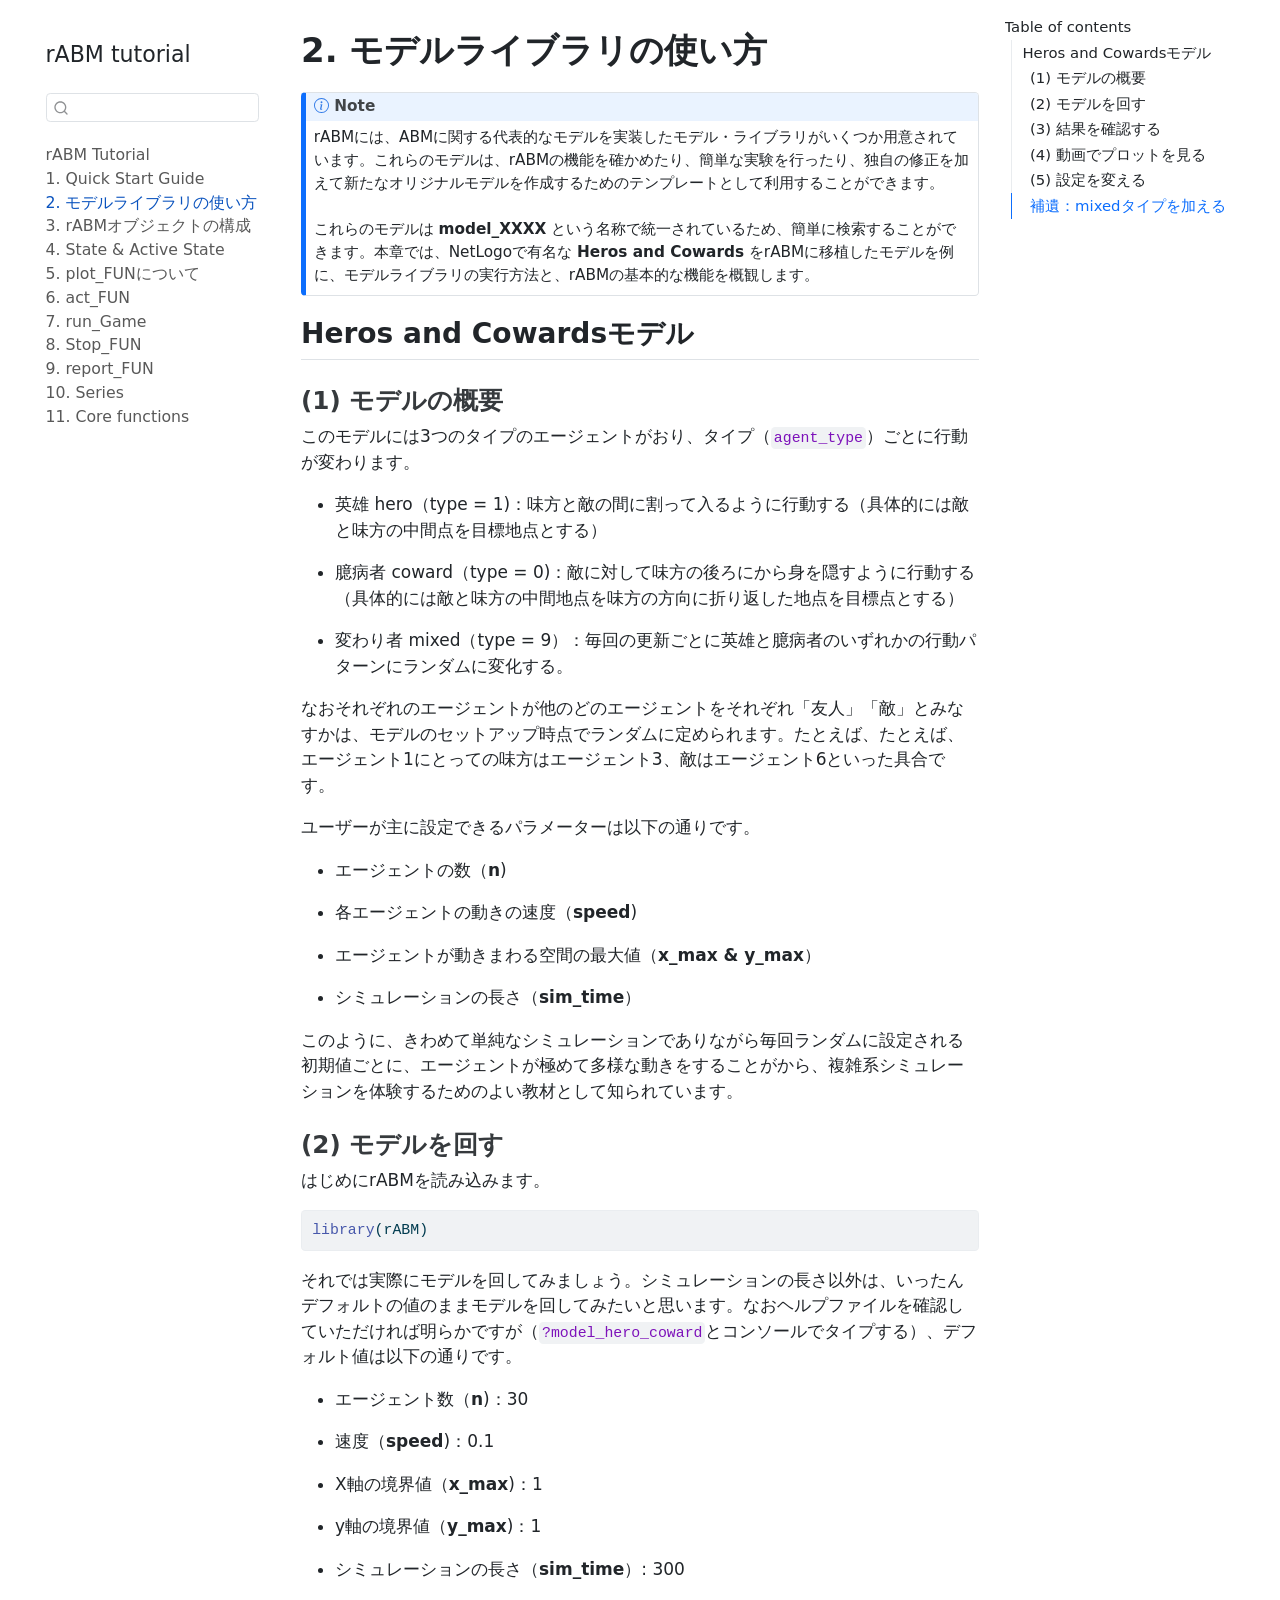
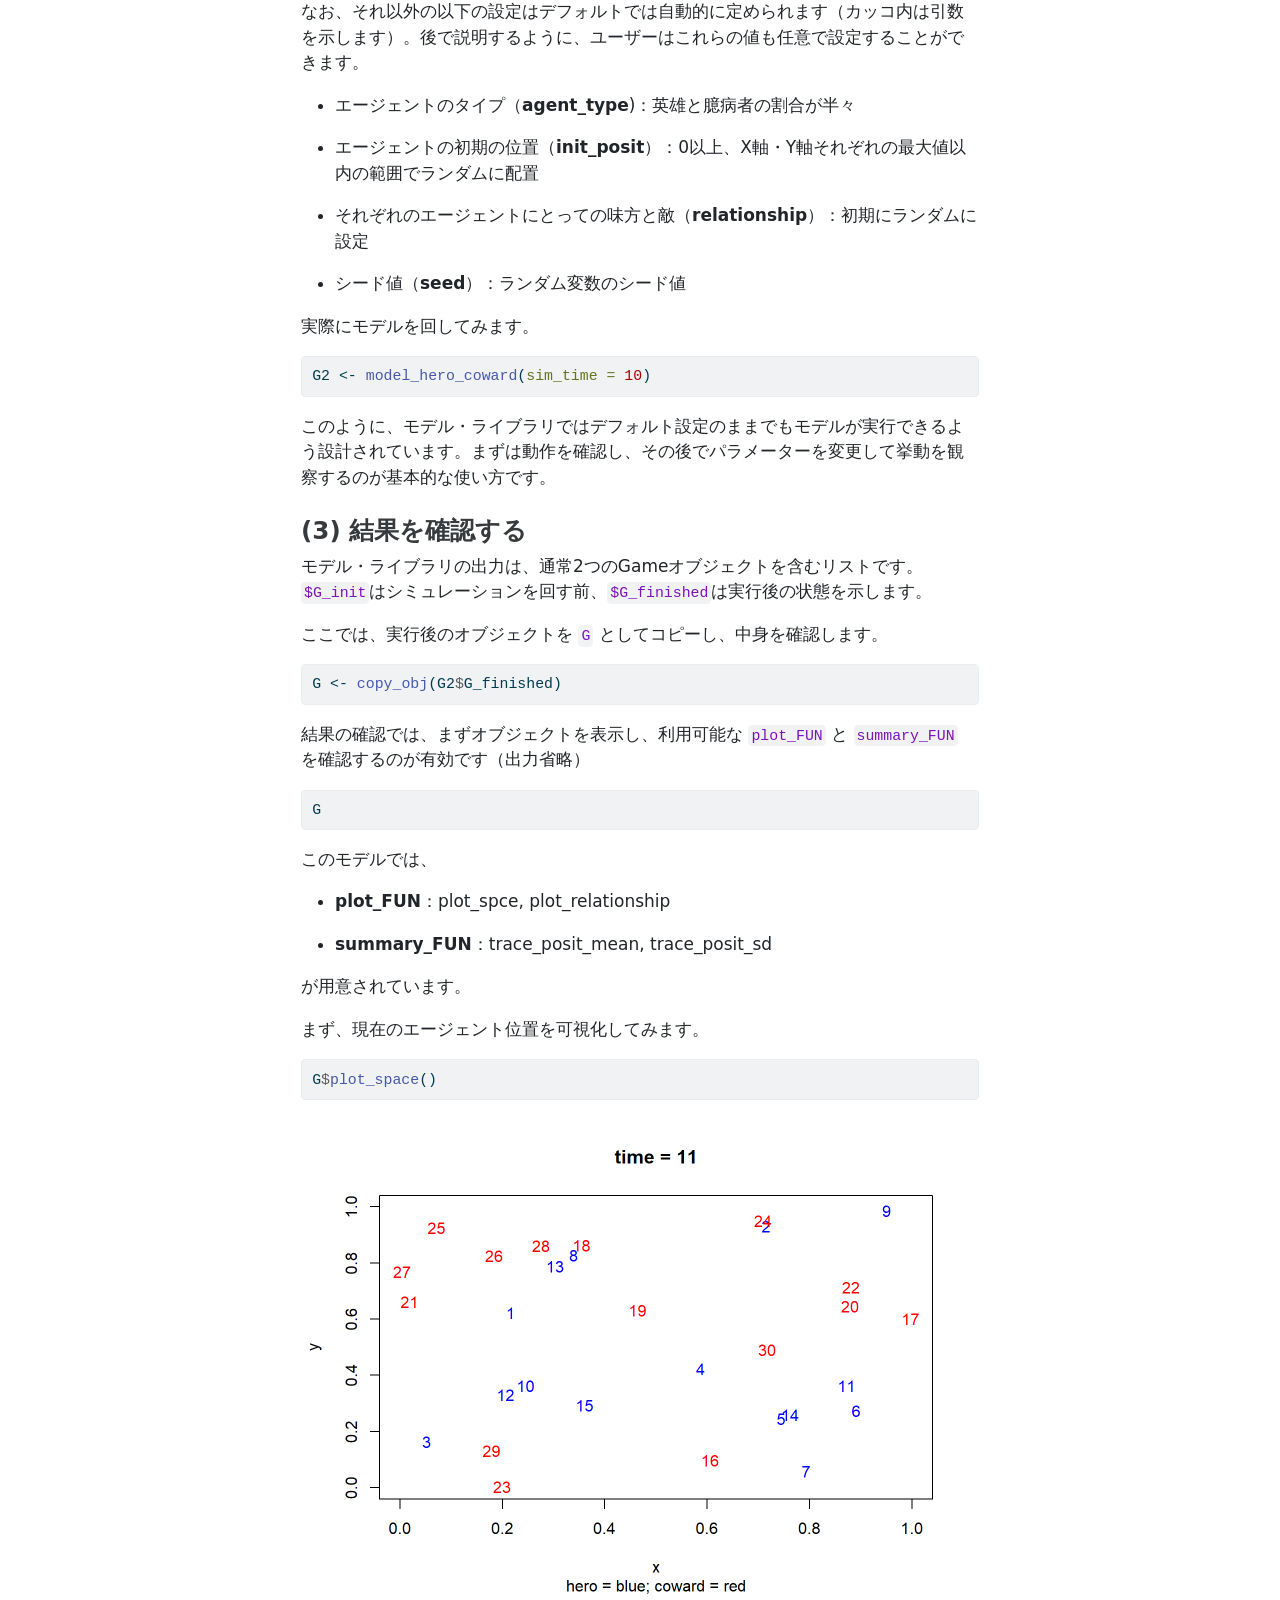
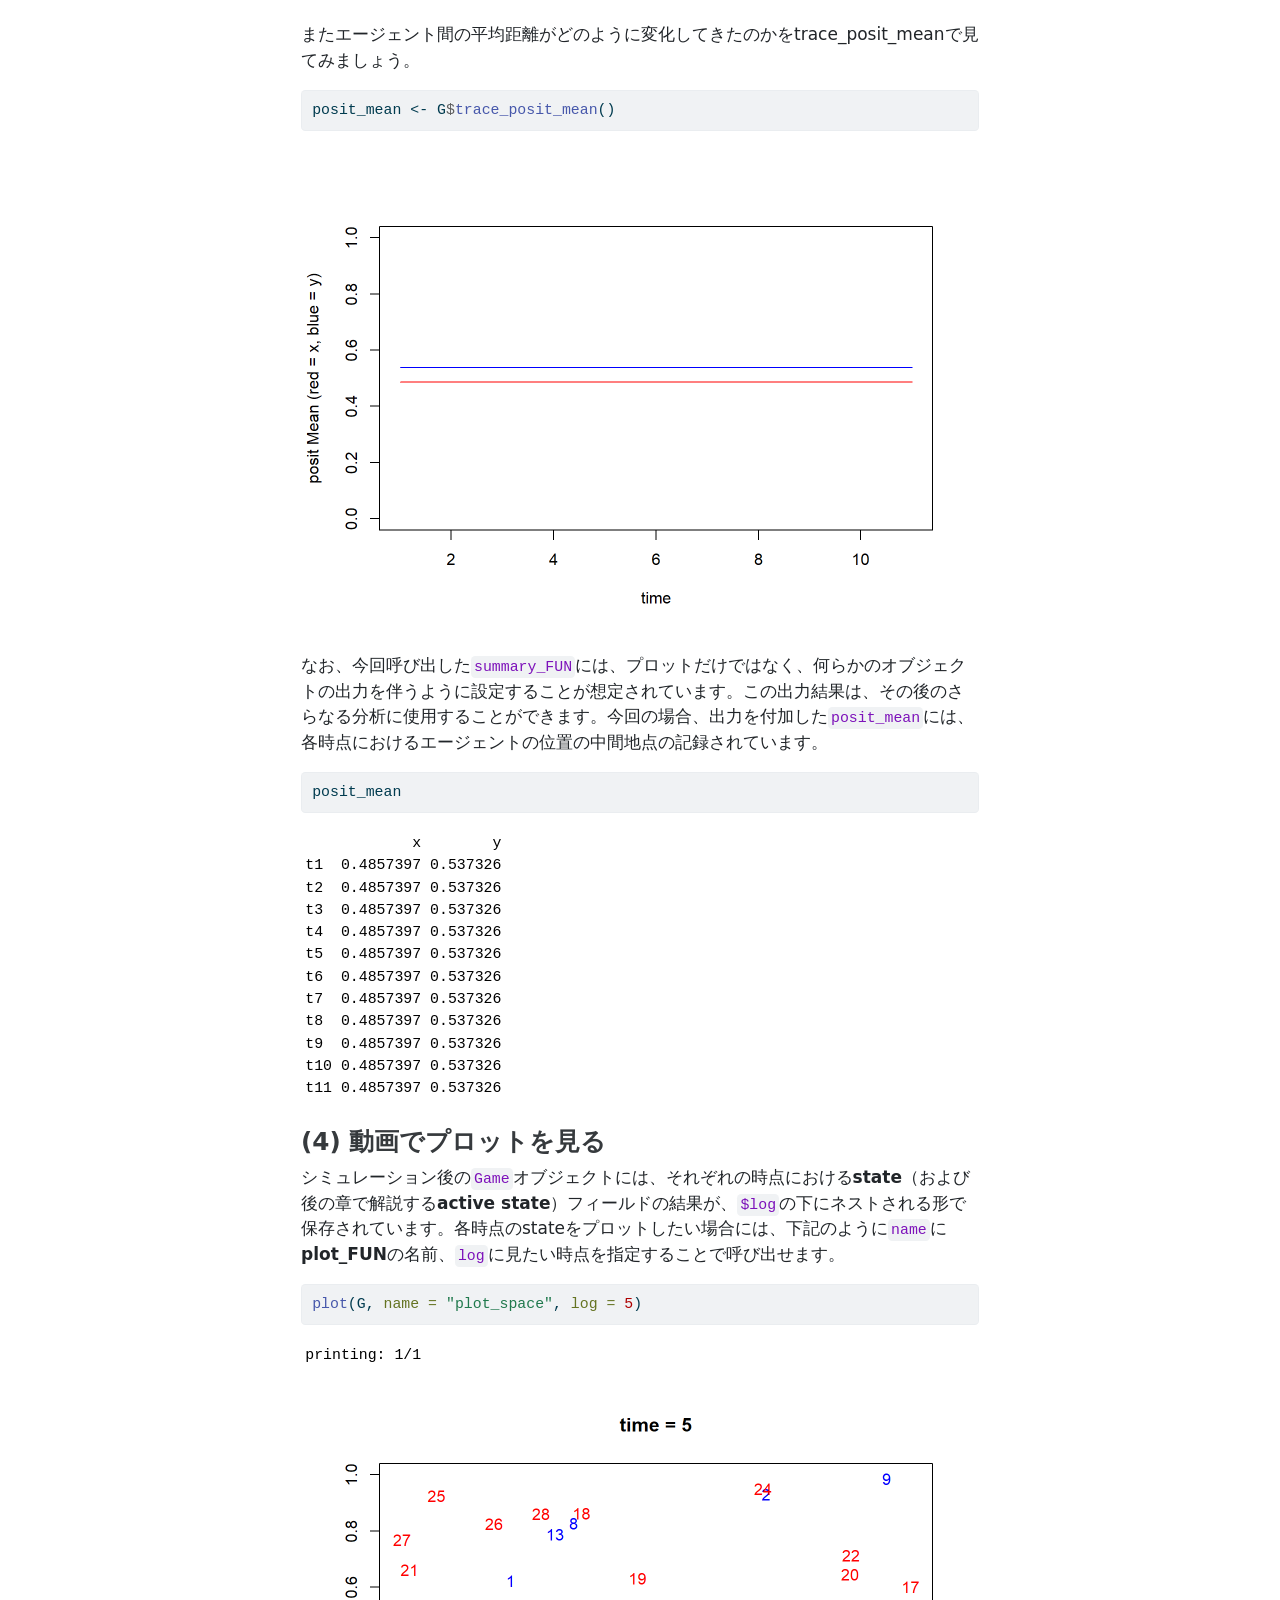
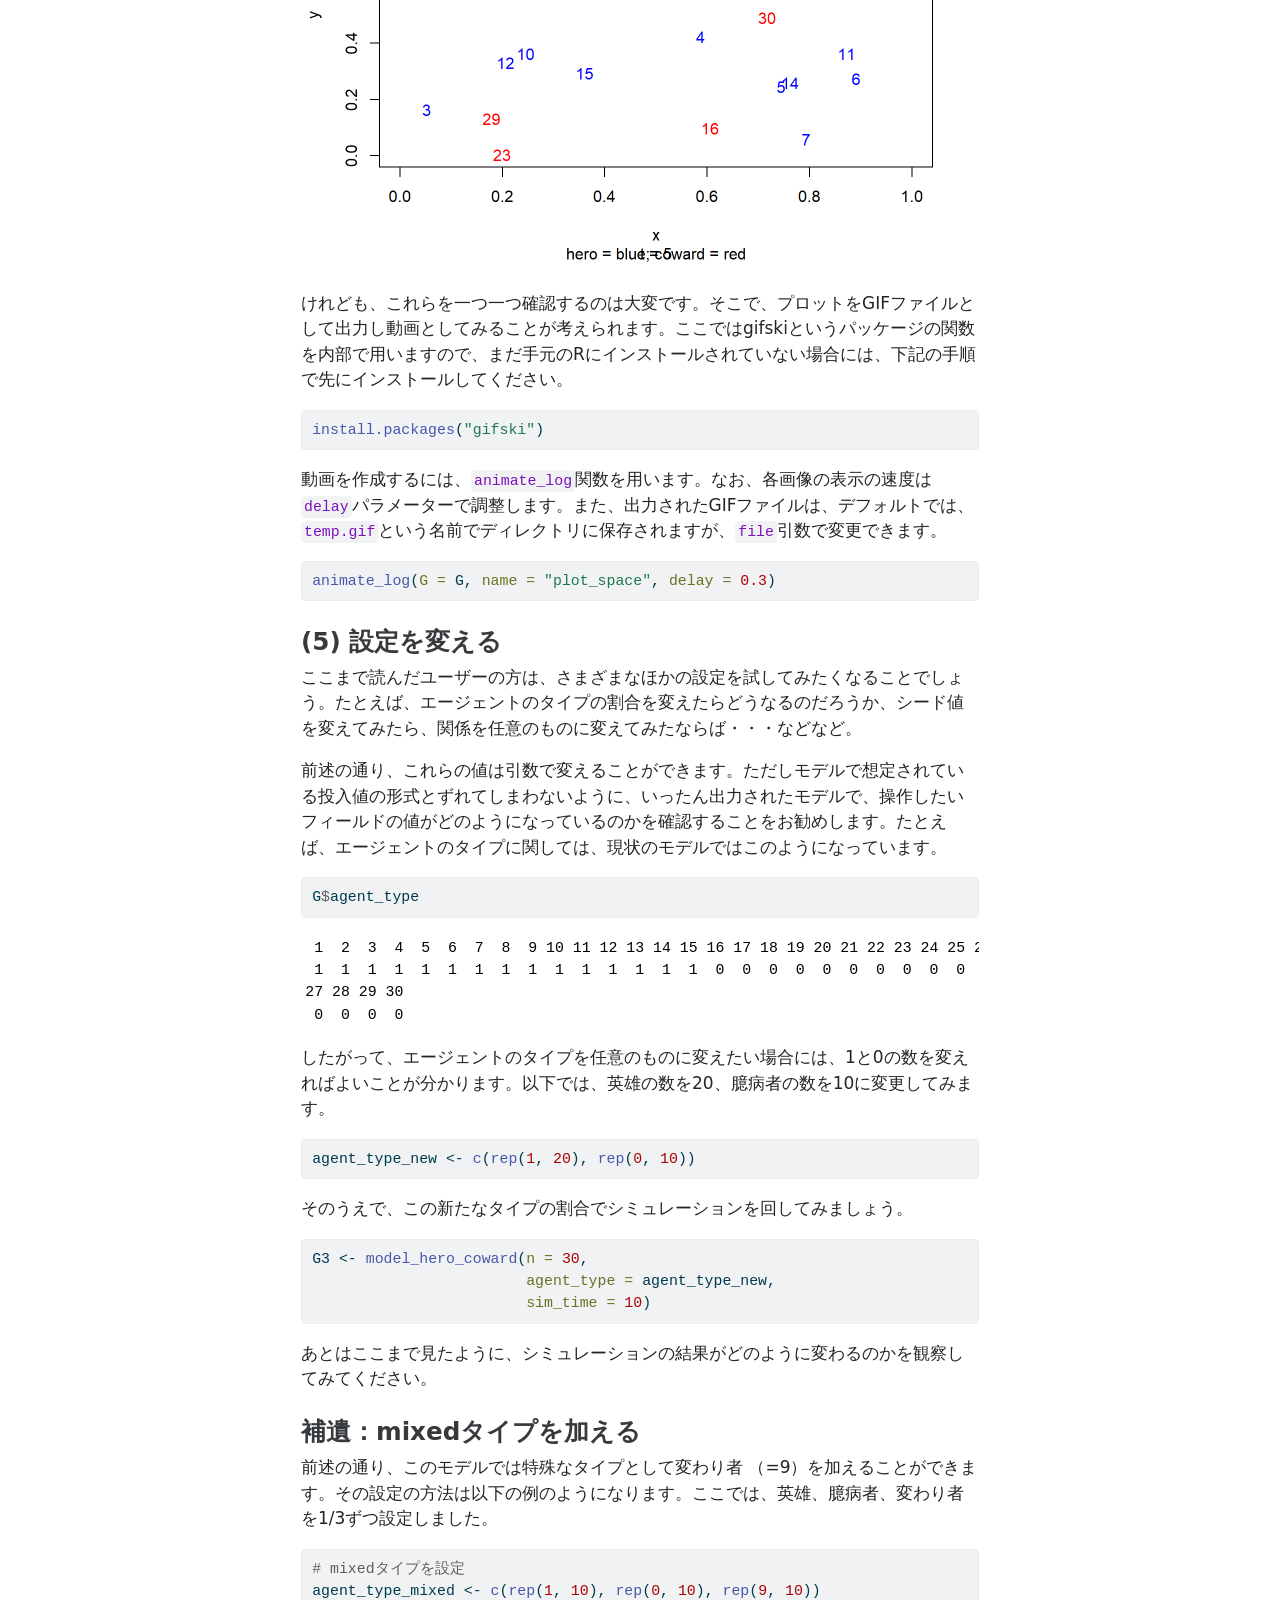
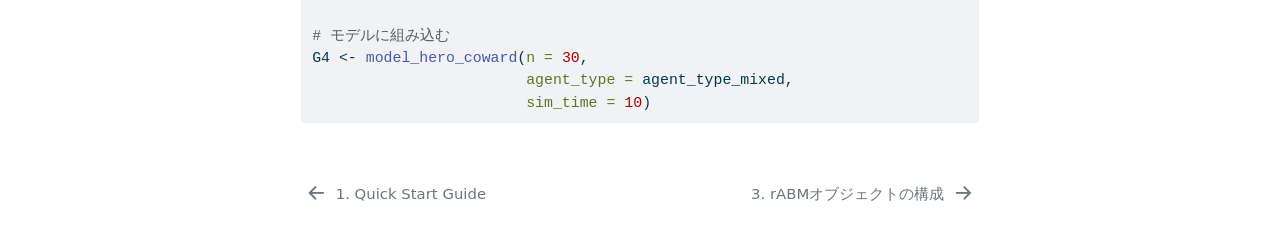
<file: docs/model_library_JP.html>
<!DOCTYPE html>
<html xmlns="http://www.w3.org/1999/xhtml" lang="en" xml:lang="en"><head>

<meta charset="utf-8">
<meta name="generator" content="quarto-1.8.25">

<meta name="viewport" content="width=device-width, initial-scale=1.0, user-scalable=yes">


<title>2. モデルライブラリの使い方 – rABM tutorial</title>
<style>
code{white-space: pre-wrap;}
span.smallcaps{font-variant: small-caps;}
div.columns{display: flex; gap: min(4vw, 1.5em);}
div.column{flex: auto; overflow-x: auto;}
div.hanging-indent{margin-left: 1.5em; text-indent: -1.5em;}
ul.task-list{list-style: none;}
ul.task-list li input[type="checkbox"] {
  width: 0.8em;
  margin: 0 0.8em 0.2em -1em; /* quarto-specific, see https://github.com/quarto-dev/quarto-cli/issues/4556 */ 
  vertical-align: middle;
}
/* CSS for syntax highlighting */
html { -webkit-text-size-adjust: 100%; }
pre > code.sourceCode { white-space: pre; position: relative; }
pre > code.sourceCode > span { display: inline-block; line-height: 1.25; }
pre > code.sourceCode > span:empty { height: 1.2em; }
.sourceCode { overflow: visible; }
code.sourceCode > span { color: inherit; text-decoration: inherit; }
div.sourceCode { margin: 1em 0; }
pre.sourceCode { margin: 0; }
@media screen {
div.sourceCode { overflow: auto; }
}
@media print {
pre > code.sourceCode { white-space: pre-wrap; }
pre > code.sourceCode > span { text-indent: -5em; padding-left: 5em; }
}
pre.numberSource code
  { counter-reset: source-line 0; }
pre.numberSource code > span
  { position: relative; left: -4em; counter-increment: source-line; }
pre.numberSource code > span > a:first-child::before
  { content: counter(source-line);
    position: relative; left: -1em; text-align: right; vertical-align: baseline;
    border: none; display: inline-block;
    -webkit-touch-callout: none; -webkit-user-select: none;
    -khtml-user-select: none; -moz-user-select: none;
    -ms-user-select: none; user-select: none;
    padding: 0 4px; width: 4em;
  }
pre.numberSource { margin-left: 3em;  padding-left: 4px; }
div.sourceCode
  {   }
@media screen {
pre > code.sourceCode > span > a:first-child::before { text-decoration: underline; }
}
</style>


<script src="site_libs/quarto-nav/quarto-nav.js"></script>
<script src="site_libs/quarto-nav/headroom.min.js"></script>
<script src="site_libs/clipboard/clipboard.min.js"></script>
<script src="site_libs/quarto-search/autocomplete.umd.js"></script>
<script src="site_libs/quarto-search/fuse.min.js"></script>
<script src="site_libs/quarto-search/quarto-search.js"></script>
<meta name="quarto:offset" content="./">
<link href="./rABM_classes_JP.html" rel="next">
<link href="./quick_start_JP.html" rel="prev">
<script src="site_libs/quarto-html/quarto.js" type="module"></script>
<script src="site_libs/quarto-html/tabsets/tabsets.js" type="module"></script>
<script src="site_libs/quarto-html/axe/axe-check.js" type="module"></script>
<script src="site_libs/quarto-html/popper.min.js"></script>
<script src="site_libs/quarto-html/tippy.umd.min.js"></script>
<script src="site_libs/quarto-html/anchor.min.js"></script>
<link href="site_libs/quarto-html/tippy.css" rel="stylesheet">
<link href="site_libs/quarto-html/quarto-syntax-highlighting-7b89279ff1a6dce999919e0e67d4d9ec.css" rel="stylesheet" id="quarto-text-highlighting-styles">
<script src="site_libs/bootstrap/bootstrap.min.js"></script>
<link href="site_libs/bootstrap/bootstrap-icons.css" rel="stylesheet">
<link href="site_libs/bootstrap/bootstrap-d9ea66fcd6c317012447f26e9c021348.min.css" rel="stylesheet" append-hash="true" id="quarto-bootstrap" data-mode="light">
<script id="quarto-search-options" type="application/json">{
  "location": "sidebar",
  "copy-button": false,
  "collapse-after": 3,
  "panel-placement": "start",
  "type": "textbox",
  "limit": 50,
  "keyboard-shortcut": [
    "f",
    "/",
    "s"
  ],
  "show-item-context": false,
  "language": {
    "search-no-results-text": "No results",
    "search-matching-documents-text": "matching documents",
    "search-copy-link-title": "Copy link to search",
    "search-hide-matches-text": "Hide additional matches",
    "search-more-match-text": "more match in this document",
    "search-more-matches-text": "more matches in this document",
    "search-clear-button-title": "Clear",
    "search-text-placeholder": "",
    "search-detached-cancel-button-title": "Cancel",
    "search-submit-button-title": "Submit",
    "search-label": "Search"
  }
}</script>


</head>

<body class="nav-sidebar floating quarto-light">

<div id="quarto-search-results"></div>
  <header id="quarto-header" class="headroom fixed-top">
  <nav class="quarto-secondary-nav">
    <div class="container-fluid d-flex">
      <button type="button" class="quarto-btn-toggle btn" data-bs-toggle="collapse" role="button" data-bs-target=".quarto-sidebar-collapse-item" aria-controls="quarto-sidebar" aria-expanded="false" aria-label="Toggle sidebar navigation" onclick="if (window.quartoToggleHeadroom) { window.quartoToggleHeadroom(); }">
        <i class="bi bi-layout-text-sidebar-reverse"></i>
      </button>
        <nav class="quarto-page-breadcrumbs" aria-label="breadcrumb"><ol class="breadcrumb"><li class="breadcrumb-item"><a href="./model_library_JP.html"><span class="chapter-title">2. モデルライブラリの使い方</span></a></li></ol></nav>
        <a class="flex-grow-1" role="navigation" data-bs-toggle="collapse" data-bs-target=".quarto-sidebar-collapse-item" aria-controls="quarto-sidebar" aria-expanded="false" aria-label="Toggle sidebar navigation" onclick="if (window.quartoToggleHeadroom) { window.quartoToggleHeadroom(); }">      
        </a>
      <button type="button" class="btn quarto-search-button" aria-label="Search" onclick="window.quartoOpenSearch();">
        <i class="bi bi-search"></i>
      </button>
    </div>
  </nav>
</header>
<!-- content -->
<div id="quarto-content" class="quarto-container page-columns page-rows-contents page-layout-article">
<!-- sidebar -->
  <nav id="quarto-sidebar" class="sidebar collapse collapse-horizontal quarto-sidebar-collapse-item sidebar-navigation floating overflow-auto">
    <div class="pt-lg-2 mt-2 text-left sidebar-header sidebar-header-stacked">
      <a href="./index.html" class="sidebar-logo-link">
      </a>
    <div class="sidebar-title mb-0 py-0">
      <a href="./">rABM tutorial</a> 
    </div>
      </div>
        <div class="mt-2 flex-shrink-0 align-items-center">
        <div class="sidebar-search">
        <div id="quarto-search" class="" title="Search"></div>
        </div>
        </div>
    <div class="sidebar-menu-container"> 
    <ul class="list-unstyled mt-1">
        <li class="sidebar-item">
  <div class="sidebar-item-container"> 
  <a href="./index.html" class="sidebar-item-text sidebar-link"><span class="chapter-title">rABM Tutorial</span></a>
  </div>
</li>
        <li class="sidebar-item">
  <div class="sidebar-item-container"> 
  <a href="./quick_start_JP.html" class="sidebar-item-text sidebar-link"><span class="chapter-title">1. Quick Start Guide</span></a>
  </div>
</li>
        <li class="sidebar-item">
  <div class="sidebar-item-container"> 
  <a href="./model_library_JP.html" class="sidebar-item-text sidebar-link active"><span class="chapter-title">2. モデルライブラリの使い方</span></a>
  </div>
</li>
        <li class="sidebar-item">
  <div class="sidebar-item-container"> 
  <a href="./rABM_classes_JP.html" class="sidebar-item-text sidebar-link"><span class="chapter-title">3. rABMオブジェクトの構成</span></a>
  </div>
</li>
        <li class="sidebar-item">
  <div class="sidebar-item-container"> 
  <a href="./state_JP.html" class="sidebar-item-text sidebar-link"><span class="chapter-title">4. State &amp; Active State</span></a>
  </div>
</li>
        <li class="sidebar-item">
  <div class="sidebar-item-container"> 
  <a href="./plot_FUN_JP.html" class="sidebar-item-text sidebar-link"><span class="chapter-title">5. plot_FUNについて</span></a>
  </div>
</li>
        <li class="sidebar-item">
  <div class="sidebar-item-container"> 
  <a href="./act_FUN_JP.html" class="sidebar-item-text sidebar-link"><span class="chapter-title">6. act_FUN</span></a>
  </div>
</li>
        <li class="sidebar-item">
  <div class="sidebar-item-container"> 
  <a href="./run_Game_JP.html" class="sidebar-item-text sidebar-link"><span class="chapter-title">7. run_Game</span></a>
  </div>
</li>
        <li class="sidebar-item">
  <div class="sidebar-item-container"> 
  <a href="./stop_FUN_JP.html" class="sidebar-item-text sidebar-link"><span class="chapter-title">8. Stop_FUN</span></a>
  </div>
</li>
        <li class="sidebar-item">
  <div class="sidebar-item-container"> 
  <a href="./report_FUN_JP.html" class="sidebar-item-text sidebar-link"><span class="chapter-title">9. report_FUN</span></a>
  </div>
</li>
        <li class="sidebar-item">
  <div class="sidebar-item-container"> 
  <a href="./Series_JP.html" class="sidebar-item-text sidebar-link"><span class="chapter-title">10. Series</span></a>
  </div>
</li>
        <li class="sidebar-item">
  <div class="sidebar-item-container"> 
  <a href="./Core_functions_JP.html" class="sidebar-item-text sidebar-link"><span class="chapter-title">11. Core functions</span></a>
  </div>
</li>
    </ul>
    </div>
</nav>
<div id="quarto-sidebar-glass" class="quarto-sidebar-collapse-item" data-bs-toggle="collapse" data-bs-target=".quarto-sidebar-collapse-item"></div>
<!-- margin-sidebar -->
    <div id="quarto-margin-sidebar" class="sidebar margin-sidebar">
        <nav id="TOC" role="doc-toc" class="toc-active">
    <h2 id="toc-title">Table of contents</h2>
   
  <ul>
  <li><a href="#heros-and-cowardsモデル" id="toc-heros-and-cowardsモデル" class="nav-link active" data-scroll-target="#heros-and-cowardsモデル">Heros and Cowardsモデル</a>
  <ul class="collapse">
  <li><a href="#モデルの概要" id="toc-モデルの概要" class="nav-link" data-scroll-target="#モデルの概要">(1) モデルの概要</a></li>
  <li><a href="#モデルを回す" id="toc-モデルを回す" class="nav-link" data-scroll-target="#モデルを回す">(2) モデルを回す</a></li>
  <li><a href="#結果を確認する" id="toc-結果を確認する" class="nav-link" data-scroll-target="#結果を確認する">(3) 結果を確認する</a></li>
  <li><a href="#動画でプロットを見る" id="toc-動画でプロットを見る" class="nav-link" data-scroll-target="#動画でプロットを見る">(4) 動画でプロットを見る</a></li>
  <li><a href="#設定を変える" id="toc-設定を変える" class="nav-link" data-scroll-target="#設定を変える">(5) 設定を変える</a></li>
  <li><a href="#補遺mixedタイプを加える" id="toc-補遺mixedタイプを加える" class="nav-link" data-scroll-target="#補遺mixedタイプを加える">補遺：mixedタイプを加える</a></li>
  </ul></li>
  </ul>
</nav>
    </div>
<!-- main -->
<main class="content" id="quarto-document-content">

<header id="title-block-header" class="quarto-title-block default">
<div class="quarto-title">
<h1 class="title"><span class="chapter-title">2. モデルライブラリの使い方</span></h1>
</div>



<div class="quarto-title-meta">

    
  
    
  </div>
  


</header>


<div class="callout callout-style-default callout-note callout-titled">
<div class="callout-header d-flex align-content-center">
<div class="callout-icon-container">
<i class="callout-icon"></i>
</div>
<div class="callout-title-container flex-fill">
Note
</div>
</div>
<div class="callout-body-container callout-body">
<p>rABMには、ABMに関する代表的なモデルを実装したモデル・ライブラリがいくつか用意されています。これらのモデルは、rABMの機能を確かめたり、簡単な実験を行ったり、独自の修正を加えて新たなオリジナルモデルを作成するためのテンプレートとして利用することができます。<br>
<br>
これらのモデルは <strong>model_XXXX</strong> という名称で統一されているため、簡単に検索することができます。本章では、NetLogoで有名な <strong>Heros and Cowards</strong> をrABMに移植したモデルを例に、モデルライブラリの実行方法と、rABMの基本的な機能を概観します。</p>
</div>
</div>
<section id="heros-and-cowardsモデル" class="level2">
<h2 class="anchored" data-anchor-id="heros-and-cowardsモデル">Heros and Cowardsモデル</h2>
<section id="モデルの概要" class="level3">
<h3 class="anchored" data-anchor-id="モデルの概要">(1) モデルの概要</h3>
<p>このモデルには3つのタイプのエージェントがおり、タイプ（<code>agent_type</code>）ごとに行動が変わります。</p>
<ul>
<li><p>英雄 hero（type = 1)：味方と敵の間に割って入るように行動する（具体的には敵と味方の中間点を目標地点とする）</p></li>
<li><p>臆病者 coward（type = 0)：敵に対して味方の後ろにから身を隠すように行動する（具体的には敵と味方の中間地点を味方の方向に折り返した地点を目標点とする）</p></li>
<li><p>変わり者 mixed（type = 9）：毎回の更新ごとに英雄と臆病者のいずれかの行動パターンにランダムに変化する。</p></li>
</ul>
<p>なおそれぞれのエージェントが他のどのエージェントをそれぞれ「友人」「敵」とみなすかは、モデルのセットアップ時点でランダムに定められます。たとえば、たとえば、エージェント1にとっての味方はエージェント3、敵はエージェント6といった具合です。</p>
<p>ユーザーが主に設定できるパラメーターは以下の通りです。</p>
<ul>
<li><p>エージェントの数（<strong>n</strong>)</p></li>
<li><p>各エージェントの動きの速度（<strong>speed</strong>)</p></li>
<li><p>エージェントが動きまわる空間の最大値（<strong>x_max &amp; y_max</strong>）</p></li>
<li><p>シミュレーションの長さ（<strong>sim_time</strong>）</p></li>
</ul>
<p>このように、きわめて単純なシミュレーションでありながら毎回ランダムに設定される初期値ごとに、エージェントが極めて多様な動きをすることがから、複雑系シミュレーションを体験するためのよい教材として知られています。</p>
</section>
<section id="モデルを回す" class="level3">
<h3 class="anchored" data-anchor-id="モデルを回す">(2) モデルを回す</h3>
<p>はじめにrABMを読み込みます。</p>
<div class="cell">
<div class="code-copy-outer-scaffold"><div class="sourceCode cell-code" id="cb1"><pre class="sourceCode r code-with-copy"><code class="sourceCode r"><span id="cb1-1"><a href="#cb1-1" aria-hidden="true" tabindex="-1"></a><span class="fu">library</span>(rABM)</span></code></pre></div><button title="Copy to Clipboard" class="code-copy-button"><i class="bi"></i></button></div>
</div>
<p>それでは実際にモデルを回してみましょう。シミュレーションの長さ以外は、いったんデフォルトの値のままモデルを回してみたいと思います。なおヘルプファイルを確認していただければ明らかですが（<code>?model_hero_coward</code>とコンソールでタイプする）、デフォルト値は以下の通りです。</p>
<ul>
<li><p>エージェント数（<strong>n</strong>)：30</p></li>
<li><p>速度（<strong>speed</strong>)：0.1</p></li>
<li><p>X軸の境界値（<strong>x_max</strong>)：1</p></li>
<li><p>y軸の境界値（<strong>y_max</strong>)：1</p></li>
<li><p>シミュレーションの長さ（<strong>sim_time</strong>）: 300</p></li>
</ul>
<p>なお、それ以外の以下の設定はデフォルトでは自動的に定められます（カッコ内は引数を示します）。後で説明するように、ユーザーはこれらの値も任意で設定することができます。</p>
<ul>
<li><p>エージェントのタイプ（<strong>agent_type</strong>)：英雄と臆病者の割合が半々</p></li>
<li><p>エージェントの初期の位置（<strong>init_posit</strong>）：0以上、X軸・Y軸それぞれの最大値以内の範囲でランダムに配置</p></li>
<li><p>それぞれのエージェントにとっての味方と敵（<strong>relationship</strong>）：初期にランダムに設定</p></li>
<li><p>シード値（<strong>seed</strong>）：ランダム変数のシード値</p></li>
</ul>
<p>実際にモデルを回してみます。</p>
<div class="cell">
<div class="code-copy-outer-scaffold"><div class="sourceCode cell-code" id="cb2"><pre class="sourceCode r code-with-copy"><code class="sourceCode r"><span id="cb2-1"><a href="#cb2-1" aria-hidden="true" tabindex="-1"></a>G2 <span class="ot">&lt;-</span> <span class="fu">model_hero_coward</span>(<span class="at">sim_time =</span> <span class="dv">10</span>)</span></code></pre></div><button title="Copy to Clipboard" class="code-copy-button"><i class="bi"></i></button></div>
</div>
<p>このように、モデル・ライブラリではデフォルト設定のままでもモデルが実行できるよう設計されています。まずは動作を確認し、その後でパラメーターを変更して挙動を観察するのが基本的な使い方です。</p>
</section>
<section id="結果を確認する" class="level3">
<h3 class="anchored" data-anchor-id="結果を確認する">(3) 結果を確認する</h3>
<p>モデル・ライブラリの出力は、通常2つのGameオブジェクトを含むリストです。<code>$G_init</code>はシミュレーションを回す前、<code>$G_finished</code>は実行後の状態を示します。</p>
<p>ここでは、実行後のオブジェクトを <code>G</code> としてコピーし、中身を確認します。</p>
<div class="cell">
<div class="code-copy-outer-scaffold"><div class="sourceCode cell-code" id="cb3"><pre class="sourceCode r code-with-copy"><code class="sourceCode r"><span id="cb3-1"><a href="#cb3-1" aria-hidden="true" tabindex="-1"></a>G <span class="ot">&lt;-</span> <span class="fu">copy_obj</span>(G2<span class="sc">$</span>G_finished)</span></code></pre></div><button title="Copy to Clipboard" class="code-copy-button"><i class="bi"></i></button></div>
</div>
<p>結果の確認では、まずオブジェクトを表示し、利用可能な <code>plot_FUN</code> と <code>summary_FUN</code> を確認するのが有効です（出力省略）</p>
<div class="cell">
<div class="code-copy-outer-scaffold"><div class="sourceCode cell-code" id="cb4"><pre class="sourceCode r code-with-copy"><code class="sourceCode r"><span id="cb4-1"><a href="#cb4-1" aria-hidden="true" tabindex="-1"></a>G</span></code></pre></div><button title="Copy to Clipboard" class="code-copy-button"><i class="bi"></i></button></div>
</div>
<p>このモデルでは、</p>
<ul>
<li><p><strong>plot_FUN</strong>：plot_spce, plot_relationship</p></li>
<li><p><strong>summary_FUN</strong>：trace_posit_mean, trace_posit_sd</p></li>
</ul>
<p>が用意されています。</p>
<p>まず、現在のエージェント位置を可視化してみます。</p>
<div class="cell">
<div class="code-copy-outer-scaffold"><div class="sourceCode cell-code" id="cb5"><pre class="sourceCode r code-with-copy"><code class="sourceCode r"><span id="cb5-1"><a href="#cb5-1" aria-hidden="true" tabindex="-1"></a>G<span class="sc">$</span><span class="fu">plot_space</span>()</span></code></pre></div><button title="Copy to Clipboard" class="code-copy-button"><i class="bi"></i></button></div>
<div class="cell-output-display">
<div>
<figure class="figure">
<p><img src="model_library_JP_files/figure-html/unnamed-chunk-5-1.png" class="img-fluid figure-img" width="672"></p>
</figure>
</div>
</div>
</div>
<p>またエージェント間の平均距離がどのように変化してきたのかをtrace_posit_meanで見てみましょう。</p>
<div class="cell">
<div class="code-copy-outer-scaffold"><div class="sourceCode cell-code" id="cb6"><pre class="sourceCode r code-with-copy"><code class="sourceCode r"><span id="cb6-1"><a href="#cb6-1" aria-hidden="true" tabindex="-1"></a>posit_mean <span class="ot">&lt;-</span> G<span class="sc">$</span><span class="fu">trace_posit_mean</span>()</span></code></pre></div><button title="Copy to Clipboard" class="code-copy-button"><i class="bi"></i></button></div>
<div class="cell-output-display">
<div>
<figure class="figure">
<p><img src="model_library_JP_files/figure-html/unnamed-chunk-6-1.png" class="img-fluid figure-img" width="672"></p>
</figure>
</div>
</div>
</div>
<p>なお、今回呼び出した<code>summary_FUN</code>には、プロットだけではなく、何らかのオブジェクトの出力を伴うように設定することが想定されています。この出力結果は、その後のさらなる分析に使用することができます。今回の場合、出力を付加した<code>posit_mean</code>には、各時点におけるエージェントの位置の中間地点の記録されています。</p>
<div class="cell">
<div class="code-copy-outer-scaffold"><div class="sourceCode cell-code" id="cb7"><pre class="sourceCode r code-with-copy"><code class="sourceCode r"><span id="cb7-1"><a href="#cb7-1" aria-hidden="true" tabindex="-1"></a>posit_mean</span></code></pre></div><button title="Copy to Clipboard" class="code-copy-button"><i class="bi"></i></button></div>
<div class="cell-output cell-output-stdout">
<pre><code>            x        y
t1  0.4857397 0.537326
t2  0.4857397 0.537326
t3  0.4857397 0.537326
t4  0.4857397 0.537326
t5  0.4857397 0.537326
t6  0.4857397 0.537326
t7  0.4857397 0.537326
t8  0.4857397 0.537326
t9  0.4857397 0.537326
t10 0.4857397 0.537326
t11 0.4857397 0.537326</code></pre>
</div>
</div>
</section>
<section id="動画でプロットを見る" class="level3">
<h3 class="anchored" data-anchor-id="動画でプロットを見る">(4) 動画でプロットを見る</h3>
<p>シミュレーション後の<code>Game</code>オブジェクトには、それぞれの時点における<strong>state</strong>（および後の章で解説する<strong>active state</strong>）フィールドの結果が、<code>$log</code>の下にネストされる形で保存されています。各時点のstateをプロットしたい場合には、下記のように<code>name</code>に<strong>plot_FUN</strong>の名前、<code>log</code>に見たい時点を指定することで呼び出せます。</p>
<div class="cell">
<div class="code-copy-outer-scaffold"><div class="sourceCode cell-code" id="cb9"><pre class="sourceCode r code-with-copy"><code class="sourceCode r"><span id="cb9-1"><a href="#cb9-1" aria-hidden="true" tabindex="-1"></a><span class="fu">plot</span>(G, <span class="at">name =</span> <span class="st">"plot_space"</span>, <span class="at">log =</span> <span class="dv">5</span>)</span></code></pre></div><button title="Copy to Clipboard" class="code-copy-button"><i class="bi"></i></button></div>
<div class="cell-output cell-output-stdout">
<pre><code>printing: 1/1</code></pre>
</div>
<div class="cell-output-display">
<div>
<figure class="figure">
<p><img src="model_library_JP_files/figure-html/unnamed-chunk-8-1.png" class="img-fluid figure-img" width="672"></p>
</figure>
</div>
</div>
</div>
<p>けれども、これらを一つ一つ確認するのは大変です。そこで、プロットをGIFファイルとして出力し動画としてみることが考えられます。ここではgifskiというパッケージの関数を内部で用いますので、まだ手元のRにインストールされていない場合には、下記の手順で先にインストールしてください。</p>
<div class="cell">
<div class="code-copy-outer-scaffold"><div class="sourceCode cell-code" id="cb11"><pre class="sourceCode r code-with-copy"><code class="sourceCode r"><span id="cb11-1"><a href="#cb11-1" aria-hidden="true" tabindex="-1"></a><span class="fu">install.packages</span>(<span class="st">"gifski"</span>)</span></code></pre></div><button title="Copy to Clipboard" class="code-copy-button"><i class="bi"></i></button></div>
</div>
<p>動画を作成するには、<code>animate_log</code>関数を用います。なお、各画像の表示の速度は<code>delay</code>パラメーターで調整します。また、出力されたGIFファイルは、デフォルトでは、<code>temp.gif</code>という名前でディレクトリに保存されますが、<code>file</code>引数で変更できます。</p>
<div class="cell">
<div class="code-copy-outer-scaffold"><div class="sourceCode cell-code" id="cb12"><pre class="sourceCode r code-with-copy"><code class="sourceCode r"><span id="cb12-1"><a href="#cb12-1" aria-hidden="true" tabindex="-1"></a><span class="fu">animate_log</span>(<span class="at">G =</span> G, <span class="at">name =</span> <span class="st">"plot_space"</span>, <span class="at">delay =</span> <span class="fl">0.3</span>)</span></code></pre></div><button title="Copy to Clipboard" class="code-copy-button"><i class="bi"></i></button></div>
</div>
</section>
<section id="設定を変える" class="level3">
<h3 class="anchored" data-anchor-id="設定を変える">(5) 設定を変える</h3>
<p>ここまで読んだユーザーの方は、さまざまなほかの設定を試してみたくなることでしょう。たとえば、エージェントのタイプの割合を変えたらどうなるのだろうか、シード値を変えてみたら、関係を任意のものに変えてみたならば・・・などなど。</p>
<p>前述の通り、これらの値は引数で変えることができます。ただしモデルで想定されている投入値の形式とずれてしまわないように、いったん出力されたモデルで、操作したいフィールドの値がどのようになっているのかを確認することをお勧めします。たとえば、エージェントのタイプに関しては、現状のモデルではこのようになっています。</p>
<div class="cell">
<div class="code-copy-outer-scaffold"><div class="sourceCode cell-code" id="cb13"><pre class="sourceCode r code-with-copy"><code class="sourceCode r"><span id="cb13-1"><a href="#cb13-1" aria-hidden="true" tabindex="-1"></a>G<span class="sc">$</span>agent_type</span></code></pre></div><button title="Copy to Clipboard" class="code-copy-button"><i class="bi"></i></button></div>
<div class="cell-output cell-output-stdout">
<pre><code> 1  2  3  4  5  6  7  8  9 10 11 12 13 14 15 16 17 18 19 20 21 22 23 24 25 26 
 1  1  1  1  1  1  1  1  1  1  1  1  1  1  1  0  0  0  0  0  0  0  0  0  0  0 
27 28 29 30 
 0  0  0  0 </code></pre>
</div>
</div>
<p>したがって、エージェントのタイプを任意のものに変えたい場合には、1と0の数を変えればよいことが分かります。以下では、英雄の数を20、臆病者の数を10に変更してみます。</p>
<div class="cell">
<div class="code-copy-outer-scaffold"><div class="sourceCode cell-code" id="cb15"><pre class="sourceCode r code-with-copy"><code class="sourceCode r"><span id="cb15-1"><a href="#cb15-1" aria-hidden="true" tabindex="-1"></a>agent_type_new <span class="ot">&lt;-</span> <span class="fu">c</span>(<span class="fu">rep</span>(<span class="dv">1</span>, <span class="dv">20</span>), <span class="fu">rep</span>(<span class="dv">0</span>, <span class="dv">10</span>))</span></code></pre></div><button title="Copy to Clipboard" class="code-copy-button"><i class="bi"></i></button></div>
</div>
<p>そのうえで、この新たなタイプの割合でシミュレーションを回してみましょう。</p>
<div class="cell">
<div class="code-copy-outer-scaffold"><div class="sourceCode cell-code" id="cb16"><pre class="sourceCode r code-with-copy"><code class="sourceCode r"><span id="cb16-1"><a href="#cb16-1" aria-hidden="true" tabindex="-1"></a>G3 <span class="ot">&lt;-</span> <span class="fu">model_hero_coward</span>(<span class="at">n =</span> <span class="dv">30</span>, </span>
<span id="cb16-2"><a href="#cb16-2" aria-hidden="true" tabindex="-1"></a>                        <span class="at">agent_type =</span> agent_type_new, </span>
<span id="cb16-3"><a href="#cb16-3" aria-hidden="true" tabindex="-1"></a>                        <span class="at">sim_time =</span> <span class="dv">10</span>)</span></code></pre></div><button title="Copy to Clipboard" class="code-copy-button"><i class="bi"></i></button></div>
</div>
<p>あとはここまで見たように、シミュレーションの結果がどのように変わるのかを観察してみてください。</p>
</section>
<section id="補遺mixedタイプを加える" class="level3">
<h3 class="anchored" data-anchor-id="補遺mixedタイプを加える">補遺：mixedタイプを加える</h3>
<p>前述の通り、このモデルでは特殊なタイプとして変わり者 （=9）を加えることができます。その設定の方法は以下の例のようになります。ここでは、英雄、臆病者、変わり者を1/3ずつ設定しました。</p>
<div class="cell">
<div class="code-copy-outer-scaffold"><div class="sourceCode cell-code" id="cb17"><pre class="sourceCode r code-with-copy"><code class="sourceCode r"><span id="cb17-1"><a href="#cb17-1" aria-hidden="true" tabindex="-1"></a><span class="co"># mixedタイプを設定</span></span>
<span id="cb17-2"><a href="#cb17-2" aria-hidden="true" tabindex="-1"></a>agent_type_mixed <span class="ot">&lt;-</span> <span class="fu">c</span>(<span class="fu">rep</span>(<span class="dv">1</span>, <span class="dv">10</span>), <span class="fu">rep</span>(<span class="dv">0</span>, <span class="dv">10</span>), <span class="fu">rep</span>(<span class="dv">9</span>, <span class="dv">10</span>))</span>
<span id="cb17-3"><a href="#cb17-3" aria-hidden="true" tabindex="-1"></a></span>
<span id="cb17-4"><a href="#cb17-4" aria-hidden="true" tabindex="-1"></a><span class="co"># モデルに組み込む</span></span>
<span id="cb17-5"><a href="#cb17-5" aria-hidden="true" tabindex="-1"></a>G4 <span class="ot">&lt;-</span> <span class="fu">model_hero_coward</span>(<span class="at">n =</span> <span class="dv">30</span>, </span>
<span id="cb17-6"><a href="#cb17-6" aria-hidden="true" tabindex="-1"></a>                        <span class="at">agent_type =</span> agent_type_mixed, </span>
<span id="cb17-7"><a href="#cb17-7" aria-hidden="true" tabindex="-1"></a>                        <span class="at">sim_time =</span> <span class="dv">10</span>)</span></code></pre></div><button title="Copy to Clipboard" class="code-copy-button"><i class="bi"></i></button></div>
</div>


</section>
</section>

</main> <!-- /main -->
<script id="quarto-html-after-body" type="application/javascript">
  window.document.addEventListener("DOMContentLoaded", function (event) {
    const icon = "";
    const anchorJS = new window.AnchorJS();
    anchorJS.options = {
      placement: 'right',
      icon: icon
    };
    anchorJS.add('.anchored');
    const isCodeAnnotation = (el) => {
      for (const clz of el.classList) {
        if (clz.startsWith('code-annotation-')) {                     
          return true;
        }
      }
      return false;
    }
    const onCopySuccess = function(e) {
      // button target
      const button = e.trigger;
      // don't keep focus
      button.blur();
      // flash "checked"
      button.classList.add('code-copy-button-checked');
      var currentTitle = button.getAttribute("title");
      button.setAttribute("title", "Copied!");
      let tooltip;
      if (window.bootstrap) {
        button.setAttribute("data-bs-toggle", "tooltip");
        button.setAttribute("data-bs-placement", "left");
        button.setAttribute("data-bs-title", "Copied!");
        tooltip = new bootstrap.Tooltip(button, 
          { trigger: "manual", 
            customClass: "code-copy-button-tooltip",
            offset: [0, -8]});
        tooltip.show();    
      }
      setTimeout(function() {
        if (tooltip) {
          tooltip.hide();
          button.removeAttribute("data-bs-title");
          button.removeAttribute("data-bs-toggle");
          button.removeAttribute("data-bs-placement");
        }
        button.setAttribute("title", currentTitle);
        button.classList.remove('code-copy-button-checked');
      }, 1000);
      // clear code selection
      e.clearSelection();
    }
    const getTextToCopy = function(trigger) {
      const outerScaffold = trigger.parentElement.cloneNode(true);
      const codeEl = outerScaffold.querySelector('code');
      for (const childEl of codeEl.children) {
        if (isCodeAnnotation(childEl)) {
          childEl.remove();
        }
      }
      return codeEl.innerText;
    }
    const clipboard = new window.ClipboardJS('.code-copy-button:not([data-in-quarto-modal])', {
      text: getTextToCopy
    });
    clipboard.on('success', onCopySuccess);
    if (window.document.getElementById('quarto-embedded-source-code-modal')) {
      const clipboardModal = new window.ClipboardJS('.code-copy-button[data-in-quarto-modal]', {
        text: getTextToCopy,
        container: window.document.getElementById('quarto-embedded-source-code-modal')
      });
      clipboardModal.on('success', onCopySuccess);
    }
      var localhostRegex = new RegExp(/^(?:http|https):\/\/localhost\:?[0-9]*\//);
      var mailtoRegex = new RegExp(/^mailto:/);
        var filterRegex = new RegExp('/' + window.location.host + '/');
      var isInternal = (href) => {
          return filterRegex.test(href) || localhostRegex.test(href) || mailtoRegex.test(href);
      }
      // Inspect non-navigation links and adorn them if external
     var links = window.document.querySelectorAll('a[href]:not(.nav-link):not(.navbar-brand):not(.toc-action):not(.sidebar-link):not(.sidebar-item-toggle):not(.pagination-link):not(.no-external):not([aria-hidden]):not(.dropdown-item):not(.quarto-navigation-tool):not(.about-link)');
      for (var i=0; i<links.length; i++) {
        const link = links[i];
        if (!isInternal(link.href)) {
          // undo the damage that might have been done by quarto-nav.js in the case of
          // links that we want to consider external
          if (link.dataset.originalHref !== undefined) {
            link.href = link.dataset.originalHref;
          }
        }
      }
    function tippyHover(el, contentFn, onTriggerFn, onUntriggerFn) {
      const config = {
        allowHTML: true,
        maxWidth: 500,
        delay: 100,
        arrow: false,
        appendTo: function(el) {
            return el.parentElement;
        },
        interactive: true,
        interactiveBorder: 10,
        theme: 'quarto',
        placement: 'bottom-start',
      };
      if (contentFn) {
        config.content = contentFn;
      }
      if (onTriggerFn) {
        config.onTrigger = onTriggerFn;
      }
      if (onUntriggerFn) {
        config.onUntrigger = onUntriggerFn;
      }
      window.tippy(el, config); 
    }
    const noterefs = window.document.querySelectorAll('a[role="doc-noteref"]');
    for (var i=0; i<noterefs.length; i++) {
      const ref = noterefs[i];
      tippyHover(ref, function() {
        // use id or data attribute instead here
        let href = ref.getAttribute('data-footnote-href') || ref.getAttribute('href');
        try { href = new URL(href).hash; } catch {}
        const id = href.replace(/^#\/?/, "");
        const note = window.document.getElementById(id);
        if (note) {
          return note.innerHTML;
        } else {
          return "";
        }
      });
    }
    const xrefs = window.document.querySelectorAll('a.quarto-xref');
    const processXRef = (id, note) => {
      // Strip column container classes
      const stripColumnClz = (el) => {
        el.classList.remove("page-full", "page-columns");
        if (el.children) {
          for (const child of el.children) {
            stripColumnClz(child);
          }
        }
      }
      stripColumnClz(note)
      if (id === null || id.startsWith('sec-')) {
        // Special case sections, only their first couple elements
        const container = document.createElement("div");
        if (note.children && note.children.length > 2) {
          container.appendChild(note.children[0].cloneNode(true));
          for (let i = 1; i < note.children.length; i++) {
            const child = note.children[i];
            if (child.tagName === "P" && child.innerText === "") {
              continue;
            } else {
              container.appendChild(child.cloneNode(true));
              break;
            }
          }
          if (window.Quarto?.typesetMath) {
            window.Quarto.typesetMath(container);
          }
          return container.innerHTML
        } else {
          if (window.Quarto?.typesetMath) {
            window.Quarto.typesetMath(note);
          }
          return note.innerHTML;
        }
      } else {
        // Remove any anchor links if they are present
        const anchorLink = note.querySelector('a.anchorjs-link');
        if (anchorLink) {
          anchorLink.remove();
        }
        if (window.Quarto?.typesetMath) {
          window.Quarto.typesetMath(note);
        }
        if (note.classList.contains("callout")) {
          return note.outerHTML;
        } else {
          return note.innerHTML;
        }
      }
    }
    for (var i=0; i<xrefs.length; i++) {
      const xref = xrefs[i];
      tippyHover(xref, undefined, function(instance) {
        instance.disable();
        let url = xref.getAttribute('href');
        let hash = undefined; 
        if (url.startsWith('#')) {
          hash = url;
        } else {
          try { hash = new URL(url).hash; } catch {}
        }
        if (hash) {
          const id = hash.replace(/^#\/?/, "");
          const note = window.document.getElementById(id);
          if (note !== null) {
            try {
              const html = processXRef(id, note.cloneNode(true));
              instance.setContent(html);
            } finally {
              instance.enable();
              instance.show();
            }
          } else {
            // See if we can fetch this
            fetch(url.split('#')[0])
            .then(res => res.text())
            .then(html => {
              const parser = new DOMParser();
              const htmlDoc = parser.parseFromString(html, "text/html");
              const note = htmlDoc.getElementById(id);
              if (note !== null) {
                const html = processXRef(id, note);
                instance.setContent(html);
              } 
            }).finally(() => {
              instance.enable();
              instance.show();
            });
          }
        } else {
          // See if we can fetch a full url (with no hash to target)
          // This is a special case and we should probably do some content thinning / targeting
          fetch(url)
          .then(res => res.text())
          .then(html => {
            const parser = new DOMParser();
            const htmlDoc = parser.parseFromString(html, "text/html");
            const note = htmlDoc.querySelector('main.content');
            if (note !== null) {
              // This should only happen for chapter cross references
              // (since there is no id in the URL)
              // remove the first header
              if (note.children.length > 0 && note.children[0].tagName === "HEADER") {
                note.children[0].remove();
              }
              const html = processXRef(null, note);
              instance.setContent(html);
            } 
          }).finally(() => {
            instance.enable();
            instance.show();
          });
        }
      }, function(instance) {
      });
    }
        let selectedAnnoteEl;
        const selectorForAnnotation = ( cell, annotation) => {
          let cellAttr = 'data-code-cell="' + cell + '"';
          let lineAttr = 'data-code-annotation="' +  annotation + '"';
          const selector = 'span[' + cellAttr + '][' + lineAttr + ']';
          return selector;
        }
        const selectCodeLines = (annoteEl) => {
          const doc = window.document;
          const targetCell = annoteEl.getAttribute("data-target-cell");
          const targetAnnotation = annoteEl.getAttribute("data-target-annotation");
          const annoteSpan = window.document.querySelector(selectorForAnnotation(targetCell, targetAnnotation));
          const lines = annoteSpan.getAttribute("data-code-lines").split(",");
          const lineIds = lines.map((line) => {
            return targetCell + "-" + line;
          })
          let top = null;
          let height = null;
          let parent = null;
          if (lineIds.length > 0) {
              //compute the position of the single el (top and bottom and make a div)
              const el = window.document.getElementById(lineIds[0]);
              top = el.offsetTop;
              height = el.offsetHeight;
              parent = el.parentElement.parentElement;
            if (lineIds.length > 1) {
              const lastEl = window.document.getElementById(lineIds[lineIds.length - 1]);
              const bottom = lastEl.offsetTop + lastEl.offsetHeight;
              height = bottom - top;
            }
            if (top !== null && height !== null && parent !== null) {
              // cook up a div (if necessary) and position it 
              let div = window.document.getElementById("code-annotation-line-highlight");
              if (div === null) {
                div = window.document.createElement("div");
                div.setAttribute("id", "code-annotation-line-highlight");
                div.style.position = 'absolute';
                parent.appendChild(div);
              }
              div.style.top = top - 2 + "px";
              div.style.height = height + 4 + "px";
              div.style.left = 0;
              let gutterDiv = window.document.getElementById("code-annotation-line-highlight-gutter");
              if (gutterDiv === null) {
                gutterDiv = window.document.createElement("div");
                gutterDiv.setAttribute("id", "code-annotation-line-highlight-gutter");
                gutterDiv.style.position = 'absolute';
                const codeCell = window.document.getElementById(targetCell);
                const gutter = codeCell.querySelector('.code-annotation-gutter');
                gutter.appendChild(gutterDiv);
              }
              gutterDiv.style.top = top - 2 + "px";
              gutterDiv.style.height = height + 4 + "px";
            }
            selectedAnnoteEl = annoteEl;
          }
        };
        const unselectCodeLines = () => {
          const elementsIds = ["code-annotation-line-highlight", "code-annotation-line-highlight-gutter"];
          elementsIds.forEach((elId) => {
            const div = window.document.getElementById(elId);
            if (div) {
              div.remove();
            }
          });
          selectedAnnoteEl = undefined;
        };
          // Handle positioning of the toggle
      window.addEventListener(
        "resize",
        throttle(() => {
          elRect = undefined;
          if (selectedAnnoteEl) {
            selectCodeLines(selectedAnnoteEl);
          }
        }, 10)
      );
      function throttle(fn, ms) {
      let throttle = false;
      let timer;
        return (...args) => {
          if(!throttle) { // first call gets through
              fn.apply(this, args);
              throttle = true;
          } else { // all the others get throttled
              if(timer) clearTimeout(timer); // cancel #2
              timer = setTimeout(() => {
                fn.apply(this, args);
                timer = throttle = false;
              }, ms);
          }
        };
      }
        // Attach click handler to the DT
        const annoteDls = window.document.querySelectorAll('dt[data-target-cell]');
        for (const annoteDlNode of annoteDls) {
          annoteDlNode.addEventListener('click', (event) => {
            const clickedEl = event.target;
            if (clickedEl !== selectedAnnoteEl) {
              unselectCodeLines();
              const activeEl = window.document.querySelector('dt[data-target-cell].code-annotation-active');
              if (activeEl) {
                activeEl.classList.remove('code-annotation-active');
              }
              selectCodeLines(clickedEl);
              clickedEl.classList.add('code-annotation-active');
            } else {
              // Unselect the line
              unselectCodeLines();
              clickedEl.classList.remove('code-annotation-active');
            }
          });
        }
    const findCites = (el) => {
      const parentEl = el.parentElement;
      if (parentEl) {
        const cites = parentEl.dataset.cites;
        if (cites) {
          return {
            el,
            cites: cites.split(' ')
          };
        } else {
          return findCites(el.parentElement)
        }
      } else {
        return undefined;
      }
    };
    var bibliorefs = window.document.querySelectorAll('a[role="doc-biblioref"]');
    for (var i=0; i<bibliorefs.length; i++) {
      const ref = bibliorefs[i];
      const citeInfo = findCites(ref);
      if (citeInfo) {
        tippyHover(citeInfo.el, function() {
          var popup = window.document.createElement('div');
          citeInfo.cites.forEach(function(cite) {
            var citeDiv = window.document.createElement('div');
            citeDiv.classList.add('hanging-indent');
            citeDiv.classList.add('csl-entry');
            var biblioDiv = window.document.getElementById('ref-' + cite);
            if (biblioDiv) {
              citeDiv.innerHTML = biblioDiv.innerHTML;
            }
            popup.appendChild(citeDiv);
          });
          return popup.innerHTML;
        });
      }
    }
  });
  </script>
<nav class="page-navigation">
  <div class="nav-page nav-page-previous">
      <a href="./quick_start_JP.html" class="pagination-link" aria-label="1. Quick Start Guide">
        <i class="bi bi-arrow-left-short"></i> <span class="nav-page-text"><span class="chapter-title">1. Quick Start Guide</span></span>
      </a>          
  </div>
  <div class="nav-page nav-page-next">
      <a href="./rABM_classes_JP.html" class="pagination-link" aria-label="3. rABMオブジェクトの構成">
        <span class="nav-page-text"><span class="chapter-title">3. rABMオブジェクトの構成</span></span> <i class="bi bi-arrow-right-short"></i>
      </a>
  </div>
</nav>
</div> <!-- /content -->




</body></html>
</file>
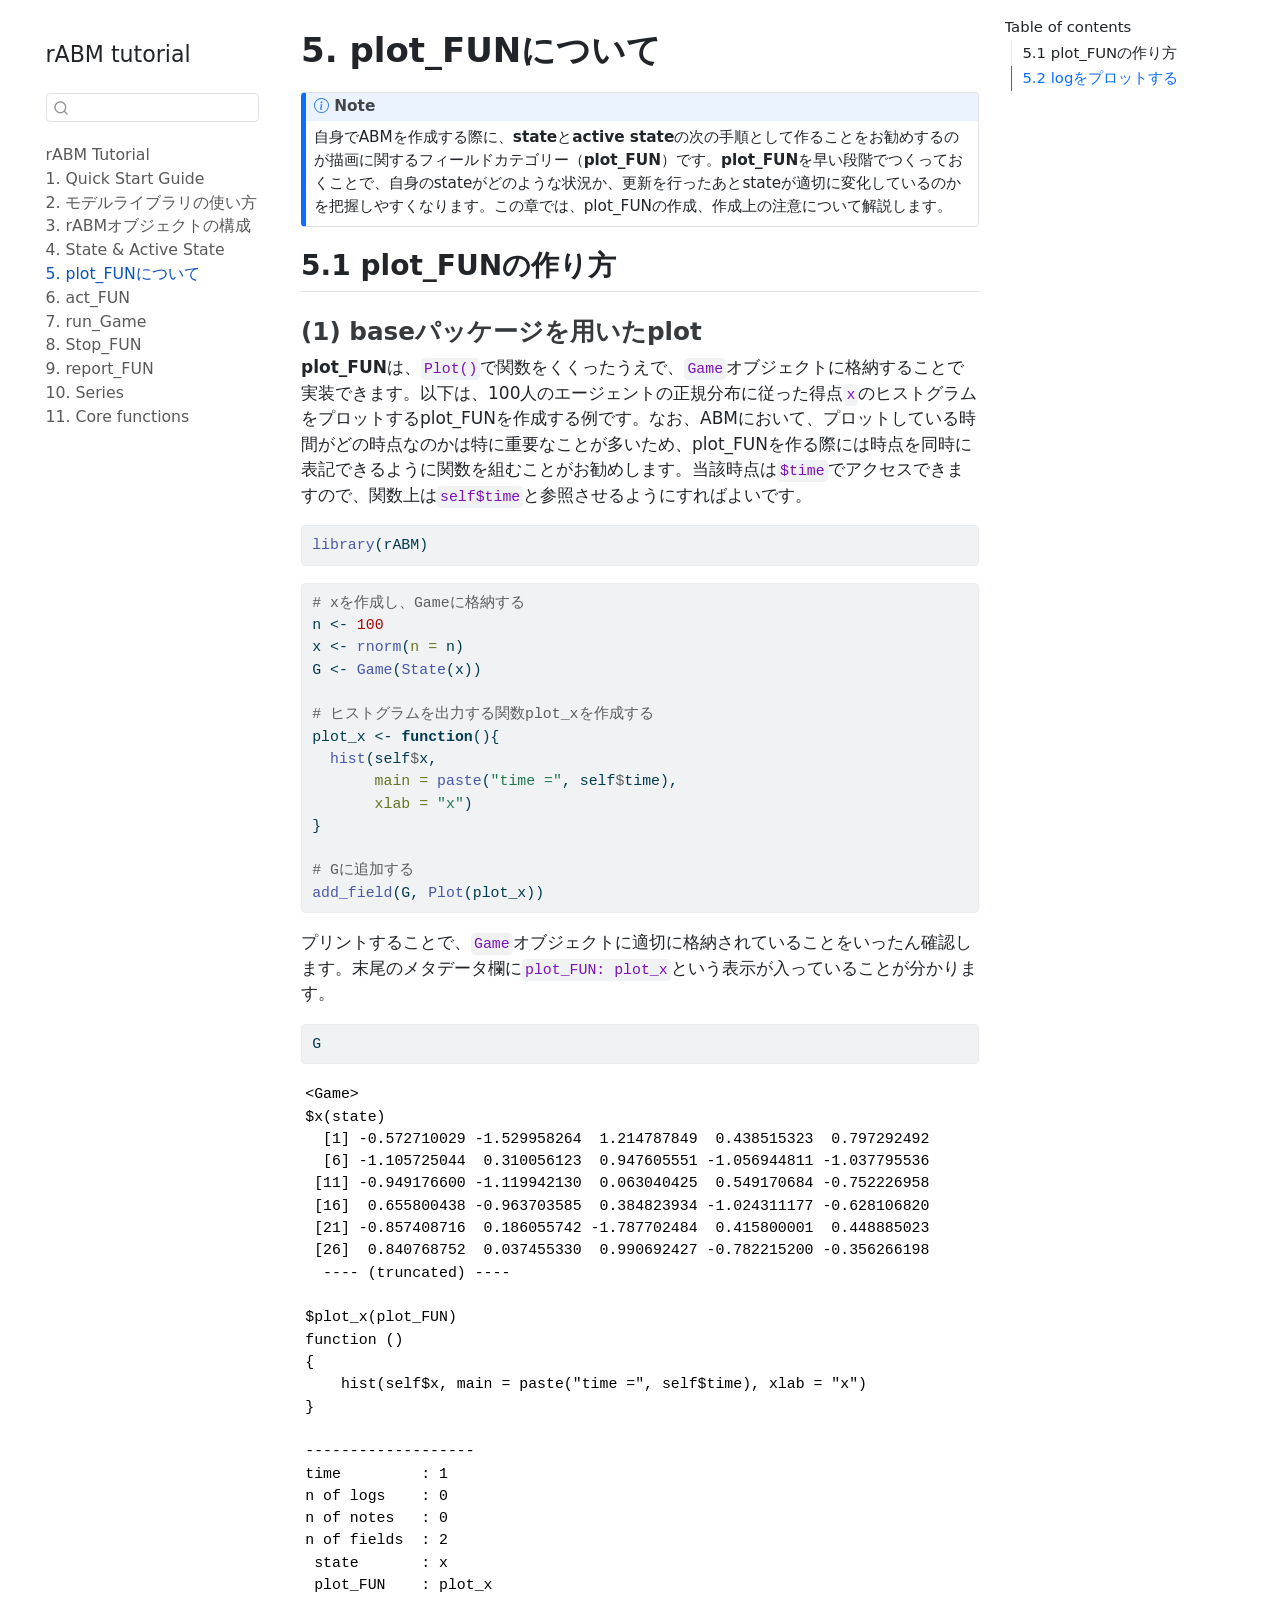
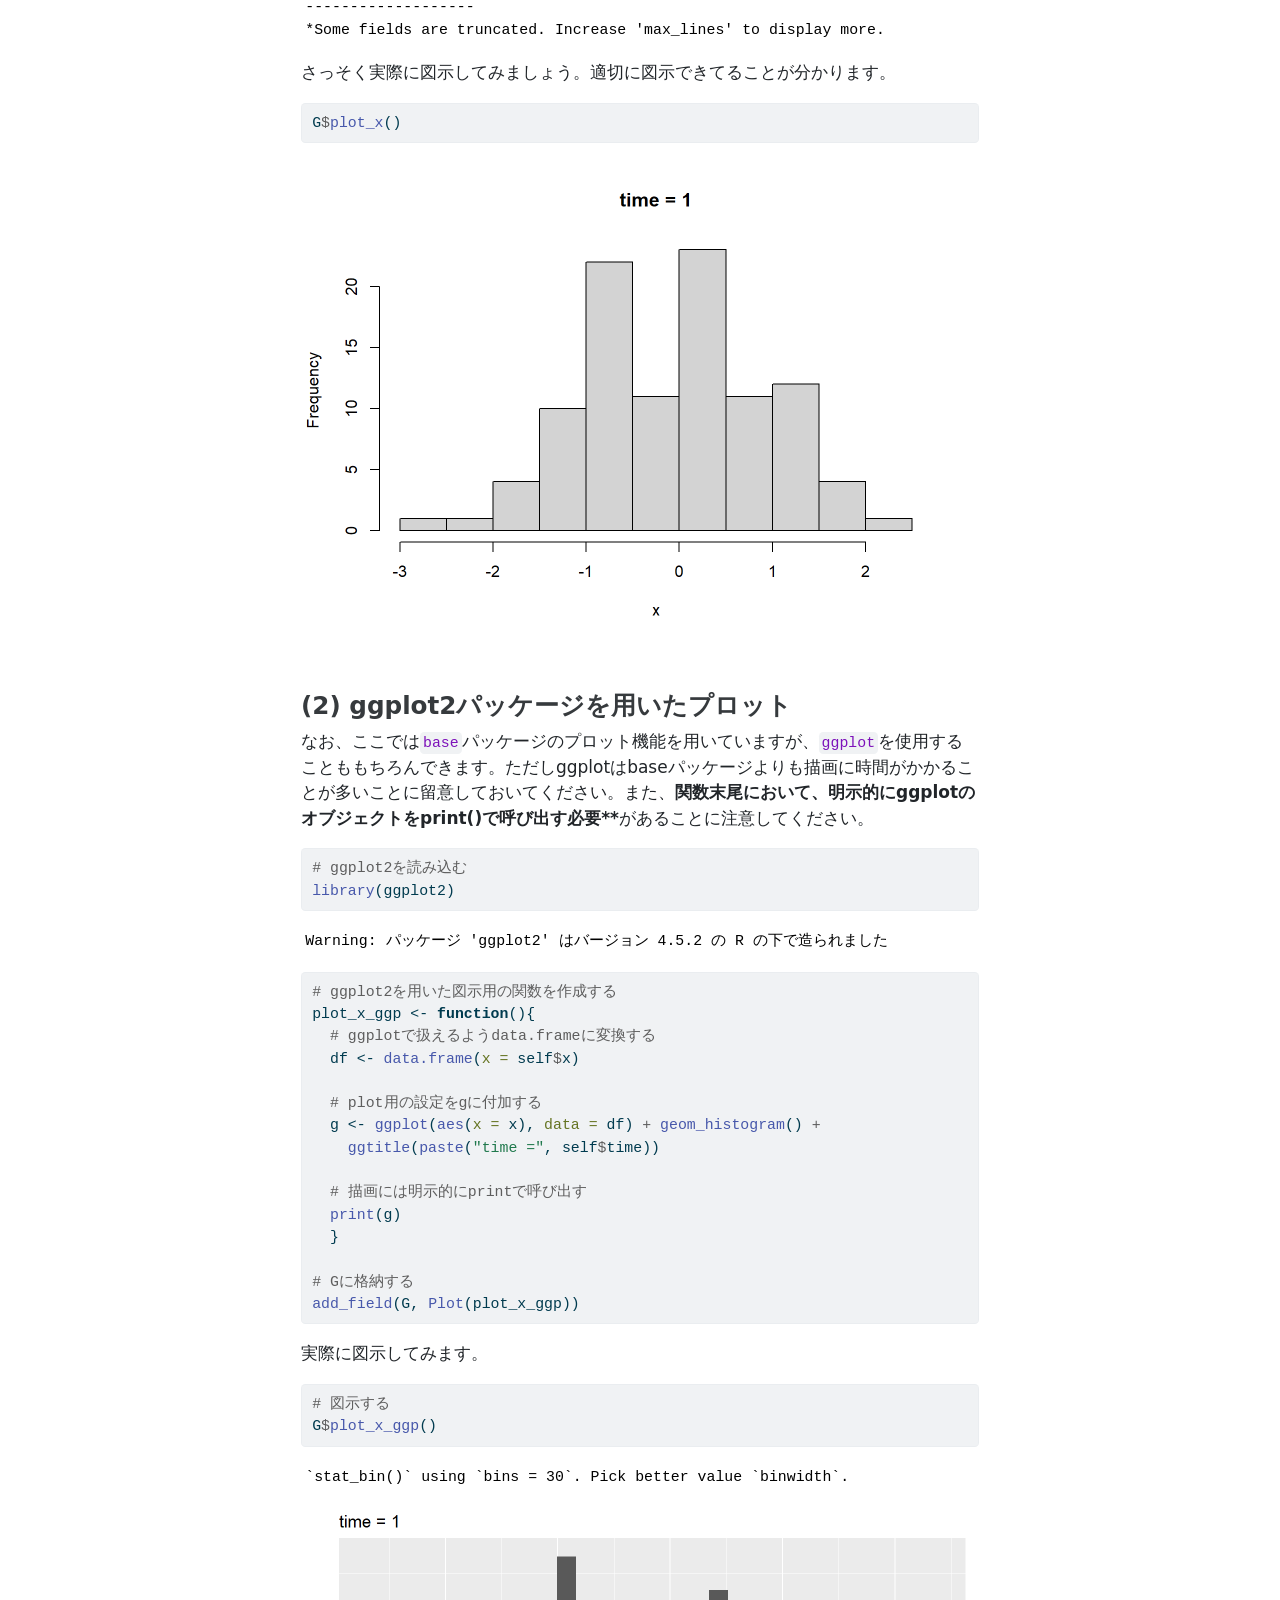
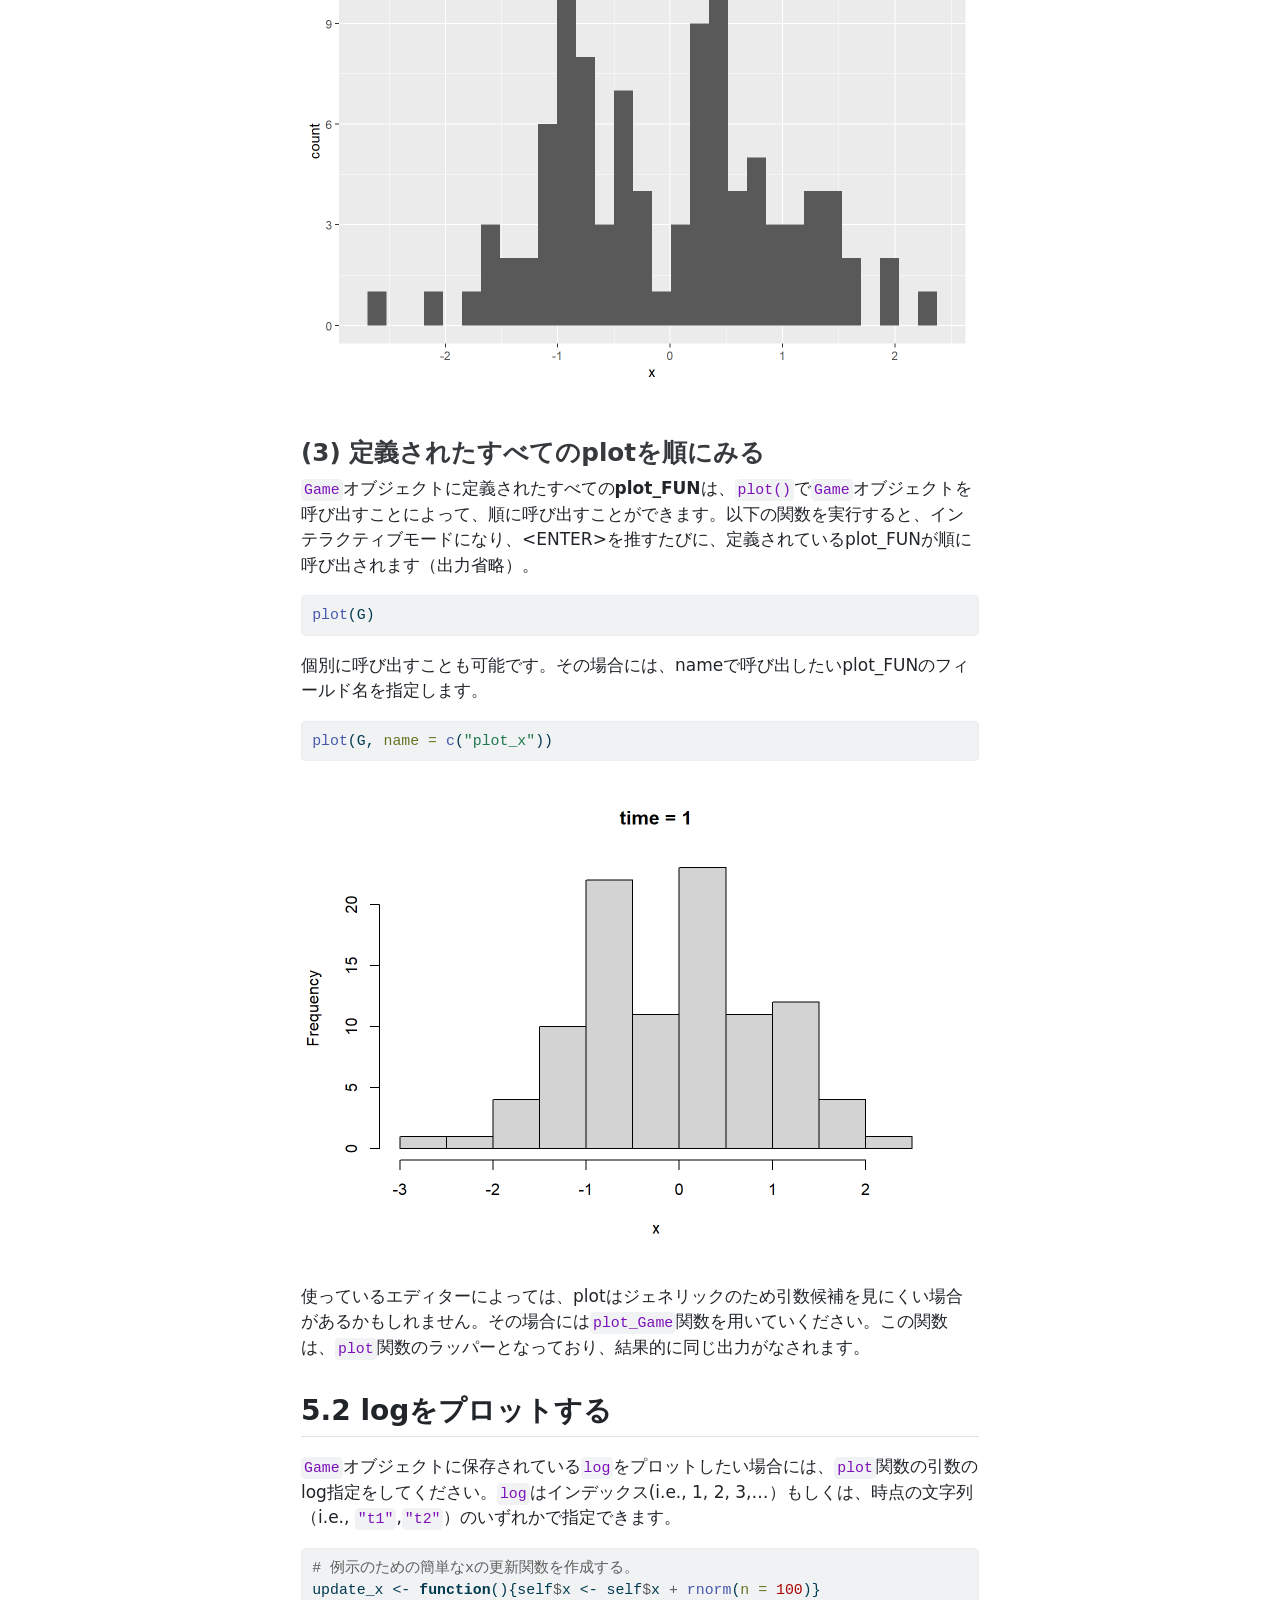
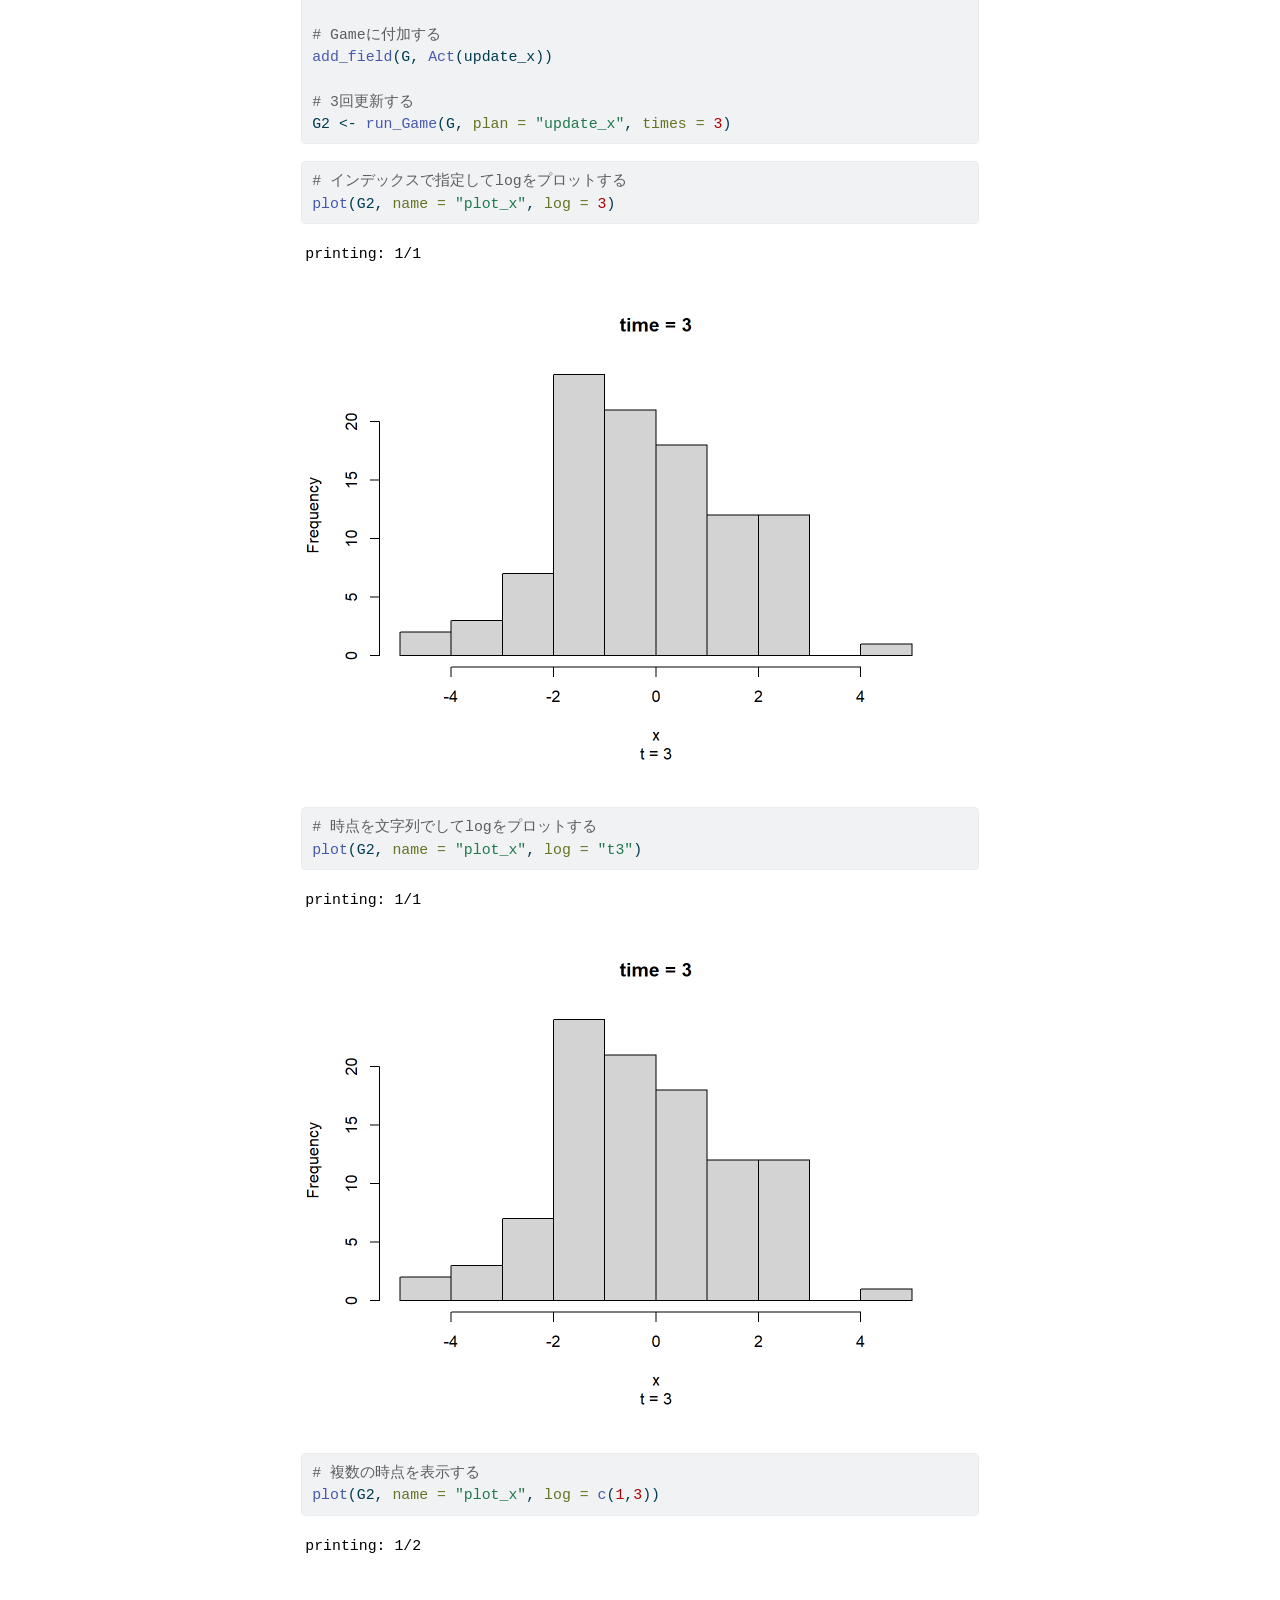
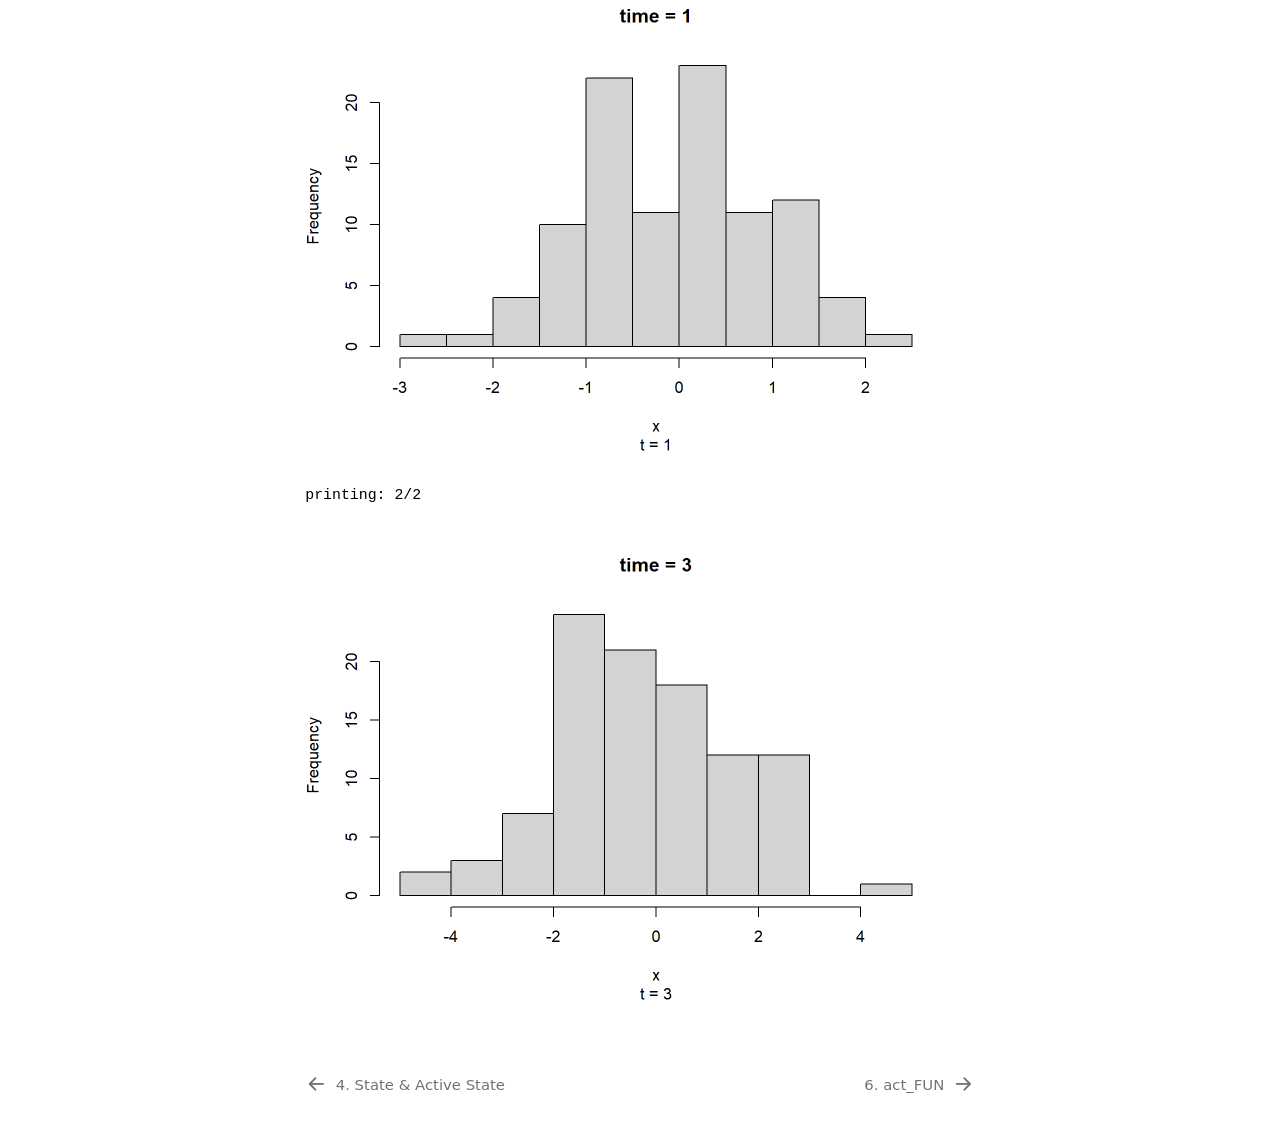
<file: docs/plot_FUN_JP.html>
<!DOCTYPE html>
<html xmlns="http://www.w3.org/1999/xhtml" lang="en" xml:lang="en"><head>

<meta charset="utf-8">
<meta name="generator" content="quarto-1.8.25">

<meta name="viewport" content="width=device-width, initial-scale=1.0, user-scalable=yes">


<title>5. plot_FUNについて – rABM tutorial</title>
<style>
code{white-space: pre-wrap;}
span.smallcaps{font-variant: small-caps;}
div.columns{display: flex; gap: min(4vw, 1.5em);}
div.column{flex: auto; overflow-x: auto;}
div.hanging-indent{margin-left: 1.5em; text-indent: -1.5em;}
ul.task-list{list-style: none;}
ul.task-list li input[type="checkbox"] {
  width: 0.8em;
  margin: 0 0.8em 0.2em -1em; /* quarto-specific, see https://github.com/quarto-dev/quarto-cli/issues/4556 */ 
  vertical-align: middle;
}
/* CSS for syntax highlighting */
html { -webkit-text-size-adjust: 100%; }
pre > code.sourceCode { white-space: pre; position: relative; }
pre > code.sourceCode > span { display: inline-block; line-height: 1.25; }
pre > code.sourceCode > span:empty { height: 1.2em; }
.sourceCode { overflow: visible; }
code.sourceCode > span { color: inherit; text-decoration: inherit; }
div.sourceCode { margin: 1em 0; }
pre.sourceCode { margin: 0; }
@media screen {
div.sourceCode { overflow: auto; }
}
@media print {
pre > code.sourceCode { white-space: pre-wrap; }
pre > code.sourceCode > span { text-indent: -5em; padding-left: 5em; }
}
pre.numberSource code
  { counter-reset: source-line 0; }
pre.numberSource code > span
  { position: relative; left: -4em; counter-increment: source-line; }
pre.numberSource code > span > a:first-child::before
  { content: counter(source-line);
    position: relative; left: -1em; text-align: right; vertical-align: baseline;
    border: none; display: inline-block;
    -webkit-touch-callout: none; -webkit-user-select: none;
    -khtml-user-select: none; -moz-user-select: none;
    -ms-user-select: none; user-select: none;
    padding: 0 4px; width: 4em;
  }
pre.numberSource { margin-left: 3em;  padding-left: 4px; }
div.sourceCode
  {   }
@media screen {
pre > code.sourceCode > span > a:first-child::before { text-decoration: underline; }
}
</style>


<script src="site_libs/quarto-nav/quarto-nav.js"></script>
<script src="site_libs/quarto-nav/headroom.min.js"></script>
<script src="site_libs/clipboard/clipboard.min.js"></script>
<script src="site_libs/quarto-search/autocomplete.umd.js"></script>
<script src="site_libs/quarto-search/fuse.min.js"></script>
<script src="site_libs/quarto-search/quarto-search.js"></script>
<meta name="quarto:offset" content="./">
<link href="./act_FUN_JP.html" rel="next">
<link href="./state_JP.html" rel="prev">
<script src="site_libs/quarto-html/quarto.js" type="module"></script>
<script src="site_libs/quarto-html/tabsets/tabsets.js" type="module"></script>
<script src="site_libs/quarto-html/axe/axe-check.js" type="module"></script>
<script src="site_libs/quarto-html/popper.min.js"></script>
<script src="site_libs/quarto-html/tippy.umd.min.js"></script>
<script src="site_libs/quarto-html/anchor.min.js"></script>
<link href="site_libs/quarto-html/tippy.css" rel="stylesheet">
<link href="site_libs/quarto-html/quarto-syntax-highlighting-7b89279ff1a6dce999919e0e67d4d9ec.css" rel="stylesheet" id="quarto-text-highlighting-styles">
<script src="site_libs/bootstrap/bootstrap.min.js"></script>
<link href="site_libs/bootstrap/bootstrap-icons.css" rel="stylesheet">
<link href="site_libs/bootstrap/bootstrap-d9ea66fcd6c317012447f26e9c021348.min.css" rel="stylesheet" append-hash="true" id="quarto-bootstrap" data-mode="light">
<script id="quarto-search-options" type="application/json">{
  "location": "sidebar",
  "copy-button": false,
  "collapse-after": 3,
  "panel-placement": "start",
  "type": "textbox",
  "limit": 50,
  "keyboard-shortcut": [
    "f",
    "/",
    "s"
  ],
  "show-item-context": false,
  "language": {
    "search-no-results-text": "No results",
    "search-matching-documents-text": "matching documents",
    "search-copy-link-title": "Copy link to search",
    "search-hide-matches-text": "Hide additional matches",
    "search-more-match-text": "more match in this document",
    "search-more-matches-text": "more matches in this document",
    "search-clear-button-title": "Clear",
    "search-text-placeholder": "",
    "search-detached-cancel-button-title": "Cancel",
    "search-submit-button-title": "Submit",
    "search-label": "Search"
  }
}</script>


</head>

<body class="nav-sidebar floating quarto-light">

<div id="quarto-search-results"></div>
  <header id="quarto-header" class="headroom fixed-top">
  <nav class="quarto-secondary-nav">
    <div class="container-fluid d-flex">
      <button type="button" class="quarto-btn-toggle btn" data-bs-toggle="collapse" role="button" data-bs-target=".quarto-sidebar-collapse-item" aria-controls="quarto-sidebar" aria-expanded="false" aria-label="Toggle sidebar navigation" onclick="if (window.quartoToggleHeadroom) { window.quartoToggleHeadroom(); }">
        <i class="bi bi-layout-text-sidebar-reverse"></i>
      </button>
        <nav class="quarto-page-breadcrumbs" aria-label="breadcrumb"><ol class="breadcrumb"><li class="breadcrumb-item"><a href="./plot_FUN_JP.html"><span class="chapter-title">5. plot_FUNについて</span></a></li></ol></nav>
        <a class="flex-grow-1" role="navigation" data-bs-toggle="collapse" data-bs-target=".quarto-sidebar-collapse-item" aria-controls="quarto-sidebar" aria-expanded="false" aria-label="Toggle sidebar navigation" onclick="if (window.quartoToggleHeadroom) { window.quartoToggleHeadroom(); }">      
        </a>
      <button type="button" class="btn quarto-search-button" aria-label="Search" onclick="window.quartoOpenSearch();">
        <i class="bi bi-search"></i>
      </button>
    </div>
  </nav>
</header>
<!-- content -->
<div id="quarto-content" class="quarto-container page-columns page-rows-contents page-layout-article">
<!-- sidebar -->
  <nav id="quarto-sidebar" class="sidebar collapse collapse-horizontal quarto-sidebar-collapse-item sidebar-navigation floating overflow-auto">
    <div class="pt-lg-2 mt-2 text-left sidebar-header sidebar-header-stacked">
      <a href="./index.html" class="sidebar-logo-link">
      </a>
    <div class="sidebar-title mb-0 py-0">
      <a href="./">rABM tutorial</a> 
    </div>
      </div>
        <div class="mt-2 flex-shrink-0 align-items-center">
        <div class="sidebar-search">
        <div id="quarto-search" class="" title="Search"></div>
        </div>
        </div>
    <div class="sidebar-menu-container"> 
    <ul class="list-unstyled mt-1">
        <li class="sidebar-item">
  <div class="sidebar-item-container"> 
  <a href="./index.html" class="sidebar-item-text sidebar-link"><span class="chapter-title">rABM Tutorial</span></a>
  </div>
</li>
        <li class="sidebar-item">
  <div class="sidebar-item-container"> 
  <a href="./quick_start_JP.html" class="sidebar-item-text sidebar-link"><span class="chapter-title">1. Quick Start Guide</span></a>
  </div>
</li>
        <li class="sidebar-item">
  <div class="sidebar-item-container"> 
  <a href="./model_library_JP.html" class="sidebar-item-text sidebar-link"><span class="chapter-title">2. モデルライブラリの使い方</span></a>
  </div>
</li>
        <li class="sidebar-item">
  <div class="sidebar-item-container"> 
  <a href="./rABM_classes_JP.html" class="sidebar-item-text sidebar-link"><span class="chapter-title">3. rABMオブジェクトの構成</span></a>
  </div>
</li>
        <li class="sidebar-item">
  <div class="sidebar-item-container"> 
  <a href="./state_JP.html" class="sidebar-item-text sidebar-link"><span class="chapter-title">4. State &amp; Active State</span></a>
  </div>
</li>
        <li class="sidebar-item">
  <div class="sidebar-item-container"> 
  <a href="./plot_FUN_JP.html" class="sidebar-item-text sidebar-link active"><span class="chapter-title">5. plot_FUNについて</span></a>
  </div>
</li>
        <li class="sidebar-item">
  <div class="sidebar-item-container"> 
  <a href="./act_FUN_JP.html" class="sidebar-item-text sidebar-link"><span class="chapter-title">6. act_FUN</span></a>
  </div>
</li>
        <li class="sidebar-item">
  <div class="sidebar-item-container"> 
  <a href="./run_Game_JP.html" class="sidebar-item-text sidebar-link"><span class="chapter-title">7. run_Game</span></a>
  </div>
</li>
        <li class="sidebar-item">
  <div class="sidebar-item-container"> 
  <a href="./stop_FUN_JP.html" class="sidebar-item-text sidebar-link"><span class="chapter-title">8. Stop_FUN</span></a>
  </div>
</li>
        <li class="sidebar-item">
  <div class="sidebar-item-container"> 
  <a href="./report_FUN_JP.html" class="sidebar-item-text sidebar-link"><span class="chapter-title">9. report_FUN</span></a>
  </div>
</li>
        <li class="sidebar-item">
  <div class="sidebar-item-container"> 
  <a href="./Series_JP.html" class="sidebar-item-text sidebar-link"><span class="chapter-title">10. Series</span></a>
  </div>
</li>
        <li class="sidebar-item">
  <div class="sidebar-item-container"> 
  <a href="./Core_functions_JP.html" class="sidebar-item-text sidebar-link"><span class="chapter-title">11. Core functions</span></a>
  </div>
</li>
    </ul>
    </div>
</nav>
<div id="quarto-sidebar-glass" class="quarto-sidebar-collapse-item" data-bs-toggle="collapse" data-bs-target=".quarto-sidebar-collapse-item"></div>
<!-- margin-sidebar -->
    <div id="quarto-margin-sidebar" class="sidebar margin-sidebar">
        <nav id="TOC" role="doc-toc" class="toc-active">
    <h2 id="toc-title">Table of contents</h2>
   
  <ul>
  <li><a href="#plot_funの作り方" id="toc-plot_funの作り方" class="nav-link active" data-scroll-target="#plot_funの作り方">5.1 plot_FUNの作り方</a>
  <ul class="collapse">
  <li><a href="#baseパッケージを用いたplot" id="toc-baseパッケージを用いたplot" class="nav-link" data-scroll-target="#baseパッケージを用いたplot">(1) baseパッケージを用いたplot</a></li>
  <li><a href="#ggplot2パッケージを用いたプロット" id="toc-ggplot2パッケージを用いたプロット" class="nav-link" data-scroll-target="#ggplot2パッケージを用いたプロット">(2) ggplot2パッケージを用いたプロット</a></li>
  <li><a href="#定義されたすべてのplotを順にみる" id="toc-定義されたすべてのplotを順にみる" class="nav-link" data-scroll-target="#定義されたすべてのplotを順にみる">(3) 定義されたすべてのplotを順にみる</a></li>
  </ul></li>
  <li><a href="#logをプロットする" id="toc-logをプロットする" class="nav-link" data-scroll-target="#logをプロットする">5.2 logをプロットする</a></li>
  </ul>
</nav>
    </div>
<!-- main -->
<main class="content" id="quarto-document-content">

<header id="title-block-header" class="quarto-title-block default">
<div class="quarto-title">
<h1 class="title"><span class="chapter-title">5. plot_FUNについて</span></h1>
</div>



<div class="quarto-title-meta">

    
  
    
  </div>
  


</header>


<div class="callout callout-style-default callout-note callout-titled">
<div class="callout-header d-flex align-content-center">
<div class="callout-icon-container">
<i class="callout-icon"></i>
</div>
<div class="callout-title-container flex-fill">
Note
</div>
</div>
<div class="callout-body-container callout-body">
<p>自身でABMを作成する際に、<strong>state</strong>と<strong>active state</strong>の次の手順として作ることをお勧めするのが描画に関するフィールドカテゴリー（<strong>plot_FUN</strong>）です。<strong>plot_FUN</strong>を早い段階でつくっておくことで、自身のstateがどのような状況か、更新を行ったあとstateが適切に変化しているのかを把握しやすくなります。この章では、plot_FUNの作成、作成上の注意について解説します。</p>
</div>
</div>
<section id="plot_funの作り方" class="level2">
<h2 class="anchored" data-anchor-id="plot_funの作り方">5.1 plot_FUNの作り方</h2>
<section id="baseパッケージを用いたplot" class="level3">
<h3 class="anchored" data-anchor-id="baseパッケージを用いたplot">(1) baseパッケージを用いたplot</h3>
<p><strong>plot_FUN</strong>は、<code>Plot()</code>で関数をくくったうえで、<code>Game</code>オブジェクトに格納することで実装できます。以下は、100人のエージェントの正規分布に従った得点<code>x</code>のヒストグラムをプロットするplot_FUNを作成する例です。なお、ABMにおいて、プロットしている時間がどの時点なのかは特に重要なことが多いため、plot_FUNを作る際には時点を同時に表記できるように関数を組むことがお勧めします。当該時点は<code>$time</code>でアクセスできますので、関数上は<code>self$time</code>と参照させるようにすればよいです。</p>
<div class="cell">
<div class="code-copy-outer-scaffold"><div class="sourceCode cell-code" id="cb1"><pre class="sourceCode r code-with-copy"><code class="sourceCode r"><span id="cb1-1"><a href="#cb1-1" aria-hidden="true" tabindex="-1"></a><span class="fu">library</span>(rABM)</span></code></pre></div><button title="Copy to Clipboard" class="code-copy-button"><i class="bi"></i></button></div>
</div>
<div class="cell">
<div class="code-copy-outer-scaffold"><div class="sourceCode cell-code" id="cb2"><pre class="sourceCode r code-with-copy"><code class="sourceCode r"><span id="cb2-1"><a href="#cb2-1" aria-hidden="true" tabindex="-1"></a><span class="co"># xを作成し、Gameに格納する</span></span>
<span id="cb2-2"><a href="#cb2-2" aria-hidden="true" tabindex="-1"></a>n <span class="ot">&lt;-</span> <span class="dv">100</span></span>
<span id="cb2-3"><a href="#cb2-3" aria-hidden="true" tabindex="-1"></a>x <span class="ot">&lt;-</span> <span class="fu">rnorm</span>(<span class="at">n =</span> n)</span>
<span id="cb2-4"><a href="#cb2-4" aria-hidden="true" tabindex="-1"></a>G <span class="ot">&lt;-</span> <span class="fu">Game</span>(<span class="fu">State</span>(x))</span>
<span id="cb2-5"><a href="#cb2-5" aria-hidden="true" tabindex="-1"></a></span>
<span id="cb2-6"><a href="#cb2-6" aria-hidden="true" tabindex="-1"></a><span class="co"># ヒストグラムを出力する関数plot_xを作成する</span></span>
<span id="cb2-7"><a href="#cb2-7" aria-hidden="true" tabindex="-1"></a>plot_x <span class="ot">&lt;-</span> <span class="cf">function</span>(){</span>
<span id="cb2-8"><a href="#cb2-8" aria-hidden="true" tabindex="-1"></a>  <span class="fu">hist</span>(self<span class="sc">$</span>x, </span>
<span id="cb2-9"><a href="#cb2-9" aria-hidden="true" tabindex="-1"></a>       <span class="at">main =</span> <span class="fu">paste</span>(<span class="st">"time ="</span>, self<span class="sc">$</span>time),</span>
<span id="cb2-10"><a href="#cb2-10" aria-hidden="true" tabindex="-1"></a>       <span class="at">xlab =</span> <span class="st">"x"</span>)</span>
<span id="cb2-11"><a href="#cb2-11" aria-hidden="true" tabindex="-1"></a>}</span>
<span id="cb2-12"><a href="#cb2-12" aria-hidden="true" tabindex="-1"></a></span>
<span id="cb2-13"><a href="#cb2-13" aria-hidden="true" tabindex="-1"></a><span class="co"># Gに追加する</span></span>
<span id="cb2-14"><a href="#cb2-14" aria-hidden="true" tabindex="-1"></a><span class="fu">add_field</span>(G, <span class="fu">Plot</span>(plot_x))</span></code></pre></div><button title="Copy to Clipboard" class="code-copy-button"><i class="bi"></i></button></div>
</div>
<p>プリントすることで、<code>Game</code>オブジェクトに適切に格納されていることをいったん確認します。末尾のメタデータ欄に<code>plot_FUN: plot_x</code>という表示が入っていることが分かります。</p>
<div class="cell">
<div class="code-copy-outer-scaffold"><div class="sourceCode cell-code" id="cb3"><pre class="sourceCode r code-with-copy"><code class="sourceCode r"><span id="cb3-1"><a href="#cb3-1" aria-hidden="true" tabindex="-1"></a>G</span></code></pre></div><button title="Copy to Clipboard" class="code-copy-button"><i class="bi"></i></button></div>
<div class="cell-output cell-output-stdout">
<pre><code>&lt;Game&gt;
$x(state)
  [1] -0.572710029 -1.529958264  1.214787849  0.438515323  0.797292492
  [6] -1.105725044  0.310056123  0.947605551 -1.056944811 -1.037795536
 [11] -0.949176600 -1.119942130  0.063040425  0.549170684 -0.752226958
 [16]  0.655800438 -0.963703585  0.384823934 -1.024311177 -0.628106820
 [21] -0.857408716  0.186055742 -1.787702484  0.415800001  0.448885023
 [26]  0.840768752  0.037455330  0.990692427 -0.782215200 -0.356266198
  ---- (truncated) ----

$plot_x(plot_FUN)
function () 
{
    hist(self$x, main = paste("time =", self$time), xlab = "x")
}

------------------- 
time         : 1 
n of logs    : 0 
n of notes   : 0 
n of fields  : 2 
 state       : x
 plot_FUN    : plot_x
------------------- 
*Some fields are truncated. Increase 'max_lines' to display more.</code></pre>
</div>
</div>
<p>さっそく実際に図示してみましょう。適切に図示できてることが分かります。</p>
<div class="cell">
<div class="code-copy-outer-scaffold"><div class="sourceCode cell-code" id="cb5"><pre class="sourceCode r code-with-copy"><code class="sourceCode r"><span id="cb5-1"><a href="#cb5-1" aria-hidden="true" tabindex="-1"></a>G<span class="sc">$</span><span class="fu">plot_x</span>()</span></code></pre></div><button title="Copy to Clipboard" class="code-copy-button"><i class="bi"></i></button></div>
<div class="cell-output-display">
<div>
<figure class="figure">
<p><img src="plot_FUN_JP_files/figure-html/unnamed-chunk-4-1.png" class="img-fluid figure-img" width="672"></p>
</figure>
</div>
</div>
</div>
</section>
<section id="ggplot2パッケージを用いたプロット" class="level3">
<h3 class="anchored" data-anchor-id="ggplot2パッケージを用いたプロット">(2) ggplot2パッケージを用いたプロット</h3>
<p>なお、ここでは<code>base</code>パッケージのプロット機能を用いていますが、<code>ggplot</code>を使用することももちろんできます。ただしggplotはbaseパッケージよりも描画に時間がかかることが多いことに留意しておいてください。また、<strong>関数末尾において、明示的にggplotのオブジェクトをprint()で呼び出す必要**</strong>があることに注意してください。</p>
<div class="cell">
<div class="code-copy-outer-scaffold"><div class="sourceCode cell-code" id="cb6"><pre class="sourceCode r code-with-copy"><code class="sourceCode r"><span id="cb6-1"><a href="#cb6-1" aria-hidden="true" tabindex="-1"></a><span class="co"># ggplot2を読み込む</span></span>
<span id="cb6-2"><a href="#cb6-2" aria-hidden="true" tabindex="-1"></a><span class="fu">library</span>(ggplot2)</span></code></pre></div><button title="Copy to Clipboard" class="code-copy-button"><i class="bi"></i></button></div>
<div class="cell-output cell-output-stderr">
<pre><code>Warning: パッケージ 'ggplot2' はバージョン 4.5.2 の R の下で造られました</code></pre>
</div>
<div class="code-copy-outer-scaffold"><div class="sourceCode cell-code" id="cb8"><pre class="sourceCode r code-with-copy"><code class="sourceCode r"><span id="cb8-1"><a href="#cb8-1" aria-hidden="true" tabindex="-1"></a><span class="co"># ggplot2を用いた図示用の関数を作成する</span></span>
<span id="cb8-2"><a href="#cb8-2" aria-hidden="true" tabindex="-1"></a>plot_x_ggp <span class="ot">&lt;-</span> <span class="cf">function</span>(){</span>
<span id="cb8-3"><a href="#cb8-3" aria-hidden="true" tabindex="-1"></a>  <span class="co"># ggplotで扱えるようdata.frameに変換する</span></span>
<span id="cb8-4"><a href="#cb8-4" aria-hidden="true" tabindex="-1"></a>  df <span class="ot">&lt;-</span> <span class="fu">data.frame</span>(<span class="at">x =</span> self<span class="sc">$</span>x)</span>
<span id="cb8-5"><a href="#cb8-5" aria-hidden="true" tabindex="-1"></a>  </span>
<span id="cb8-6"><a href="#cb8-6" aria-hidden="true" tabindex="-1"></a>  <span class="co"># plot用の設定をgに付加する</span></span>
<span id="cb8-7"><a href="#cb8-7" aria-hidden="true" tabindex="-1"></a>  g <span class="ot">&lt;-</span> <span class="fu">ggplot</span>(<span class="fu">aes</span>(<span class="at">x =</span> x), <span class="at">data =</span> df) <span class="sc">+</span> <span class="fu">geom_histogram</span>() <span class="sc">+</span> </span>
<span id="cb8-8"><a href="#cb8-8" aria-hidden="true" tabindex="-1"></a>    <span class="fu">ggtitle</span>(<span class="fu">paste</span>(<span class="st">"time ="</span>, self<span class="sc">$</span>time))</span>
<span id="cb8-9"><a href="#cb8-9" aria-hidden="true" tabindex="-1"></a>  </span>
<span id="cb8-10"><a href="#cb8-10" aria-hidden="true" tabindex="-1"></a>  <span class="co"># 描画には明示的にprintで呼び出す</span></span>
<span id="cb8-11"><a href="#cb8-11" aria-hidden="true" tabindex="-1"></a>  <span class="fu">print</span>(g)</span>
<span id="cb8-12"><a href="#cb8-12" aria-hidden="true" tabindex="-1"></a>  }</span>
<span id="cb8-13"><a href="#cb8-13" aria-hidden="true" tabindex="-1"></a></span>
<span id="cb8-14"><a href="#cb8-14" aria-hidden="true" tabindex="-1"></a><span class="co"># Gに格納する</span></span>
<span id="cb8-15"><a href="#cb8-15" aria-hidden="true" tabindex="-1"></a><span class="fu">add_field</span>(G, <span class="fu">Plot</span>(plot_x_ggp))</span></code></pre></div><button title="Copy to Clipboard" class="code-copy-button"><i class="bi"></i></button></div>
</div>
<p>実際に図示してみます。</p>
<div class="cell">
<div class="code-copy-outer-scaffold"><div class="sourceCode cell-code" id="cb9"><pre class="sourceCode r code-with-copy"><code class="sourceCode r"><span id="cb9-1"><a href="#cb9-1" aria-hidden="true" tabindex="-1"></a><span class="co"># 図示する</span></span>
<span id="cb9-2"><a href="#cb9-2" aria-hidden="true" tabindex="-1"></a>G<span class="sc">$</span><span class="fu">plot_x_ggp</span>()</span></code></pre></div><button title="Copy to Clipboard" class="code-copy-button"><i class="bi"></i></button></div>
<div class="cell-output cell-output-stderr">
<pre><code>`stat_bin()` using `bins = 30`. Pick better value `binwidth`.</code></pre>
</div>
<div class="cell-output-display">
<div>
<figure class="figure">
<p><img src="plot_FUN_JP_files/figure-html/unnamed-chunk-6-1.png" class="img-fluid figure-img" width="672"></p>
</figure>
</div>
</div>
</div>
</section>
<section id="定義されたすべてのplotを順にみる" class="level3">
<h3 class="anchored" data-anchor-id="定義されたすべてのplotを順にみる">(3) 定義されたすべてのplotを順にみる</h3>
<p><code>Game</code>オブジェクトに定義されたすべての<strong>plot_FUN</strong>は、<code>plot()</code>で<code>Game</code>オブジェクトを呼び出すことによって、順に呼び出すことができます。以下の関数を実行すると、インテラクティブモードになり、&lt;ENTER&gt;を推すたびに、定義されているplot_FUNが順に呼び出されます（出力省略）。</p>
<div class="cell">
<div class="code-copy-outer-scaffold"><div class="sourceCode cell-code" id="cb11"><pre class="sourceCode r code-with-copy"><code class="sourceCode r"><span id="cb11-1"><a href="#cb11-1" aria-hidden="true" tabindex="-1"></a><span class="fu">plot</span>(G)</span></code></pre></div><button title="Copy to Clipboard" class="code-copy-button"><i class="bi"></i></button></div>
</div>
<p>個別に呼び出すことも可能です。その場合には、nameで呼び出したいplot_FUNのフィールド名を指定します。</p>
<div class="cell">
<div class="code-copy-outer-scaffold"><div class="sourceCode cell-code" id="cb12"><pre class="sourceCode r code-with-copy"><code class="sourceCode r"><span id="cb12-1"><a href="#cb12-1" aria-hidden="true" tabindex="-1"></a><span class="fu">plot</span>(G, <span class="at">name =</span> <span class="fu">c</span>(<span class="st">"plot_x"</span>))</span></code></pre></div><button title="Copy to Clipboard" class="code-copy-button"><i class="bi"></i></button></div>
<div class="cell-output-display">
<div>
<figure class="figure">
<p><img src="plot_FUN_JP_files/figure-html/unnamed-chunk-8-1.png" class="img-fluid figure-img" width="672"></p>
</figure>
</div>
</div>
</div>
<p>使っているエディターによっては、plotはジェネリックのため引数候補を見にくい場合があるかもしれません。その場合には<code>plot_Game</code>関数を用いていください。この関数は、<code>plot</code>関数のラッパーとなっており、結果的に同じ出力がなされます。</p>
</section>
</section>
<section id="logをプロットする" class="level2">
<h2 class="anchored" data-anchor-id="logをプロットする">5.2 logをプロットする</h2>
<p><code>Game</code>オブジェクトに保存されている<code>log</code>をプロットしたい場合には、<code>plot</code>関数の引数のlog指定をしてください。<code>log</code>はインデックス(i.e., 1, 2, 3,…）もしくは、時点の文字列（i.e., <code>"t1"</code>,<code>"t2"</code>）のいずれかで指定できます。</p>
<div class="cell">
<div class="code-copy-outer-scaffold"><div class="sourceCode cell-code" id="cb13"><pre class="sourceCode r code-with-copy"><code class="sourceCode r"><span id="cb13-1"><a href="#cb13-1" aria-hidden="true" tabindex="-1"></a><span class="co"># 例示のための簡単なxの更新関数を作成する。</span></span>
<span id="cb13-2"><a href="#cb13-2" aria-hidden="true" tabindex="-1"></a>update_x <span class="ot">&lt;-</span> <span class="cf">function</span>(){self<span class="sc">$</span>x <span class="ot">&lt;-</span> self<span class="sc">$</span>x <span class="sc">+</span> <span class="fu">rnorm</span>(<span class="at">n =</span> <span class="dv">100</span>)}</span>
<span id="cb13-3"><a href="#cb13-3" aria-hidden="true" tabindex="-1"></a></span>
<span id="cb13-4"><a href="#cb13-4" aria-hidden="true" tabindex="-1"></a><span class="co"># Gameに付加する</span></span>
<span id="cb13-5"><a href="#cb13-5" aria-hidden="true" tabindex="-1"></a><span class="fu">add_field</span>(G, <span class="fu">Act</span>(update_x))</span>
<span id="cb13-6"><a href="#cb13-6" aria-hidden="true" tabindex="-1"></a></span>
<span id="cb13-7"><a href="#cb13-7" aria-hidden="true" tabindex="-1"></a><span class="co"># 3回更新する</span></span>
<span id="cb13-8"><a href="#cb13-8" aria-hidden="true" tabindex="-1"></a>G2 <span class="ot">&lt;-</span> <span class="fu">run_Game</span>(G, <span class="at">plan =</span> <span class="st">"update_x"</span>, <span class="at">times =</span> <span class="dv">3</span>)</span></code></pre></div><button title="Copy to Clipboard" class="code-copy-button"><i class="bi"></i></button></div>
</div>
<div class="cell">
<div class="code-copy-outer-scaffold"><div class="sourceCode cell-code" id="cb14"><pre class="sourceCode r code-with-copy"><code class="sourceCode r"><span id="cb14-1"><a href="#cb14-1" aria-hidden="true" tabindex="-1"></a><span class="co"># インデックスで指定してlogをプロットする</span></span>
<span id="cb14-2"><a href="#cb14-2" aria-hidden="true" tabindex="-1"></a><span class="fu">plot</span>(G2, <span class="at">name =</span> <span class="st">"plot_x"</span>, <span class="at">log =</span> <span class="dv">3</span>)</span></code></pre></div><button title="Copy to Clipboard" class="code-copy-button"><i class="bi"></i></button></div>
<div class="cell-output cell-output-stdout">
<pre><code>printing: 1/1</code></pre>
</div>
<div class="cell-output-display">
<div>
<figure class="figure">
<p><img src="plot_FUN_JP_files/figure-html/unnamed-chunk-10-1.png" class="img-fluid figure-img" width="672"></p>
</figure>
</div>
</div>
</div>
<div class="cell">
<div class="code-copy-outer-scaffold"><div class="sourceCode cell-code" id="cb16"><pre class="sourceCode r code-with-copy"><code class="sourceCode r"><span id="cb16-1"><a href="#cb16-1" aria-hidden="true" tabindex="-1"></a><span class="co"># 時点を文字列でしてlogをプロットする</span></span>
<span id="cb16-2"><a href="#cb16-2" aria-hidden="true" tabindex="-1"></a><span class="fu">plot</span>(G2, <span class="at">name =</span> <span class="st">"plot_x"</span>, <span class="at">log =</span> <span class="st">"t3"</span>)</span></code></pre></div><button title="Copy to Clipboard" class="code-copy-button"><i class="bi"></i></button></div>
<div class="cell-output cell-output-stdout">
<pre><code>printing: 1/1</code></pre>
</div>
<div class="cell-output-display">
<div>
<figure class="figure">
<p><img src="plot_FUN_JP_files/figure-html/unnamed-chunk-11-1.png" class="img-fluid figure-img" width="672"></p>
</figure>
</div>
</div>
</div>
<div class="cell">
<div class="code-copy-outer-scaffold"><div class="sourceCode cell-code" id="cb18"><pre class="sourceCode r code-with-copy"><code class="sourceCode r"><span id="cb18-1"><a href="#cb18-1" aria-hidden="true" tabindex="-1"></a><span class="co"># 複数の時点を表示する</span></span>
<span id="cb18-2"><a href="#cb18-2" aria-hidden="true" tabindex="-1"></a><span class="fu">plot</span>(G2, <span class="at">name =</span> <span class="st">"plot_x"</span>, <span class="at">log =</span> <span class="fu">c</span>(<span class="dv">1</span>,<span class="dv">3</span>))</span></code></pre></div><button title="Copy to Clipboard" class="code-copy-button"><i class="bi"></i></button></div>
<div class="cell-output cell-output-stdout">
<pre><code>printing: 1/2</code></pre>
</div>
<div class="cell-output-display">
<div>
<figure class="figure">
<p><img src="plot_FUN_JP_files/figure-html/unnamed-chunk-12-1.png" class="img-fluid figure-img" width="672"></p>
</figure>
</div>
</div>
<div class="cell-output cell-output-stdout">
<pre><code>printing: 2/2</code></pre>
</div>
<div class="cell-output-display">
<div>
<figure class="figure">
<p><img src="plot_FUN_JP_files/figure-html/unnamed-chunk-12-2.png" class="img-fluid figure-img" width="672"></p>
</figure>
</div>
</div>
</div>


</section>

</main> <!-- /main -->
<script id="quarto-html-after-body" type="application/javascript">
  window.document.addEventListener("DOMContentLoaded", function (event) {
    const icon = "";
    const anchorJS = new window.AnchorJS();
    anchorJS.options = {
      placement: 'right',
      icon: icon
    };
    anchorJS.add('.anchored');
    const isCodeAnnotation = (el) => {
      for (const clz of el.classList) {
        if (clz.startsWith('code-annotation-')) {                     
          return true;
        }
      }
      return false;
    }
    const onCopySuccess = function(e) {
      // button target
      const button = e.trigger;
      // don't keep focus
      button.blur();
      // flash "checked"
      button.classList.add('code-copy-button-checked');
      var currentTitle = button.getAttribute("title");
      button.setAttribute("title", "Copied!");
      let tooltip;
      if (window.bootstrap) {
        button.setAttribute("data-bs-toggle", "tooltip");
        button.setAttribute("data-bs-placement", "left");
        button.setAttribute("data-bs-title", "Copied!");
        tooltip = new bootstrap.Tooltip(button, 
          { trigger: "manual", 
            customClass: "code-copy-button-tooltip",
            offset: [0, -8]});
        tooltip.show();    
      }
      setTimeout(function() {
        if (tooltip) {
          tooltip.hide();
          button.removeAttribute("data-bs-title");
          button.removeAttribute("data-bs-toggle");
          button.removeAttribute("data-bs-placement");
        }
        button.setAttribute("title", currentTitle);
        button.classList.remove('code-copy-button-checked');
      }, 1000);
      // clear code selection
      e.clearSelection();
    }
    const getTextToCopy = function(trigger) {
      const outerScaffold = trigger.parentElement.cloneNode(true);
      const codeEl = outerScaffold.querySelector('code');
      for (const childEl of codeEl.children) {
        if (isCodeAnnotation(childEl)) {
          childEl.remove();
        }
      }
      return codeEl.innerText;
    }
    const clipboard = new window.ClipboardJS('.code-copy-button:not([data-in-quarto-modal])', {
      text: getTextToCopy
    });
    clipboard.on('success', onCopySuccess);
    if (window.document.getElementById('quarto-embedded-source-code-modal')) {
      const clipboardModal = new window.ClipboardJS('.code-copy-button[data-in-quarto-modal]', {
        text: getTextToCopy,
        container: window.document.getElementById('quarto-embedded-source-code-modal')
      });
      clipboardModal.on('success', onCopySuccess);
    }
      var localhostRegex = new RegExp(/^(?:http|https):\/\/localhost\:?[0-9]*\//);
      var mailtoRegex = new RegExp(/^mailto:/);
        var filterRegex = new RegExp('/' + window.location.host + '/');
      var isInternal = (href) => {
          return filterRegex.test(href) || localhostRegex.test(href) || mailtoRegex.test(href);
      }
      // Inspect non-navigation links and adorn them if external
     var links = window.document.querySelectorAll('a[href]:not(.nav-link):not(.navbar-brand):not(.toc-action):not(.sidebar-link):not(.sidebar-item-toggle):not(.pagination-link):not(.no-external):not([aria-hidden]):not(.dropdown-item):not(.quarto-navigation-tool):not(.about-link)');
      for (var i=0; i<links.length; i++) {
        const link = links[i];
        if (!isInternal(link.href)) {
          // undo the damage that might have been done by quarto-nav.js in the case of
          // links that we want to consider external
          if (link.dataset.originalHref !== undefined) {
            link.href = link.dataset.originalHref;
          }
        }
      }
    function tippyHover(el, contentFn, onTriggerFn, onUntriggerFn) {
      const config = {
        allowHTML: true,
        maxWidth: 500,
        delay: 100,
        arrow: false,
        appendTo: function(el) {
            return el.parentElement;
        },
        interactive: true,
        interactiveBorder: 10,
        theme: 'quarto',
        placement: 'bottom-start',
      };
      if (contentFn) {
        config.content = contentFn;
      }
      if (onTriggerFn) {
        config.onTrigger = onTriggerFn;
      }
      if (onUntriggerFn) {
        config.onUntrigger = onUntriggerFn;
      }
      window.tippy(el, config); 
    }
    const noterefs = window.document.querySelectorAll('a[role="doc-noteref"]');
    for (var i=0; i<noterefs.length; i++) {
      const ref = noterefs[i];
      tippyHover(ref, function() {
        // use id or data attribute instead here
        let href = ref.getAttribute('data-footnote-href') || ref.getAttribute('href');
        try { href = new URL(href).hash; } catch {}
        const id = href.replace(/^#\/?/, "");
        const note = window.document.getElementById(id);
        if (note) {
          return note.innerHTML;
        } else {
          return "";
        }
      });
    }
    const xrefs = window.document.querySelectorAll('a.quarto-xref');
    const processXRef = (id, note) => {
      // Strip column container classes
      const stripColumnClz = (el) => {
        el.classList.remove("page-full", "page-columns");
        if (el.children) {
          for (const child of el.children) {
            stripColumnClz(child);
          }
        }
      }
      stripColumnClz(note)
      if (id === null || id.startsWith('sec-')) {
        // Special case sections, only their first couple elements
        const container = document.createElement("div");
        if (note.children && note.children.length > 2) {
          container.appendChild(note.children[0].cloneNode(true));
          for (let i = 1; i < note.children.length; i++) {
            const child = note.children[i];
            if (child.tagName === "P" && child.innerText === "") {
              continue;
            } else {
              container.appendChild(child.cloneNode(true));
              break;
            }
          }
          if (window.Quarto?.typesetMath) {
            window.Quarto.typesetMath(container);
          }
          return container.innerHTML
        } else {
          if (window.Quarto?.typesetMath) {
            window.Quarto.typesetMath(note);
          }
          return note.innerHTML;
        }
      } else {
        // Remove any anchor links if they are present
        const anchorLink = note.querySelector('a.anchorjs-link');
        if (anchorLink) {
          anchorLink.remove();
        }
        if (window.Quarto?.typesetMath) {
          window.Quarto.typesetMath(note);
        }
        if (note.classList.contains("callout")) {
          return note.outerHTML;
        } else {
          return note.innerHTML;
        }
      }
    }
    for (var i=0; i<xrefs.length; i++) {
      const xref = xrefs[i];
      tippyHover(xref, undefined, function(instance) {
        instance.disable();
        let url = xref.getAttribute('href');
        let hash = undefined; 
        if (url.startsWith('#')) {
          hash = url;
        } else {
          try { hash = new URL(url).hash; } catch {}
        }
        if (hash) {
          const id = hash.replace(/^#\/?/, "");
          const note = window.document.getElementById(id);
          if (note !== null) {
            try {
              const html = processXRef(id, note.cloneNode(true));
              instance.setContent(html);
            } finally {
              instance.enable();
              instance.show();
            }
          } else {
            // See if we can fetch this
            fetch(url.split('#')[0])
            .then(res => res.text())
            .then(html => {
              const parser = new DOMParser();
              const htmlDoc = parser.parseFromString(html, "text/html");
              const note = htmlDoc.getElementById(id);
              if (note !== null) {
                const html = processXRef(id, note);
                instance.setContent(html);
              } 
            }).finally(() => {
              instance.enable();
              instance.show();
            });
          }
        } else {
          // See if we can fetch a full url (with no hash to target)
          // This is a special case and we should probably do some content thinning / targeting
          fetch(url)
          .then(res => res.text())
          .then(html => {
            const parser = new DOMParser();
            const htmlDoc = parser.parseFromString(html, "text/html");
            const note = htmlDoc.querySelector('main.content');
            if (note !== null) {
              // This should only happen for chapter cross references
              // (since there is no id in the URL)
              // remove the first header
              if (note.children.length > 0 && note.children[0].tagName === "HEADER") {
                note.children[0].remove();
              }
              const html = processXRef(null, note);
              instance.setContent(html);
            } 
          }).finally(() => {
            instance.enable();
            instance.show();
          });
        }
      }, function(instance) {
      });
    }
        let selectedAnnoteEl;
        const selectorForAnnotation = ( cell, annotation) => {
          let cellAttr = 'data-code-cell="' + cell + '"';
          let lineAttr = 'data-code-annotation="' +  annotation + '"';
          const selector = 'span[' + cellAttr + '][' + lineAttr + ']';
          return selector;
        }
        const selectCodeLines = (annoteEl) => {
          const doc = window.document;
          const targetCell = annoteEl.getAttribute("data-target-cell");
          const targetAnnotation = annoteEl.getAttribute("data-target-annotation");
          const annoteSpan = window.document.querySelector(selectorForAnnotation(targetCell, targetAnnotation));
          const lines = annoteSpan.getAttribute("data-code-lines").split(",");
          const lineIds = lines.map((line) => {
            return targetCell + "-" + line;
          })
          let top = null;
          let height = null;
          let parent = null;
          if (lineIds.length > 0) {
              //compute the position of the single el (top and bottom and make a div)
              const el = window.document.getElementById(lineIds[0]);
              top = el.offsetTop;
              height = el.offsetHeight;
              parent = el.parentElement.parentElement;
            if (lineIds.length > 1) {
              const lastEl = window.document.getElementById(lineIds[lineIds.length - 1]);
              const bottom = lastEl.offsetTop + lastEl.offsetHeight;
              height = bottom - top;
            }
            if (top !== null && height !== null && parent !== null) {
              // cook up a div (if necessary) and position it 
              let div = window.document.getElementById("code-annotation-line-highlight");
              if (div === null) {
                div = window.document.createElement("div");
                div.setAttribute("id", "code-annotation-line-highlight");
                div.style.position = 'absolute';
                parent.appendChild(div);
              }
              div.style.top = top - 2 + "px";
              div.style.height = height + 4 + "px";
              div.style.left = 0;
              let gutterDiv = window.document.getElementById("code-annotation-line-highlight-gutter");
              if (gutterDiv === null) {
                gutterDiv = window.document.createElement("div");
                gutterDiv.setAttribute("id", "code-annotation-line-highlight-gutter");
                gutterDiv.style.position = 'absolute';
                const codeCell = window.document.getElementById(targetCell);
                const gutter = codeCell.querySelector('.code-annotation-gutter');
                gutter.appendChild(gutterDiv);
              }
              gutterDiv.style.top = top - 2 + "px";
              gutterDiv.style.height = height + 4 + "px";
            }
            selectedAnnoteEl = annoteEl;
          }
        };
        const unselectCodeLines = () => {
          const elementsIds = ["code-annotation-line-highlight", "code-annotation-line-highlight-gutter"];
          elementsIds.forEach((elId) => {
            const div = window.document.getElementById(elId);
            if (div) {
              div.remove();
            }
          });
          selectedAnnoteEl = undefined;
        };
          // Handle positioning of the toggle
      window.addEventListener(
        "resize",
        throttle(() => {
          elRect = undefined;
          if (selectedAnnoteEl) {
            selectCodeLines(selectedAnnoteEl);
          }
        }, 10)
      );
      function throttle(fn, ms) {
      let throttle = false;
      let timer;
        return (...args) => {
          if(!throttle) { // first call gets through
              fn.apply(this, args);
              throttle = true;
          } else { // all the others get throttled
              if(timer) clearTimeout(timer); // cancel #2
              timer = setTimeout(() => {
                fn.apply(this, args);
                timer = throttle = false;
              }, ms);
          }
        };
      }
        // Attach click handler to the DT
        const annoteDls = window.document.querySelectorAll('dt[data-target-cell]');
        for (const annoteDlNode of annoteDls) {
          annoteDlNode.addEventListener('click', (event) => {
            const clickedEl = event.target;
            if (clickedEl !== selectedAnnoteEl) {
              unselectCodeLines();
              const activeEl = window.document.querySelector('dt[data-target-cell].code-annotation-active');
              if (activeEl) {
                activeEl.classList.remove('code-annotation-active');
              }
              selectCodeLines(clickedEl);
              clickedEl.classList.add('code-annotation-active');
            } else {
              // Unselect the line
              unselectCodeLines();
              clickedEl.classList.remove('code-annotation-active');
            }
          });
        }
    const findCites = (el) => {
      const parentEl = el.parentElement;
      if (parentEl) {
        const cites = parentEl.dataset.cites;
        if (cites) {
          return {
            el,
            cites: cites.split(' ')
          };
        } else {
          return findCites(el.parentElement)
        }
      } else {
        return undefined;
      }
    };
    var bibliorefs = window.document.querySelectorAll('a[role="doc-biblioref"]');
    for (var i=0; i<bibliorefs.length; i++) {
      const ref = bibliorefs[i];
      const citeInfo = findCites(ref);
      if (citeInfo) {
        tippyHover(citeInfo.el, function() {
          var popup = window.document.createElement('div');
          citeInfo.cites.forEach(function(cite) {
            var citeDiv = window.document.createElement('div');
            citeDiv.classList.add('hanging-indent');
            citeDiv.classList.add('csl-entry');
            var biblioDiv = window.document.getElementById('ref-' + cite);
            if (biblioDiv) {
              citeDiv.innerHTML = biblioDiv.innerHTML;
            }
            popup.appendChild(citeDiv);
          });
          return popup.innerHTML;
        });
      }
    }
  });
  </script>
<nav class="page-navigation">
  <div class="nav-page nav-page-previous">
      <a href="./state_JP.html" class="pagination-link" aria-label="4. State &amp; Active State">
        <i class="bi bi-arrow-left-short"></i> <span class="nav-page-text"><span class="chapter-title">4. State &amp; Active State</span></span>
      </a>          
  </div>
  <div class="nav-page nav-page-next">
      <a href="./act_FUN_JP.html" class="pagination-link" aria-label="6. act_FUN">
        <span class="nav-page-text"><span class="chapter-title">6. act_FUN</span></span> <i class="bi bi-arrow-right-short"></i>
      </a>
  </div>
</nav>
</div> <!-- /content -->




</body></html>
</file>
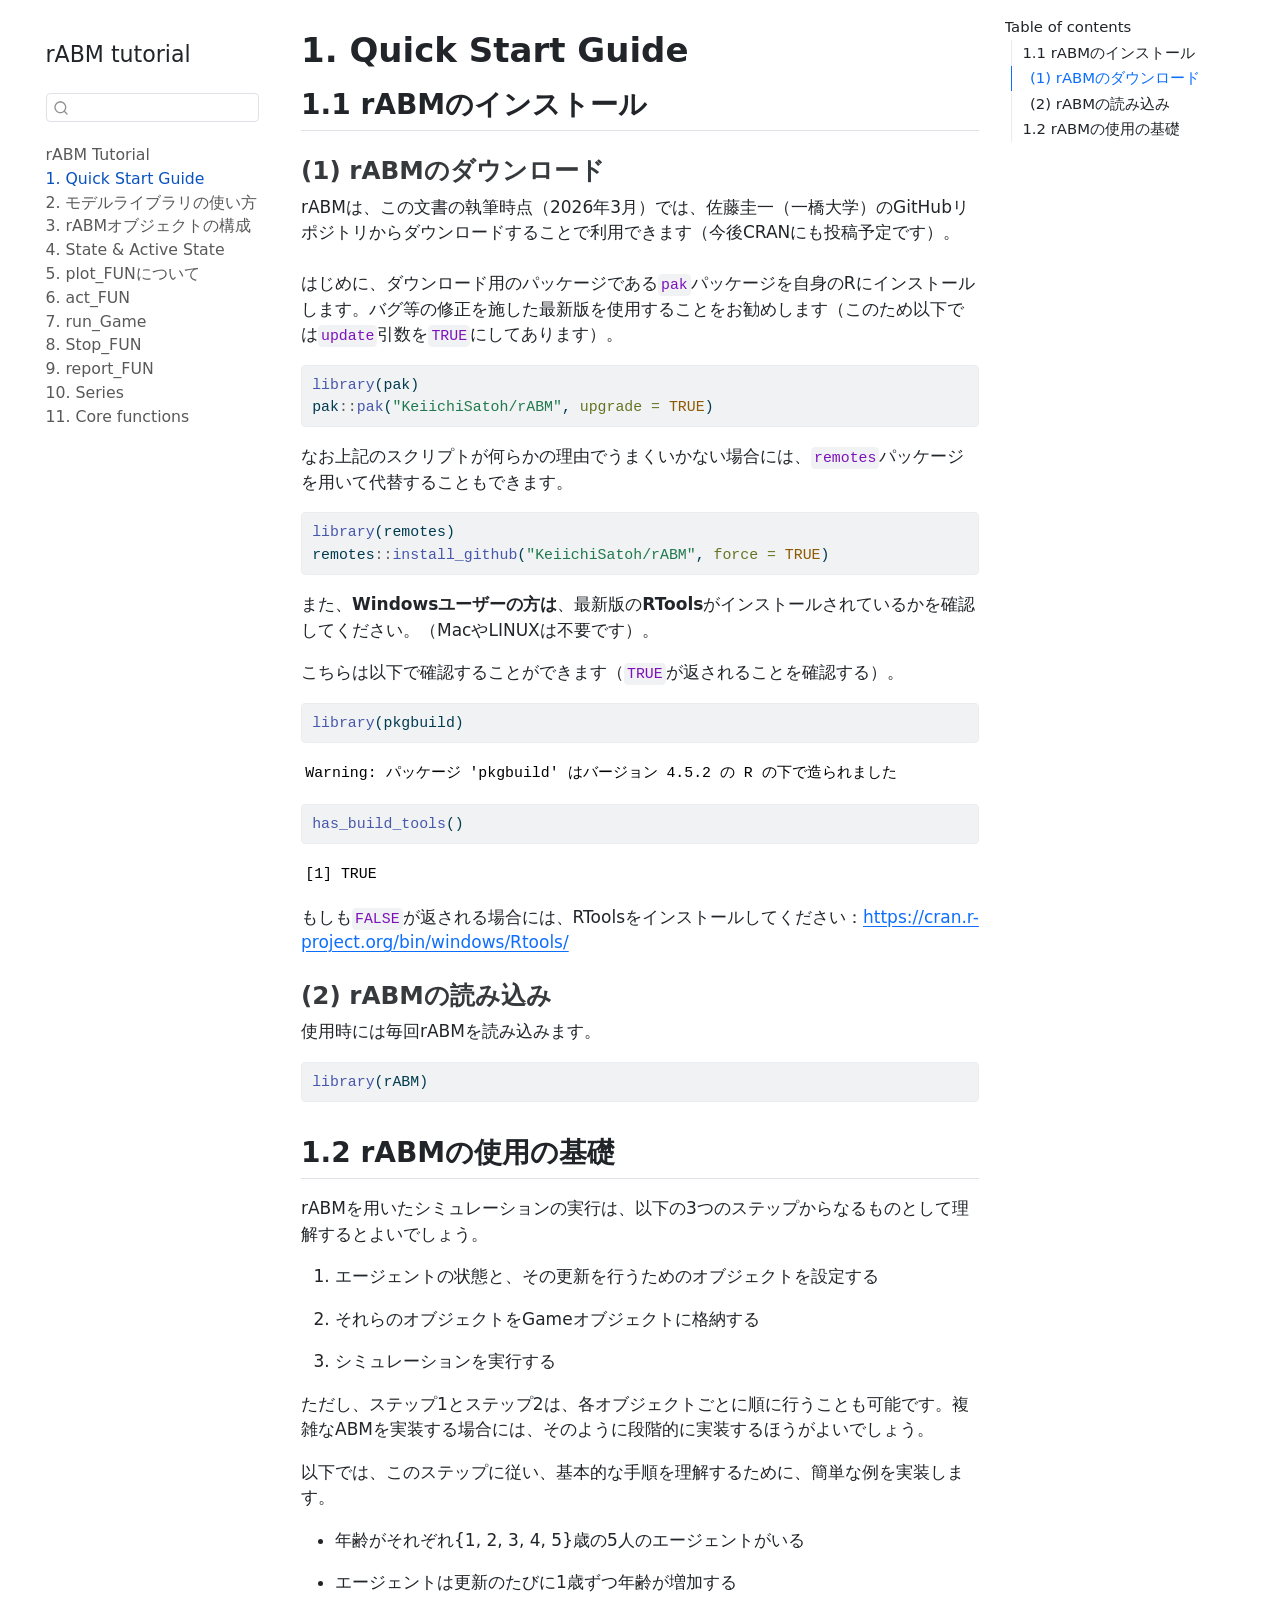
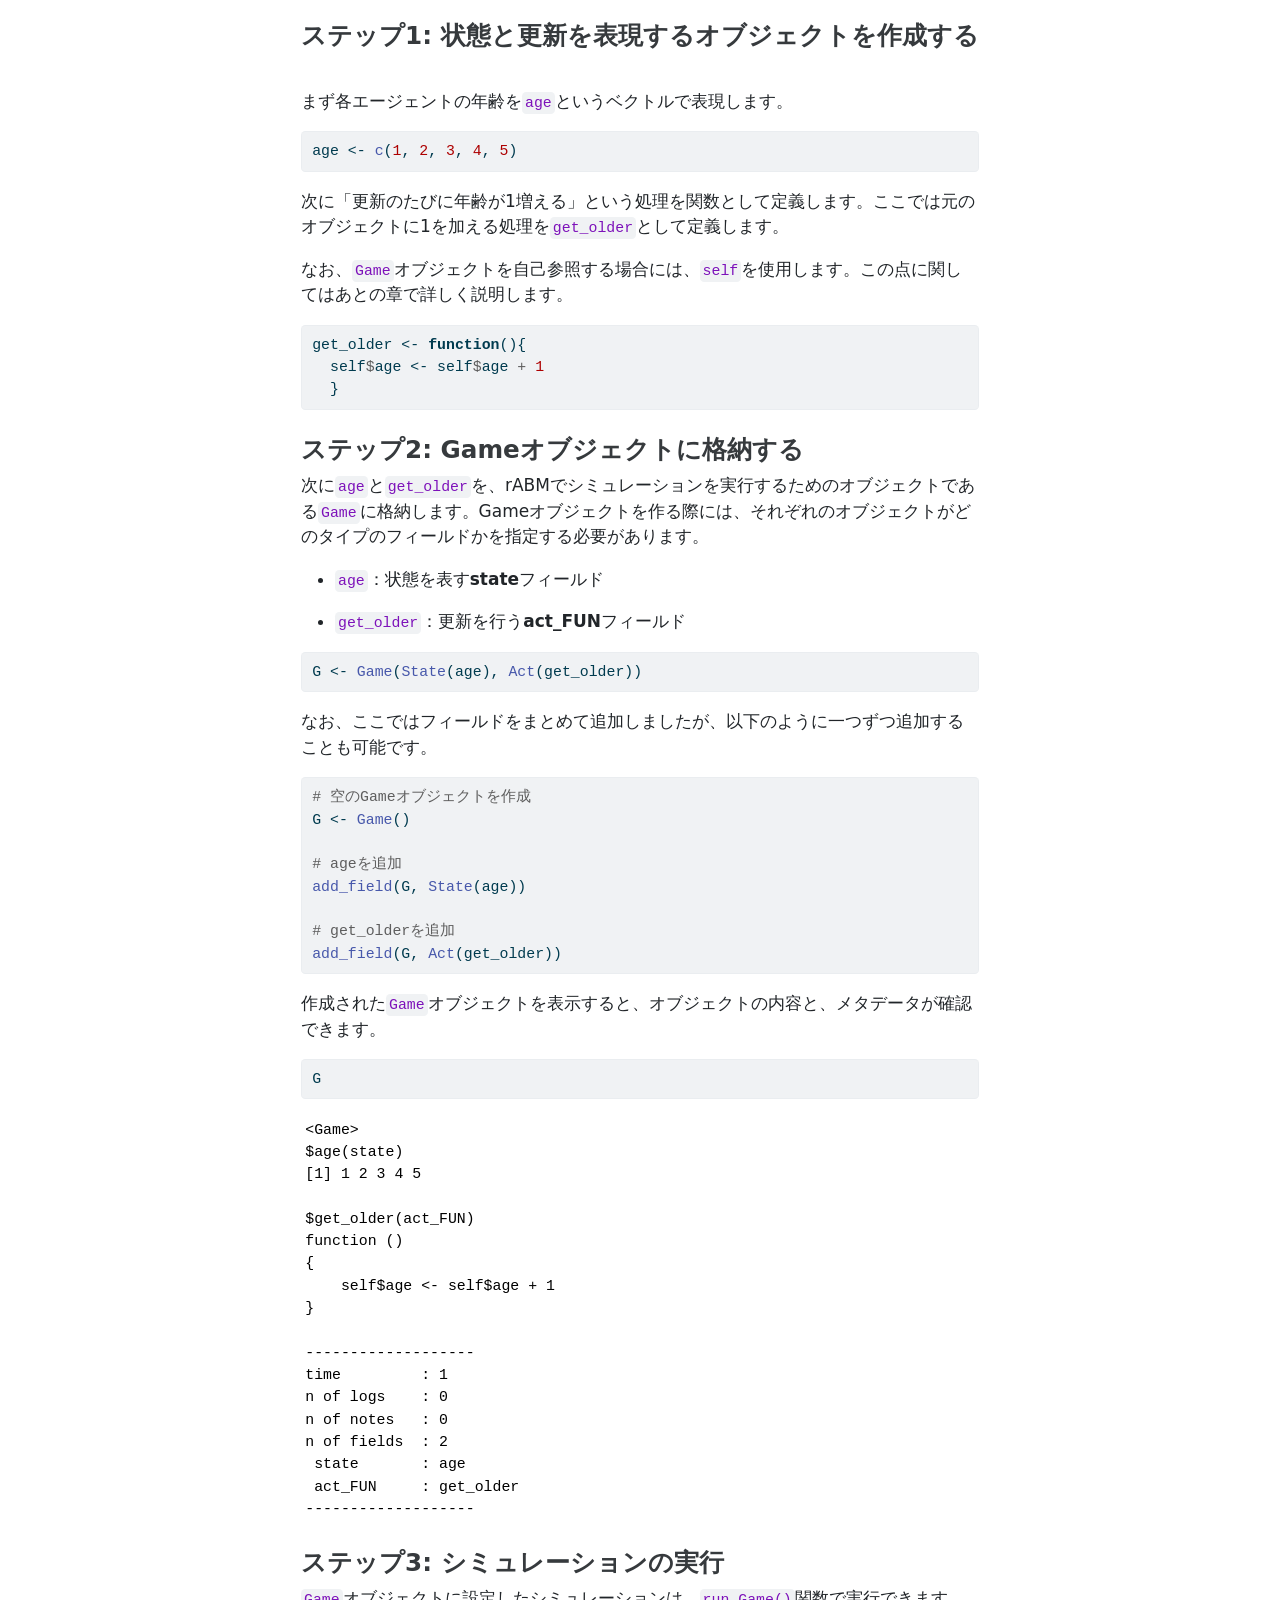
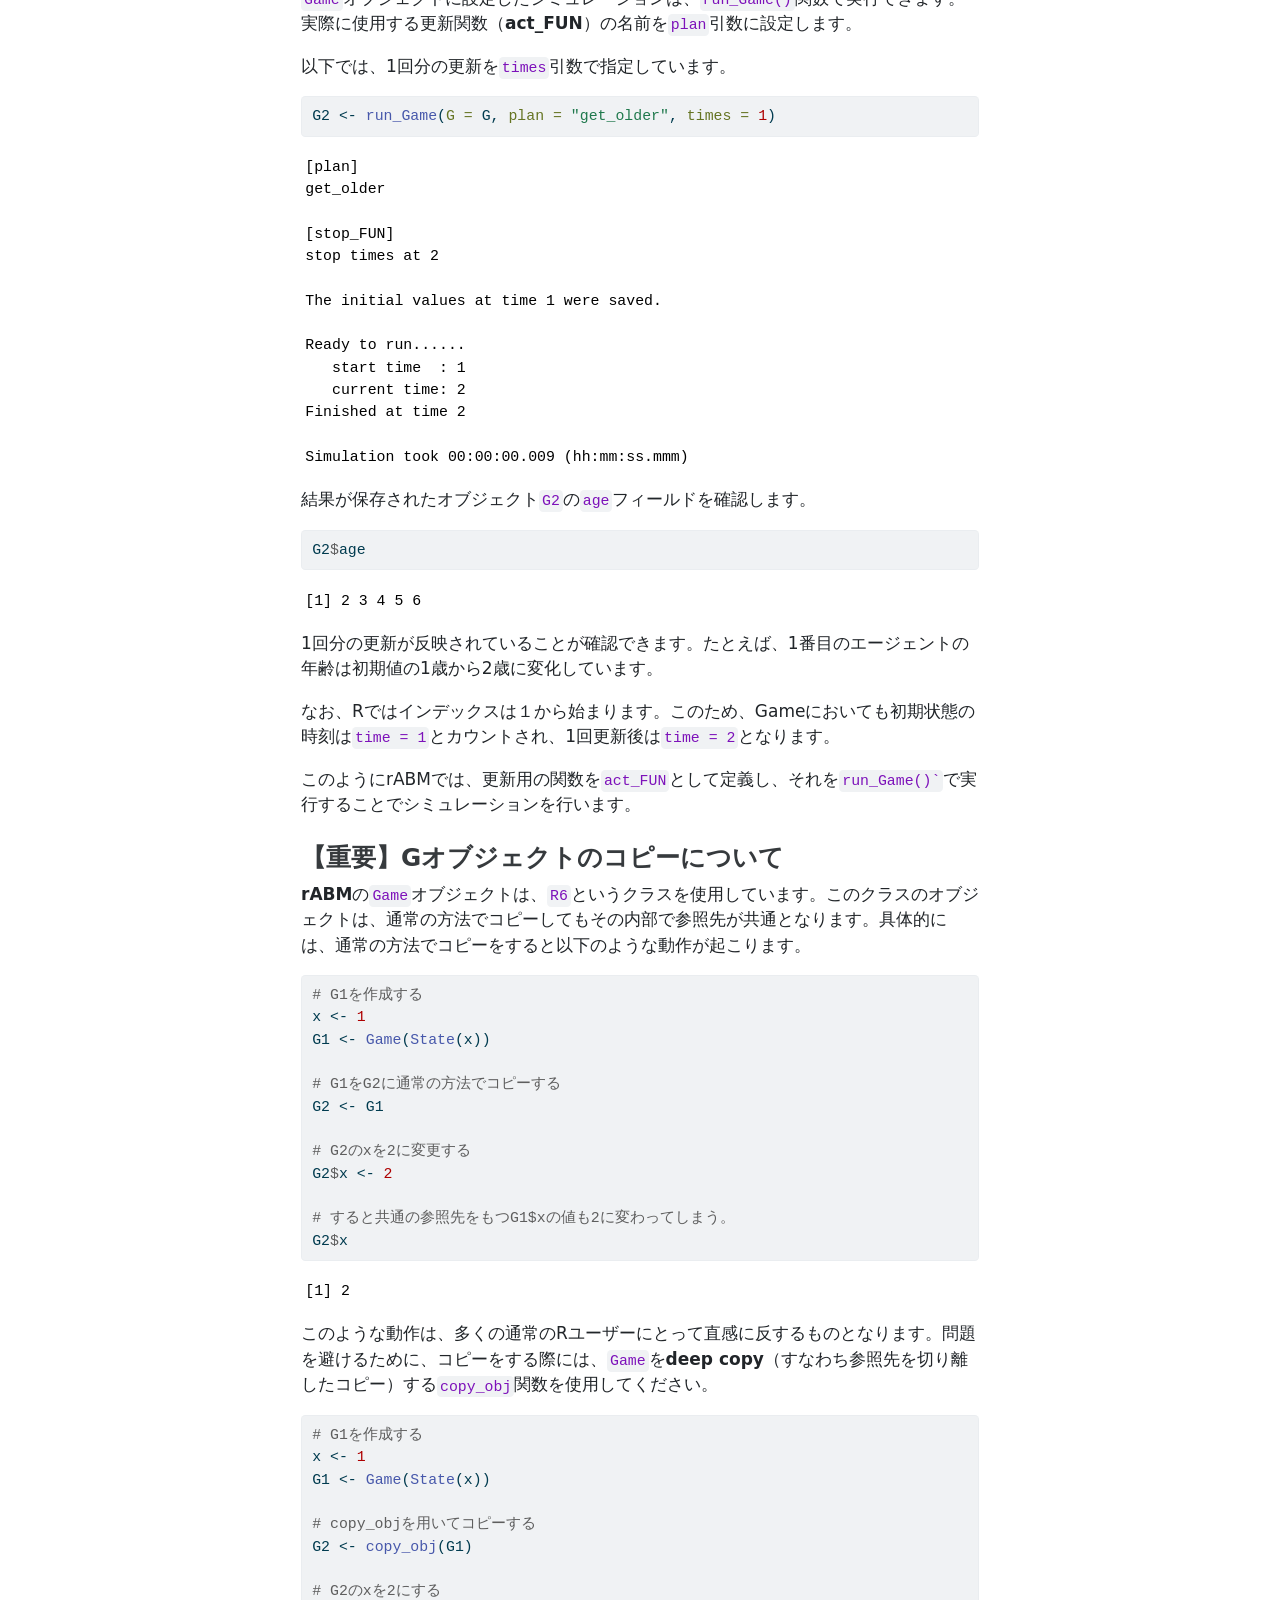
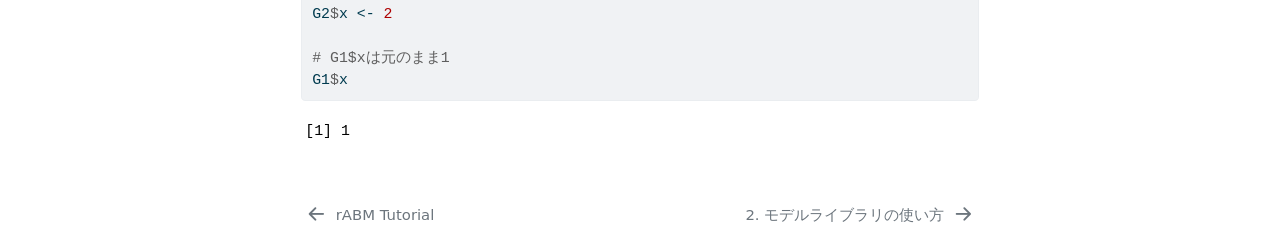
<file: docs/quick_start_JP.html>
<!DOCTYPE html>
<html xmlns="http://www.w3.org/1999/xhtml" lang="en" xml:lang="en"><head>

<meta charset="utf-8">
<meta name="generator" content="quarto-1.8.25">

<meta name="viewport" content="width=device-width, initial-scale=1.0, user-scalable=yes">


<title>1. Quick Start Guide – rABM tutorial</title>
<style>
code{white-space: pre-wrap;}
span.smallcaps{font-variant: small-caps;}
div.columns{display: flex; gap: min(4vw, 1.5em);}
div.column{flex: auto; overflow-x: auto;}
div.hanging-indent{margin-left: 1.5em; text-indent: -1.5em;}
ul.task-list{list-style: none;}
ul.task-list li input[type="checkbox"] {
  width: 0.8em;
  margin: 0 0.8em 0.2em -1em; /* quarto-specific, see https://github.com/quarto-dev/quarto-cli/issues/4556 */ 
  vertical-align: middle;
}
/* CSS for syntax highlighting */
html { -webkit-text-size-adjust: 100%; }
pre > code.sourceCode { white-space: pre; position: relative; }
pre > code.sourceCode > span { display: inline-block; line-height: 1.25; }
pre > code.sourceCode > span:empty { height: 1.2em; }
.sourceCode { overflow: visible; }
code.sourceCode > span { color: inherit; text-decoration: inherit; }
div.sourceCode { margin: 1em 0; }
pre.sourceCode { margin: 0; }
@media screen {
div.sourceCode { overflow: auto; }
}
@media print {
pre > code.sourceCode { white-space: pre-wrap; }
pre > code.sourceCode > span { text-indent: -5em; padding-left: 5em; }
}
pre.numberSource code
  { counter-reset: source-line 0; }
pre.numberSource code > span
  { position: relative; left: -4em; counter-increment: source-line; }
pre.numberSource code > span > a:first-child::before
  { content: counter(source-line);
    position: relative; left: -1em; text-align: right; vertical-align: baseline;
    border: none; display: inline-block;
    -webkit-touch-callout: none; -webkit-user-select: none;
    -khtml-user-select: none; -moz-user-select: none;
    -ms-user-select: none; user-select: none;
    padding: 0 4px; width: 4em;
  }
pre.numberSource { margin-left: 3em;  padding-left: 4px; }
div.sourceCode
  {   }
@media screen {
pre > code.sourceCode > span > a:first-child::before { text-decoration: underline; }
}
</style>


<script src="site_libs/quarto-nav/quarto-nav.js"></script>
<script src="site_libs/quarto-nav/headroom.min.js"></script>
<script src="site_libs/clipboard/clipboard.min.js"></script>
<script src="site_libs/quarto-search/autocomplete.umd.js"></script>
<script src="site_libs/quarto-search/fuse.min.js"></script>
<script src="site_libs/quarto-search/quarto-search.js"></script>
<meta name="quarto:offset" content="./">
<link href="./model_library_JP.html" rel="next">
<link href="./index.html" rel="prev">
<script src="site_libs/quarto-html/quarto.js" type="module"></script>
<script src="site_libs/quarto-html/tabsets/tabsets.js" type="module"></script>
<script src="site_libs/quarto-html/axe/axe-check.js" type="module"></script>
<script src="site_libs/quarto-html/popper.min.js"></script>
<script src="site_libs/quarto-html/tippy.umd.min.js"></script>
<script src="site_libs/quarto-html/anchor.min.js"></script>
<link href="site_libs/quarto-html/tippy.css" rel="stylesheet">
<link href="site_libs/quarto-html/quarto-syntax-highlighting-7b89279ff1a6dce999919e0e67d4d9ec.css" rel="stylesheet" id="quarto-text-highlighting-styles">
<script src="site_libs/bootstrap/bootstrap.min.js"></script>
<link href="site_libs/bootstrap/bootstrap-icons.css" rel="stylesheet">
<link href="site_libs/bootstrap/bootstrap-d9ea66fcd6c317012447f26e9c021348.min.css" rel="stylesheet" append-hash="true" id="quarto-bootstrap" data-mode="light">
<script id="quarto-search-options" type="application/json">{
  "location": "sidebar",
  "copy-button": false,
  "collapse-after": 3,
  "panel-placement": "start",
  "type": "textbox",
  "limit": 50,
  "keyboard-shortcut": [
    "f",
    "/",
    "s"
  ],
  "show-item-context": false,
  "language": {
    "search-no-results-text": "No results",
    "search-matching-documents-text": "matching documents",
    "search-copy-link-title": "Copy link to search",
    "search-hide-matches-text": "Hide additional matches",
    "search-more-match-text": "more match in this document",
    "search-more-matches-text": "more matches in this document",
    "search-clear-button-title": "Clear",
    "search-text-placeholder": "",
    "search-detached-cancel-button-title": "Cancel",
    "search-submit-button-title": "Submit",
    "search-label": "Search"
  }
}</script>


</head>

<body class="nav-sidebar floating quarto-light">

<div id="quarto-search-results"></div>
  <header id="quarto-header" class="headroom fixed-top">
  <nav class="quarto-secondary-nav">
    <div class="container-fluid d-flex">
      <button type="button" class="quarto-btn-toggle btn" data-bs-toggle="collapse" role="button" data-bs-target=".quarto-sidebar-collapse-item" aria-controls="quarto-sidebar" aria-expanded="false" aria-label="Toggle sidebar navigation" onclick="if (window.quartoToggleHeadroom) { window.quartoToggleHeadroom(); }">
        <i class="bi bi-layout-text-sidebar-reverse"></i>
      </button>
        <nav class="quarto-page-breadcrumbs" aria-label="breadcrumb"><ol class="breadcrumb"><li class="breadcrumb-item"><a href="./quick_start_JP.html"><span class="chapter-title">1. Quick Start Guide</span></a></li></ol></nav>
        <a class="flex-grow-1" role="navigation" data-bs-toggle="collapse" data-bs-target=".quarto-sidebar-collapse-item" aria-controls="quarto-sidebar" aria-expanded="false" aria-label="Toggle sidebar navigation" onclick="if (window.quartoToggleHeadroom) { window.quartoToggleHeadroom(); }">      
        </a>
      <button type="button" class="btn quarto-search-button" aria-label="Search" onclick="window.quartoOpenSearch();">
        <i class="bi bi-search"></i>
      </button>
    </div>
  </nav>
</header>
<!-- content -->
<div id="quarto-content" class="quarto-container page-columns page-rows-contents page-layout-article">
<!-- sidebar -->
  <nav id="quarto-sidebar" class="sidebar collapse collapse-horizontal quarto-sidebar-collapse-item sidebar-navigation floating overflow-auto">
    <div class="pt-lg-2 mt-2 text-left sidebar-header sidebar-header-stacked">
      <a href="./index.html" class="sidebar-logo-link">
      </a>
    <div class="sidebar-title mb-0 py-0">
      <a href="./">rABM tutorial</a> 
    </div>
      </div>
        <div class="mt-2 flex-shrink-0 align-items-center">
        <div class="sidebar-search">
        <div id="quarto-search" class="" title="Search"></div>
        </div>
        </div>
    <div class="sidebar-menu-container"> 
    <ul class="list-unstyled mt-1">
        <li class="sidebar-item">
  <div class="sidebar-item-container"> 
  <a href="./index.html" class="sidebar-item-text sidebar-link"><span class="chapter-title">rABM Tutorial</span></a>
  </div>
</li>
        <li class="sidebar-item">
  <div class="sidebar-item-container"> 
  <a href="./quick_start_JP.html" class="sidebar-item-text sidebar-link active"><span class="chapter-title">1. Quick Start Guide</span></a>
  </div>
</li>
        <li class="sidebar-item">
  <div class="sidebar-item-container"> 
  <a href="./model_library_JP.html" class="sidebar-item-text sidebar-link"><span class="chapter-title">2. モデルライブラリの使い方</span></a>
  </div>
</li>
        <li class="sidebar-item">
  <div class="sidebar-item-container"> 
  <a href="./rABM_classes_JP.html" class="sidebar-item-text sidebar-link"><span class="chapter-title">3. rABMオブジェクトの構成</span></a>
  </div>
</li>
        <li class="sidebar-item">
  <div class="sidebar-item-container"> 
  <a href="./state_JP.html" class="sidebar-item-text sidebar-link"><span class="chapter-title">4. State &amp; Active State</span></a>
  </div>
</li>
        <li class="sidebar-item">
  <div class="sidebar-item-container"> 
  <a href="./plot_FUN_JP.html" class="sidebar-item-text sidebar-link"><span class="chapter-title">5. plot_FUNについて</span></a>
  </div>
</li>
        <li class="sidebar-item">
  <div class="sidebar-item-container"> 
  <a href="./act_FUN_JP.html" class="sidebar-item-text sidebar-link"><span class="chapter-title">6. act_FUN</span></a>
  </div>
</li>
        <li class="sidebar-item">
  <div class="sidebar-item-container"> 
  <a href="./run_Game_JP.html" class="sidebar-item-text sidebar-link"><span class="chapter-title">7. run_Game</span></a>
  </div>
</li>
        <li class="sidebar-item">
  <div class="sidebar-item-container"> 
  <a href="./stop_FUN_JP.html" class="sidebar-item-text sidebar-link"><span class="chapter-title">8. Stop_FUN</span></a>
  </div>
</li>
        <li class="sidebar-item">
  <div class="sidebar-item-container"> 
  <a href="./report_FUN_JP.html" class="sidebar-item-text sidebar-link"><span class="chapter-title">9. report_FUN</span></a>
  </div>
</li>
        <li class="sidebar-item">
  <div class="sidebar-item-container"> 
  <a href="./Series_JP.html" class="sidebar-item-text sidebar-link"><span class="chapter-title">10. Series</span></a>
  </div>
</li>
        <li class="sidebar-item">
  <div class="sidebar-item-container"> 
  <a href="./Core_functions_JP.html" class="sidebar-item-text sidebar-link"><span class="chapter-title">11. Core functions</span></a>
  </div>
</li>
    </ul>
    </div>
</nav>
<div id="quarto-sidebar-glass" class="quarto-sidebar-collapse-item" data-bs-toggle="collapse" data-bs-target=".quarto-sidebar-collapse-item"></div>
<!-- margin-sidebar -->
    <div id="quarto-margin-sidebar" class="sidebar margin-sidebar">
        <nav id="TOC" role="doc-toc" class="toc-active">
    <h2 id="toc-title">Table of contents</h2>
   
  <ul>
  <li><a href="#rabmのインストール" id="toc-rabmのインストール" class="nav-link active" data-scroll-target="#rabmのインストール">1.1 rABMのインストール</a>
  <ul class="collapse">
  <li><a href="#rabmのダウンロード" id="toc-rabmのダウンロード" class="nav-link" data-scroll-target="#rabmのダウンロード">(1) rABMのダウンロード</a></li>
  <li><a href="#rabmの読み込み" id="toc-rabmの読み込み" class="nav-link" data-scroll-target="#rabmの読み込み">(2) rABMの読み込み</a></li>
  </ul></li>
  <li><a href="#rabmの使用の基礎" id="toc-rabmの使用の基礎" class="nav-link" data-scroll-target="#rabmの使用の基礎">1.2 rABMの使用の基礎</a>
  <ul class="collapse">
  <li><a href="#ステップ1-状態と更新を表現するオブジェクトを作成する" id="toc-ステップ1-状態と更新を表現するオブジェクトを作成する" class="nav-link" data-scroll-target="#ステップ1-状態と更新を表現するオブジェクトを作成する">ステップ1: 状態と更新を表現するオブジェクトを作成する</a></li>
  <li><a href="#ステップ2-gameオブジェクトに格納する" id="toc-ステップ2-gameオブジェクトに格納する" class="nav-link" data-scroll-target="#ステップ2-gameオブジェクトに格納する">ステップ2: Gameオブジェクトに格納する</a></li>
  <li><a href="#ステップ3-シミュレーションの実行" id="toc-ステップ3-シミュレーションの実行" class="nav-link" data-scroll-target="#ステップ3-シミュレーションの実行">ステップ3: シミュレーションの実行</a></li>
  <li><a href="#重要gオブジェクトのコピーについて" id="toc-重要gオブジェクトのコピーについて" class="nav-link" data-scroll-target="#重要gオブジェクトのコピーについて">【重要】Gオブジェクトのコピーについて</a></li>
  </ul></li>
  </ul>
</nav>
    </div>
<!-- main -->
<main class="content" id="quarto-document-content">

<header id="title-block-header" class="quarto-title-block default">
<div class="quarto-title">
<h1 class="title"><span class="chapter-title">1. Quick Start Guide</span></h1>
</div>



<div class="quarto-title-meta">

    
  
    
  </div>
  


</header>


<section id="rabmのインストール" class="level2">
<h2 class="anchored" data-anchor-id="rabmのインストール">1.1 rABMのインストール</h2>
<section id="rabmのダウンロード" class="level3">
<h3 class="anchored" data-anchor-id="rabmのダウンロード">(1) rABMのダウンロード</h3>
<p>rABMは、この文書の執筆時点（2026年3月）では、佐藤圭一（一橋大学）のGitHubリポジトリからダウンロードすることで利用できます（今後CRANにも投稿予定です）。<br>
<br>
はじめに、ダウンロード用のパッケージである<code>pak</code>パッケージを自身のRにインストールします。バグ等の修正を施した最新版を使用することをお勧めします（このため以下では<code>update</code>引数を<code>TRUE</code>にしてあります）。</p>
<div class="cell">
<div class="code-copy-outer-scaffold"><div class="sourceCode cell-code" id="cb1"><pre class="sourceCode r code-with-copy"><code class="sourceCode r"><span id="cb1-1"><a href="#cb1-1" aria-hidden="true" tabindex="-1"></a><span class="fu">library</span>(pak)</span>
<span id="cb1-2"><a href="#cb1-2" aria-hidden="true" tabindex="-1"></a>pak<span class="sc">::</span><span class="fu">pak</span>(<span class="st">"KeiichiSatoh/rABM"</span>, <span class="at">upgrade =</span> <span class="cn">TRUE</span>)</span></code></pre></div><button title="Copy to Clipboard" class="code-copy-button"><i class="bi"></i></button></div>
</div>
<p>なお上記のスクリプトが何らかの理由でうまくいかない場合には、<code>remotes</code>パッケージを用いて代替することもできます。</p>
<div class="cell">
<div class="code-copy-outer-scaffold"><div class="sourceCode cell-code" id="cb2"><pre class="sourceCode r code-with-copy"><code class="sourceCode r"><span id="cb2-1"><a href="#cb2-1" aria-hidden="true" tabindex="-1"></a><span class="fu">library</span>(remotes)</span>
<span id="cb2-2"><a href="#cb2-2" aria-hidden="true" tabindex="-1"></a>remotes<span class="sc">::</span><span class="fu">install_github</span>(<span class="st">"KeiichiSatoh/rABM"</span>, <span class="at">force =</span> <span class="cn">TRUE</span>)</span></code></pre></div><button title="Copy to Clipboard" class="code-copy-button"><i class="bi"></i></button></div>
</div>
<p>また、<strong>Windowsユーザーの方は</strong>、最新版の<strong>RTools</strong>がインストールされているかを確認してください。（MacやLINUXは不要です）。</p>
<p>こちらは以下で確認することができます（<code>TRUE</code>が返されることを確認する）。</p>
<div class="cell">
<div class="code-copy-outer-scaffold"><div class="sourceCode cell-code" id="cb3"><pre class="sourceCode r code-with-copy"><code class="sourceCode r"><span id="cb3-1"><a href="#cb3-1" aria-hidden="true" tabindex="-1"></a><span class="fu">library</span>(pkgbuild)</span></code></pre></div><button title="Copy to Clipboard" class="code-copy-button"><i class="bi"></i></button></div>
<div class="cell-output cell-output-stderr">
<pre><code>Warning: パッケージ 'pkgbuild' はバージョン 4.5.2 の R の下で造られました</code></pre>
</div>
<div class="code-copy-outer-scaffold"><div class="sourceCode cell-code" id="cb5"><pre class="sourceCode r code-with-copy"><code class="sourceCode r"><span id="cb5-1"><a href="#cb5-1" aria-hidden="true" tabindex="-1"></a><span class="fu">has_build_tools</span>()</span></code></pre></div><button title="Copy to Clipboard" class="code-copy-button"><i class="bi"></i></button></div>
<div class="cell-output cell-output-stdout">
<pre><code>[1] TRUE</code></pre>
</div>
</div>
<p>もしも<code>FALSE</code>が返される場合には、RToolsをインストールしてください：<a href="https://cran.r-project.org/bin/windows/Rtools/" class="uri">https://cran.r-project.org/bin/windows/Rtools/</a></p>
</section>
<section id="rabmの読み込み" class="level3">
<h3 class="anchored" data-anchor-id="rabmの読み込み">(2) rABMの読み込み</h3>
<p>使用時には毎回rABMを読み込みます。</p>
<div class="cell">
<div class="code-copy-outer-scaffold"><div class="sourceCode cell-code" id="cb7"><pre class="sourceCode r code-with-copy"><code class="sourceCode r"><span id="cb7-1"><a href="#cb7-1" aria-hidden="true" tabindex="-1"></a><span class="fu">library</span>(rABM)</span></code></pre></div><button title="Copy to Clipboard" class="code-copy-button"><i class="bi"></i></button></div>
</div>
</section>
</section>
<section id="rabmの使用の基礎" class="level2">
<h2 class="anchored" data-anchor-id="rabmの使用の基礎">1.2 rABMの使用の基礎</h2>
<p>rABMを用いたシミュレーションの実行は、以下の3つのステップからなるものとして理解するとよいでしょう。</p>
<ol type="1">
<li><p>エージェントの状態と、その更新を行うためのオブジェクトを設定する</p></li>
<li><p>それらのオブジェクトをGameオブジェクトに格納する</p></li>
<li><p>シミュレーションを実行する</p></li>
</ol>
<p>ただし、ステップ1とステップ2は、各オブジェクトごとに順に行うことも可能です。複雑なABMを実装する場合には、そのように段階的に実装するほうがよいでしょう。</p>
<p>以下では、このステップに従い、基本的な手順を理解するために、簡単な例を実装します。</p>
<ul>
<li><p>年齢がそれぞれ{1, 2, 3, 4, 5}歳の5人のエージェントがいる</p></li>
<li><p>エージェントは更新のたびに1歳ずつ年齢が増加する</p></li>
</ul>
<section id="ステップ1-状態と更新を表現するオブジェクトを作成する" class="level3">
<h3 class="anchored" data-anchor-id="ステップ1-状態と更新を表現するオブジェクトを作成する">ステップ1: 状態と更新を表現するオブジェクトを作成する</h3>
<p>まず各エージェントの年齢を<code>age</code>というベクトルで表現します。</p>
<div class="cell">
<div class="code-copy-outer-scaffold"><div class="sourceCode cell-code" id="cb8"><pre class="sourceCode r code-with-copy"><code class="sourceCode r"><span id="cb8-1"><a href="#cb8-1" aria-hidden="true" tabindex="-1"></a>age <span class="ot">&lt;-</span> <span class="fu">c</span>(<span class="dv">1</span>, <span class="dv">2</span>, <span class="dv">3</span>, <span class="dv">4</span>, <span class="dv">5</span>)</span></code></pre></div><button title="Copy to Clipboard" class="code-copy-button"><i class="bi"></i></button></div>
</div>
<p>次に「更新のたびに年齢が1増える」という処理を関数として定義します。ここでは元のオブジェクトに1を加える処理を<code>get_older</code>として定義します。</p>
<p>なお、<code>Game</code>オブジェクトを自己参照する場合には、<code>self</code>を使用します。この点に関してはあとの章で詳しく説明します。</p>
<div class="cell">
<div class="code-copy-outer-scaffold"><div class="sourceCode cell-code" id="cb9"><pre class="sourceCode r code-with-copy"><code class="sourceCode r"><span id="cb9-1"><a href="#cb9-1" aria-hidden="true" tabindex="-1"></a>get_older <span class="ot">&lt;-</span> <span class="cf">function</span>(){</span>
<span id="cb9-2"><a href="#cb9-2" aria-hidden="true" tabindex="-1"></a>  self<span class="sc">$</span>age <span class="ot">&lt;-</span> self<span class="sc">$</span>age <span class="sc">+</span> <span class="dv">1</span></span>
<span id="cb9-3"><a href="#cb9-3" aria-hidden="true" tabindex="-1"></a>  }</span></code></pre></div><button title="Copy to Clipboard" class="code-copy-button"><i class="bi"></i></button></div>
</div>
</section>
<section id="ステップ2-gameオブジェクトに格納する" class="level3">
<h3 class="anchored" data-anchor-id="ステップ2-gameオブジェクトに格納する">ステップ2: Gameオブジェクトに格納する</h3>
<p>次に<code>age</code>と<code>get_older</code>を、rABMでシミュレーションを実行するためのオブジェクトである<code>Game</code>に格納します。Gameオブジェクトを作る際には、それぞれのオブジェクトがどのタイプのフィールドかを指定する必要があります。</p>
<ul>
<li><p><code>age</code>：状態を表す<strong>state</strong>フィールド</p></li>
<li><p><code>get_older</code>：更新を行う<strong>act_FUN</strong>フィールド</p></li>
</ul>
<div class="cell">
<div class="code-copy-outer-scaffold"><div class="sourceCode cell-code" id="cb10"><pre class="sourceCode r code-with-copy"><code class="sourceCode r"><span id="cb10-1"><a href="#cb10-1" aria-hidden="true" tabindex="-1"></a>G <span class="ot">&lt;-</span> <span class="fu">Game</span>(<span class="fu">State</span>(age), <span class="fu">Act</span>(get_older))</span></code></pre></div><button title="Copy to Clipboard" class="code-copy-button"><i class="bi"></i></button></div>
</div>
<p>なお、ここではフィールドをまとめて追加しましたが、以下のように一つずつ追加することも可能です。</p>
<div class="cell">
<div class="code-copy-outer-scaffold"><div class="sourceCode cell-code" id="cb11"><pre class="sourceCode r code-with-copy"><code class="sourceCode r"><span id="cb11-1"><a href="#cb11-1" aria-hidden="true" tabindex="-1"></a><span class="co"># 空のGameオブジェクトを作成</span></span>
<span id="cb11-2"><a href="#cb11-2" aria-hidden="true" tabindex="-1"></a>G <span class="ot">&lt;-</span> <span class="fu">Game</span>()</span>
<span id="cb11-3"><a href="#cb11-3" aria-hidden="true" tabindex="-1"></a></span>
<span id="cb11-4"><a href="#cb11-4" aria-hidden="true" tabindex="-1"></a><span class="co"># ageを追加</span></span>
<span id="cb11-5"><a href="#cb11-5" aria-hidden="true" tabindex="-1"></a><span class="fu">add_field</span>(G, <span class="fu">State</span>(age))</span>
<span id="cb11-6"><a href="#cb11-6" aria-hidden="true" tabindex="-1"></a></span>
<span id="cb11-7"><a href="#cb11-7" aria-hidden="true" tabindex="-1"></a><span class="co"># get_olderを追加</span></span>
<span id="cb11-8"><a href="#cb11-8" aria-hidden="true" tabindex="-1"></a><span class="fu">add_field</span>(G, <span class="fu">Act</span>(get_older))</span></code></pre></div><button title="Copy to Clipboard" class="code-copy-button"><i class="bi"></i></button></div>
</div>
<p>作成された<code>Game</code>オブジェクトを表示すると、オブジェクトの内容と、メタデータが確認できます。</p>
<div class="cell">
<div class="code-copy-outer-scaffold"><div class="sourceCode cell-code" id="cb12"><pre class="sourceCode r code-with-copy"><code class="sourceCode r"><span id="cb12-1"><a href="#cb12-1" aria-hidden="true" tabindex="-1"></a>G</span></code></pre></div><button title="Copy to Clipboard" class="code-copy-button"><i class="bi"></i></button></div>
<div class="cell-output cell-output-stdout">
<pre><code>&lt;Game&gt;
$age(state)
[1] 1 2 3 4 5

$get_older(act_FUN)
function () 
{
    self$age &lt;- self$age + 1
}

------------------- 
time         : 1 
n of logs    : 0 
n of notes   : 0 
n of fields  : 2 
 state       : age
 act_FUN     : get_older
------------------- </code></pre>
</div>
</div>
</section>
<section id="ステップ3-シミュレーションの実行" class="level3">
<h3 class="anchored" data-anchor-id="ステップ3-シミュレーションの実行">ステップ3: シミュレーションの実行</h3>
<p><code>Game</code>オブジェクトに設定したシミュレーションは、<code>run_Game()</code>関数で実行できます。実際に使用する更新関数（<strong>act_FUN</strong>）の名前を<code>plan</code>引数に設定します。</p>
<p>以下では、1回分の更新を<code>times</code>引数で指定しています。</p>
<div class="cell">
<div class="code-copy-outer-scaffold"><div class="sourceCode cell-code" id="cb14"><pre class="sourceCode r code-with-copy"><code class="sourceCode r"><span id="cb14-1"><a href="#cb14-1" aria-hidden="true" tabindex="-1"></a>G2 <span class="ot">&lt;-</span> <span class="fu">run_Game</span>(<span class="at">G =</span> G, <span class="at">plan =</span> <span class="st">"get_older"</span>, <span class="at">times =</span> <span class="dv">1</span>)</span></code></pre></div><button title="Copy to Clipboard" class="code-copy-button"><i class="bi"></i></button></div>
<div class="cell-output cell-output-stdout">
<pre><code>[plan] 
get_older
 
[stop_FUN] 
stop times at 2

The initial values at time 1 were saved.

Ready to run......
   start time  : 1
   current time: 2
Finished at time 2 

Simulation took 00:00:00.009 (hh:mm:ss.mmm)</code></pre>
</div>
</div>
<p>結果が保存されたオブジェクト<code>G2</code>の<code>age</code>フィールドを確認します。</p>
<div class="cell">
<div class="code-copy-outer-scaffold"><div class="sourceCode cell-code" id="cb16"><pre class="sourceCode r code-with-copy"><code class="sourceCode r"><span id="cb16-1"><a href="#cb16-1" aria-hidden="true" tabindex="-1"></a>G2<span class="sc">$</span>age</span></code></pre></div><button title="Copy to Clipboard" class="code-copy-button"><i class="bi"></i></button></div>
<div class="cell-output cell-output-stdout">
<pre><code>[1] 2 3 4 5 6</code></pre>
</div>
</div>
<p>1回分の更新が反映されていることが確認できます。たとえば、1番目のエージェントの年齢は初期値の1歳から2歳に変化しています。</p>
<p>なお、Rではインデックスは１から始まります。このため、Gameにおいても初期状態の時刻は<code>time = 1</code>とカウントされ、1回更新後は<code>time = 2</code>となります。</p>
<p>このようにrABMでは、更新用の関数を<code>act_FUN</code>として定義し、それを<code>run_Game()`</code>で実行することでシミュレーションを行います。</p>
</section>
<section id="重要gオブジェクトのコピーについて" class="level3">
<h3 class="anchored" data-anchor-id="重要gオブジェクトのコピーについて">【重要】Gオブジェクトのコピーについて</h3>
<p><strong>rABM</strong>の<code>Game</code>オブジェクトは、<code>R6</code>というクラスを使用しています。このクラスのオブジェクトは、通常の方法でコピーしてもその内部で参照先が共通となります。具体的には、通常の方法でコピーをすると以下のような動作が起こります。</p>
<div class="cell">
<div class="code-copy-outer-scaffold"><div class="sourceCode cell-code" id="cb18"><pre class="sourceCode r code-with-copy"><code class="sourceCode r"><span id="cb18-1"><a href="#cb18-1" aria-hidden="true" tabindex="-1"></a><span class="co"># G1を作成する</span></span>
<span id="cb18-2"><a href="#cb18-2" aria-hidden="true" tabindex="-1"></a>x <span class="ot">&lt;-</span> <span class="dv">1</span></span>
<span id="cb18-3"><a href="#cb18-3" aria-hidden="true" tabindex="-1"></a>G1 <span class="ot">&lt;-</span> <span class="fu">Game</span>(<span class="fu">State</span>(x))</span>
<span id="cb18-4"><a href="#cb18-4" aria-hidden="true" tabindex="-1"></a></span>
<span id="cb18-5"><a href="#cb18-5" aria-hidden="true" tabindex="-1"></a><span class="co"># G1をG2に通常の方法でコピーする</span></span>
<span id="cb18-6"><a href="#cb18-6" aria-hidden="true" tabindex="-1"></a>G2 <span class="ot">&lt;-</span> G1</span>
<span id="cb18-7"><a href="#cb18-7" aria-hidden="true" tabindex="-1"></a></span>
<span id="cb18-8"><a href="#cb18-8" aria-hidden="true" tabindex="-1"></a><span class="co"># G2のxを2に変更する</span></span>
<span id="cb18-9"><a href="#cb18-9" aria-hidden="true" tabindex="-1"></a>G2<span class="sc">$</span>x <span class="ot">&lt;-</span> <span class="dv">2</span></span>
<span id="cb18-10"><a href="#cb18-10" aria-hidden="true" tabindex="-1"></a></span>
<span id="cb18-11"><a href="#cb18-11" aria-hidden="true" tabindex="-1"></a><span class="co"># すると共通の参照先をもつG1$xの値も2に変わってしまう。</span></span>
<span id="cb18-12"><a href="#cb18-12" aria-hidden="true" tabindex="-1"></a>G2<span class="sc">$</span>x</span></code></pre></div><button title="Copy to Clipboard" class="code-copy-button"><i class="bi"></i></button></div>
<div class="cell-output cell-output-stdout">
<pre><code>[1] 2</code></pre>
</div>
</div>
<p>このような動作は、多くの通常のRユーザーにとって直感に反するものとなります。問題を避けるために、コピーをする際には、<code>Game</code>を<strong>deep copy</strong>（すなわち参照先を切り離したコピー）する<code>copy_obj</code>関数を使用してください。</p>
<div class="cell">
<div class="code-copy-outer-scaffold"><div class="sourceCode cell-code" id="cb20"><pre class="sourceCode r code-with-copy"><code class="sourceCode r"><span id="cb20-1"><a href="#cb20-1" aria-hidden="true" tabindex="-1"></a><span class="co"># G1を作成する</span></span>
<span id="cb20-2"><a href="#cb20-2" aria-hidden="true" tabindex="-1"></a>x <span class="ot">&lt;-</span> <span class="dv">1</span></span>
<span id="cb20-3"><a href="#cb20-3" aria-hidden="true" tabindex="-1"></a>G1 <span class="ot">&lt;-</span> <span class="fu">Game</span>(<span class="fu">State</span>(x))</span>
<span id="cb20-4"><a href="#cb20-4" aria-hidden="true" tabindex="-1"></a></span>
<span id="cb20-5"><a href="#cb20-5" aria-hidden="true" tabindex="-1"></a><span class="co"># copy_objを用いてコピーする</span></span>
<span id="cb20-6"><a href="#cb20-6" aria-hidden="true" tabindex="-1"></a>G2 <span class="ot">&lt;-</span> <span class="fu">copy_obj</span>(G1)</span>
<span id="cb20-7"><a href="#cb20-7" aria-hidden="true" tabindex="-1"></a></span>
<span id="cb20-8"><a href="#cb20-8" aria-hidden="true" tabindex="-1"></a><span class="co"># G2のxを2にする</span></span>
<span id="cb20-9"><a href="#cb20-9" aria-hidden="true" tabindex="-1"></a>G2<span class="sc">$</span>x <span class="ot">&lt;-</span> <span class="dv">2</span></span>
<span id="cb20-10"><a href="#cb20-10" aria-hidden="true" tabindex="-1"></a></span>
<span id="cb20-11"><a href="#cb20-11" aria-hidden="true" tabindex="-1"></a><span class="co"># G1$xは元のまま1</span></span>
<span id="cb20-12"><a href="#cb20-12" aria-hidden="true" tabindex="-1"></a>G1<span class="sc">$</span>x</span></code></pre></div><button title="Copy to Clipboard" class="code-copy-button"><i class="bi"></i></button></div>
<div class="cell-output cell-output-stdout">
<pre><code>[1] 1</code></pre>
</div>
</div>


</section>
</section>

</main> <!-- /main -->
<script id="quarto-html-after-body" type="application/javascript">
  window.document.addEventListener("DOMContentLoaded", function (event) {
    const icon = "";
    const anchorJS = new window.AnchorJS();
    anchorJS.options = {
      placement: 'right',
      icon: icon
    };
    anchorJS.add('.anchored');
    const isCodeAnnotation = (el) => {
      for (const clz of el.classList) {
        if (clz.startsWith('code-annotation-')) {                     
          return true;
        }
      }
      return false;
    }
    const onCopySuccess = function(e) {
      // button target
      const button = e.trigger;
      // don't keep focus
      button.blur();
      // flash "checked"
      button.classList.add('code-copy-button-checked');
      var currentTitle = button.getAttribute("title");
      button.setAttribute("title", "Copied!");
      let tooltip;
      if (window.bootstrap) {
        button.setAttribute("data-bs-toggle", "tooltip");
        button.setAttribute("data-bs-placement", "left");
        button.setAttribute("data-bs-title", "Copied!");
        tooltip = new bootstrap.Tooltip(button, 
          { trigger: "manual", 
            customClass: "code-copy-button-tooltip",
            offset: [0, -8]});
        tooltip.show();    
      }
      setTimeout(function() {
        if (tooltip) {
          tooltip.hide();
          button.removeAttribute("data-bs-title");
          button.removeAttribute("data-bs-toggle");
          button.removeAttribute("data-bs-placement");
        }
        button.setAttribute("title", currentTitle);
        button.classList.remove('code-copy-button-checked');
      }, 1000);
      // clear code selection
      e.clearSelection();
    }
    const getTextToCopy = function(trigger) {
      const outerScaffold = trigger.parentElement.cloneNode(true);
      const codeEl = outerScaffold.querySelector('code');
      for (const childEl of codeEl.children) {
        if (isCodeAnnotation(childEl)) {
          childEl.remove();
        }
      }
      return codeEl.innerText;
    }
    const clipboard = new window.ClipboardJS('.code-copy-button:not([data-in-quarto-modal])', {
      text: getTextToCopy
    });
    clipboard.on('success', onCopySuccess);
    if (window.document.getElementById('quarto-embedded-source-code-modal')) {
      const clipboardModal = new window.ClipboardJS('.code-copy-button[data-in-quarto-modal]', {
        text: getTextToCopy,
        container: window.document.getElementById('quarto-embedded-source-code-modal')
      });
      clipboardModal.on('success', onCopySuccess);
    }
      var localhostRegex = new RegExp(/^(?:http|https):\/\/localhost\:?[0-9]*\//);
      var mailtoRegex = new RegExp(/^mailto:/);
        var filterRegex = new RegExp('/' + window.location.host + '/');
      var isInternal = (href) => {
          return filterRegex.test(href) || localhostRegex.test(href) || mailtoRegex.test(href);
      }
      // Inspect non-navigation links and adorn them if external
     var links = window.document.querySelectorAll('a[href]:not(.nav-link):not(.navbar-brand):not(.toc-action):not(.sidebar-link):not(.sidebar-item-toggle):not(.pagination-link):not(.no-external):not([aria-hidden]):not(.dropdown-item):not(.quarto-navigation-tool):not(.about-link)');
      for (var i=0; i<links.length; i++) {
        const link = links[i];
        if (!isInternal(link.href)) {
          // undo the damage that might have been done by quarto-nav.js in the case of
          // links that we want to consider external
          if (link.dataset.originalHref !== undefined) {
            link.href = link.dataset.originalHref;
          }
        }
      }
    function tippyHover(el, contentFn, onTriggerFn, onUntriggerFn) {
      const config = {
        allowHTML: true,
        maxWidth: 500,
        delay: 100,
        arrow: false,
        appendTo: function(el) {
            return el.parentElement;
        },
        interactive: true,
        interactiveBorder: 10,
        theme: 'quarto',
        placement: 'bottom-start',
      };
      if (contentFn) {
        config.content = contentFn;
      }
      if (onTriggerFn) {
        config.onTrigger = onTriggerFn;
      }
      if (onUntriggerFn) {
        config.onUntrigger = onUntriggerFn;
      }
      window.tippy(el, config); 
    }
    const noterefs = window.document.querySelectorAll('a[role="doc-noteref"]');
    for (var i=0; i<noterefs.length; i++) {
      const ref = noterefs[i];
      tippyHover(ref, function() {
        // use id or data attribute instead here
        let href = ref.getAttribute('data-footnote-href') || ref.getAttribute('href');
        try { href = new URL(href).hash; } catch {}
        const id = href.replace(/^#\/?/, "");
        const note = window.document.getElementById(id);
        if (note) {
          return note.innerHTML;
        } else {
          return "";
        }
      });
    }
    const xrefs = window.document.querySelectorAll('a.quarto-xref');
    const processXRef = (id, note) => {
      // Strip column container classes
      const stripColumnClz = (el) => {
        el.classList.remove("page-full", "page-columns");
        if (el.children) {
          for (const child of el.children) {
            stripColumnClz(child);
          }
        }
      }
      stripColumnClz(note)
      if (id === null || id.startsWith('sec-')) {
        // Special case sections, only their first couple elements
        const container = document.createElement("div");
        if (note.children && note.children.length > 2) {
          container.appendChild(note.children[0].cloneNode(true));
          for (let i = 1; i < note.children.length; i++) {
            const child = note.children[i];
            if (child.tagName === "P" && child.innerText === "") {
              continue;
            } else {
              container.appendChild(child.cloneNode(true));
              break;
            }
          }
          if (window.Quarto?.typesetMath) {
            window.Quarto.typesetMath(container);
          }
          return container.innerHTML
        } else {
          if (window.Quarto?.typesetMath) {
            window.Quarto.typesetMath(note);
          }
          return note.innerHTML;
        }
      } else {
        // Remove any anchor links if they are present
        const anchorLink = note.querySelector('a.anchorjs-link');
        if (anchorLink) {
          anchorLink.remove();
        }
        if (window.Quarto?.typesetMath) {
          window.Quarto.typesetMath(note);
        }
        if (note.classList.contains("callout")) {
          return note.outerHTML;
        } else {
          return note.innerHTML;
        }
      }
    }
    for (var i=0; i<xrefs.length; i++) {
      const xref = xrefs[i];
      tippyHover(xref, undefined, function(instance) {
        instance.disable();
        let url = xref.getAttribute('href');
        let hash = undefined; 
        if (url.startsWith('#')) {
          hash = url;
        } else {
          try { hash = new URL(url).hash; } catch {}
        }
        if (hash) {
          const id = hash.replace(/^#\/?/, "");
          const note = window.document.getElementById(id);
          if (note !== null) {
            try {
              const html = processXRef(id, note.cloneNode(true));
              instance.setContent(html);
            } finally {
              instance.enable();
              instance.show();
            }
          } else {
            // See if we can fetch this
            fetch(url.split('#')[0])
            .then(res => res.text())
            .then(html => {
              const parser = new DOMParser();
              const htmlDoc = parser.parseFromString(html, "text/html");
              const note = htmlDoc.getElementById(id);
              if (note !== null) {
                const html = processXRef(id, note);
                instance.setContent(html);
              } 
            }).finally(() => {
              instance.enable();
              instance.show();
            });
          }
        } else {
          // See if we can fetch a full url (with no hash to target)
          // This is a special case and we should probably do some content thinning / targeting
          fetch(url)
          .then(res => res.text())
          .then(html => {
            const parser = new DOMParser();
            const htmlDoc = parser.parseFromString(html, "text/html");
            const note = htmlDoc.querySelector('main.content');
            if (note !== null) {
              // This should only happen for chapter cross references
              // (since there is no id in the URL)
              // remove the first header
              if (note.children.length > 0 && note.children[0].tagName === "HEADER") {
                note.children[0].remove();
              }
              const html = processXRef(null, note);
              instance.setContent(html);
            } 
          }).finally(() => {
            instance.enable();
            instance.show();
          });
        }
      }, function(instance) {
      });
    }
        let selectedAnnoteEl;
        const selectorForAnnotation = ( cell, annotation) => {
          let cellAttr = 'data-code-cell="' + cell + '"';
          let lineAttr = 'data-code-annotation="' +  annotation + '"';
          const selector = 'span[' + cellAttr + '][' + lineAttr + ']';
          return selector;
        }
        const selectCodeLines = (annoteEl) => {
          const doc = window.document;
          const targetCell = annoteEl.getAttribute("data-target-cell");
          const targetAnnotation = annoteEl.getAttribute("data-target-annotation");
          const annoteSpan = window.document.querySelector(selectorForAnnotation(targetCell, targetAnnotation));
          const lines = annoteSpan.getAttribute("data-code-lines").split(",");
          const lineIds = lines.map((line) => {
            return targetCell + "-" + line;
          })
          let top = null;
          let height = null;
          let parent = null;
          if (lineIds.length > 0) {
              //compute the position of the single el (top and bottom and make a div)
              const el = window.document.getElementById(lineIds[0]);
              top = el.offsetTop;
              height = el.offsetHeight;
              parent = el.parentElement.parentElement;
            if (lineIds.length > 1) {
              const lastEl = window.document.getElementById(lineIds[lineIds.length - 1]);
              const bottom = lastEl.offsetTop + lastEl.offsetHeight;
              height = bottom - top;
            }
            if (top !== null && height !== null && parent !== null) {
              // cook up a div (if necessary) and position it 
              let div = window.document.getElementById("code-annotation-line-highlight");
              if (div === null) {
                div = window.document.createElement("div");
                div.setAttribute("id", "code-annotation-line-highlight");
                div.style.position = 'absolute';
                parent.appendChild(div);
              }
              div.style.top = top - 2 + "px";
              div.style.height = height + 4 + "px";
              div.style.left = 0;
              let gutterDiv = window.document.getElementById("code-annotation-line-highlight-gutter");
              if (gutterDiv === null) {
                gutterDiv = window.document.createElement("div");
                gutterDiv.setAttribute("id", "code-annotation-line-highlight-gutter");
                gutterDiv.style.position = 'absolute';
                const codeCell = window.document.getElementById(targetCell);
                const gutter = codeCell.querySelector('.code-annotation-gutter');
                gutter.appendChild(gutterDiv);
              }
              gutterDiv.style.top = top - 2 + "px";
              gutterDiv.style.height = height + 4 + "px";
            }
            selectedAnnoteEl = annoteEl;
          }
        };
        const unselectCodeLines = () => {
          const elementsIds = ["code-annotation-line-highlight", "code-annotation-line-highlight-gutter"];
          elementsIds.forEach((elId) => {
            const div = window.document.getElementById(elId);
            if (div) {
              div.remove();
            }
          });
          selectedAnnoteEl = undefined;
        };
          // Handle positioning of the toggle
      window.addEventListener(
        "resize",
        throttle(() => {
          elRect = undefined;
          if (selectedAnnoteEl) {
            selectCodeLines(selectedAnnoteEl);
          }
        }, 10)
      );
      function throttle(fn, ms) {
      let throttle = false;
      let timer;
        return (...args) => {
          if(!throttle) { // first call gets through
              fn.apply(this, args);
              throttle = true;
          } else { // all the others get throttled
              if(timer) clearTimeout(timer); // cancel #2
              timer = setTimeout(() => {
                fn.apply(this, args);
                timer = throttle = false;
              }, ms);
          }
        };
      }
        // Attach click handler to the DT
        const annoteDls = window.document.querySelectorAll('dt[data-target-cell]');
        for (const annoteDlNode of annoteDls) {
          annoteDlNode.addEventListener('click', (event) => {
            const clickedEl = event.target;
            if (clickedEl !== selectedAnnoteEl) {
              unselectCodeLines();
              const activeEl = window.document.querySelector('dt[data-target-cell].code-annotation-active');
              if (activeEl) {
                activeEl.classList.remove('code-annotation-active');
              }
              selectCodeLines(clickedEl);
              clickedEl.classList.add('code-annotation-active');
            } else {
              // Unselect the line
              unselectCodeLines();
              clickedEl.classList.remove('code-annotation-active');
            }
          });
        }
    const findCites = (el) => {
      const parentEl = el.parentElement;
      if (parentEl) {
        const cites = parentEl.dataset.cites;
        if (cites) {
          return {
            el,
            cites: cites.split(' ')
          };
        } else {
          return findCites(el.parentElement)
        }
      } else {
        return undefined;
      }
    };
    var bibliorefs = window.document.querySelectorAll('a[role="doc-biblioref"]');
    for (var i=0; i<bibliorefs.length; i++) {
      const ref = bibliorefs[i];
      const citeInfo = findCites(ref);
      if (citeInfo) {
        tippyHover(citeInfo.el, function() {
          var popup = window.document.createElement('div');
          citeInfo.cites.forEach(function(cite) {
            var citeDiv = window.document.createElement('div');
            citeDiv.classList.add('hanging-indent');
            citeDiv.classList.add('csl-entry');
            var biblioDiv = window.document.getElementById('ref-' + cite);
            if (biblioDiv) {
              citeDiv.innerHTML = biblioDiv.innerHTML;
            }
            popup.appendChild(citeDiv);
          });
          return popup.innerHTML;
        });
      }
    }
  });
  </script>
<nav class="page-navigation">
  <div class="nav-page nav-page-previous">
      <a href="./index.html" class="pagination-link" aria-label="rABM Tutorial">
        <i class="bi bi-arrow-left-short"></i> <span class="nav-page-text"><span class="chapter-title">rABM Tutorial</span></span>
      </a>          
  </div>
  <div class="nav-page nav-page-next">
      <a href="./model_library_JP.html" class="pagination-link" aria-label="2. モデルライブラリの使い方">
        <span class="nav-page-text"><span class="chapter-title">2. モデルライブラリの使い方</span></span> <i class="bi bi-arrow-right-short"></i>
      </a>
  </div>
</nav>
</div> <!-- /content -->




</body></html>
</file>
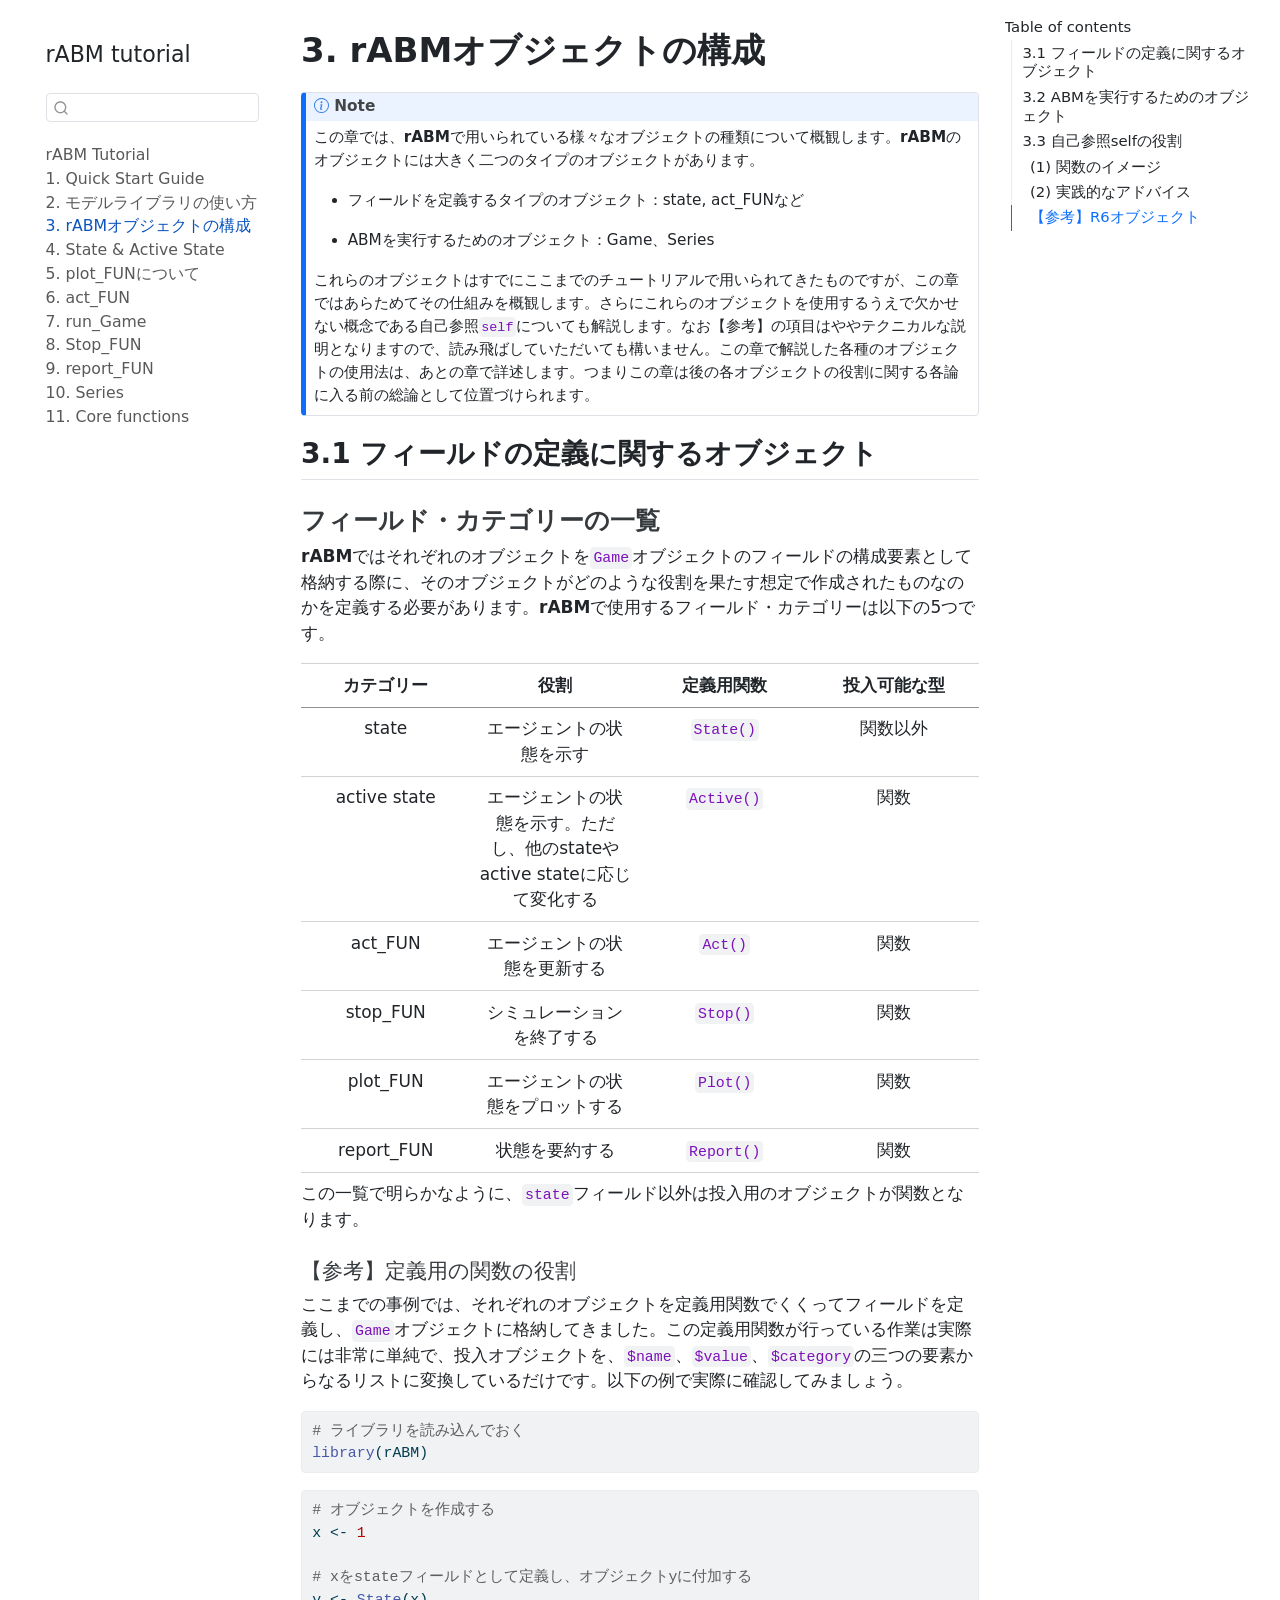
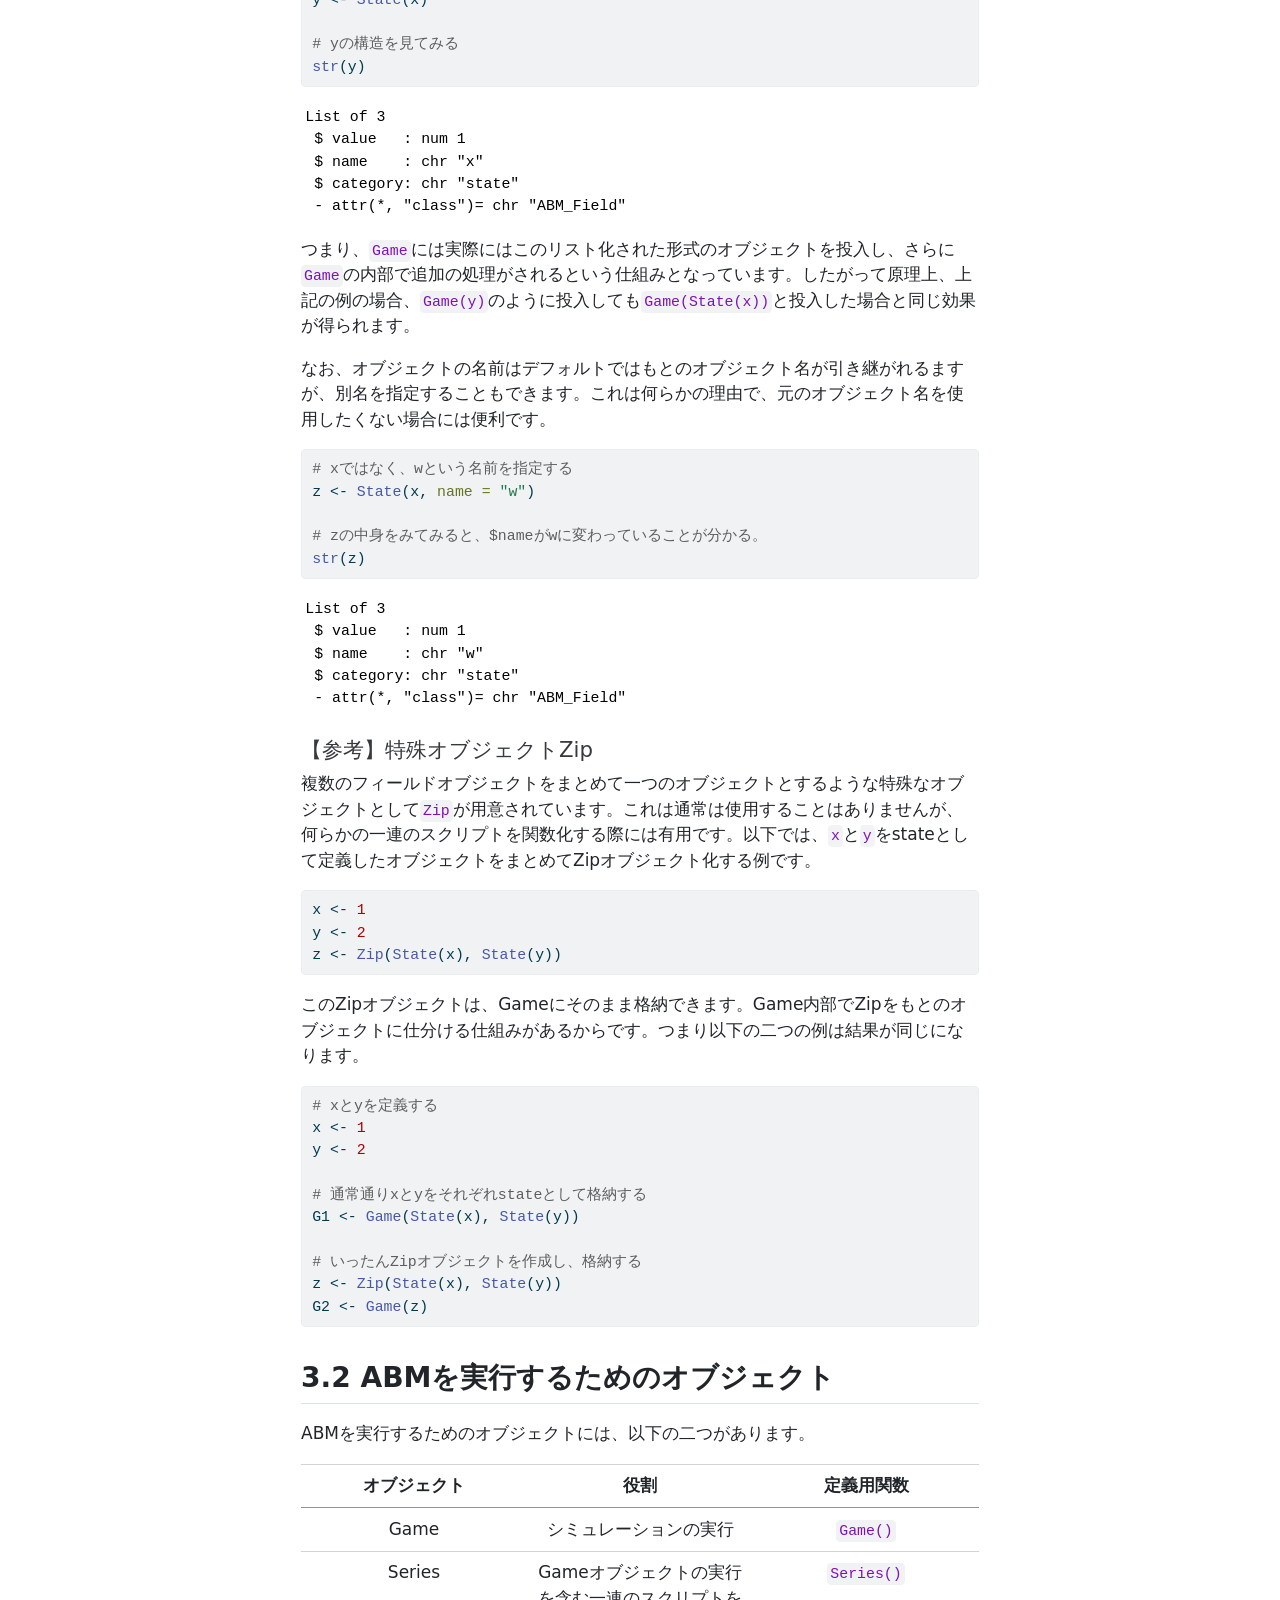
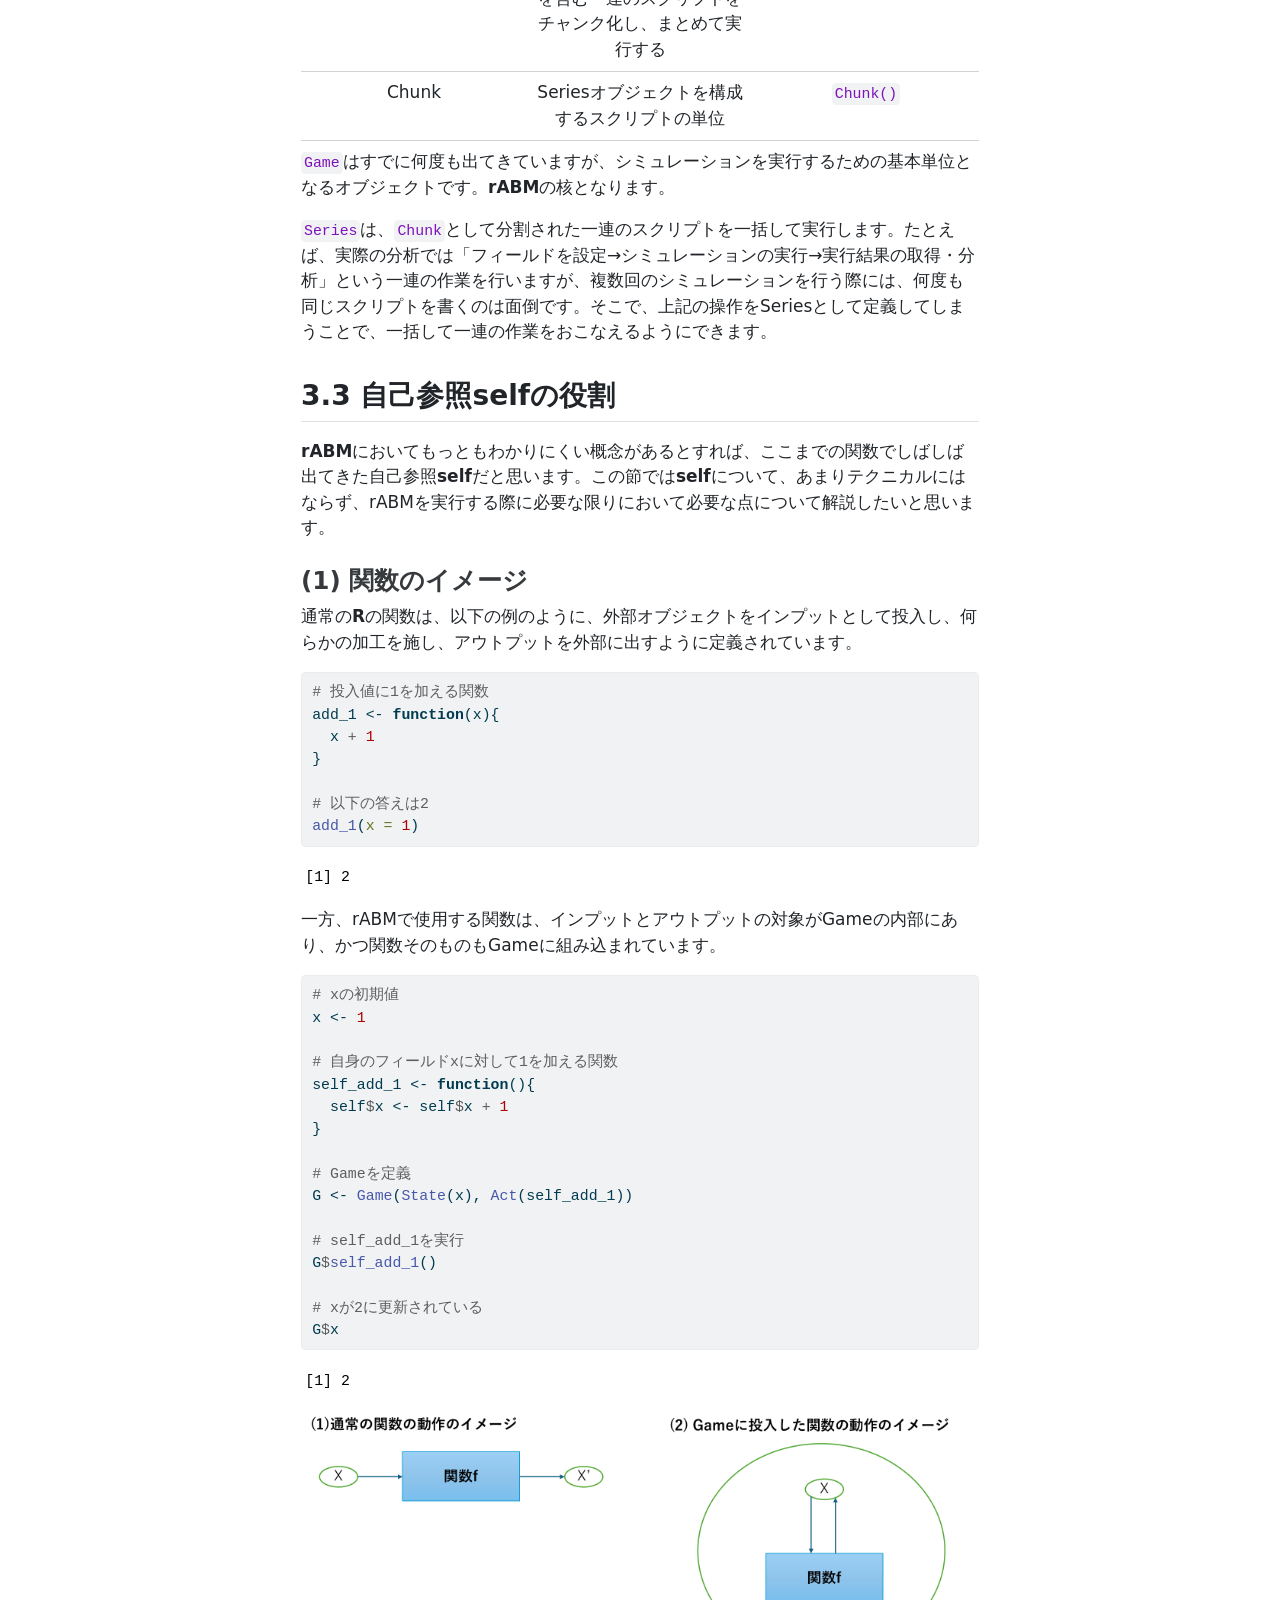
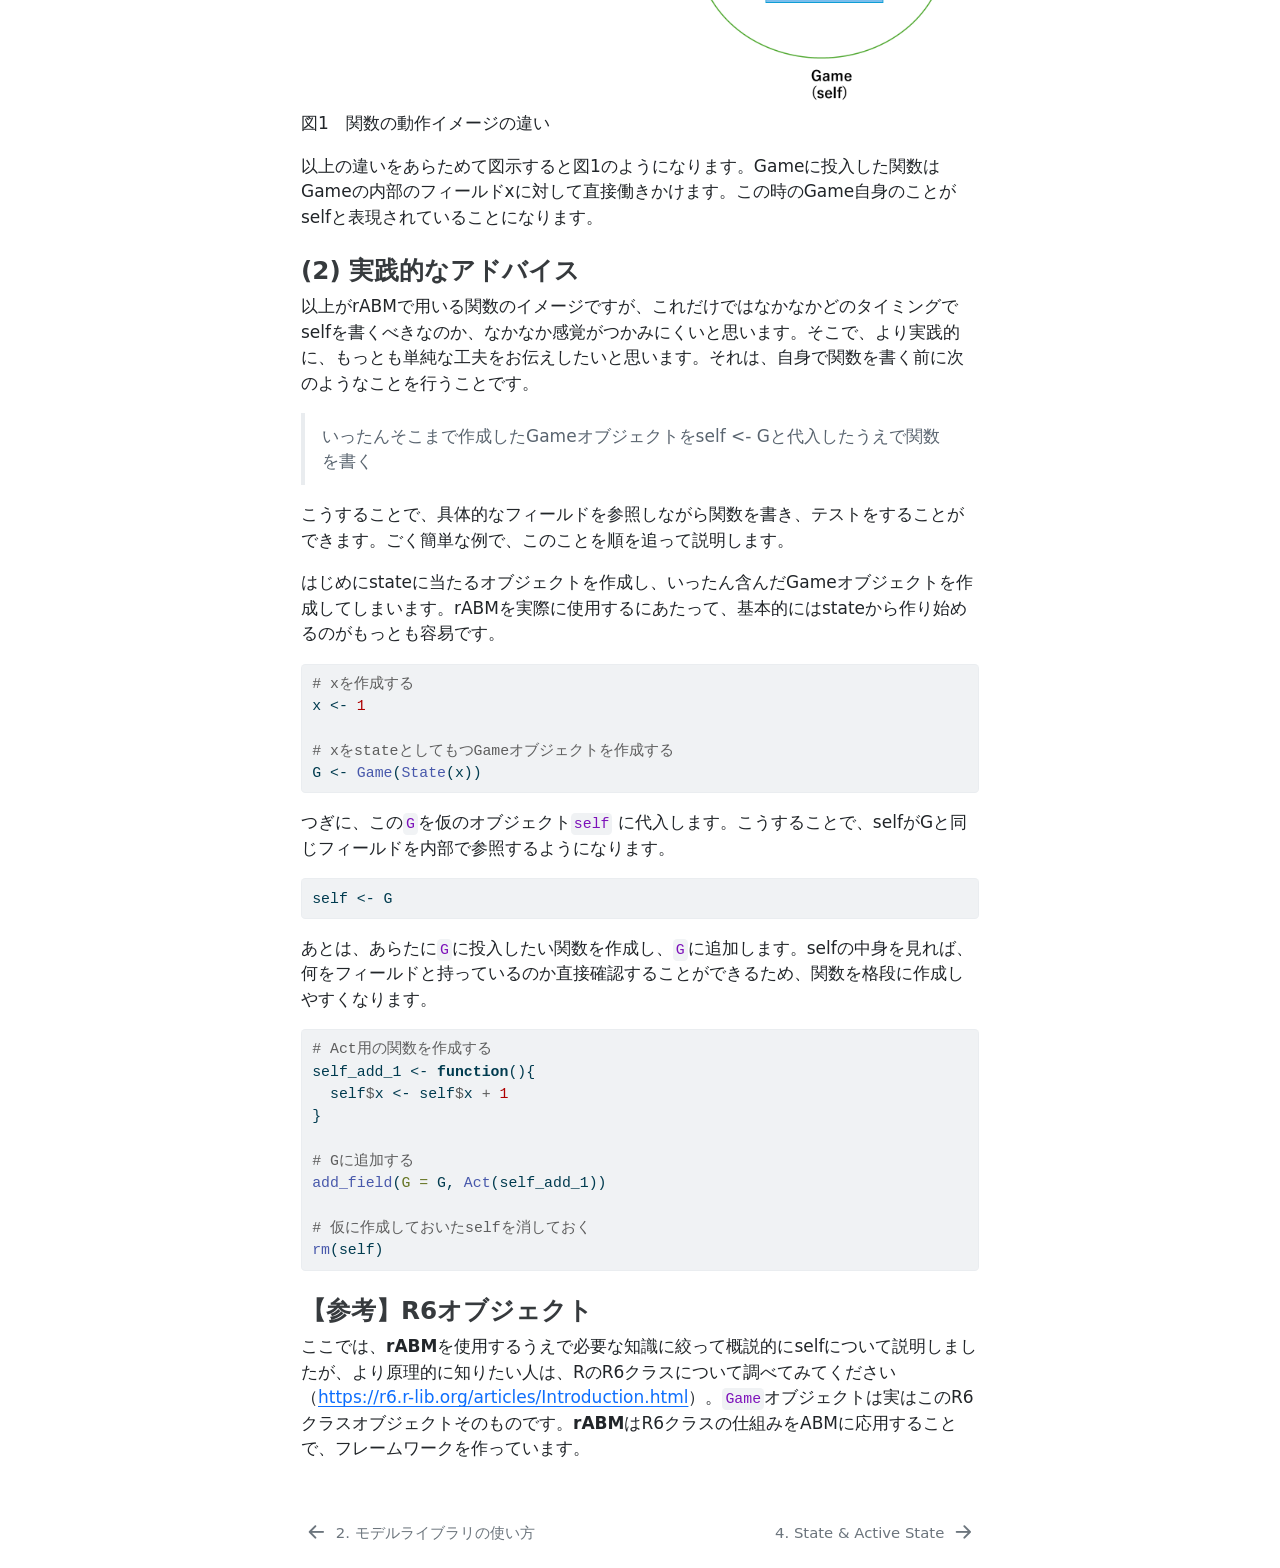
<file: docs/rABM_classes_JP.html>
<!DOCTYPE html>
<html xmlns="http://www.w3.org/1999/xhtml" lang="en" xml:lang="en"><head>

<meta charset="utf-8">
<meta name="generator" content="quarto-1.8.25">

<meta name="viewport" content="width=device-width, initial-scale=1.0, user-scalable=yes">


<title>3. rABMオブジェクトの構成 – rABM tutorial</title>
<style>
code{white-space: pre-wrap;}
span.smallcaps{font-variant: small-caps;}
div.columns{display: flex; gap: min(4vw, 1.5em);}
div.column{flex: auto; overflow-x: auto;}
div.hanging-indent{margin-left: 1.5em; text-indent: -1.5em;}
ul.task-list{list-style: none;}
ul.task-list li input[type="checkbox"] {
  width: 0.8em;
  margin: 0 0.8em 0.2em -1em; /* quarto-specific, see https://github.com/quarto-dev/quarto-cli/issues/4556 */ 
  vertical-align: middle;
}
/* CSS for syntax highlighting */
html { -webkit-text-size-adjust: 100%; }
pre > code.sourceCode { white-space: pre; position: relative; }
pre > code.sourceCode > span { display: inline-block; line-height: 1.25; }
pre > code.sourceCode > span:empty { height: 1.2em; }
.sourceCode { overflow: visible; }
code.sourceCode > span { color: inherit; text-decoration: inherit; }
div.sourceCode { margin: 1em 0; }
pre.sourceCode { margin: 0; }
@media screen {
div.sourceCode { overflow: auto; }
}
@media print {
pre > code.sourceCode { white-space: pre-wrap; }
pre > code.sourceCode > span { text-indent: -5em; padding-left: 5em; }
}
pre.numberSource code
  { counter-reset: source-line 0; }
pre.numberSource code > span
  { position: relative; left: -4em; counter-increment: source-line; }
pre.numberSource code > span > a:first-child::before
  { content: counter(source-line);
    position: relative; left: -1em; text-align: right; vertical-align: baseline;
    border: none; display: inline-block;
    -webkit-touch-callout: none; -webkit-user-select: none;
    -khtml-user-select: none; -moz-user-select: none;
    -ms-user-select: none; user-select: none;
    padding: 0 4px; width: 4em;
  }
pre.numberSource { margin-left: 3em;  padding-left: 4px; }
div.sourceCode
  {   }
@media screen {
pre > code.sourceCode > span > a:first-child::before { text-decoration: underline; }
}
</style>


<script src="site_libs/quarto-nav/quarto-nav.js"></script>
<script src="site_libs/quarto-nav/headroom.min.js"></script>
<script src="site_libs/clipboard/clipboard.min.js"></script>
<script src="site_libs/quarto-search/autocomplete.umd.js"></script>
<script src="site_libs/quarto-search/fuse.min.js"></script>
<script src="site_libs/quarto-search/quarto-search.js"></script>
<meta name="quarto:offset" content="./">
<link href="./state_JP.html" rel="next">
<link href="./model_library_JP.html" rel="prev">
<script src="site_libs/quarto-html/quarto.js" type="module"></script>
<script src="site_libs/quarto-html/tabsets/tabsets.js" type="module"></script>
<script src="site_libs/quarto-html/axe/axe-check.js" type="module"></script>
<script src="site_libs/quarto-html/popper.min.js"></script>
<script src="site_libs/quarto-html/tippy.umd.min.js"></script>
<script src="site_libs/quarto-html/anchor.min.js"></script>
<link href="site_libs/quarto-html/tippy.css" rel="stylesheet">
<link href="site_libs/quarto-html/quarto-syntax-highlighting-7b89279ff1a6dce999919e0e67d4d9ec.css" rel="stylesheet" id="quarto-text-highlighting-styles">
<script src="site_libs/bootstrap/bootstrap.min.js"></script>
<link href="site_libs/bootstrap/bootstrap-icons.css" rel="stylesheet">
<link href="site_libs/bootstrap/bootstrap-d9ea66fcd6c317012447f26e9c021348.min.css" rel="stylesheet" append-hash="true" id="quarto-bootstrap" data-mode="light">
<script id="quarto-search-options" type="application/json">{
  "location": "sidebar",
  "copy-button": false,
  "collapse-after": 3,
  "panel-placement": "start",
  "type": "textbox",
  "limit": 50,
  "keyboard-shortcut": [
    "f",
    "/",
    "s"
  ],
  "show-item-context": false,
  "language": {
    "search-no-results-text": "No results",
    "search-matching-documents-text": "matching documents",
    "search-copy-link-title": "Copy link to search",
    "search-hide-matches-text": "Hide additional matches",
    "search-more-match-text": "more match in this document",
    "search-more-matches-text": "more matches in this document",
    "search-clear-button-title": "Clear",
    "search-text-placeholder": "",
    "search-detached-cancel-button-title": "Cancel",
    "search-submit-button-title": "Submit",
    "search-label": "Search"
  }
}</script>


</head>

<body class="nav-sidebar floating quarto-light">

<div id="quarto-search-results"></div>
  <header id="quarto-header" class="headroom fixed-top">
  <nav class="quarto-secondary-nav">
    <div class="container-fluid d-flex">
      <button type="button" class="quarto-btn-toggle btn" data-bs-toggle="collapse" role="button" data-bs-target=".quarto-sidebar-collapse-item" aria-controls="quarto-sidebar" aria-expanded="false" aria-label="Toggle sidebar navigation" onclick="if (window.quartoToggleHeadroom) { window.quartoToggleHeadroom(); }">
        <i class="bi bi-layout-text-sidebar-reverse"></i>
      </button>
        <nav class="quarto-page-breadcrumbs" aria-label="breadcrumb"><ol class="breadcrumb"><li class="breadcrumb-item"><a href="./rABM_classes_JP.html"><span class="chapter-title">3. rABMオブジェクトの構成</span></a></li></ol></nav>
        <a class="flex-grow-1" role="navigation" data-bs-toggle="collapse" data-bs-target=".quarto-sidebar-collapse-item" aria-controls="quarto-sidebar" aria-expanded="false" aria-label="Toggle sidebar navigation" onclick="if (window.quartoToggleHeadroom) { window.quartoToggleHeadroom(); }">      
        </a>
      <button type="button" class="btn quarto-search-button" aria-label="Search" onclick="window.quartoOpenSearch();">
        <i class="bi bi-search"></i>
      </button>
    </div>
  </nav>
</header>
<!-- content -->
<div id="quarto-content" class="quarto-container page-columns page-rows-contents page-layout-article">
<!-- sidebar -->
  <nav id="quarto-sidebar" class="sidebar collapse collapse-horizontal quarto-sidebar-collapse-item sidebar-navigation floating overflow-auto">
    <div class="pt-lg-2 mt-2 text-left sidebar-header sidebar-header-stacked">
      <a href="./index.html" class="sidebar-logo-link">
      </a>
    <div class="sidebar-title mb-0 py-0">
      <a href="./">rABM tutorial</a> 
    </div>
      </div>
        <div class="mt-2 flex-shrink-0 align-items-center">
        <div class="sidebar-search">
        <div id="quarto-search" class="" title="Search"></div>
        </div>
        </div>
    <div class="sidebar-menu-container"> 
    <ul class="list-unstyled mt-1">
        <li class="sidebar-item">
  <div class="sidebar-item-container"> 
  <a href="./index.html" class="sidebar-item-text sidebar-link"><span class="chapter-title">rABM Tutorial</span></a>
  </div>
</li>
        <li class="sidebar-item">
  <div class="sidebar-item-container"> 
  <a href="./quick_start_JP.html" class="sidebar-item-text sidebar-link"><span class="chapter-title">1. Quick Start Guide</span></a>
  </div>
</li>
        <li class="sidebar-item">
  <div class="sidebar-item-container"> 
  <a href="./model_library_JP.html" class="sidebar-item-text sidebar-link"><span class="chapter-title">2. モデルライブラリの使い方</span></a>
  </div>
</li>
        <li class="sidebar-item">
  <div class="sidebar-item-container"> 
  <a href="./rABM_classes_JP.html" class="sidebar-item-text sidebar-link active"><span class="chapter-title">3. rABMオブジェクトの構成</span></a>
  </div>
</li>
        <li class="sidebar-item">
  <div class="sidebar-item-container"> 
  <a href="./state_JP.html" class="sidebar-item-text sidebar-link"><span class="chapter-title">4. State &amp; Active State</span></a>
  </div>
</li>
        <li class="sidebar-item">
  <div class="sidebar-item-container"> 
  <a href="./plot_FUN_JP.html" class="sidebar-item-text sidebar-link"><span class="chapter-title">5. plot_FUNについて</span></a>
  </div>
</li>
        <li class="sidebar-item">
  <div class="sidebar-item-container"> 
  <a href="./act_FUN_JP.html" class="sidebar-item-text sidebar-link"><span class="chapter-title">6. act_FUN</span></a>
  </div>
</li>
        <li class="sidebar-item">
  <div class="sidebar-item-container"> 
  <a href="./run_Game_JP.html" class="sidebar-item-text sidebar-link"><span class="chapter-title">7. run_Game</span></a>
  </div>
</li>
        <li class="sidebar-item">
  <div class="sidebar-item-container"> 
  <a href="./stop_FUN_JP.html" class="sidebar-item-text sidebar-link"><span class="chapter-title">8. Stop_FUN</span></a>
  </div>
</li>
        <li class="sidebar-item">
  <div class="sidebar-item-container"> 
  <a href="./report_FUN_JP.html" class="sidebar-item-text sidebar-link"><span class="chapter-title">9. report_FUN</span></a>
  </div>
</li>
        <li class="sidebar-item">
  <div class="sidebar-item-container"> 
  <a href="./Series_JP.html" class="sidebar-item-text sidebar-link"><span class="chapter-title">10. Series</span></a>
  </div>
</li>
        <li class="sidebar-item">
  <div class="sidebar-item-container"> 
  <a href="./Core_functions_JP.html" class="sidebar-item-text sidebar-link"><span class="chapter-title">11. Core functions</span></a>
  </div>
</li>
    </ul>
    </div>
</nav>
<div id="quarto-sidebar-glass" class="quarto-sidebar-collapse-item" data-bs-toggle="collapse" data-bs-target=".quarto-sidebar-collapse-item"></div>
<!-- margin-sidebar -->
    <div id="quarto-margin-sidebar" class="sidebar margin-sidebar">
        <nav id="TOC" role="doc-toc" class="toc-active">
    <h2 id="toc-title">Table of contents</h2>
   
  <ul>
  <li><a href="#フィールドの定義に関するオブジェクト" id="toc-フィールドの定義に関するオブジェクト" class="nav-link active" data-scroll-target="#フィールドの定義に関するオブジェクト">3.1 フィールドの定義に関するオブジェクト</a>
  <ul class="collapse">
  <li><a href="#フィールドカテゴリーの一覧" id="toc-フィールドカテゴリーの一覧" class="nav-link" data-scroll-target="#フィールドカテゴリーの一覧">フィールド・カテゴリーの一覧</a></li>
  </ul></li>
  <li><a href="#abmを実行するためのオブジェクト" id="toc-abmを実行するためのオブジェクト" class="nav-link" data-scroll-target="#abmを実行するためのオブジェクト">3.2 ABMを実行するためのオブジェクト</a></li>
  <li><a href="#自己参照selfの役割" id="toc-自己参照selfの役割" class="nav-link" data-scroll-target="#自己参照selfの役割">3.3 自己参照selfの役割</a>
  <ul class="collapse">
  <li><a href="#関数のイメージ" id="toc-関数のイメージ" class="nav-link" data-scroll-target="#関数のイメージ">(1) 関数のイメージ</a></li>
  <li><a href="#実践的なアドバイス" id="toc-実践的なアドバイス" class="nav-link" data-scroll-target="#実践的なアドバイス">(2) 実践的なアドバイス</a></li>
  <li><a href="#参考r6オブジェクト" id="toc-参考r6オブジェクト" class="nav-link" data-scroll-target="#参考r6オブジェクト">【参考】R6オブジェクト</a></li>
  </ul></li>
  </ul>
</nav>
    </div>
<!-- main -->
<main class="content" id="quarto-document-content">

<header id="title-block-header" class="quarto-title-block default">
<div class="quarto-title">
<h1 class="title"><span class="chapter-title">3. rABMオブジェクトの構成</span></h1>
</div>



<div class="quarto-title-meta">

    
  
    
  </div>
  


</header>


<div class="callout callout-style-default callout-note callout-titled">
<div class="callout-header d-flex align-content-center">
<div class="callout-icon-container">
<i class="callout-icon"></i>
</div>
<div class="callout-title-container flex-fill">
Note
</div>
</div>
<div class="callout-body-container callout-body">
<p>この章では、<strong>rABM</strong>で用いられている様々なオブジェクトの種類について概観します。<strong>rABM</strong>のオブジェクトには大きく二つのタイプのオブジェクトがあります。</p>
<ul>
<li><p>フィールドを定義するタイプのオブジェクト：state, act_FUNなど</p></li>
<li><p>ABMを実行するためのオブジェクト：Game、Series</p></li>
</ul>
<p>これらのオブジェクトはすでにここまでのチュートリアルで用いられてきたものですが、この章ではあらためてその仕組みを概観します。さらにこれらのオブジェクトを使用するうえで欠かせない概念である自己参照<code>self</code>についても解説します。なお【参考】の項目はややテクニカルな説明となりますので、読み飛ばしていただいても構いません。この章で解説した各種のオブジェクトの使用法は、あとの章で詳述します。つまりこの章は後の各オブジェクトの役割に関する各論に入る前の総論として位置づけられます。</p>
</div>
</div>
<section id="フィールドの定義に関するオブジェクト" class="level2">
<h2 class="anchored" data-anchor-id="フィールドの定義に関するオブジェクト">3.1 フィールドの定義に関するオブジェクト</h2>
<section id="フィールドカテゴリーの一覧" class="level3">
<h3 class="anchored" data-anchor-id="フィールドカテゴリーの一覧">フィールド・カテゴリーの一覧</h3>
<p><strong>rABM</strong>ではそれぞれのオブジェクトを<code>Game</code>オブジェクトのフィールドの構成要素として格納する際に、そのオブジェクトがどのような役割を果たす想定で作成されたものなのかを定義する必要があります。<strong>rABM</strong>で使用するフィールド・カテゴリーは以下の5つです。</p>
<table class="caption-top table">
<colgroup>
<col style="width: 25%">
<col style="width: 25%">
<col style="width: 25%">
<col style="width: 25%">
</colgroup>
<thead>
<tr class="header">
<th style="text-align: center;">カテゴリー</th>
<th style="text-align: center;">役割</th>
<th style="text-align: center;">定義用関数</th>
<th style="text-align: center;">投入可能な型</th>
</tr>
</thead>
<tbody>
<tr class="odd">
<td style="text-align: center;">state</td>
<td style="text-align: center;">エージェントの状態を示す</td>
<td style="text-align: center;"><code>State()</code></td>
<td style="text-align: center;">関数以外</td>
</tr>
<tr class="even">
<td style="text-align: center;">active state</td>
<td style="text-align: center;">エージェントの状態を示す。ただし、他のstateやactive stateに応じて変化する</td>
<td style="text-align: center;"><code>Active()</code></td>
<td style="text-align: center;">関数</td>
</tr>
<tr class="odd">
<td style="text-align: center;">act_FUN</td>
<td style="text-align: center;">エージェントの状態を更新する</td>
<td style="text-align: center;"><code>Act()</code></td>
<td style="text-align: center;">関数</td>
</tr>
<tr class="even">
<td style="text-align: center;">stop_FUN</td>
<td style="text-align: center;">シミュレーションを終了する</td>
<td style="text-align: center;"><code>Stop()</code></td>
<td style="text-align: center;">関数</td>
</tr>
<tr class="odd">
<td style="text-align: center;">plot_FUN</td>
<td style="text-align: center;">エージェントの状態をプロットする</td>
<td style="text-align: center;"><code>Plot()</code></td>
<td style="text-align: center;">関数</td>
</tr>
<tr class="even">
<td style="text-align: center;">report_FUN</td>
<td style="text-align: center;">状態を要約する</td>
<td style="text-align: center;"><code>Report()</code></td>
<td style="text-align: center;">関数</td>
</tr>
</tbody>
</table>
<p>この一覧で明らかなように、<code>state</code>フィールド以外は投入用のオブジェクトが関数となります。</p>
<section id="参考定義用の関数の役割" class="level4">
<h4 class="anchored" data-anchor-id="参考定義用の関数の役割">【参考】定義用の関数の役割</h4>
<p>ここまでの事例では、それぞれのオブジェクトを定義用関数でくくってフィールドを定義し、<code>Game</code>オブジェクトに格納してきました。この定義用関数が行っている作業は実際には非常に単純で、投入オブジェクトを、<code>$name</code>、<code>$value</code>、<code>$category</code>の三つの要素からなるリストに変換しているだけです。以下の例で実際に確認してみましょう。</p>
<div class="cell">
<div class="code-copy-outer-scaffold"><div class="sourceCode cell-code" id="cb1"><pre class="sourceCode r code-with-copy"><code class="sourceCode r"><span id="cb1-1"><a href="#cb1-1" aria-hidden="true" tabindex="-1"></a><span class="co"># ライブラリを読み込んでおく</span></span>
<span id="cb1-2"><a href="#cb1-2" aria-hidden="true" tabindex="-1"></a><span class="fu">library</span>(rABM)</span></code></pre></div><button title="Copy to Clipboard" class="code-copy-button"><i class="bi"></i></button></div>
</div>
<div class="cell">
<div class="code-copy-outer-scaffold"><div class="sourceCode cell-code" id="cb2"><pre class="sourceCode r code-with-copy"><code class="sourceCode r"><span id="cb2-1"><a href="#cb2-1" aria-hidden="true" tabindex="-1"></a><span class="co"># オブジェクトを作成する</span></span>
<span id="cb2-2"><a href="#cb2-2" aria-hidden="true" tabindex="-1"></a>x <span class="ot">&lt;-</span> <span class="dv">1</span></span>
<span id="cb2-3"><a href="#cb2-3" aria-hidden="true" tabindex="-1"></a></span>
<span id="cb2-4"><a href="#cb2-4" aria-hidden="true" tabindex="-1"></a><span class="co"># xをstateフィールドとして定義し、オブジェクトyに付加する</span></span>
<span id="cb2-5"><a href="#cb2-5" aria-hidden="true" tabindex="-1"></a>y <span class="ot">&lt;-</span> <span class="fu">State</span>(x)</span>
<span id="cb2-6"><a href="#cb2-6" aria-hidden="true" tabindex="-1"></a></span>
<span id="cb2-7"><a href="#cb2-7" aria-hidden="true" tabindex="-1"></a><span class="co"># yの構造を見てみる</span></span>
<span id="cb2-8"><a href="#cb2-8" aria-hidden="true" tabindex="-1"></a><span class="fu">str</span>(y)</span></code></pre></div><button title="Copy to Clipboard" class="code-copy-button"><i class="bi"></i></button></div>
<div class="cell-output cell-output-stdout">
<pre><code>List of 3
 $ value   : num 1
 $ name    : chr "x"
 $ category: chr "state"
 - attr(*, "class")= chr "ABM_Field"</code></pre>
</div>
</div>
<p>つまり、<code>Game</code>には実際にはこのリスト化された形式のオブジェクトを投入し、さらに<code>Game</code>の内部で追加の処理がされるという仕組みとなっています。したがって原理上、上記の例の場合、<code>Game(y)</code>のように投入しても<code>Game(State(x))</code>と投入した場合と同じ効果が得られます。</p>
<p>なお、オブジェクトの名前はデフォルトではもとのオブジェクト名が引き継がれるますが、別名を指定することもできます。これは何らかの理由で、元のオブジェクト名を使用したくない場合には便利です。</p>
<div class="cell">
<div class="code-copy-outer-scaffold"><div class="sourceCode cell-code" id="cb4"><pre class="sourceCode r code-with-copy"><code class="sourceCode r"><span id="cb4-1"><a href="#cb4-1" aria-hidden="true" tabindex="-1"></a><span class="co"># xではなく、wという名前を指定する</span></span>
<span id="cb4-2"><a href="#cb4-2" aria-hidden="true" tabindex="-1"></a>z <span class="ot">&lt;-</span> <span class="fu">State</span>(x, <span class="at">name =</span> <span class="st">"w"</span>)</span>
<span id="cb4-3"><a href="#cb4-3" aria-hidden="true" tabindex="-1"></a></span>
<span id="cb4-4"><a href="#cb4-4" aria-hidden="true" tabindex="-1"></a><span class="co"># zの中身をみてみると、$nameがwに変わっていることが分かる。</span></span>
<span id="cb4-5"><a href="#cb4-5" aria-hidden="true" tabindex="-1"></a><span class="fu">str</span>(z)</span></code></pre></div><button title="Copy to Clipboard" class="code-copy-button"><i class="bi"></i></button></div>
<div class="cell-output cell-output-stdout">
<pre><code>List of 3
 $ value   : num 1
 $ name    : chr "w"
 $ category: chr "state"
 - attr(*, "class")= chr "ABM_Field"</code></pre>
</div>
</div>
</section>
<section id="参考特殊オブジェクトzip" class="level4">
<h4 class="anchored" data-anchor-id="参考特殊オブジェクトzip">【参考】特殊オブジェクトZip</h4>
<p>複数のフィールドオブジェクトをまとめて一つのオブジェクトとするような特殊なオブジェクトとして<code>Zip</code>が用意されています。これは通常は使用することはありませんが、何らかの一連のスクリプトを関数化する際には有用です。以下では、<code>x</code>と<code>y</code>をstateとして定義したオブジェクトをまとめてZipオブジェクト化する例です。</p>
<div class="cell">
<div class="code-copy-outer-scaffold"><div class="sourceCode cell-code" id="cb6"><pre class="sourceCode r code-with-copy"><code class="sourceCode r"><span id="cb6-1"><a href="#cb6-1" aria-hidden="true" tabindex="-1"></a>x <span class="ot">&lt;-</span> <span class="dv">1</span></span>
<span id="cb6-2"><a href="#cb6-2" aria-hidden="true" tabindex="-1"></a>y <span class="ot">&lt;-</span> <span class="dv">2</span></span>
<span id="cb6-3"><a href="#cb6-3" aria-hidden="true" tabindex="-1"></a>z <span class="ot">&lt;-</span> <span class="fu">Zip</span>(<span class="fu">State</span>(x), <span class="fu">State</span>(y))</span></code></pre></div><button title="Copy to Clipboard" class="code-copy-button"><i class="bi"></i></button></div>
</div>
<p>このZipオブジェクトは、Gameにそのまま格納できます。Game内部でZipをもとのオブジェクトに仕分ける仕組みがあるからです。つまり以下の二つの例は結果が同じになります。</p>
<div class="cell">
<div class="code-copy-outer-scaffold"><div class="sourceCode cell-code" id="cb7"><pre class="sourceCode r code-with-copy"><code class="sourceCode r"><span id="cb7-1"><a href="#cb7-1" aria-hidden="true" tabindex="-1"></a><span class="co"># xとyを定義する</span></span>
<span id="cb7-2"><a href="#cb7-2" aria-hidden="true" tabindex="-1"></a>x <span class="ot">&lt;-</span> <span class="dv">1</span></span>
<span id="cb7-3"><a href="#cb7-3" aria-hidden="true" tabindex="-1"></a>y <span class="ot">&lt;-</span> <span class="dv">2</span></span>
<span id="cb7-4"><a href="#cb7-4" aria-hidden="true" tabindex="-1"></a></span>
<span id="cb7-5"><a href="#cb7-5" aria-hidden="true" tabindex="-1"></a><span class="co"># 通常通りxとyをそれぞれstateとして格納する</span></span>
<span id="cb7-6"><a href="#cb7-6" aria-hidden="true" tabindex="-1"></a>G1 <span class="ot">&lt;-</span> <span class="fu">Game</span>(<span class="fu">State</span>(x), <span class="fu">State</span>(y))</span>
<span id="cb7-7"><a href="#cb7-7" aria-hidden="true" tabindex="-1"></a></span>
<span id="cb7-8"><a href="#cb7-8" aria-hidden="true" tabindex="-1"></a><span class="co"># いったんZipオブジェクトを作成し、格納する</span></span>
<span id="cb7-9"><a href="#cb7-9" aria-hidden="true" tabindex="-1"></a>z <span class="ot">&lt;-</span> <span class="fu">Zip</span>(<span class="fu">State</span>(x), <span class="fu">State</span>(y))</span>
<span id="cb7-10"><a href="#cb7-10" aria-hidden="true" tabindex="-1"></a>G2 <span class="ot">&lt;-</span> <span class="fu">Game</span>(z)</span></code></pre></div><button title="Copy to Clipboard" class="code-copy-button"><i class="bi"></i></button></div>
</div>
</section>
</section>
</section>
<section id="abmを実行するためのオブジェクト" class="level2">
<h2 class="anchored" data-anchor-id="abmを実行するためのオブジェクト">3.2 ABMを実行するためのオブジェクト</h2>
<p>ABMを実行するためのオブジェクトには、以下の二つがあります。</p>
<table class="caption-top table">
<colgroup>
<col style="width: 33%">
<col style="width: 33%">
<col style="width: 33%">
</colgroup>
<thead>
<tr class="header">
<th style="text-align: center;">オブジェクト</th>
<th style="text-align: center;">役割</th>
<th style="text-align: center;">定義用関数</th>
</tr>
</thead>
<tbody>
<tr class="odd">
<td style="text-align: center;">Game</td>
<td style="text-align: center;">シミュレーションの実行</td>
<td style="text-align: center;"><code>Game()</code></td>
</tr>
<tr class="even">
<td style="text-align: center;">Series</td>
<td style="text-align: center;">Gameオブジェクトの実行を含む一連のスクリプトをチャンク化し、まとめて実行する</td>
<td style="text-align: center;"><code>Series()</code></td>
</tr>
<tr class="odd">
<td style="text-align: center;">Chunk</td>
<td style="text-align: center;">Seriesオブジェクトを構成するスクリプトの単位</td>
<td style="text-align: center;"><code>Chunk()</code></td>
</tr>
</tbody>
</table>
<p><code>Game</code>はすでに何度も出てきていますが、シミュレーションを実行するための基本単位となるオブジェクトです。<strong>rABM</strong>の核となります。</p>
<p><code>Series</code>は、<code>Chunk</code>として分割された一連のスクリプトを一括して実行します。たとえば、実際の分析では「フィールドを設定→シミュレーションの実行→実行結果の取得・分析」という一連の作業を行いますが、複数回のシミュレーションを行う際には、何度も同じスクリプトを書くのは面倒です。そこで、上記の操作をSeriesとして定義してしまうことで、一括して一連の作業をおこなえるようにできます。</p>
</section>
<section id="自己参照selfの役割" class="level2">
<h2 class="anchored" data-anchor-id="自己参照selfの役割">3.3 自己参照selfの役割</h2>
<p><strong>rABM</strong>においてもっともわかりにくい概念があるとすれば、ここまでの関数でしばしば出てきた自己参照<strong>self</strong>だと思います。この節では<strong>self</strong>について、あまりテクニカルにはならず、rABMを実行する際に必要な限りにおいて必要な点について解説したいと思います。</p>
<section id="関数のイメージ" class="level3">
<h3 class="anchored" data-anchor-id="関数のイメージ">(1) 関数のイメージ</h3>
<p>通常の<strong>R</strong>の関数は、以下の例のように、外部オブジェクトをインプットとして投入し、何らかの加工を施し、アウトプットを外部に出すように定義されています。</p>
<div class="cell">
<div class="code-copy-outer-scaffold"><div class="sourceCode cell-code" id="cb8"><pre class="sourceCode r code-with-copy"><code class="sourceCode r"><span id="cb8-1"><a href="#cb8-1" aria-hidden="true" tabindex="-1"></a><span class="co"># 投入値に1を加える関数</span></span>
<span id="cb8-2"><a href="#cb8-2" aria-hidden="true" tabindex="-1"></a>add_1 <span class="ot">&lt;-</span> <span class="cf">function</span>(x){</span>
<span id="cb8-3"><a href="#cb8-3" aria-hidden="true" tabindex="-1"></a>  x <span class="sc">+</span> <span class="dv">1</span></span>
<span id="cb8-4"><a href="#cb8-4" aria-hidden="true" tabindex="-1"></a>}</span>
<span id="cb8-5"><a href="#cb8-5" aria-hidden="true" tabindex="-1"></a></span>
<span id="cb8-6"><a href="#cb8-6" aria-hidden="true" tabindex="-1"></a><span class="co"># 以下の答えは2</span></span>
<span id="cb8-7"><a href="#cb8-7" aria-hidden="true" tabindex="-1"></a><span class="fu">add_1</span>(<span class="at">x =</span> <span class="dv">1</span>)</span></code></pre></div><button title="Copy to Clipboard" class="code-copy-button"><i class="bi"></i></button></div>
<div class="cell-output cell-output-stdout">
<pre><code>[1] 2</code></pre>
</div>
</div>
<p>一方、rABMで使用する関数は、インプットとアウトプットの対象がGameの内部にあり、かつ関数そのものもGameに組み込まれています。</p>
<div class="cell">
<div class="code-copy-outer-scaffold"><div class="sourceCode cell-code" id="cb10"><pre class="sourceCode r code-with-copy"><code class="sourceCode r"><span id="cb10-1"><a href="#cb10-1" aria-hidden="true" tabindex="-1"></a><span class="co"># xの初期値</span></span>
<span id="cb10-2"><a href="#cb10-2" aria-hidden="true" tabindex="-1"></a>x <span class="ot">&lt;-</span> <span class="dv">1</span></span>
<span id="cb10-3"><a href="#cb10-3" aria-hidden="true" tabindex="-1"></a></span>
<span id="cb10-4"><a href="#cb10-4" aria-hidden="true" tabindex="-1"></a><span class="co"># 自身のフィールドxに対して1を加える関数</span></span>
<span id="cb10-5"><a href="#cb10-5" aria-hidden="true" tabindex="-1"></a>self_add_1 <span class="ot">&lt;-</span> <span class="cf">function</span>(){</span>
<span id="cb10-6"><a href="#cb10-6" aria-hidden="true" tabindex="-1"></a>  self<span class="sc">$</span>x <span class="ot">&lt;-</span> self<span class="sc">$</span>x <span class="sc">+</span> <span class="dv">1</span></span>
<span id="cb10-7"><a href="#cb10-7" aria-hidden="true" tabindex="-1"></a>}</span>
<span id="cb10-8"><a href="#cb10-8" aria-hidden="true" tabindex="-1"></a></span>
<span id="cb10-9"><a href="#cb10-9" aria-hidden="true" tabindex="-1"></a><span class="co"># Gameを定義</span></span>
<span id="cb10-10"><a href="#cb10-10" aria-hidden="true" tabindex="-1"></a>G <span class="ot">&lt;-</span> <span class="fu">Game</span>(<span class="fu">State</span>(x), <span class="fu">Act</span>(self_add_1))</span>
<span id="cb10-11"><a href="#cb10-11" aria-hidden="true" tabindex="-1"></a></span>
<span id="cb10-12"><a href="#cb10-12" aria-hidden="true" tabindex="-1"></a><span class="co"># self_add_1を実行</span></span>
<span id="cb10-13"><a href="#cb10-13" aria-hidden="true" tabindex="-1"></a>G<span class="sc">$</span><span class="fu">self_add_1</span>()</span>
<span id="cb10-14"><a href="#cb10-14" aria-hidden="true" tabindex="-1"></a></span>
<span id="cb10-15"><a href="#cb10-15" aria-hidden="true" tabindex="-1"></a><span class="co"># xが2に更新されている</span></span>
<span id="cb10-16"><a href="#cb10-16" aria-hidden="true" tabindex="-1"></a>G<span class="sc">$</span>x</span></code></pre></div><button title="Copy to Clipboard" class="code-copy-button"><i class="bi"></i></button></div>
<div class="cell-output cell-output-stdout">
<pre><code>[1] 2</code></pre>
</div>
</div>
<p><img src="images/clipboard-1245888715.png" class="img-fluid">図1　関数の動作イメージの違い</p>
<p>以上の違いをあらためて図示すると図1のようになります。Gameに投入した関数はGameの内部のフィールドxに対して直接働きかけます。この時のGame自身のことがselfと表現されていることになります。</p>
</section>
<section id="実践的なアドバイス" class="level3">
<h3 class="anchored" data-anchor-id="実践的なアドバイス">(2) 実践的なアドバイス</h3>
<p>以上がrABMで用いる関数のイメージですが、これだけではなかなかどのタイミングでselfを書くべきなのか、なかなか感覚がつかみにくいと思います。そこで、より実践的に、もっとも単純な工夫をお伝えしたいと思います。それは、自身で関数を書く前に次のようなことを行うことです。</p>
<blockquote class="blockquote">
<p>いったんそこまで作成したGameオブジェクトをself &lt;- Gと代入したうえで関数を書く</p>
</blockquote>
<p>こうすることで、具体的なフィールドを参照しながら関数を書き、テストをすることができます。ごく簡単な例で、このことを順を追って説明します。</p>
<p>はじめにstateに当たるオブジェクトを作成し、いったん含んだGameオブジェクトを作成してしまいます。rABMを実際に使用するにあたって、基本的にはstateから作り始めるのがもっとも容易です。</p>
<div class="cell">
<div class="code-copy-outer-scaffold"><div class="sourceCode cell-code" id="cb12"><pre class="sourceCode r code-with-copy"><code class="sourceCode r"><span id="cb12-1"><a href="#cb12-1" aria-hidden="true" tabindex="-1"></a><span class="co"># xを作成する</span></span>
<span id="cb12-2"><a href="#cb12-2" aria-hidden="true" tabindex="-1"></a>x <span class="ot">&lt;-</span> <span class="dv">1</span></span>
<span id="cb12-3"><a href="#cb12-3" aria-hidden="true" tabindex="-1"></a></span>
<span id="cb12-4"><a href="#cb12-4" aria-hidden="true" tabindex="-1"></a><span class="co"># xをstateとしてもつGameオブジェクトを作成する</span></span>
<span id="cb12-5"><a href="#cb12-5" aria-hidden="true" tabindex="-1"></a>G <span class="ot">&lt;-</span> <span class="fu">Game</span>(<span class="fu">State</span>(x))</span></code></pre></div><button title="Copy to Clipboard" class="code-copy-button"><i class="bi"></i></button></div>
</div>
<p>つぎに、この<code>G</code>を仮のオブジェクト<code>self</code> に代入します。こうすることで、selfがGと同じフィールドを内部で参照するようになります。</p>
<div class="cell">
<div class="code-copy-outer-scaffold"><div class="sourceCode cell-code" id="cb13"><pre class="sourceCode r code-with-copy"><code class="sourceCode r"><span id="cb13-1"><a href="#cb13-1" aria-hidden="true" tabindex="-1"></a>self <span class="ot">&lt;-</span> G</span></code></pre></div><button title="Copy to Clipboard" class="code-copy-button"><i class="bi"></i></button></div>
</div>
<p>あとは、あらたに<code>G</code>に投入したい関数を作成し、<code>G</code>に追加します。selfの中身を見れば、何をフィールドと持っているのか直接確認することができるため、関数を格段に作成しやすくなります。</p>
<div class="cell">
<div class="code-copy-outer-scaffold"><div class="sourceCode cell-code" id="cb14"><pre class="sourceCode r code-with-copy"><code class="sourceCode r"><span id="cb14-1"><a href="#cb14-1" aria-hidden="true" tabindex="-1"></a><span class="co"># Act用の関数を作成する</span></span>
<span id="cb14-2"><a href="#cb14-2" aria-hidden="true" tabindex="-1"></a>self_add_1 <span class="ot">&lt;-</span> <span class="cf">function</span>(){</span>
<span id="cb14-3"><a href="#cb14-3" aria-hidden="true" tabindex="-1"></a>  self<span class="sc">$</span>x <span class="ot">&lt;-</span> self<span class="sc">$</span>x <span class="sc">+</span> <span class="dv">1</span></span>
<span id="cb14-4"><a href="#cb14-4" aria-hidden="true" tabindex="-1"></a>}</span>
<span id="cb14-5"><a href="#cb14-5" aria-hidden="true" tabindex="-1"></a></span>
<span id="cb14-6"><a href="#cb14-6" aria-hidden="true" tabindex="-1"></a><span class="co"># Gに追加する</span></span>
<span id="cb14-7"><a href="#cb14-7" aria-hidden="true" tabindex="-1"></a><span class="fu">add_field</span>(<span class="at">G =</span> G, <span class="fu">Act</span>(self_add_1))</span>
<span id="cb14-8"><a href="#cb14-8" aria-hidden="true" tabindex="-1"></a></span>
<span id="cb14-9"><a href="#cb14-9" aria-hidden="true" tabindex="-1"></a><span class="co"># 仮に作成しておいたselfを消しておく</span></span>
<span id="cb14-10"><a href="#cb14-10" aria-hidden="true" tabindex="-1"></a><span class="fu">rm</span>(self)</span></code></pre></div><button title="Copy to Clipboard" class="code-copy-button"><i class="bi"></i></button></div>
</div>
</section>
<section id="参考r6オブジェクト" class="level3">
<h3 class="anchored" data-anchor-id="参考r6オブジェクト">【参考】R6オブジェクト</h3>
<p>ここでは、<strong>rABM</strong>を使用するうえで必要な知識に絞って概説的にselfについて説明しましたが、より原理的に知りたい人は、RのR6クラスについて調べてみてください（<a href="https://r6.r-lib.org/articles/Introduction.html" class="uri">https://r6.r-lib.org/articles/Introduction.html</a>）。<code>Game</code>オブジェクトは実はこのR6クラスオブジェクトそのものです。<strong>rABM</strong>はR6クラスの仕組みをABMに応用することで、フレームワークを作っています。</p>


</section>
</section>

</main> <!-- /main -->
<script id="quarto-html-after-body" type="application/javascript">
  window.document.addEventListener("DOMContentLoaded", function (event) {
    const icon = "";
    const anchorJS = new window.AnchorJS();
    anchorJS.options = {
      placement: 'right',
      icon: icon
    };
    anchorJS.add('.anchored');
    const isCodeAnnotation = (el) => {
      for (const clz of el.classList) {
        if (clz.startsWith('code-annotation-')) {                     
          return true;
        }
      }
      return false;
    }
    const onCopySuccess = function(e) {
      // button target
      const button = e.trigger;
      // don't keep focus
      button.blur();
      // flash "checked"
      button.classList.add('code-copy-button-checked');
      var currentTitle = button.getAttribute("title");
      button.setAttribute("title", "Copied!");
      let tooltip;
      if (window.bootstrap) {
        button.setAttribute("data-bs-toggle", "tooltip");
        button.setAttribute("data-bs-placement", "left");
        button.setAttribute("data-bs-title", "Copied!");
        tooltip = new bootstrap.Tooltip(button, 
          { trigger: "manual", 
            customClass: "code-copy-button-tooltip",
            offset: [0, -8]});
        tooltip.show();    
      }
      setTimeout(function() {
        if (tooltip) {
          tooltip.hide();
          button.removeAttribute("data-bs-title");
          button.removeAttribute("data-bs-toggle");
          button.removeAttribute("data-bs-placement");
        }
        button.setAttribute("title", currentTitle);
        button.classList.remove('code-copy-button-checked');
      }, 1000);
      // clear code selection
      e.clearSelection();
    }
    const getTextToCopy = function(trigger) {
      const outerScaffold = trigger.parentElement.cloneNode(true);
      const codeEl = outerScaffold.querySelector('code');
      for (const childEl of codeEl.children) {
        if (isCodeAnnotation(childEl)) {
          childEl.remove();
        }
      }
      return codeEl.innerText;
    }
    const clipboard = new window.ClipboardJS('.code-copy-button:not([data-in-quarto-modal])', {
      text: getTextToCopy
    });
    clipboard.on('success', onCopySuccess);
    if (window.document.getElementById('quarto-embedded-source-code-modal')) {
      const clipboardModal = new window.ClipboardJS('.code-copy-button[data-in-quarto-modal]', {
        text: getTextToCopy,
        container: window.document.getElementById('quarto-embedded-source-code-modal')
      });
      clipboardModal.on('success', onCopySuccess);
    }
      var localhostRegex = new RegExp(/^(?:http|https):\/\/localhost\:?[0-9]*\//);
      var mailtoRegex = new RegExp(/^mailto:/);
        var filterRegex = new RegExp('/' + window.location.host + '/');
      var isInternal = (href) => {
          return filterRegex.test(href) || localhostRegex.test(href) || mailtoRegex.test(href);
      }
      // Inspect non-navigation links and adorn them if external
     var links = window.document.querySelectorAll('a[href]:not(.nav-link):not(.navbar-brand):not(.toc-action):not(.sidebar-link):not(.sidebar-item-toggle):not(.pagination-link):not(.no-external):not([aria-hidden]):not(.dropdown-item):not(.quarto-navigation-tool):not(.about-link)');
      for (var i=0; i<links.length; i++) {
        const link = links[i];
        if (!isInternal(link.href)) {
          // undo the damage that might have been done by quarto-nav.js in the case of
          // links that we want to consider external
          if (link.dataset.originalHref !== undefined) {
            link.href = link.dataset.originalHref;
          }
        }
      }
    function tippyHover(el, contentFn, onTriggerFn, onUntriggerFn) {
      const config = {
        allowHTML: true,
        maxWidth: 500,
        delay: 100,
        arrow: false,
        appendTo: function(el) {
            return el.parentElement;
        },
        interactive: true,
        interactiveBorder: 10,
        theme: 'quarto',
        placement: 'bottom-start',
      };
      if (contentFn) {
        config.content = contentFn;
      }
      if (onTriggerFn) {
        config.onTrigger = onTriggerFn;
      }
      if (onUntriggerFn) {
        config.onUntrigger = onUntriggerFn;
      }
      window.tippy(el, config); 
    }
    const noterefs = window.document.querySelectorAll('a[role="doc-noteref"]');
    for (var i=0; i<noterefs.length; i++) {
      const ref = noterefs[i];
      tippyHover(ref, function() {
        // use id or data attribute instead here
        let href = ref.getAttribute('data-footnote-href') || ref.getAttribute('href');
        try { href = new URL(href).hash; } catch {}
        const id = href.replace(/^#\/?/, "");
        const note = window.document.getElementById(id);
        if (note) {
          return note.innerHTML;
        } else {
          return "";
        }
      });
    }
    const xrefs = window.document.querySelectorAll('a.quarto-xref');
    const processXRef = (id, note) => {
      // Strip column container classes
      const stripColumnClz = (el) => {
        el.classList.remove("page-full", "page-columns");
        if (el.children) {
          for (const child of el.children) {
            stripColumnClz(child);
          }
        }
      }
      stripColumnClz(note)
      if (id === null || id.startsWith('sec-')) {
        // Special case sections, only their first couple elements
        const container = document.createElement("div");
        if (note.children && note.children.length > 2) {
          container.appendChild(note.children[0].cloneNode(true));
          for (let i = 1; i < note.children.length; i++) {
            const child = note.children[i];
            if (child.tagName === "P" && child.innerText === "") {
              continue;
            } else {
              container.appendChild(child.cloneNode(true));
              break;
            }
          }
          if (window.Quarto?.typesetMath) {
            window.Quarto.typesetMath(container);
          }
          return container.innerHTML
        } else {
          if (window.Quarto?.typesetMath) {
            window.Quarto.typesetMath(note);
          }
          return note.innerHTML;
        }
      } else {
        // Remove any anchor links if they are present
        const anchorLink = note.querySelector('a.anchorjs-link');
        if (anchorLink) {
          anchorLink.remove();
        }
        if (window.Quarto?.typesetMath) {
          window.Quarto.typesetMath(note);
        }
        if (note.classList.contains("callout")) {
          return note.outerHTML;
        } else {
          return note.innerHTML;
        }
      }
    }
    for (var i=0; i<xrefs.length; i++) {
      const xref = xrefs[i];
      tippyHover(xref, undefined, function(instance) {
        instance.disable();
        let url = xref.getAttribute('href');
        let hash = undefined; 
        if (url.startsWith('#')) {
          hash = url;
        } else {
          try { hash = new URL(url).hash; } catch {}
        }
        if (hash) {
          const id = hash.replace(/^#\/?/, "");
          const note = window.document.getElementById(id);
          if (note !== null) {
            try {
              const html = processXRef(id, note.cloneNode(true));
              instance.setContent(html);
            } finally {
              instance.enable();
              instance.show();
            }
          } else {
            // See if we can fetch this
            fetch(url.split('#')[0])
            .then(res => res.text())
            .then(html => {
              const parser = new DOMParser();
              const htmlDoc = parser.parseFromString(html, "text/html");
              const note = htmlDoc.getElementById(id);
              if (note !== null) {
                const html = processXRef(id, note);
                instance.setContent(html);
              } 
            }).finally(() => {
              instance.enable();
              instance.show();
            });
          }
        } else {
          // See if we can fetch a full url (with no hash to target)
          // This is a special case and we should probably do some content thinning / targeting
          fetch(url)
          .then(res => res.text())
          .then(html => {
            const parser = new DOMParser();
            const htmlDoc = parser.parseFromString(html, "text/html");
            const note = htmlDoc.querySelector('main.content');
            if (note !== null) {
              // This should only happen for chapter cross references
              // (since there is no id in the URL)
              // remove the first header
              if (note.children.length > 0 && note.children[0].tagName === "HEADER") {
                note.children[0].remove();
              }
              const html = processXRef(null, note);
              instance.setContent(html);
            } 
          }).finally(() => {
            instance.enable();
            instance.show();
          });
        }
      }, function(instance) {
      });
    }
        let selectedAnnoteEl;
        const selectorForAnnotation = ( cell, annotation) => {
          let cellAttr = 'data-code-cell="' + cell + '"';
          let lineAttr = 'data-code-annotation="' +  annotation + '"';
          const selector = 'span[' + cellAttr + '][' + lineAttr + ']';
          return selector;
        }
        const selectCodeLines = (annoteEl) => {
          const doc = window.document;
          const targetCell = annoteEl.getAttribute("data-target-cell");
          const targetAnnotation = annoteEl.getAttribute("data-target-annotation");
          const annoteSpan = window.document.querySelector(selectorForAnnotation(targetCell, targetAnnotation));
          const lines = annoteSpan.getAttribute("data-code-lines").split(",");
          const lineIds = lines.map((line) => {
            return targetCell + "-" + line;
          })
          let top = null;
          let height = null;
          let parent = null;
          if (lineIds.length > 0) {
              //compute the position of the single el (top and bottom and make a div)
              const el = window.document.getElementById(lineIds[0]);
              top = el.offsetTop;
              height = el.offsetHeight;
              parent = el.parentElement.parentElement;
            if (lineIds.length > 1) {
              const lastEl = window.document.getElementById(lineIds[lineIds.length - 1]);
              const bottom = lastEl.offsetTop + lastEl.offsetHeight;
              height = bottom - top;
            }
            if (top !== null && height !== null && parent !== null) {
              // cook up a div (if necessary) and position it 
              let div = window.document.getElementById("code-annotation-line-highlight");
              if (div === null) {
                div = window.document.createElement("div");
                div.setAttribute("id", "code-annotation-line-highlight");
                div.style.position = 'absolute';
                parent.appendChild(div);
              }
              div.style.top = top - 2 + "px";
              div.style.height = height + 4 + "px";
              div.style.left = 0;
              let gutterDiv = window.document.getElementById("code-annotation-line-highlight-gutter");
              if (gutterDiv === null) {
                gutterDiv = window.document.createElement("div");
                gutterDiv.setAttribute("id", "code-annotation-line-highlight-gutter");
                gutterDiv.style.position = 'absolute';
                const codeCell = window.document.getElementById(targetCell);
                const gutter = codeCell.querySelector('.code-annotation-gutter');
                gutter.appendChild(gutterDiv);
              }
              gutterDiv.style.top = top - 2 + "px";
              gutterDiv.style.height = height + 4 + "px";
            }
            selectedAnnoteEl = annoteEl;
          }
        };
        const unselectCodeLines = () => {
          const elementsIds = ["code-annotation-line-highlight", "code-annotation-line-highlight-gutter"];
          elementsIds.forEach((elId) => {
            const div = window.document.getElementById(elId);
            if (div) {
              div.remove();
            }
          });
          selectedAnnoteEl = undefined;
        };
          // Handle positioning of the toggle
      window.addEventListener(
        "resize",
        throttle(() => {
          elRect = undefined;
          if (selectedAnnoteEl) {
            selectCodeLines(selectedAnnoteEl);
          }
        }, 10)
      );
      function throttle(fn, ms) {
      let throttle = false;
      let timer;
        return (...args) => {
          if(!throttle) { // first call gets through
              fn.apply(this, args);
              throttle = true;
          } else { // all the others get throttled
              if(timer) clearTimeout(timer); // cancel #2
              timer = setTimeout(() => {
                fn.apply(this, args);
                timer = throttle = false;
              }, ms);
          }
        };
      }
        // Attach click handler to the DT
        const annoteDls = window.document.querySelectorAll('dt[data-target-cell]');
        for (const annoteDlNode of annoteDls) {
          annoteDlNode.addEventListener('click', (event) => {
            const clickedEl = event.target;
            if (clickedEl !== selectedAnnoteEl) {
              unselectCodeLines();
              const activeEl = window.document.querySelector('dt[data-target-cell].code-annotation-active');
              if (activeEl) {
                activeEl.classList.remove('code-annotation-active');
              }
              selectCodeLines(clickedEl);
              clickedEl.classList.add('code-annotation-active');
            } else {
              // Unselect the line
              unselectCodeLines();
              clickedEl.classList.remove('code-annotation-active');
            }
          });
        }
    const findCites = (el) => {
      const parentEl = el.parentElement;
      if (parentEl) {
        const cites = parentEl.dataset.cites;
        if (cites) {
          return {
            el,
            cites: cites.split(' ')
          };
        } else {
          return findCites(el.parentElement)
        }
      } else {
        return undefined;
      }
    };
    var bibliorefs = window.document.querySelectorAll('a[role="doc-biblioref"]');
    for (var i=0; i<bibliorefs.length; i++) {
      const ref = bibliorefs[i];
      const citeInfo = findCites(ref);
      if (citeInfo) {
        tippyHover(citeInfo.el, function() {
          var popup = window.document.createElement('div');
          citeInfo.cites.forEach(function(cite) {
            var citeDiv = window.document.createElement('div');
            citeDiv.classList.add('hanging-indent');
            citeDiv.classList.add('csl-entry');
            var biblioDiv = window.document.getElementById('ref-' + cite);
            if (biblioDiv) {
              citeDiv.innerHTML = biblioDiv.innerHTML;
            }
            popup.appendChild(citeDiv);
          });
          return popup.innerHTML;
        });
      }
    }
  });
  </script>
<nav class="page-navigation">
  <div class="nav-page nav-page-previous">
      <a href="./model_library_JP.html" class="pagination-link" aria-label="2. モデルライブラリの使い方">
        <i class="bi bi-arrow-left-short"></i> <span class="nav-page-text"><span class="chapter-title">2. モデルライブラリの使い方</span></span>
      </a>          
  </div>
  <div class="nav-page nav-page-next">
      <a href="./state_JP.html" class="pagination-link" aria-label="4. State &amp; Active State">
        <span class="nav-page-text"><span class="chapter-title">4. State &amp; Active State</span></span> <i class="bi bi-arrow-right-short"></i>
      </a>
  </div>
</nav>
</div> <!-- /content -->




</body></html>
</file>
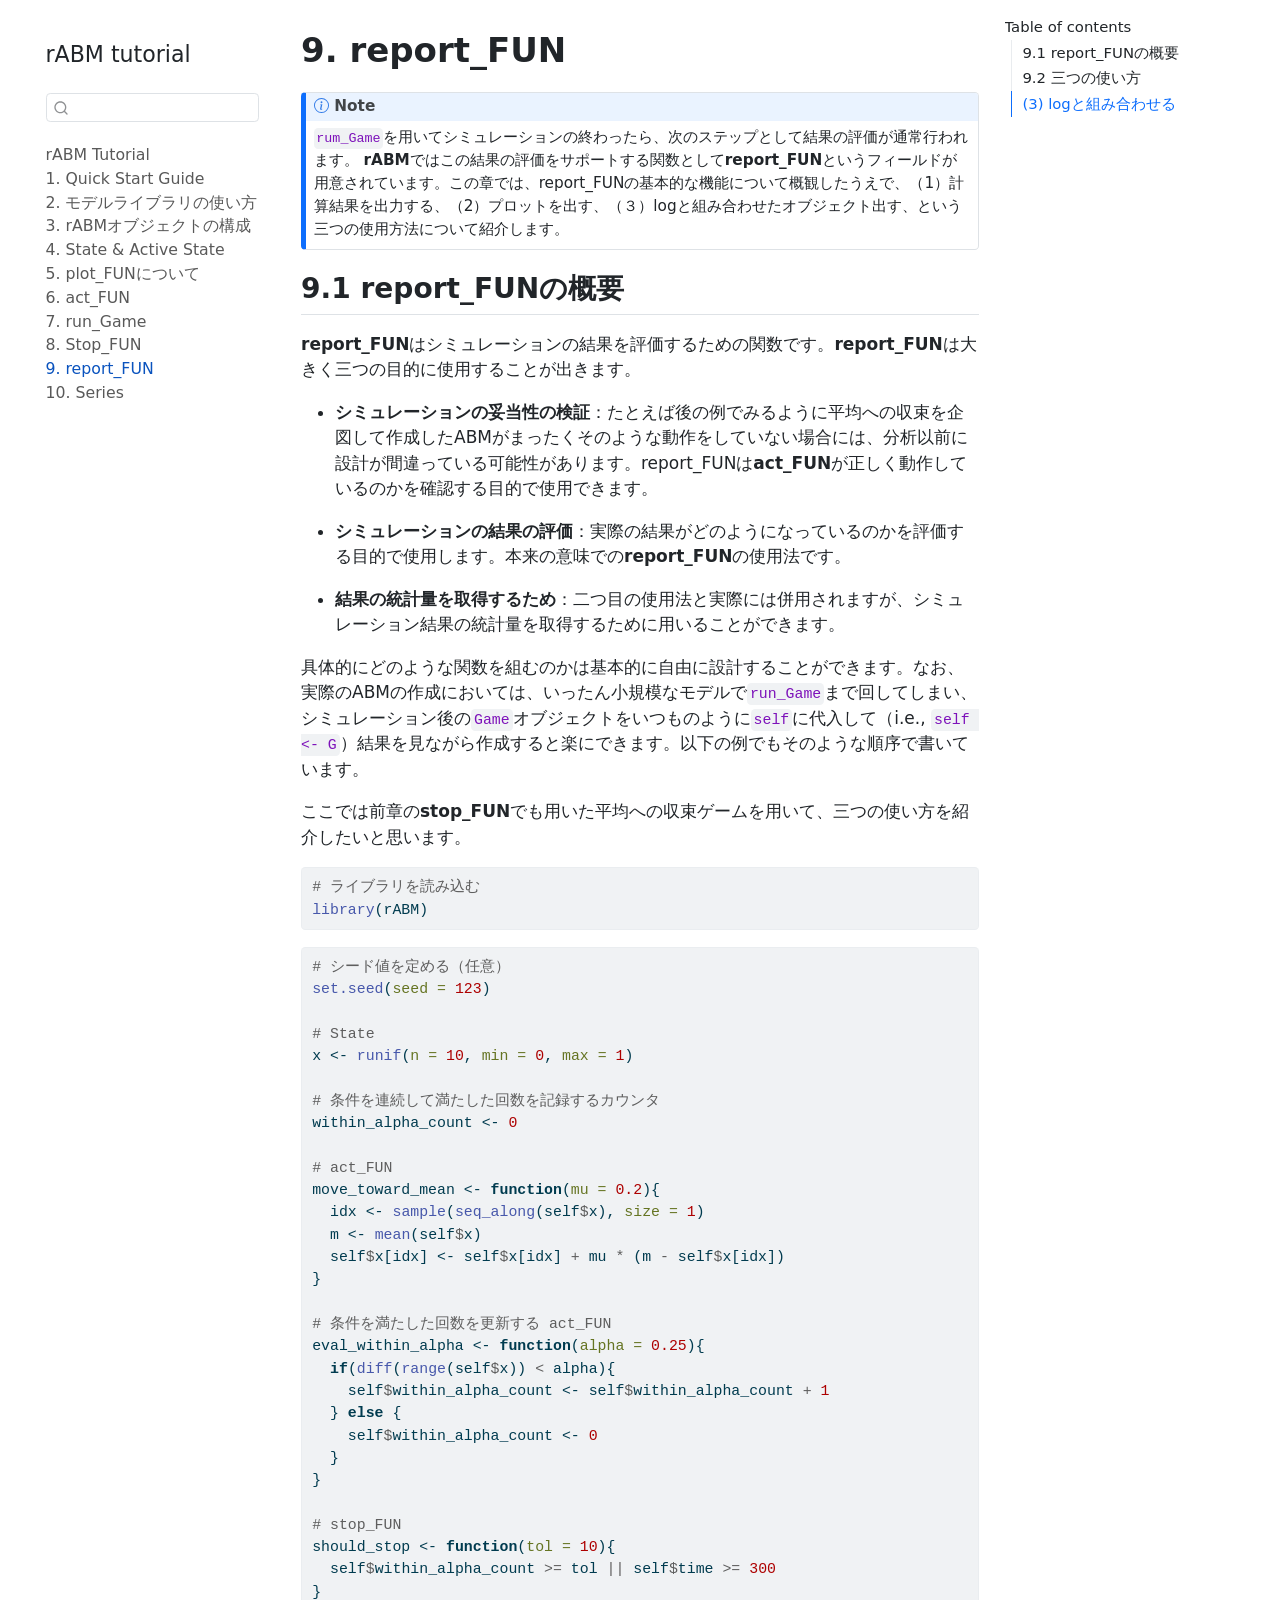
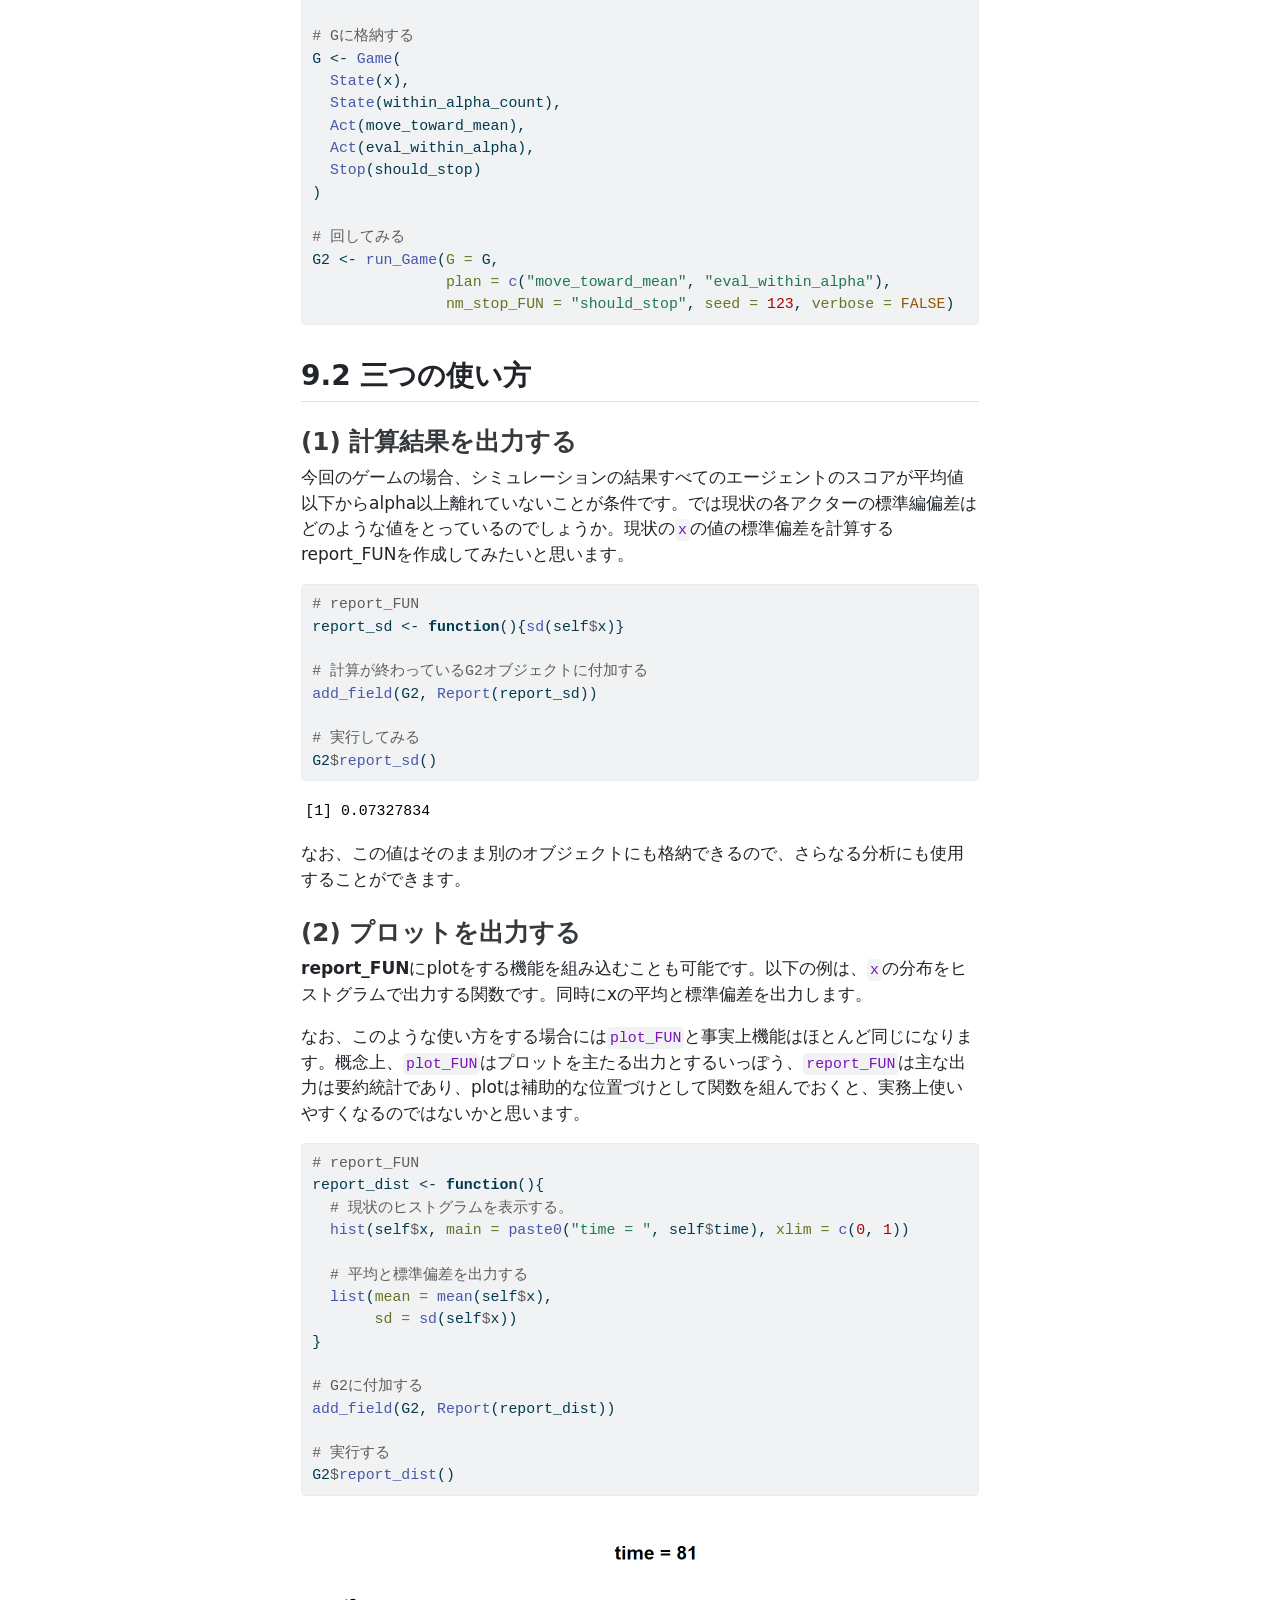
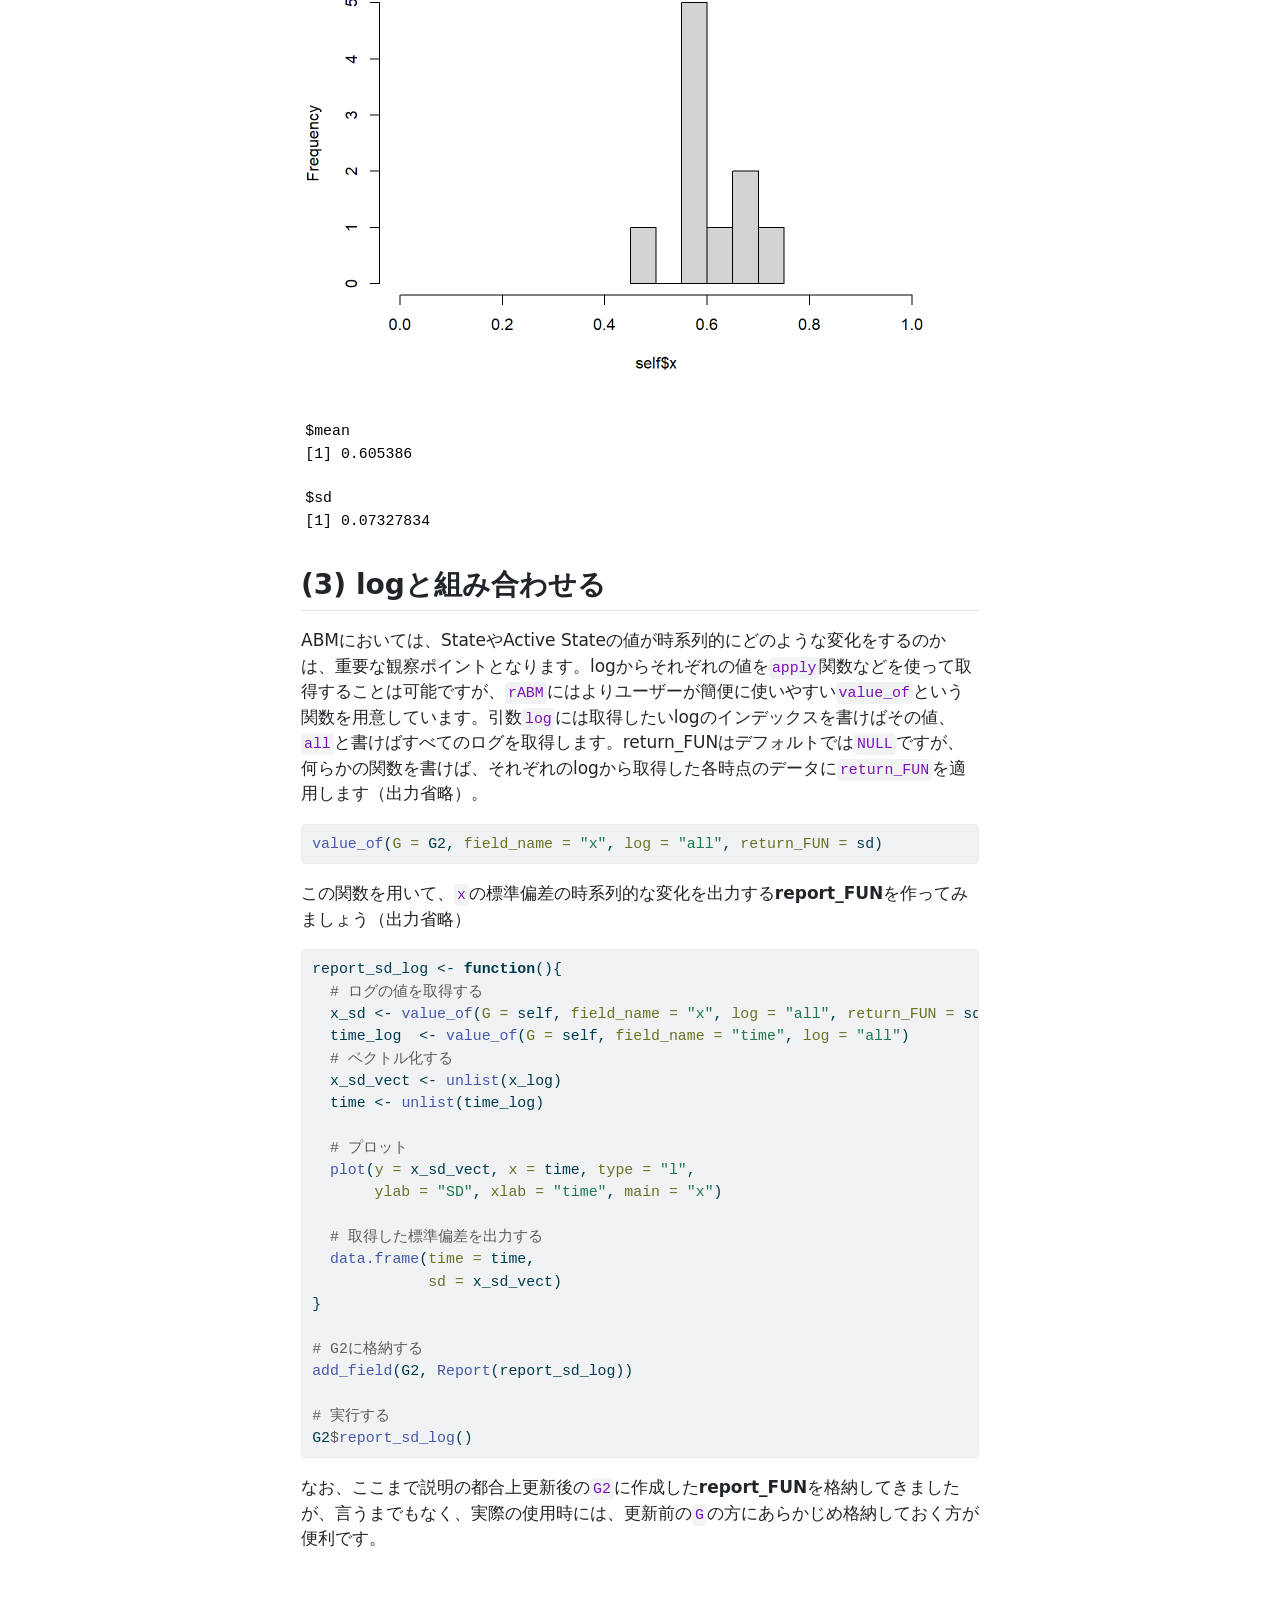
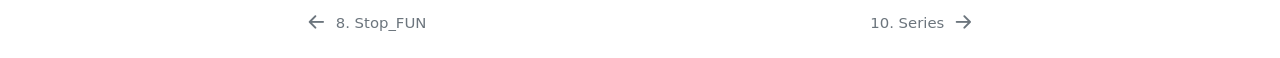
<file: docs/report_FUN_JP.html>
<!DOCTYPE html>
<html xmlns="http://www.w3.org/1999/xhtml" lang="en" xml:lang="en"><head>

<meta charset="utf-8">
<meta name="generator" content="quarto-1.8.25">

<meta name="viewport" content="width=device-width, initial-scale=1.0, user-scalable=yes">


<title>9. report_FUN – rABM tutorial</title>
<style>
code{white-space: pre-wrap;}
span.smallcaps{font-variant: small-caps;}
div.columns{display: flex; gap: min(4vw, 1.5em);}
div.column{flex: auto; overflow-x: auto;}
div.hanging-indent{margin-left: 1.5em; text-indent: -1.5em;}
ul.task-list{list-style: none;}
ul.task-list li input[type="checkbox"] {
  width: 0.8em;
  margin: 0 0.8em 0.2em -1em; /* quarto-specific, see https://github.com/quarto-dev/quarto-cli/issues/4556 */ 
  vertical-align: middle;
}
/* CSS for syntax highlighting */
html { -webkit-text-size-adjust: 100%; }
pre > code.sourceCode { white-space: pre; position: relative; }
pre > code.sourceCode > span { display: inline-block; line-height: 1.25; }
pre > code.sourceCode > span:empty { height: 1.2em; }
.sourceCode { overflow: visible; }
code.sourceCode > span { color: inherit; text-decoration: inherit; }
div.sourceCode { margin: 1em 0; }
pre.sourceCode { margin: 0; }
@media screen {
div.sourceCode { overflow: auto; }
}
@media print {
pre > code.sourceCode { white-space: pre-wrap; }
pre > code.sourceCode > span { text-indent: -5em; padding-left: 5em; }
}
pre.numberSource code
  { counter-reset: source-line 0; }
pre.numberSource code > span
  { position: relative; left: -4em; counter-increment: source-line; }
pre.numberSource code > span > a:first-child::before
  { content: counter(source-line);
    position: relative; left: -1em; text-align: right; vertical-align: baseline;
    border: none; display: inline-block;
    -webkit-touch-callout: none; -webkit-user-select: none;
    -khtml-user-select: none; -moz-user-select: none;
    -ms-user-select: none; user-select: none;
    padding: 0 4px; width: 4em;
  }
pre.numberSource { margin-left: 3em;  padding-left: 4px; }
div.sourceCode
  {   }
@media screen {
pre > code.sourceCode > span > a:first-child::before { text-decoration: underline; }
}
</style>


<script src="site_libs/quarto-nav/quarto-nav.js"></script>
<script src="site_libs/quarto-nav/headroom.min.js"></script>
<script src="site_libs/clipboard/clipboard.min.js"></script>
<script src="site_libs/quarto-search/autocomplete.umd.js"></script>
<script src="site_libs/quarto-search/fuse.min.js"></script>
<script src="site_libs/quarto-search/quarto-search.js"></script>
<meta name="quarto:offset" content="./">
<link href="./Series_JP.html" rel="next">
<link href="./stop_FUN_JP.html" rel="prev">
<script src="site_libs/quarto-html/quarto.js" type="module"></script>
<script src="site_libs/quarto-html/tabsets/tabsets.js" type="module"></script>
<script src="site_libs/quarto-html/axe/axe-check.js" type="module"></script>
<script src="site_libs/quarto-html/popper.min.js"></script>
<script src="site_libs/quarto-html/tippy.umd.min.js"></script>
<script src="site_libs/quarto-html/anchor.min.js"></script>
<link href="site_libs/quarto-html/tippy.css" rel="stylesheet">
<link href="site_libs/quarto-html/quarto-syntax-highlighting-7b89279ff1a6dce999919e0e67d4d9ec.css" rel="stylesheet" id="quarto-text-highlighting-styles">
<script src="site_libs/bootstrap/bootstrap.min.js"></script>
<link href="site_libs/bootstrap/bootstrap-icons.css" rel="stylesheet">
<link href="site_libs/bootstrap/bootstrap-d9ea66fcd6c317012447f26e9c021348.min.css" rel="stylesheet" append-hash="true" id="quarto-bootstrap" data-mode="light">
<script id="quarto-search-options" type="application/json">{
  "location": "sidebar",
  "copy-button": false,
  "collapse-after": 3,
  "panel-placement": "start",
  "type": "textbox",
  "limit": 50,
  "keyboard-shortcut": [
    "f",
    "/",
    "s"
  ],
  "show-item-context": false,
  "language": {
    "search-no-results-text": "No results",
    "search-matching-documents-text": "matching documents",
    "search-copy-link-title": "Copy link to search",
    "search-hide-matches-text": "Hide additional matches",
    "search-more-match-text": "more match in this document",
    "search-more-matches-text": "more matches in this document",
    "search-clear-button-title": "Clear",
    "search-text-placeholder": "",
    "search-detached-cancel-button-title": "Cancel",
    "search-submit-button-title": "Submit",
    "search-label": "Search"
  }
}</script>


</head>

<body class="nav-sidebar floating quarto-light">

<div id="quarto-search-results"></div>
  <header id="quarto-header" class="headroom fixed-top">
  <nav class="quarto-secondary-nav">
    <div class="container-fluid d-flex">
      <button type="button" class="quarto-btn-toggle btn" data-bs-toggle="collapse" role="button" data-bs-target=".quarto-sidebar-collapse-item" aria-controls="quarto-sidebar" aria-expanded="false" aria-label="Toggle sidebar navigation" onclick="if (window.quartoToggleHeadroom) { window.quartoToggleHeadroom(); }">
        <i class="bi bi-layout-text-sidebar-reverse"></i>
      </button>
        <nav class="quarto-page-breadcrumbs" aria-label="breadcrumb"><ol class="breadcrumb"><li class="breadcrumb-item"><a href="./report_FUN_JP.html"><span class="chapter-title">9. report_FUN</span></a></li></ol></nav>
        <a class="flex-grow-1" role="navigation" data-bs-toggle="collapse" data-bs-target=".quarto-sidebar-collapse-item" aria-controls="quarto-sidebar" aria-expanded="false" aria-label="Toggle sidebar navigation" onclick="if (window.quartoToggleHeadroom) { window.quartoToggleHeadroom(); }">      
        </a>
      <button type="button" class="btn quarto-search-button" aria-label="Search" onclick="window.quartoOpenSearch();">
        <i class="bi bi-search"></i>
      </button>
    </div>
  </nav>
</header>
<!-- content -->
<div id="quarto-content" class="quarto-container page-columns page-rows-contents page-layout-article">
<!-- sidebar -->
  <nav id="quarto-sidebar" class="sidebar collapse collapse-horizontal quarto-sidebar-collapse-item sidebar-navigation floating overflow-auto">
    <div class="pt-lg-2 mt-2 text-left sidebar-header sidebar-header-stacked">
      <a href="./index.html" class="sidebar-logo-link">
      </a>
    <div class="sidebar-title mb-0 py-0">
      <a href="./">rABM tutorial</a> 
    </div>
      </div>
        <div class="mt-2 flex-shrink-0 align-items-center">
        <div class="sidebar-search">
        <div id="quarto-search" class="" title="Search"></div>
        </div>
        </div>
    <div class="sidebar-menu-container"> 
    <ul class="list-unstyled mt-1">
        <li class="sidebar-item">
  <div class="sidebar-item-container"> 
  <a href="./index.html" class="sidebar-item-text sidebar-link"><span class="chapter-title">rABM Tutorial</span></a>
  </div>
</li>
        <li class="sidebar-item">
  <div class="sidebar-item-container"> 
  <a href="./quick_start_JP.html" class="sidebar-item-text sidebar-link"><span class="chapter-title">1. Quick Start Guide</span></a>
  </div>
</li>
        <li class="sidebar-item">
  <div class="sidebar-item-container"> 
  <a href="./model_library_JP.html" class="sidebar-item-text sidebar-link"><span class="chapter-title">2. モデルライブラリの使い方</span></a>
  </div>
</li>
        <li class="sidebar-item">
  <div class="sidebar-item-container"> 
  <a href="./rABM_classes_JP.html" class="sidebar-item-text sidebar-link"><span class="chapter-title">3. rABMオブジェクトの構成</span></a>
  </div>
</li>
        <li class="sidebar-item">
  <div class="sidebar-item-container"> 
  <a href="./state_JP.html" class="sidebar-item-text sidebar-link"><span class="chapter-title">4. State &amp; Active State</span></a>
  </div>
</li>
        <li class="sidebar-item">
  <div class="sidebar-item-container"> 
  <a href="./plot_FUN_JP.html" class="sidebar-item-text sidebar-link"><span class="chapter-title">5. plot_FUNについて</span></a>
  </div>
</li>
        <li class="sidebar-item">
  <div class="sidebar-item-container"> 
  <a href="./act_FUN_JP.html" class="sidebar-item-text sidebar-link"><span class="chapter-title">6. act_FUN</span></a>
  </div>
</li>
        <li class="sidebar-item">
  <div class="sidebar-item-container"> 
  <a href="./run_Game_JP.html" class="sidebar-item-text sidebar-link"><span class="chapter-title">7. run_Game</span></a>
  </div>
</li>
        <li class="sidebar-item">
  <div class="sidebar-item-container"> 
  <a href="./stop_FUN_JP.html" class="sidebar-item-text sidebar-link"><span class="chapter-title">8. Stop_FUN</span></a>
  </div>
</li>
        <li class="sidebar-item">
  <div class="sidebar-item-container"> 
  <a href="./report_FUN_JP.html" class="sidebar-item-text sidebar-link active"><span class="chapter-title">9. report_FUN</span></a>
  </div>
</li>
        <li class="sidebar-item">
  <div class="sidebar-item-container"> 
  <a href="./Series_JP.html" class="sidebar-item-text sidebar-link"><span class="chapter-title">10. Series</span></a>
  </div>
</li>
    </ul>
    </div>
</nav>
<div id="quarto-sidebar-glass" class="quarto-sidebar-collapse-item" data-bs-toggle="collapse" data-bs-target=".quarto-sidebar-collapse-item"></div>
<!-- margin-sidebar -->
    <div id="quarto-margin-sidebar" class="sidebar margin-sidebar">
        <nav id="TOC" role="doc-toc" class="toc-active">
    <h2 id="toc-title">Table of contents</h2>
   
  <ul>
  <li><a href="#report_funの概要" id="toc-report_funの概要" class="nav-link active" data-scroll-target="#report_funの概要">9.1 report_FUNの概要</a></li>
  <li><a href="#三つの使い方" id="toc-三つの使い方" class="nav-link" data-scroll-target="#三つの使い方">9.2 三つの使い方</a>
  <ul class="collapse">
  <li><a href="#計算結果を出力する" id="toc-計算結果を出力する" class="nav-link" data-scroll-target="#計算結果を出力する">(1) 計算結果を出力する</a></li>
  <li><a href="#プロットを出力する" id="toc-プロットを出力する" class="nav-link" data-scroll-target="#プロットを出力する">(2) プロットを出力する</a></li>
  </ul></li>
  <li><a href="#logと組み合わせる" id="toc-logと組み合わせる" class="nav-link" data-scroll-target="#logと組み合わせる">(3) logと組み合わせる</a></li>
  </ul>
</nav>
    </div>
<!-- main -->
<main class="content" id="quarto-document-content">

<header id="title-block-header" class="quarto-title-block default">
<div class="quarto-title">
<h1 class="title"><span class="chapter-title">9. report_FUN</span></h1>
</div>



<div class="quarto-title-meta">

    
  
    
  </div>
  


</header>


<div class="callout callout-style-default callout-note callout-titled">
<div class="callout-header d-flex align-content-center">
<div class="callout-icon-container">
<i class="callout-icon"></i>
</div>
<div class="callout-title-container flex-fill">
Note
</div>
</div>
<div class="callout-body-container callout-body">
<p><code>rum_Game</code>を用いてシミュレーションの終わったら、次のステップとして結果の評価が通常行われます。 <strong>rABM</strong>ではこの結果の評価をサポートする関数として<strong>report_FUN</strong>というフィールドが用意されています。この章では、report_FUNの基本的な機能について概観したうえで、（1）計算結果を出力する、（2）プロットを出す、（３）logと組み合わせたオブジェクト出す、という三つの使用方法について紹介します。</p>
</div>
</div>
<section id="report_funの概要" class="level2">
<h2 class="anchored" data-anchor-id="report_funの概要">9.1 report_FUNの概要</h2>
<p><strong>report_FUN</strong>はシミュレーションの結果を評価するための関数です。<strong>report_FUN</strong>は大きく三つの目的に使用することが出きます。</p>
<ul>
<li><p><strong>シミュレーションの妥当性の検証</strong>：たとえば後の例でみるように平均への収束を企図して作成したABMがまったくそのような動作をしていない場合には、分析以前に設計が間違っている可能性があります。report_FUNは<strong>act_FUN</strong>が正しく動作しているのかを確認する目的で使用できます。</p></li>
<li><p><strong>シミュレーションの結果の評価</strong>：実際の結果がどのようになっているのかを評価する目的で使用します。本来の意味での<strong>report_FUN</strong>の使用法です。</p></li>
<li><p><strong>結果の統計量を取得するため</strong>：二つ目の使用法と実際には併用されますが、シミュレーション結果の統計量を取得するために用いることができます。</p></li>
</ul>
<p>具体的にどのような関数を組むのかは基本的に自由に設計することができます。なお、実際のABMの作成においては、いったん小規模なモデルで<code>run_Game</code>まで回してしまい、シミュレーション後の<code>Game</code>オブジェクトをいつものように<code>self</code>に代入して（i.e., <code>self &lt;- G</code>）結果を見ながら作成すると楽にできます。以下の例でもそのような順序で書いています。</p>
<p>ここでは前章の<strong>stop_FUN</strong>でも用いた平均への収束ゲームを用いて、三つの使い方を紹介したいと思います。</p>
<div class="cell">
<div class="code-copy-outer-scaffold"><div class="sourceCode cell-code" id="cb1"><pre class="sourceCode r code-with-copy"><code class="sourceCode r"><span id="cb1-1"><a href="#cb1-1" aria-hidden="true" tabindex="-1"></a><span class="co"># ライブラリを読み込む </span></span>
<span id="cb1-2"><a href="#cb1-2" aria-hidden="true" tabindex="-1"></a><span class="fu">library</span>(rABM)</span></code></pre></div><button title="Copy to Clipboard" class="code-copy-button"><i class="bi"></i></button></div>
</div>
<div class="cell">
<div class="code-copy-outer-scaffold"><div class="sourceCode cell-code" id="cb2"><pre class="sourceCode r code-with-copy"><code class="sourceCode r"><span id="cb2-1"><a href="#cb2-1" aria-hidden="true" tabindex="-1"></a><span class="co"># シード値を定める（任意）</span></span>
<span id="cb2-2"><a href="#cb2-2" aria-hidden="true" tabindex="-1"></a><span class="fu">set.seed</span>(<span class="at">seed =</span> <span class="dv">123</span>)</span>
<span id="cb2-3"><a href="#cb2-3" aria-hidden="true" tabindex="-1"></a></span>
<span id="cb2-4"><a href="#cb2-4" aria-hidden="true" tabindex="-1"></a><span class="co"># State</span></span>
<span id="cb2-5"><a href="#cb2-5" aria-hidden="true" tabindex="-1"></a>x <span class="ot">&lt;-</span> <span class="fu">runif</span>(<span class="at">n =</span> <span class="dv">10</span>, <span class="at">min =</span> <span class="dv">0</span>, <span class="at">max =</span> <span class="dv">1</span>)</span>
<span id="cb2-6"><a href="#cb2-6" aria-hidden="true" tabindex="-1"></a></span>
<span id="cb2-7"><a href="#cb2-7" aria-hidden="true" tabindex="-1"></a><span class="co"># 条件を連続して満たした回数を記録するカウンタ</span></span>
<span id="cb2-8"><a href="#cb2-8" aria-hidden="true" tabindex="-1"></a>within_alpha_count <span class="ot">&lt;-</span> <span class="dv">0</span></span>
<span id="cb2-9"><a href="#cb2-9" aria-hidden="true" tabindex="-1"></a></span>
<span id="cb2-10"><a href="#cb2-10" aria-hidden="true" tabindex="-1"></a><span class="co"># act_FUN</span></span>
<span id="cb2-11"><a href="#cb2-11" aria-hidden="true" tabindex="-1"></a>move_toward_mean <span class="ot">&lt;-</span> <span class="cf">function</span>(<span class="at">mu =</span> <span class="fl">0.2</span>){</span>
<span id="cb2-12"><a href="#cb2-12" aria-hidden="true" tabindex="-1"></a>  idx <span class="ot">&lt;-</span> <span class="fu">sample</span>(<span class="fu">seq_along</span>(self<span class="sc">$</span>x), <span class="at">size =</span> <span class="dv">1</span>)</span>
<span id="cb2-13"><a href="#cb2-13" aria-hidden="true" tabindex="-1"></a>  m <span class="ot">&lt;-</span> <span class="fu">mean</span>(self<span class="sc">$</span>x)</span>
<span id="cb2-14"><a href="#cb2-14" aria-hidden="true" tabindex="-1"></a>  self<span class="sc">$</span>x[idx] <span class="ot">&lt;-</span> self<span class="sc">$</span>x[idx] <span class="sc">+</span> mu <span class="sc">*</span> (m <span class="sc">-</span> self<span class="sc">$</span>x[idx])</span>
<span id="cb2-15"><a href="#cb2-15" aria-hidden="true" tabindex="-1"></a>}</span>
<span id="cb2-16"><a href="#cb2-16" aria-hidden="true" tabindex="-1"></a></span>
<span id="cb2-17"><a href="#cb2-17" aria-hidden="true" tabindex="-1"></a><span class="co"># 条件を満たした回数を更新する act_FUN</span></span>
<span id="cb2-18"><a href="#cb2-18" aria-hidden="true" tabindex="-1"></a>eval_within_alpha <span class="ot">&lt;-</span> <span class="cf">function</span>(<span class="at">alpha =</span> <span class="fl">0.25</span>){</span>
<span id="cb2-19"><a href="#cb2-19" aria-hidden="true" tabindex="-1"></a>  <span class="cf">if</span>(<span class="fu">diff</span>(<span class="fu">range</span>(self<span class="sc">$</span>x)) <span class="sc">&lt;</span> alpha){</span>
<span id="cb2-20"><a href="#cb2-20" aria-hidden="true" tabindex="-1"></a>    self<span class="sc">$</span>within_alpha_count <span class="ot">&lt;-</span> self<span class="sc">$</span>within_alpha_count <span class="sc">+</span> <span class="dv">1</span></span>
<span id="cb2-21"><a href="#cb2-21" aria-hidden="true" tabindex="-1"></a>  } <span class="cf">else</span> {</span>
<span id="cb2-22"><a href="#cb2-22" aria-hidden="true" tabindex="-1"></a>    self<span class="sc">$</span>within_alpha_count <span class="ot">&lt;-</span> <span class="dv">0</span></span>
<span id="cb2-23"><a href="#cb2-23" aria-hidden="true" tabindex="-1"></a>  }</span>
<span id="cb2-24"><a href="#cb2-24" aria-hidden="true" tabindex="-1"></a>}</span>
<span id="cb2-25"><a href="#cb2-25" aria-hidden="true" tabindex="-1"></a></span>
<span id="cb2-26"><a href="#cb2-26" aria-hidden="true" tabindex="-1"></a><span class="co"># stop_FUN</span></span>
<span id="cb2-27"><a href="#cb2-27" aria-hidden="true" tabindex="-1"></a>should_stop <span class="ot">&lt;-</span> <span class="cf">function</span>(<span class="at">tol =</span> <span class="dv">10</span>){</span>
<span id="cb2-28"><a href="#cb2-28" aria-hidden="true" tabindex="-1"></a>  self<span class="sc">$</span>within_alpha_count <span class="sc">&gt;=</span> tol <span class="sc">||</span> self<span class="sc">$</span>time <span class="sc">&gt;=</span> <span class="dv">300</span></span>
<span id="cb2-29"><a href="#cb2-29" aria-hidden="true" tabindex="-1"></a>}</span>
<span id="cb2-30"><a href="#cb2-30" aria-hidden="true" tabindex="-1"></a></span>
<span id="cb2-31"><a href="#cb2-31" aria-hidden="true" tabindex="-1"></a><span class="co"># Gに格納する</span></span>
<span id="cb2-32"><a href="#cb2-32" aria-hidden="true" tabindex="-1"></a>G <span class="ot">&lt;-</span> <span class="fu">Game</span>(</span>
<span id="cb2-33"><a href="#cb2-33" aria-hidden="true" tabindex="-1"></a>  <span class="fu">State</span>(x),</span>
<span id="cb2-34"><a href="#cb2-34" aria-hidden="true" tabindex="-1"></a>  <span class="fu">State</span>(within_alpha_count),</span>
<span id="cb2-35"><a href="#cb2-35" aria-hidden="true" tabindex="-1"></a>  <span class="fu">Act</span>(move_toward_mean),</span>
<span id="cb2-36"><a href="#cb2-36" aria-hidden="true" tabindex="-1"></a>  <span class="fu">Act</span>(eval_within_alpha),</span>
<span id="cb2-37"><a href="#cb2-37" aria-hidden="true" tabindex="-1"></a>  <span class="fu">Stop</span>(should_stop)</span>
<span id="cb2-38"><a href="#cb2-38" aria-hidden="true" tabindex="-1"></a>)</span>
<span id="cb2-39"><a href="#cb2-39" aria-hidden="true" tabindex="-1"></a></span>
<span id="cb2-40"><a href="#cb2-40" aria-hidden="true" tabindex="-1"></a><span class="co"># 回してみる</span></span>
<span id="cb2-41"><a href="#cb2-41" aria-hidden="true" tabindex="-1"></a>G2 <span class="ot">&lt;-</span> <span class="fu">run_Game</span>(<span class="at">G =</span> G, </span>
<span id="cb2-42"><a href="#cb2-42" aria-hidden="true" tabindex="-1"></a>               <span class="at">plan =</span> <span class="fu">c</span>(<span class="st">"move_toward_mean"</span>, <span class="st">"eval_within_alpha"</span>), </span>
<span id="cb2-43"><a href="#cb2-43" aria-hidden="true" tabindex="-1"></a>               <span class="at">nm_stop_FUN =</span> <span class="st">"should_stop"</span>, <span class="at">seed =</span> <span class="dv">123</span>, <span class="at">verbose =</span> <span class="cn">FALSE</span>)</span></code></pre></div><button title="Copy to Clipboard" class="code-copy-button"><i class="bi"></i></button></div>
</div>
</section>
<section id="三つの使い方" class="level2">
<h2 class="anchored" data-anchor-id="三つの使い方">9.2 三つの使い方</h2>
<section id="計算結果を出力する" class="level3">
<h3 class="anchored" data-anchor-id="計算結果を出力する">(1) 計算結果を出力する</h3>
<p>今回のゲームの場合、シミュレーションの結果すべてのエージェントのスコアが平均値以下からalpha以上離れていないことが条件です。では現状の各アクターの標準編偏差はどのような値をとっているのでしょうか。現状の<code>x</code>の値の標準偏差を計算するreport_FUNを作成してみたいと思います。</p>
<div class="cell">
<div class="code-copy-outer-scaffold"><div class="sourceCode cell-code" id="cb3"><pre class="sourceCode r code-with-copy"><code class="sourceCode r"><span id="cb3-1"><a href="#cb3-1" aria-hidden="true" tabindex="-1"></a><span class="co"># report_FUN</span></span>
<span id="cb3-2"><a href="#cb3-2" aria-hidden="true" tabindex="-1"></a>report_sd <span class="ot">&lt;-</span> <span class="cf">function</span>(){<span class="fu">sd</span>(self<span class="sc">$</span>x)}</span>
<span id="cb3-3"><a href="#cb3-3" aria-hidden="true" tabindex="-1"></a></span>
<span id="cb3-4"><a href="#cb3-4" aria-hidden="true" tabindex="-1"></a><span class="co"># 計算が終わっているG2オブジェクトに付加する</span></span>
<span id="cb3-5"><a href="#cb3-5" aria-hidden="true" tabindex="-1"></a><span class="fu">add_field</span>(G2, <span class="fu">Report</span>(report_sd))</span>
<span id="cb3-6"><a href="#cb3-6" aria-hidden="true" tabindex="-1"></a></span>
<span id="cb3-7"><a href="#cb3-7" aria-hidden="true" tabindex="-1"></a><span class="co"># 実行してみる</span></span>
<span id="cb3-8"><a href="#cb3-8" aria-hidden="true" tabindex="-1"></a>G2<span class="sc">$</span><span class="fu">report_sd</span>()</span></code></pre></div><button title="Copy to Clipboard" class="code-copy-button"><i class="bi"></i></button></div>
<div class="cell-output cell-output-stdout">
<pre><code>[1] 0.07327834</code></pre>
</div>
</div>
<p>なお、この値はそのまま別のオブジェクトにも格納できるので、さらなる分析にも使用することができます。</p>
</section>
<section id="プロットを出力する" class="level3">
<h3 class="anchored" data-anchor-id="プロットを出力する">(2) プロットを出力する</h3>
<p><strong>report_FUN</strong>にplotをする機能を組み込むことも可能です。以下の例は、<code>x</code>の分布をヒストグラムで出力する関数です。同時にxの平均と標準偏差を出力します。</p>
<p>なお、このような使い方をする場合には<code>plot_FUN</code>と事実上機能はほとんど同じになります。概念上、<code>plot_FUN</code>はプロットを主たる出力とするいっぽう、<code>report_FUN</code>は主な出力は要約統計であり、plotは補助的な位置づけとして関数を組んでおくと、実務上使いやすくなるのではないかと思います。</p>
<div class="cell">
<div class="code-copy-outer-scaffold"><div class="sourceCode cell-code" id="cb5"><pre class="sourceCode r code-with-copy"><code class="sourceCode r"><span id="cb5-1"><a href="#cb5-1" aria-hidden="true" tabindex="-1"></a><span class="co"># report_FUN</span></span>
<span id="cb5-2"><a href="#cb5-2" aria-hidden="true" tabindex="-1"></a>report_dist <span class="ot">&lt;-</span> <span class="cf">function</span>(){</span>
<span id="cb5-3"><a href="#cb5-3" aria-hidden="true" tabindex="-1"></a>  <span class="co"># 現状のヒストグラムを表示する。</span></span>
<span id="cb5-4"><a href="#cb5-4" aria-hidden="true" tabindex="-1"></a>  <span class="fu">hist</span>(self<span class="sc">$</span>x, <span class="at">main =</span> <span class="fu">paste0</span>(<span class="st">"time = "</span>, self<span class="sc">$</span>time), <span class="at">xlim =</span> <span class="fu">c</span>(<span class="dv">0</span>, <span class="dv">1</span>))</span>
<span id="cb5-5"><a href="#cb5-5" aria-hidden="true" tabindex="-1"></a>  </span>
<span id="cb5-6"><a href="#cb5-6" aria-hidden="true" tabindex="-1"></a>  <span class="co"># 平均と標準偏差を出力する</span></span>
<span id="cb5-7"><a href="#cb5-7" aria-hidden="true" tabindex="-1"></a>  <span class="fu">list</span>(<span class="at">mean =</span> <span class="fu">mean</span>(self<span class="sc">$</span>x),</span>
<span id="cb5-8"><a href="#cb5-8" aria-hidden="true" tabindex="-1"></a>       <span class="at">sd =</span> <span class="fu">sd</span>(self<span class="sc">$</span>x))</span>
<span id="cb5-9"><a href="#cb5-9" aria-hidden="true" tabindex="-1"></a>}</span>
<span id="cb5-10"><a href="#cb5-10" aria-hidden="true" tabindex="-1"></a></span>
<span id="cb5-11"><a href="#cb5-11" aria-hidden="true" tabindex="-1"></a><span class="co"># G2に付加する</span></span>
<span id="cb5-12"><a href="#cb5-12" aria-hidden="true" tabindex="-1"></a><span class="fu">add_field</span>(G2, <span class="fu">Report</span>(report_dist))</span>
<span id="cb5-13"><a href="#cb5-13" aria-hidden="true" tabindex="-1"></a></span>
<span id="cb5-14"><a href="#cb5-14" aria-hidden="true" tabindex="-1"></a><span class="co"># 実行する</span></span>
<span id="cb5-15"><a href="#cb5-15" aria-hidden="true" tabindex="-1"></a>G2<span class="sc">$</span><span class="fu">report_dist</span>()</span></code></pre></div><button title="Copy to Clipboard" class="code-copy-button"><i class="bi"></i></button></div>
<div class="cell-output-display">
<div>
<figure class="figure">
<p><img src="report_FUN_JP_files/figure-html/unnamed-chunk-4-1.png" class="img-fluid figure-img" width="672"></p>
</figure>
</div>
</div>
<div class="cell-output cell-output-stdout">
<pre><code>$mean
[1] 0.605386

$sd
[1] 0.07327834</code></pre>
</div>
</div>
</section>
</section>
<section id="logと組み合わせる" class="level2">
<h2 class="anchored" data-anchor-id="logと組み合わせる">(3) logと組み合わせる</h2>
<p>ABMにおいては、StateやActive Stateの値が時系列的にどのような変化をするのかは、重要な観察ポイントとなります。logからそれぞれの値を<code>apply</code>関数などを使って取得することは可能ですが、<code>rABM</code>にはよりユーザーが簡便に使いやすい<code>value_of</code>という関数を用意しています。引数<code>log</code>には取得したいlogのインデックスを書けばその値、<code>all</code>と書けばすべてのログを取得します。return_FUNはデフォルトでは<code>NULL</code>ですが、何らかの関数を書けば、それぞれのlogから取得した各時点のデータに<code>return_FUN</code>を適用します（出力省略）。</p>
<div class="cell">
<div class="code-copy-outer-scaffold"><div class="sourceCode cell-code" id="cb7"><pre class="sourceCode r code-with-copy"><code class="sourceCode r"><span id="cb7-1"><a href="#cb7-1" aria-hidden="true" tabindex="-1"></a><span class="fu">value_of</span>(<span class="at">G =</span> G2, <span class="at">field_name =</span> <span class="st">"x"</span>, <span class="at">log =</span> <span class="st">"all"</span>, <span class="at">return_FUN =</span> sd)</span></code></pre></div><button title="Copy to Clipboard" class="code-copy-button"><i class="bi"></i></button></div>
</div>
<p>この関数を用いて、<code>x</code>の標準偏差の時系列的な変化を出力する<strong>report_FUN</strong>を作ってみましょう（出力省略）</p>
<div class="cell">
<div class="code-copy-outer-scaffold"><div class="sourceCode cell-code" id="cb8"><pre class="sourceCode r code-with-copy"><code class="sourceCode r"><span id="cb8-1"><a href="#cb8-1" aria-hidden="true" tabindex="-1"></a>report_sd_log <span class="ot">&lt;-</span> <span class="cf">function</span>(){</span>
<span id="cb8-2"><a href="#cb8-2" aria-hidden="true" tabindex="-1"></a>  <span class="co"># ログの値を取得する</span></span>
<span id="cb8-3"><a href="#cb8-3" aria-hidden="true" tabindex="-1"></a>  x_sd <span class="ot">&lt;-</span> <span class="fu">value_of</span>(<span class="at">G =</span> self, <span class="at">field_name =</span> <span class="st">"x"</span>, <span class="at">log =</span> <span class="st">"all"</span>, <span class="at">return_FUN =</span> sd)</span>
<span id="cb8-4"><a href="#cb8-4" aria-hidden="true" tabindex="-1"></a>  time_log  <span class="ot">&lt;-</span> <span class="fu">value_of</span>(<span class="at">G =</span> self, <span class="at">field_name =</span> <span class="st">"time"</span>, <span class="at">log =</span> <span class="st">"all"</span>)</span>
<span id="cb8-5"><a href="#cb8-5" aria-hidden="true" tabindex="-1"></a>  <span class="co"># ベクトル化する</span></span>
<span id="cb8-6"><a href="#cb8-6" aria-hidden="true" tabindex="-1"></a>  x_sd_vect <span class="ot">&lt;-</span> <span class="fu">unlist</span>(x_log)</span>
<span id="cb8-7"><a href="#cb8-7" aria-hidden="true" tabindex="-1"></a>  time <span class="ot">&lt;-</span> <span class="fu">unlist</span>(time_log)</span>
<span id="cb8-8"><a href="#cb8-8" aria-hidden="true" tabindex="-1"></a>  </span>
<span id="cb8-9"><a href="#cb8-9" aria-hidden="true" tabindex="-1"></a>  <span class="co"># プロット</span></span>
<span id="cb8-10"><a href="#cb8-10" aria-hidden="true" tabindex="-1"></a>  <span class="fu">plot</span>(<span class="at">y =</span> x_sd_vect, <span class="at">x =</span> time, <span class="at">type =</span> <span class="st">"l"</span>, </span>
<span id="cb8-11"><a href="#cb8-11" aria-hidden="true" tabindex="-1"></a>       <span class="at">ylab =</span> <span class="st">"SD"</span>, <span class="at">xlab =</span> <span class="st">"time"</span>, <span class="at">main =</span> <span class="st">"x"</span>)</span>
<span id="cb8-12"><a href="#cb8-12" aria-hidden="true" tabindex="-1"></a>  </span>
<span id="cb8-13"><a href="#cb8-13" aria-hidden="true" tabindex="-1"></a>  <span class="co"># 取得した標準偏差を出力する</span></span>
<span id="cb8-14"><a href="#cb8-14" aria-hidden="true" tabindex="-1"></a>  <span class="fu">data.frame</span>(<span class="at">time =</span> time,</span>
<span id="cb8-15"><a href="#cb8-15" aria-hidden="true" tabindex="-1"></a>             <span class="at">sd =</span> x_sd_vect)</span>
<span id="cb8-16"><a href="#cb8-16" aria-hidden="true" tabindex="-1"></a>}</span>
<span id="cb8-17"><a href="#cb8-17" aria-hidden="true" tabindex="-1"></a></span>
<span id="cb8-18"><a href="#cb8-18" aria-hidden="true" tabindex="-1"></a><span class="co"># G2に格納する</span></span>
<span id="cb8-19"><a href="#cb8-19" aria-hidden="true" tabindex="-1"></a><span class="fu">add_field</span>(G2, <span class="fu">Report</span>(report_sd_log))</span>
<span id="cb8-20"><a href="#cb8-20" aria-hidden="true" tabindex="-1"></a></span>
<span id="cb8-21"><a href="#cb8-21" aria-hidden="true" tabindex="-1"></a><span class="co"># 実行する</span></span>
<span id="cb8-22"><a href="#cb8-22" aria-hidden="true" tabindex="-1"></a>G2<span class="sc">$</span><span class="fu">report_sd_log</span>()</span></code></pre></div><button title="Copy to Clipboard" class="code-copy-button"><i class="bi"></i></button></div>
</div>
<p>なお、ここまで説明の都合上更新後の<code>G2</code>に作成した<strong>report_FUN</strong>を格納してきましたが、言うまでもなく、実際の使用時には、更新前の<code>G</code>の方にあらかじめ格納しておく方が便利です。</p>


</section>

</main> <!-- /main -->
<script id="quarto-html-after-body" type="application/javascript">
  window.document.addEventListener("DOMContentLoaded", function (event) {
    const icon = "";
    const anchorJS = new window.AnchorJS();
    anchorJS.options = {
      placement: 'right',
      icon: icon
    };
    anchorJS.add('.anchored');
    const isCodeAnnotation = (el) => {
      for (const clz of el.classList) {
        if (clz.startsWith('code-annotation-')) {                     
          return true;
        }
      }
      return false;
    }
    const onCopySuccess = function(e) {
      // button target
      const button = e.trigger;
      // don't keep focus
      button.blur();
      // flash "checked"
      button.classList.add('code-copy-button-checked');
      var currentTitle = button.getAttribute("title");
      button.setAttribute("title", "Copied!");
      let tooltip;
      if (window.bootstrap) {
        button.setAttribute("data-bs-toggle", "tooltip");
        button.setAttribute("data-bs-placement", "left");
        button.setAttribute("data-bs-title", "Copied!");
        tooltip = new bootstrap.Tooltip(button, 
          { trigger: "manual", 
            customClass: "code-copy-button-tooltip",
            offset: [0, -8]});
        tooltip.show();    
      }
      setTimeout(function() {
        if (tooltip) {
          tooltip.hide();
          button.removeAttribute("data-bs-title");
          button.removeAttribute("data-bs-toggle");
          button.removeAttribute("data-bs-placement");
        }
        button.setAttribute("title", currentTitle);
        button.classList.remove('code-copy-button-checked');
      }, 1000);
      // clear code selection
      e.clearSelection();
    }
    const getTextToCopy = function(trigger) {
      const outerScaffold = trigger.parentElement.cloneNode(true);
      const codeEl = outerScaffold.querySelector('code');
      for (const childEl of codeEl.children) {
        if (isCodeAnnotation(childEl)) {
          childEl.remove();
        }
      }
      return codeEl.innerText;
    }
    const clipboard = new window.ClipboardJS('.code-copy-button:not([data-in-quarto-modal])', {
      text: getTextToCopy
    });
    clipboard.on('success', onCopySuccess);
    if (window.document.getElementById('quarto-embedded-source-code-modal')) {
      const clipboardModal = new window.ClipboardJS('.code-copy-button[data-in-quarto-modal]', {
        text: getTextToCopy,
        container: window.document.getElementById('quarto-embedded-source-code-modal')
      });
      clipboardModal.on('success', onCopySuccess);
    }
      var localhostRegex = new RegExp(/^(?:http|https):\/\/localhost\:?[0-9]*\//);
      var mailtoRegex = new RegExp(/^mailto:/);
        var filterRegex = new RegExp('/' + window.location.host + '/');
      var isInternal = (href) => {
          return filterRegex.test(href) || localhostRegex.test(href) || mailtoRegex.test(href);
      }
      // Inspect non-navigation links and adorn them if external
     var links = window.document.querySelectorAll('a[href]:not(.nav-link):not(.navbar-brand):not(.toc-action):not(.sidebar-link):not(.sidebar-item-toggle):not(.pagination-link):not(.no-external):not([aria-hidden]):not(.dropdown-item):not(.quarto-navigation-tool):not(.about-link)');
      for (var i=0; i<links.length; i++) {
        const link = links[i];
        if (!isInternal(link.href)) {
          // undo the damage that might have been done by quarto-nav.js in the case of
          // links that we want to consider external
          if (link.dataset.originalHref !== undefined) {
            link.href = link.dataset.originalHref;
          }
        }
      }
    function tippyHover(el, contentFn, onTriggerFn, onUntriggerFn) {
      const config = {
        allowHTML: true,
        maxWidth: 500,
        delay: 100,
        arrow: false,
        appendTo: function(el) {
            return el.parentElement;
        },
        interactive: true,
        interactiveBorder: 10,
        theme: 'quarto',
        placement: 'bottom-start',
      };
      if (contentFn) {
        config.content = contentFn;
      }
      if (onTriggerFn) {
        config.onTrigger = onTriggerFn;
      }
      if (onUntriggerFn) {
        config.onUntrigger = onUntriggerFn;
      }
      window.tippy(el, config); 
    }
    const noterefs = window.document.querySelectorAll('a[role="doc-noteref"]');
    for (var i=0; i<noterefs.length; i++) {
      const ref = noterefs[i];
      tippyHover(ref, function() {
        // use id or data attribute instead here
        let href = ref.getAttribute('data-footnote-href') || ref.getAttribute('href');
        try { href = new URL(href).hash; } catch {}
        const id = href.replace(/^#\/?/, "");
        const note = window.document.getElementById(id);
        if (note) {
          return note.innerHTML;
        } else {
          return "";
        }
      });
    }
    const xrefs = window.document.querySelectorAll('a.quarto-xref');
    const processXRef = (id, note) => {
      // Strip column container classes
      const stripColumnClz = (el) => {
        el.classList.remove("page-full", "page-columns");
        if (el.children) {
          for (const child of el.children) {
            stripColumnClz(child);
          }
        }
      }
      stripColumnClz(note)
      if (id === null || id.startsWith('sec-')) {
        // Special case sections, only their first couple elements
        const container = document.createElement("div");
        if (note.children && note.children.length > 2) {
          container.appendChild(note.children[0].cloneNode(true));
          for (let i = 1; i < note.children.length; i++) {
            const child = note.children[i];
            if (child.tagName === "P" && child.innerText === "") {
              continue;
            } else {
              container.appendChild(child.cloneNode(true));
              break;
            }
          }
          if (window.Quarto?.typesetMath) {
            window.Quarto.typesetMath(container);
          }
          return container.innerHTML
        } else {
          if (window.Quarto?.typesetMath) {
            window.Quarto.typesetMath(note);
          }
          return note.innerHTML;
        }
      } else {
        // Remove any anchor links if they are present
        const anchorLink = note.querySelector('a.anchorjs-link');
        if (anchorLink) {
          anchorLink.remove();
        }
        if (window.Quarto?.typesetMath) {
          window.Quarto.typesetMath(note);
        }
        if (note.classList.contains("callout")) {
          return note.outerHTML;
        } else {
          return note.innerHTML;
        }
      }
    }
    for (var i=0; i<xrefs.length; i++) {
      const xref = xrefs[i];
      tippyHover(xref, undefined, function(instance) {
        instance.disable();
        let url = xref.getAttribute('href');
        let hash = undefined; 
        if (url.startsWith('#')) {
          hash = url;
        } else {
          try { hash = new URL(url).hash; } catch {}
        }
        if (hash) {
          const id = hash.replace(/^#\/?/, "");
          const note = window.document.getElementById(id);
          if (note !== null) {
            try {
              const html = processXRef(id, note.cloneNode(true));
              instance.setContent(html);
            } finally {
              instance.enable();
              instance.show();
            }
          } else {
            // See if we can fetch this
            fetch(url.split('#')[0])
            .then(res => res.text())
            .then(html => {
              const parser = new DOMParser();
              const htmlDoc = parser.parseFromString(html, "text/html");
              const note = htmlDoc.getElementById(id);
              if (note !== null) {
                const html = processXRef(id, note);
                instance.setContent(html);
              } 
            }).finally(() => {
              instance.enable();
              instance.show();
            });
          }
        } else {
          // See if we can fetch a full url (with no hash to target)
          // This is a special case and we should probably do some content thinning / targeting
          fetch(url)
          .then(res => res.text())
          .then(html => {
            const parser = new DOMParser();
            const htmlDoc = parser.parseFromString(html, "text/html");
            const note = htmlDoc.querySelector('main.content');
            if (note !== null) {
              // This should only happen for chapter cross references
              // (since there is no id in the URL)
              // remove the first header
              if (note.children.length > 0 && note.children[0].tagName === "HEADER") {
                note.children[0].remove();
              }
              const html = processXRef(null, note);
              instance.setContent(html);
            } 
          }).finally(() => {
            instance.enable();
            instance.show();
          });
        }
      }, function(instance) {
      });
    }
        let selectedAnnoteEl;
        const selectorForAnnotation = ( cell, annotation) => {
          let cellAttr = 'data-code-cell="' + cell + '"';
          let lineAttr = 'data-code-annotation="' +  annotation + '"';
          const selector = 'span[' + cellAttr + '][' + lineAttr + ']';
          return selector;
        }
        const selectCodeLines = (annoteEl) => {
          const doc = window.document;
          const targetCell = annoteEl.getAttribute("data-target-cell");
          const targetAnnotation = annoteEl.getAttribute("data-target-annotation");
          const annoteSpan = window.document.querySelector(selectorForAnnotation(targetCell, targetAnnotation));
          const lines = annoteSpan.getAttribute("data-code-lines").split(",");
          const lineIds = lines.map((line) => {
            return targetCell + "-" + line;
          })
          let top = null;
          let height = null;
          let parent = null;
          if (lineIds.length > 0) {
              //compute the position of the single el (top and bottom and make a div)
              const el = window.document.getElementById(lineIds[0]);
              top = el.offsetTop;
              height = el.offsetHeight;
              parent = el.parentElement.parentElement;
            if (lineIds.length > 1) {
              const lastEl = window.document.getElementById(lineIds[lineIds.length - 1]);
              const bottom = lastEl.offsetTop + lastEl.offsetHeight;
              height = bottom - top;
            }
            if (top !== null && height !== null && parent !== null) {
              // cook up a div (if necessary) and position it 
              let div = window.document.getElementById("code-annotation-line-highlight");
              if (div === null) {
                div = window.document.createElement("div");
                div.setAttribute("id", "code-annotation-line-highlight");
                div.style.position = 'absolute';
                parent.appendChild(div);
              }
              div.style.top = top - 2 + "px";
              div.style.height = height + 4 + "px";
              div.style.left = 0;
              let gutterDiv = window.document.getElementById("code-annotation-line-highlight-gutter");
              if (gutterDiv === null) {
                gutterDiv = window.document.createElement("div");
                gutterDiv.setAttribute("id", "code-annotation-line-highlight-gutter");
                gutterDiv.style.position = 'absolute';
                const codeCell = window.document.getElementById(targetCell);
                const gutter = codeCell.querySelector('.code-annotation-gutter');
                gutter.appendChild(gutterDiv);
              }
              gutterDiv.style.top = top - 2 + "px";
              gutterDiv.style.height = height + 4 + "px";
            }
            selectedAnnoteEl = annoteEl;
          }
        };
        const unselectCodeLines = () => {
          const elementsIds = ["code-annotation-line-highlight", "code-annotation-line-highlight-gutter"];
          elementsIds.forEach((elId) => {
            const div = window.document.getElementById(elId);
            if (div) {
              div.remove();
            }
          });
          selectedAnnoteEl = undefined;
        };
          // Handle positioning of the toggle
      window.addEventListener(
        "resize",
        throttle(() => {
          elRect = undefined;
          if (selectedAnnoteEl) {
            selectCodeLines(selectedAnnoteEl);
          }
        }, 10)
      );
      function throttle(fn, ms) {
      let throttle = false;
      let timer;
        return (...args) => {
          if(!throttle) { // first call gets through
              fn.apply(this, args);
              throttle = true;
          } else { // all the others get throttled
              if(timer) clearTimeout(timer); // cancel #2
              timer = setTimeout(() => {
                fn.apply(this, args);
                timer = throttle = false;
              }, ms);
          }
        };
      }
        // Attach click handler to the DT
        const annoteDls = window.document.querySelectorAll('dt[data-target-cell]');
        for (const annoteDlNode of annoteDls) {
          annoteDlNode.addEventListener('click', (event) => {
            const clickedEl = event.target;
            if (clickedEl !== selectedAnnoteEl) {
              unselectCodeLines();
              const activeEl = window.document.querySelector('dt[data-target-cell].code-annotation-active');
              if (activeEl) {
                activeEl.classList.remove('code-annotation-active');
              }
              selectCodeLines(clickedEl);
              clickedEl.classList.add('code-annotation-active');
            } else {
              // Unselect the line
              unselectCodeLines();
              clickedEl.classList.remove('code-annotation-active');
            }
          });
        }
    const findCites = (el) => {
      const parentEl = el.parentElement;
      if (parentEl) {
        const cites = parentEl.dataset.cites;
        if (cites) {
          return {
            el,
            cites: cites.split(' ')
          };
        } else {
          return findCites(el.parentElement)
        }
      } else {
        return undefined;
      }
    };
    var bibliorefs = window.document.querySelectorAll('a[role="doc-biblioref"]');
    for (var i=0; i<bibliorefs.length; i++) {
      const ref = bibliorefs[i];
      const citeInfo = findCites(ref);
      if (citeInfo) {
        tippyHover(citeInfo.el, function() {
          var popup = window.document.createElement('div');
          citeInfo.cites.forEach(function(cite) {
            var citeDiv = window.document.createElement('div');
            citeDiv.classList.add('hanging-indent');
            citeDiv.classList.add('csl-entry');
            var biblioDiv = window.document.getElementById('ref-' + cite);
            if (biblioDiv) {
              citeDiv.innerHTML = biblioDiv.innerHTML;
            }
            popup.appendChild(citeDiv);
          });
          return popup.innerHTML;
        });
      }
    }
  });
  </script>
<nav class="page-navigation">
  <div class="nav-page nav-page-previous">
      <a href="./stop_FUN_JP.html" class="pagination-link" aria-label="8. Stop_FUN">
        <i class="bi bi-arrow-left-short"></i> <span class="nav-page-text"><span class="chapter-title">8. Stop_FUN</span></span>
      </a>          
  </div>
  <div class="nav-page nav-page-next">
      <a href="./Series_JP.html" class="pagination-link" aria-label="10. Series">
        <span class="nav-page-text"><span class="chapter-title">10. Series</span></span> <i class="bi bi-arrow-right-short"></i>
      </a>
  </div>
</nav>
</div> <!-- /content -->




</body></html>
</file>
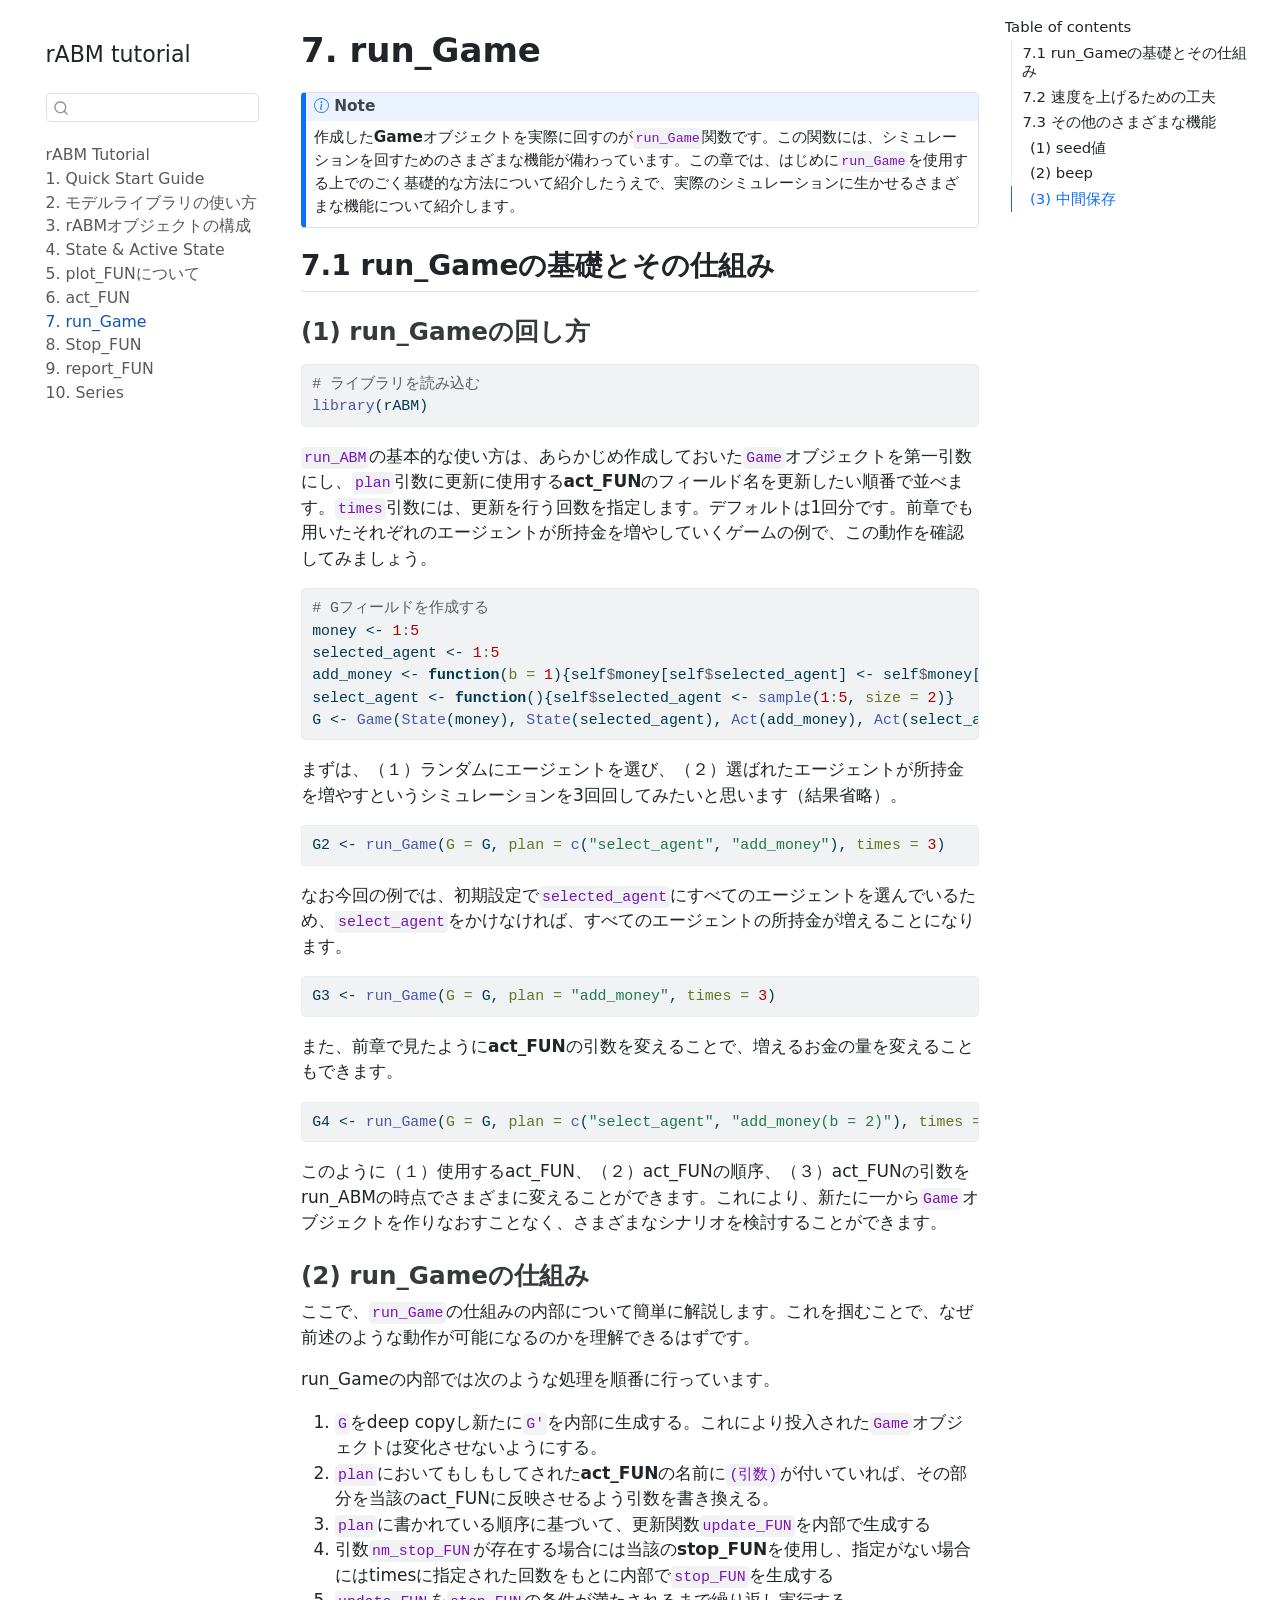
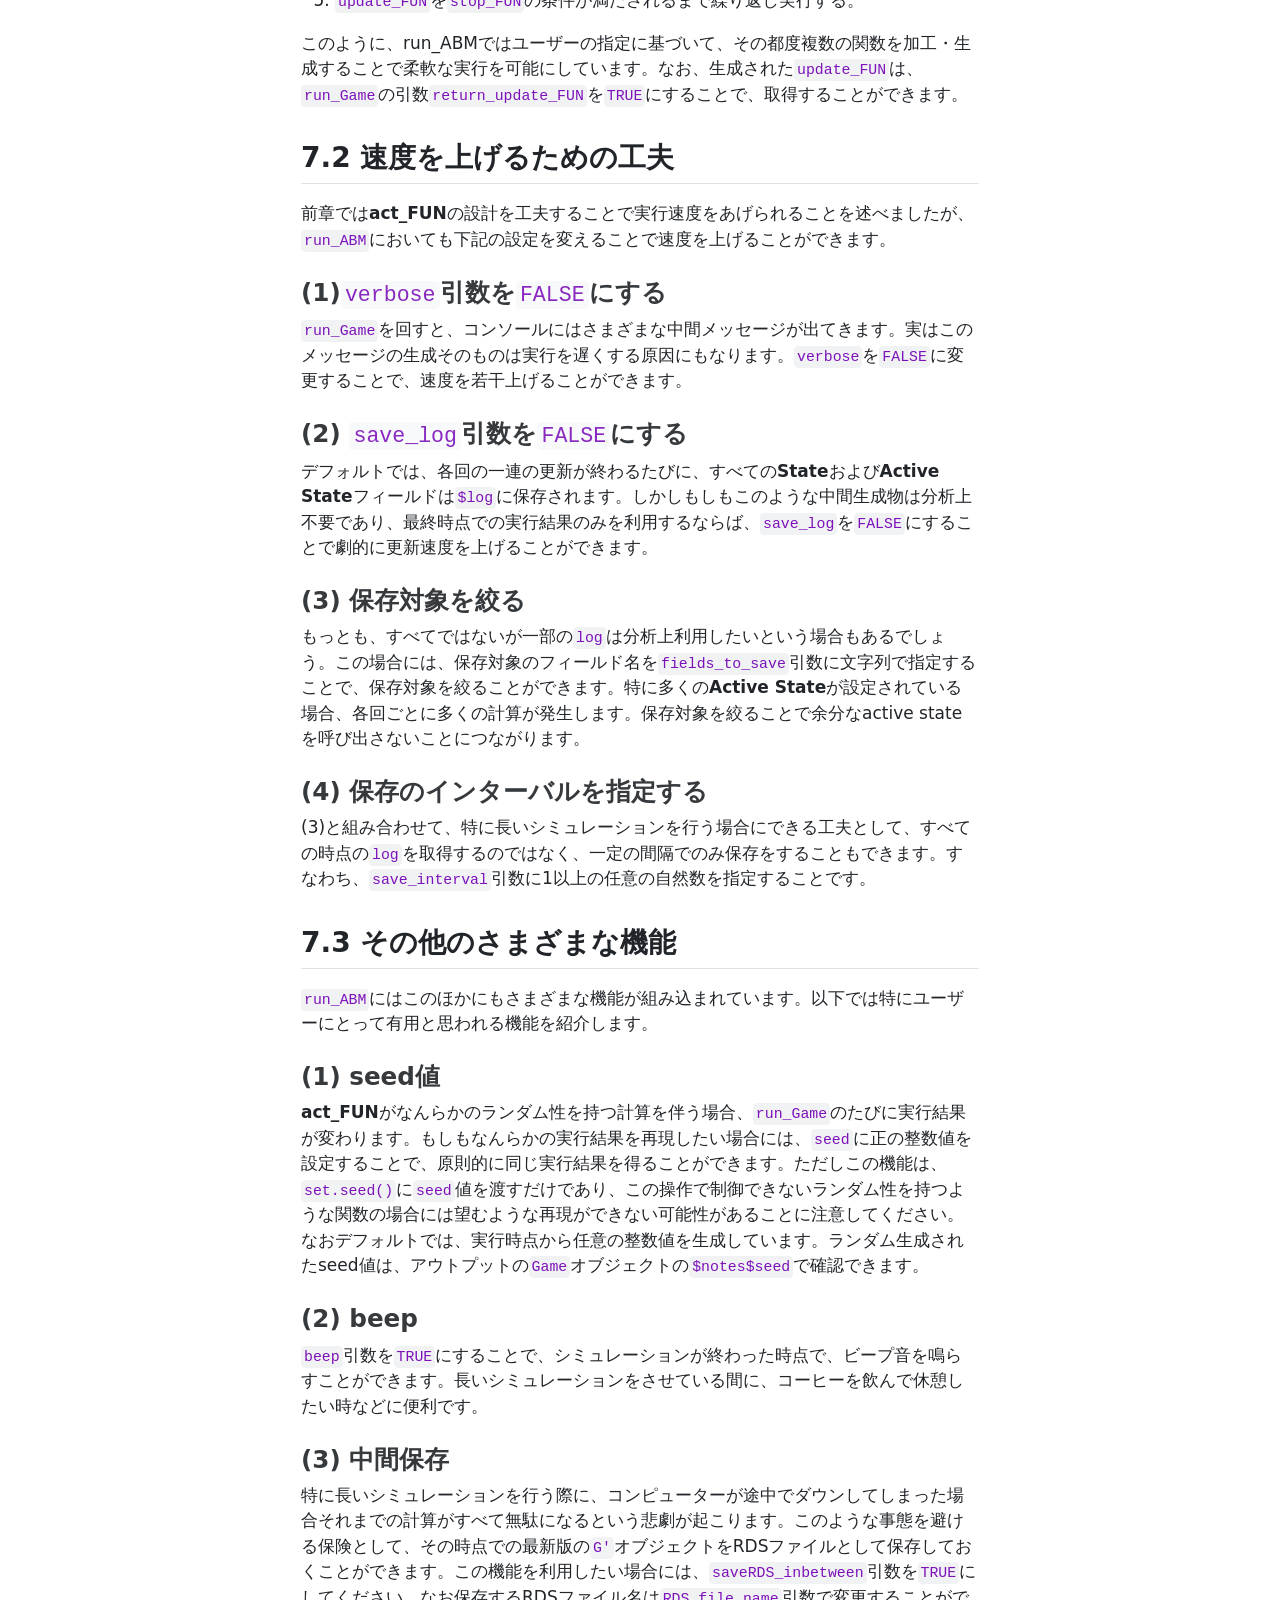
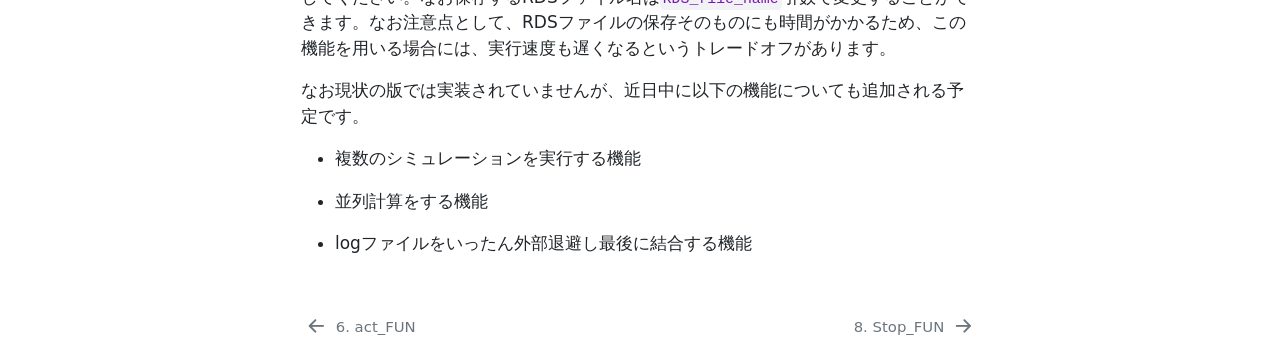
<file: docs/run_Game_JP.html>
<!DOCTYPE html>
<html xmlns="http://www.w3.org/1999/xhtml" lang="en" xml:lang="en"><head>

<meta charset="utf-8">
<meta name="generator" content="quarto-1.8.25">

<meta name="viewport" content="width=device-width, initial-scale=1.0, user-scalable=yes">


<title>7. run_Game – rABM tutorial</title>
<style>
code{white-space: pre-wrap;}
span.smallcaps{font-variant: small-caps;}
div.columns{display: flex; gap: min(4vw, 1.5em);}
div.column{flex: auto; overflow-x: auto;}
div.hanging-indent{margin-left: 1.5em; text-indent: -1.5em;}
ul.task-list{list-style: none;}
ul.task-list li input[type="checkbox"] {
  width: 0.8em;
  margin: 0 0.8em 0.2em -1em; /* quarto-specific, see https://github.com/quarto-dev/quarto-cli/issues/4556 */ 
  vertical-align: middle;
}
/* CSS for syntax highlighting */
html { -webkit-text-size-adjust: 100%; }
pre > code.sourceCode { white-space: pre; position: relative; }
pre > code.sourceCode > span { display: inline-block; line-height: 1.25; }
pre > code.sourceCode > span:empty { height: 1.2em; }
.sourceCode { overflow: visible; }
code.sourceCode > span { color: inherit; text-decoration: inherit; }
div.sourceCode { margin: 1em 0; }
pre.sourceCode { margin: 0; }
@media screen {
div.sourceCode { overflow: auto; }
}
@media print {
pre > code.sourceCode { white-space: pre-wrap; }
pre > code.sourceCode > span { text-indent: -5em; padding-left: 5em; }
}
pre.numberSource code
  { counter-reset: source-line 0; }
pre.numberSource code > span
  { position: relative; left: -4em; counter-increment: source-line; }
pre.numberSource code > span > a:first-child::before
  { content: counter(source-line);
    position: relative; left: -1em; text-align: right; vertical-align: baseline;
    border: none; display: inline-block;
    -webkit-touch-callout: none; -webkit-user-select: none;
    -khtml-user-select: none; -moz-user-select: none;
    -ms-user-select: none; user-select: none;
    padding: 0 4px; width: 4em;
  }
pre.numberSource { margin-left: 3em;  padding-left: 4px; }
div.sourceCode
  {   }
@media screen {
pre > code.sourceCode > span > a:first-child::before { text-decoration: underline; }
}
</style>


<script src="site_libs/quarto-nav/quarto-nav.js"></script>
<script src="site_libs/quarto-nav/headroom.min.js"></script>
<script src="site_libs/clipboard/clipboard.min.js"></script>
<script src="site_libs/quarto-search/autocomplete.umd.js"></script>
<script src="site_libs/quarto-search/fuse.min.js"></script>
<script src="site_libs/quarto-search/quarto-search.js"></script>
<meta name="quarto:offset" content="./">
<link href="./stop_FUN_JP.html" rel="next">
<link href="./act_FUN_JP.html" rel="prev">
<script src="site_libs/quarto-html/quarto.js" type="module"></script>
<script src="site_libs/quarto-html/tabsets/tabsets.js" type="module"></script>
<script src="site_libs/quarto-html/axe/axe-check.js" type="module"></script>
<script src="site_libs/quarto-html/popper.min.js"></script>
<script src="site_libs/quarto-html/tippy.umd.min.js"></script>
<script src="site_libs/quarto-html/anchor.min.js"></script>
<link href="site_libs/quarto-html/tippy.css" rel="stylesheet">
<link href="site_libs/quarto-html/quarto-syntax-highlighting-7b89279ff1a6dce999919e0e67d4d9ec.css" rel="stylesheet" id="quarto-text-highlighting-styles">
<script src="site_libs/bootstrap/bootstrap.min.js"></script>
<link href="site_libs/bootstrap/bootstrap-icons.css" rel="stylesheet">
<link href="site_libs/bootstrap/bootstrap-d9ea66fcd6c317012447f26e9c021348.min.css" rel="stylesheet" append-hash="true" id="quarto-bootstrap" data-mode="light">
<script id="quarto-search-options" type="application/json">{
  "location": "sidebar",
  "copy-button": false,
  "collapse-after": 3,
  "panel-placement": "start",
  "type": "textbox",
  "limit": 50,
  "keyboard-shortcut": [
    "f",
    "/",
    "s"
  ],
  "show-item-context": false,
  "language": {
    "search-no-results-text": "No results",
    "search-matching-documents-text": "matching documents",
    "search-copy-link-title": "Copy link to search",
    "search-hide-matches-text": "Hide additional matches",
    "search-more-match-text": "more match in this document",
    "search-more-matches-text": "more matches in this document",
    "search-clear-button-title": "Clear",
    "search-text-placeholder": "",
    "search-detached-cancel-button-title": "Cancel",
    "search-submit-button-title": "Submit",
    "search-label": "Search"
  }
}</script>


</head>

<body class="nav-sidebar floating quarto-light">

<div id="quarto-search-results"></div>
  <header id="quarto-header" class="headroom fixed-top">
  <nav class="quarto-secondary-nav">
    <div class="container-fluid d-flex">
      <button type="button" class="quarto-btn-toggle btn" data-bs-toggle="collapse" role="button" data-bs-target=".quarto-sidebar-collapse-item" aria-controls="quarto-sidebar" aria-expanded="false" aria-label="Toggle sidebar navigation" onclick="if (window.quartoToggleHeadroom) { window.quartoToggleHeadroom(); }">
        <i class="bi bi-layout-text-sidebar-reverse"></i>
      </button>
        <nav class="quarto-page-breadcrumbs" aria-label="breadcrumb"><ol class="breadcrumb"><li class="breadcrumb-item"><a href="./run_Game_JP.html"><span class="chapter-title">7. run_Game</span></a></li></ol></nav>
        <a class="flex-grow-1" role="navigation" data-bs-toggle="collapse" data-bs-target=".quarto-sidebar-collapse-item" aria-controls="quarto-sidebar" aria-expanded="false" aria-label="Toggle sidebar navigation" onclick="if (window.quartoToggleHeadroom) { window.quartoToggleHeadroom(); }">      
        </a>
      <button type="button" class="btn quarto-search-button" aria-label="Search" onclick="window.quartoOpenSearch();">
        <i class="bi bi-search"></i>
      </button>
    </div>
  </nav>
</header>
<!-- content -->
<div id="quarto-content" class="quarto-container page-columns page-rows-contents page-layout-article">
<!-- sidebar -->
  <nav id="quarto-sidebar" class="sidebar collapse collapse-horizontal quarto-sidebar-collapse-item sidebar-navigation floating overflow-auto">
    <div class="pt-lg-2 mt-2 text-left sidebar-header sidebar-header-stacked">
      <a href="./index.html" class="sidebar-logo-link">
      </a>
    <div class="sidebar-title mb-0 py-0">
      <a href="./">rABM tutorial</a> 
    </div>
      </div>
        <div class="mt-2 flex-shrink-0 align-items-center">
        <div class="sidebar-search">
        <div id="quarto-search" class="" title="Search"></div>
        </div>
        </div>
    <div class="sidebar-menu-container"> 
    <ul class="list-unstyled mt-1">
        <li class="sidebar-item">
  <div class="sidebar-item-container"> 
  <a href="./index.html" class="sidebar-item-text sidebar-link"><span class="chapter-title">rABM Tutorial</span></a>
  </div>
</li>
        <li class="sidebar-item">
  <div class="sidebar-item-container"> 
  <a href="./quick_start_JP.html" class="sidebar-item-text sidebar-link"><span class="chapter-title">1. Quick Start Guide</span></a>
  </div>
</li>
        <li class="sidebar-item">
  <div class="sidebar-item-container"> 
  <a href="./model_library_JP.html" class="sidebar-item-text sidebar-link"><span class="chapter-title">2. モデルライブラリの使い方</span></a>
  </div>
</li>
        <li class="sidebar-item">
  <div class="sidebar-item-container"> 
  <a href="./rABM_classes_JP.html" class="sidebar-item-text sidebar-link"><span class="chapter-title">3. rABMオブジェクトの構成</span></a>
  </div>
</li>
        <li class="sidebar-item">
  <div class="sidebar-item-container"> 
  <a href="./state_JP.html" class="sidebar-item-text sidebar-link"><span class="chapter-title">4. State &amp; Active State</span></a>
  </div>
</li>
        <li class="sidebar-item">
  <div class="sidebar-item-container"> 
  <a href="./plot_FUN_JP.html" class="sidebar-item-text sidebar-link"><span class="chapter-title">5. plot_FUNについて</span></a>
  </div>
</li>
        <li class="sidebar-item">
  <div class="sidebar-item-container"> 
  <a href="./act_FUN_JP.html" class="sidebar-item-text sidebar-link"><span class="chapter-title">6. act_FUN</span></a>
  </div>
</li>
        <li class="sidebar-item">
  <div class="sidebar-item-container"> 
  <a href="./run_Game_JP.html" class="sidebar-item-text sidebar-link active"><span class="chapter-title">7. run_Game</span></a>
  </div>
</li>
        <li class="sidebar-item">
  <div class="sidebar-item-container"> 
  <a href="./stop_FUN_JP.html" class="sidebar-item-text sidebar-link"><span class="chapter-title">8. Stop_FUN</span></a>
  </div>
</li>
        <li class="sidebar-item">
  <div class="sidebar-item-container"> 
  <a href="./report_FUN_JP.html" class="sidebar-item-text sidebar-link"><span class="chapter-title">9. report_FUN</span></a>
  </div>
</li>
        <li class="sidebar-item">
  <div class="sidebar-item-container"> 
  <a href="./Series_JP.html" class="sidebar-item-text sidebar-link"><span class="chapter-title">10. Series</span></a>
  </div>
</li>
    </ul>
    </div>
</nav>
<div id="quarto-sidebar-glass" class="quarto-sidebar-collapse-item" data-bs-toggle="collapse" data-bs-target=".quarto-sidebar-collapse-item"></div>
<!-- margin-sidebar -->
    <div id="quarto-margin-sidebar" class="sidebar margin-sidebar">
        <nav id="TOC" role="doc-toc" class="toc-active">
    <h2 id="toc-title">Table of contents</h2>
   
  <ul>
  <li><a href="#run_gameの基礎とその仕組み" id="toc-run_gameの基礎とその仕組み" class="nav-link active" data-scroll-target="#run_gameの基礎とその仕組み">7.1 run_Gameの基礎とその仕組み</a>
  <ul class="collapse">
  <li><a href="#run_gameの回し方" id="toc-run_gameの回し方" class="nav-link" data-scroll-target="#run_gameの回し方">(1) run_Gameの回し方</a></li>
  <li><a href="#run_gameの仕組み" id="toc-run_gameの仕組み" class="nav-link" data-scroll-target="#run_gameの仕組み">(2) run_Gameの仕組み</a></li>
  </ul></li>
  <li><a href="#速度を上げるための工夫" id="toc-速度を上げるための工夫" class="nav-link" data-scroll-target="#速度を上げるための工夫">7.2 速度を上げるための工夫</a>
  <ul class="collapse">
  <li><a href="#verbose引数をfalseにする" id="toc-verbose引数をfalseにする" class="nav-link" data-scroll-target="#verbose引数をfalseにする">(1)<code>verbose</code>引数を<code>FALSE</code>にする</a></li>
  <li><a href="#save_log引数をfalseにする" id="toc-save_log引数をfalseにする" class="nav-link" data-scroll-target="#save_log引数をfalseにする">(2) <code>save_log</code>引数を<code>FALSE</code>にする</a></li>
  <li><a href="#保存対象を絞る" id="toc-保存対象を絞る" class="nav-link" data-scroll-target="#保存対象を絞る">(3) 保存対象を絞る</a></li>
  <li><a href="#保存のインターバルを指定する" id="toc-保存のインターバルを指定する" class="nav-link" data-scroll-target="#保存のインターバルを指定する">(4) 保存のインターバルを指定する</a></li>
  </ul></li>
  <li><a href="#その他のさまざまな機能" id="toc-その他のさまざまな機能" class="nav-link" data-scroll-target="#その他のさまざまな機能">7.3 その他のさまざまな機能</a>
  <ul class="collapse">
  <li><a href="#seed値" id="toc-seed値" class="nav-link" data-scroll-target="#seed値">(1) seed値</a></li>
  <li><a href="#beep" id="toc-beep" class="nav-link" data-scroll-target="#beep">(2) beep</a></li>
  <li><a href="#中間保存" id="toc-中間保存" class="nav-link" data-scroll-target="#中間保存">(3) 中間保存</a></li>
  </ul></li>
  </ul>
</nav>
    </div>
<!-- main -->
<main class="content" id="quarto-document-content">

<header id="title-block-header" class="quarto-title-block default">
<div class="quarto-title">
<h1 class="title"><span class="chapter-title">7. run_Game</span></h1>
</div>



<div class="quarto-title-meta">

    
  
    
  </div>
  


</header>


<div class="callout callout-style-default callout-note callout-titled">
<div class="callout-header d-flex align-content-center">
<div class="callout-icon-container">
<i class="callout-icon"></i>
</div>
<div class="callout-title-container flex-fill">
Note
</div>
</div>
<div class="callout-body-container callout-body">
<p>作成した<strong>Game</strong>オブジェクトを実際に回すのが<code>run_Game</code>関数です。この関数には、シミュレーションを回すためのさまざまな機能が備わっています。この章では、はじめに<code>run_Game</code>を使用する上でのごく基礎的な方法について紹介したうえで、実際のシミュレーションに生かせるさまざまな機能について紹介します。</p>
</div>
</div>
<section id="run_gameの基礎とその仕組み" class="level2">
<h2 class="anchored" data-anchor-id="run_gameの基礎とその仕組み">7.1 run_Gameの基礎とその仕組み</h2>
<section id="run_gameの回し方" class="level3">
<h3 class="anchored" data-anchor-id="run_gameの回し方">(1) run_Gameの回し方</h3>
<div class="cell">
<div class="code-copy-outer-scaffold"><div class="sourceCode cell-code" id="cb1"><pre class="sourceCode r code-with-copy"><code class="sourceCode r"><span id="cb1-1"><a href="#cb1-1" aria-hidden="true" tabindex="-1"></a><span class="co"># ライブラリを読み込む</span></span>
<span id="cb1-2"><a href="#cb1-2" aria-hidden="true" tabindex="-1"></a><span class="fu">library</span>(rABM)</span></code></pre></div><button title="Copy to Clipboard" class="code-copy-button"><i class="bi"></i></button></div>
</div>
<p><code>run_ABM</code>の基本的な使い方は、あらかじめ作成しておいた<code>Game</code>オブジェクトを第一引数にし、<code>plan</code>引数に更新に使用する<strong>act_FUN</strong>のフィールド名を更新したい順番で並べます。<code>times</code>引数には、更新を行う回数を指定します。デフォルトは1回分です。前章でも用いたそれぞれのエージェントが所持金を増やしていくゲームの例で、この動作を確認してみましょう。</p>
<div class="cell">
<div class="code-copy-outer-scaffold"><div class="sourceCode cell-code" id="cb2"><pre class="sourceCode r code-with-copy"><code class="sourceCode r"><span id="cb2-1"><a href="#cb2-1" aria-hidden="true" tabindex="-1"></a><span class="co"># Gフィールドを作成する</span></span>
<span id="cb2-2"><a href="#cb2-2" aria-hidden="true" tabindex="-1"></a>money <span class="ot">&lt;-</span> <span class="dv">1</span><span class="sc">:</span><span class="dv">5</span></span>
<span id="cb2-3"><a href="#cb2-3" aria-hidden="true" tabindex="-1"></a>selected_agent <span class="ot">&lt;-</span> <span class="dv">1</span><span class="sc">:</span><span class="dv">5</span></span>
<span id="cb2-4"><a href="#cb2-4" aria-hidden="true" tabindex="-1"></a>add_money <span class="ot">&lt;-</span> <span class="cf">function</span>(<span class="at">b =</span> <span class="dv">1</span>){self<span class="sc">$</span>money[self<span class="sc">$</span>selected_agent] <span class="ot">&lt;-</span> self<span class="sc">$</span>money[self<span class="sc">$</span>selected_agent] <span class="sc">+</span> b}</span>
<span id="cb2-5"><a href="#cb2-5" aria-hidden="true" tabindex="-1"></a>select_agent <span class="ot">&lt;-</span> <span class="cf">function</span>(){self<span class="sc">$</span>selected_agent <span class="ot">&lt;-</span> <span class="fu">sample</span>(<span class="dv">1</span><span class="sc">:</span><span class="dv">5</span>, <span class="at">size =</span> <span class="dv">2</span>)}</span>
<span id="cb2-6"><a href="#cb2-6" aria-hidden="true" tabindex="-1"></a>G <span class="ot">&lt;-</span> <span class="fu">Game</span>(<span class="fu">State</span>(money), <span class="fu">State</span>(selected_agent), <span class="fu">Act</span>(add_money), <span class="fu">Act</span>(select_agent))</span></code></pre></div><button title="Copy to Clipboard" class="code-copy-button"><i class="bi"></i></button></div>
</div>
<p>まずは、（１）ランダムにエージェントを選び、（２）選ばれたエージェントが所持金を増やすというシミュレーションを3回回してみたいと思います（結果省略）。</p>
<div class="cell">
<div class="code-copy-outer-scaffold"><div class="sourceCode cell-code" id="cb3"><pre class="sourceCode r code-with-copy"><code class="sourceCode r"><span id="cb3-1"><a href="#cb3-1" aria-hidden="true" tabindex="-1"></a>G2 <span class="ot">&lt;-</span> <span class="fu">run_Game</span>(<span class="at">G =</span> G, <span class="at">plan =</span> <span class="fu">c</span>(<span class="st">"select_agent"</span>, <span class="st">"add_money"</span>), <span class="at">times =</span> <span class="dv">3</span>)</span></code></pre></div><button title="Copy to Clipboard" class="code-copy-button"><i class="bi"></i></button></div>
</div>
<p>なお今回の例では、初期設定で<code>selected_agent</code>にすべてのエージェントを選んでいるため、<code>select_agent</code>をかけなければ、すべてのエージェントの所持金が増えることになります。</p>
<div class="cell">
<div class="code-copy-outer-scaffold"><div class="sourceCode cell-code" id="cb4"><pre class="sourceCode r code-with-copy"><code class="sourceCode r"><span id="cb4-1"><a href="#cb4-1" aria-hidden="true" tabindex="-1"></a>G3 <span class="ot">&lt;-</span> <span class="fu">run_Game</span>(<span class="at">G =</span> G, <span class="at">plan =</span> <span class="st">"add_money"</span>, <span class="at">times =</span> <span class="dv">3</span>)</span></code></pre></div><button title="Copy to Clipboard" class="code-copy-button"><i class="bi"></i></button></div>
</div>
<p>また、前章で見たように<strong>act_FUN</strong>の引数を変えることで、増えるお金の量を変えることもできます。</p>
<div class="cell">
<div class="code-copy-outer-scaffold"><div class="sourceCode cell-code" id="cb5"><pre class="sourceCode r code-with-copy"><code class="sourceCode r"><span id="cb5-1"><a href="#cb5-1" aria-hidden="true" tabindex="-1"></a>G4 <span class="ot">&lt;-</span> <span class="fu">run_Game</span>(<span class="at">G =</span> G, <span class="at">plan =</span> <span class="fu">c</span>(<span class="st">"select_agent"</span>, <span class="st">"add_money(b = 2)"</span>), <span class="at">times =</span> <span class="dv">3</span>)</span></code></pre></div><button title="Copy to Clipboard" class="code-copy-button"><i class="bi"></i></button></div>
</div>
<p>このように（１）使用するact_FUN、（２）act_FUNの順序、（３）act_FUNの引数をrun_ABMの時点でさまざまに変えることができます。これにより、新たに一から<code>Game</code>オブジェクトを作りなおすことなく、さまざまなシナリオを検討することができます。</p>
</section>
<section id="run_gameの仕組み" class="level3">
<h3 class="anchored" data-anchor-id="run_gameの仕組み">(2) run_Gameの仕組み</h3>
<p>ここで、<code>run_Game</code>の仕組みの内部について簡単に解説します。これを掴むことで、なぜ前述のような動作が可能になるのかを理解できるはずです。</p>
<p>run_Gameの内部では次のような処理を順番に行っています。</p>
<ol type="1">
<li><code>G</code>をdeep copyし新たに<code>G'</code>を内部に生成する。これにより投入された<code>Game</code>オブジェクトは変化させないようにする。</li>
<li><code>plan</code>においてもしもしてされた<strong>act_FUN</strong>の名前に<code>(引数)</code>が付いていれば、その部分を当該のact_FUNに反映させるよう引数を書き換える。</li>
<li><code>plan</code>に書かれている順序に基づいて、更新関数<code>update_FUN</code>を内部で生成する</li>
<li>引数<code>nm_stop_FUN</code>が存在する場合には当該の<strong>stop_FUN</strong>を使用し、指定がない場合にはtimesに指定された回数をもとに内部で<code>stop_FUN</code>を生成する</li>
<li><code>update_FUN</code>を<code>stop_FUN</code>の条件が満たされるまで繰り返し実行する。</li>
</ol>
<p>このように、run_ABMではユーザーの指定に基づいて、その都度複数の関数を加工・生成することで柔軟な実行を可能にしています。なお、生成された<code>update_FUN</code>は、<code>run_Game</code>の引数<code>return_update_FUN</code>を<code>TRUE</code>にすることで、取得することができます。</p>
</section>
</section>
<section id="速度を上げるための工夫" class="level2">
<h2 class="anchored" data-anchor-id="速度を上げるための工夫">7.2 速度を上げるための工夫</h2>
<p>前章では<strong>act_FUN</strong>の設計を工夫することで実行速度をあげられることを述べましたが、<code>run_ABM</code>においても下記の設定を変えることで速度を上げることができます。</p>
<section id="verbose引数をfalseにする" class="level3">
<h3 class="anchored" data-anchor-id="verbose引数をfalseにする">(1)<code>verbose</code>引数を<code>FALSE</code>にする</h3>
<p><code>run_Game</code>を回すと、コンソールにはさまざまな中間メッセージが出てきます。実はこのメッセージの生成そのものは実行を遅くする原因にもなります。<code>verbose</code>を<code>FALSE</code>に変更することで、速度を若干上げることができます。</p>
</section>
<section id="save_log引数をfalseにする" class="level3">
<h3 class="anchored" data-anchor-id="save_log引数をfalseにする">(2) <code>save_log</code>引数を<code>FALSE</code>にする</h3>
<p>デフォルトでは、各回の一連の更新が終わるたびに、すべての<strong>State</strong>および<strong>Active State</strong>フィールドは<code>$log</code>に保存されます。しかしもしもこのような中間生成物は分析上不要であり、最終時点での実行結果のみを利用するならば、<code>save_log</code>を<code>FALSE</code>にすることで劇的に更新速度を上げることができます。</p>
</section>
<section id="保存対象を絞る" class="level3">
<h3 class="anchored" data-anchor-id="保存対象を絞る">(3) 保存対象を絞る</h3>
<p>もっとも、すべてではないが一部の<code>log</code>は分析上利用したいという場合もあるでしょう。この場合には、保存対象のフィールド名を<code>fields_to_save</code>引数に文字列で指定することで、保存対象を絞ることができます。特に多くの<strong>Active State</strong>が設定されている場合、各回ごとに多くの計算が発生します。保存対象を絞ることで余分なactive stateを呼び出さないことにつながります。</p>
</section>
<section id="保存のインターバルを指定する" class="level3">
<h3 class="anchored" data-anchor-id="保存のインターバルを指定する">(4) 保存のインターバルを指定する</h3>
<p>(3)と組み合わせて、特に長いシミュレーションを行う場合にできる工夫として、すべての時点の<code>log</code>を取得するのではなく、一定の間隔でのみ保存をすることもできます。すなわち、<code>save_interval</code>引数に1以上の任意の自然数を指定することです。</p>
</section>
</section>
<section id="その他のさまざまな機能" class="level2">
<h2 class="anchored" data-anchor-id="その他のさまざまな機能">7.3 その他のさまざまな機能</h2>
<p><code>run_ABM</code>にはこのほかにもさまざまな機能が組み込まれています。以下では特にユーザーにとって有用と思われる機能を紹介します。</p>
<section id="seed値" class="level3">
<h3 class="anchored" data-anchor-id="seed値">(1) seed値</h3>
<p><strong>act_FUN</strong>がなんらかのランダム性を持つ計算を伴う場合、<code>run_Game</code>のたびに実行結果が変わります。もしもなんらかの実行結果を再現したい場合には、<code>seed</code>に正の整数値を設定することで、原則的に同じ実行結果を得ることができます。ただしこの機能は、<code>set.seed()</code>に<code>seed</code>値を渡すだけであり、この操作で制御できないランダム性を持つような関数の場合には望むような再現ができない可能性があることに注意してください。なおデフォルトでは、実行時点から任意の整数値を生成しています。ランダム生成されたseed値は、アウトプットの<code>Game</code>オブジェクトの<code>$notes$seed</code>で確認できます。</p>
</section>
<section id="beep" class="level3">
<h3 class="anchored" data-anchor-id="beep">(2) beep</h3>
<p><code>beep</code>引数を<code>TRUE</code>にすることで、シミュレーションが終わった時点で、ビープ音を鳴らすことができます。長いシミュレーションをさせている間に、コーヒーを飲んで休憩したい時などに便利です。</p>
</section>
<section id="中間保存" class="level3">
<h3 class="anchored" data-anchor-id="中間保存">(3) 中間保存</h3>
<p>特に長いシミュレーションを行う際に、コンピューターが途中でダウンしてしまった場合それまでの計算がすべて無駄になるという悲劇が起こります。このような事態を避ける保険として、その時点での最新版の<code>G'</code>オブジェクトをRDSファイルとして保存しておくことができます。この機能を利用したい場合には、<code>saveRDS_inbetween</code>引数を<code>TRUE</code>にしてください。なお保存するRDSファイル名は<code>RDS_file_name</code>引数で変更することができます。なお注意点として、RDSファイルの保存そのものにも時間がかかるため、この機能を用いる場合には、実行速度も遅くなるというトレードオフがあります。</p>
<p>なお現状の版では実装されていませんが、近日中に以下の機能についても追加される予定です。</p>
<ul>
<li><p>複数のシミュレーションを実行する機能</p></li>
<li><p>並列計算をする機能</p></li>
<li><p>logファイルをいったん外部退避し最後に結合する機能</p></li>
</ul>


</section>
</section>

</main> <!-- /main -->
<script id="quarto-html-after-body" type="application/javascript">
  window.document.addEventListener("DOMContentLoaded", function (event) {
    const icon = "";
    const anchorJS = new window.AnchorJS();
    anchorJS.options = {
      placement: 'right',
      icon: icon
    };
    anchorJS.add('.anchored');
    const isCodeAnnotation = (el) => {
      for (const clz of el.classList) {
        if (clz.startsWith('code-annotation-')) {                     
          return true;
        }
      }
      return false;
    }
    const onCopySuccess = function(e) {
      // button target
      const button = e.trigger;
      // don't keep focus
      button.blur();
      // flash "checked"
      button.classList.add('code-copy-button-checked');
      var currentTitle = button.getAttribute("title");
      button.setAttribute("title", "Copied!");
      let tooltip;
      if (window.bootstrap) {
        button.setAttribute("data-bs-toggle", "tooltip");
        button.setAttribute("data-bs-placement", "left");
        button.setAttribute("data-bs-title", "Copied!");
        tooltip = new bootstrap.Tooltip(button, 
          { trigger: "manual", 
            customClass: "code-copy-button-tooltip",
            offset: [0, -8]});
        tooltip.show();    
      }
      setTimeout(function() {
        if (tooltip) {
          tooltip.hide();
          button.removeAttribute("data-bs-title");
          button.removeAttribute("data-bs-toggle");
          button.removeAttribute("data-bs-placement");
        }
        button.setAttribute("title", currentTitle);
        button.classList.remove('code-copy-button-checked');
      }, 1000);
      // clear code selection
      e.clearSelection();
    }
    const getTextToCopy = function(trigger) {
      const outerScaffold = trigger.parentElement.cloneNode(true);
      const codeEl = outerScaffold.querySelector('code');
      for (const childEl of codeEl.children) {
        if (isCodeAnnotation(childEl)) {
          childEl.remove();
        }
      }
      return codeEl.innerText;
    }
    const clipboard = new window.ClipboardJS('.code-copy-button:not([data-in-quarto-modal])', {
      text: getTextToCopy
    });
    clipboard.on('success', onCopySuccess);
    if (window.document.getElementById('quarto-embedded-source-code-modal')) {
      const clipboardModal = new window.ClipboardJS('.code-copy-button[data-in-quarto-modal]', {
        text: getTextToCopy,
        container: window.document.getElementById('quarto-embedded-source-code-modal')
      });
      clipboardModal.on('success', onCopySuccess);
    }
      var localhostRegex = new RegExp(/^(?:http|https):\/\/localhost\:?[0-9]*\//);
      var mailtoRegex = new RegExp(/^mailto:/);
        var filterRegex = new RegExp('/' + window.location.host + '/');
      var isInternal = (href) => {
          return filterRegex.test(href) || localhostRegex.test(href) || mailtoRegex.test(href);
      }
      // Inspect non-navigation links and adorn them if external
     var links = window.document.querySelectorAll('a[href]:not(.nav-link):not(.navbar-brand):not(.toc-action):not(.sidebar-link):not(.sidebar-item-toggle):not(.pagination-link):not(.no-external):not([aria-hidden]):not(.dropdown-item):not(.quarto-navigation-tool):not(.about-link)');
      for (var i=0; i<links.length; i++) {
        const link = links[i];
        if (!isInternal(link.href)) {
          // undo the damage that might have been done by quarto-nav.js in the case of
          // links that we want to consider external
          if (link.dataset.originalHref !== undefined) {
            link.href = link.dataset.originalHref;
          }
        }
      }
    function tippyHover(el, contentFn, onTriggerFn, onUntriggerFn) {
      const config = {
        allowHTML: true,
        maxWidth: 500,
        delay: 100,
        arrow: false,
        appendTo: function(el) {
            return el.parentElement;
        },
        interactive: true,
        interactiveBorder: 10,
        theme: 'quarto',
        placement: 'bottom-start',
      };
      if (contentFn) {
        config.content = contentFn;
      }
      if (onTriggerFn) {
        config.onTrigger = onTriggerFn;
      }
      if (onUntriggerFn) {
        config.onUntrigger = onUntriggerFn;
      }
      window.tippy(el, config); 
    }
    const noterefs = window.document.querySelectorAll('a[role="doc-noteref"]');
    for (var i=0; i<noterefs.length; i++) {
      const ref = noterefs[i];
      tippyHover(ref, function() {
        // use id or data attribute instead here
        let href = ref.getAttribute('data-footnote-href') || ref.getAttribute('href');
        try { href = new URL(href).hash; } catch {}
        const id = href.replace(/^#\/?/, "");
        const note = window.document.getElementById(id);
        if (note) {
          return note.innerHTML;
        } else {
          return "";
        }
      });
    }
    const xrefs = window.document.querySelectorAll('a.quarto-xref');
    const processXRef = (id, note) => {
      // Strip column container classes
      const stripColumnClz = (el) => {
        el.classList.remove("page-full", "page-columns");
        if (el.children) {
          for (const child of el.children) {
            stripColumnClz(child);
          }
        }
      }
      stripColumnClz(note)
      if (id === null || id.startsWith('sec-')) {
        // Special case sections, only their first couple elements
        const container = document.createElement("div");
        if (note.children && note.children.length > 2) {
          container.appendChild(note.children[0].cloneNode(true));
          for (let i = 1; i < note.children.length; i++) {
            const child = note.children[i];
            if (child.tagName === "P" && child.innerText === "") {
              continue;
            } else {
              container.appendChild(child.cloneNode(true));
              break;
            }
          }
          if (window.Quarto?.typesetMath) {
            window.Quarto.typesetMath(container);
          }
          return container.innerHTML
        } else {
          if (window.Quarto?.typesetMath) {
            window.Quarto.typesetMath(note);
          }
          return note.innerHTML;
        }
      } else {
        // Remove any anchor links if they are present
        const anchorLink = note.querySelector('a.anchorjs-link');
        if (anchorLink) {
          anchorLink.remove();
        }
        if (window.Quarto?.typesetMath) {
          window.Quarto.typesetMath(note);
        }
        if (note.classList.contains("callout")) {
          return note.outerHTML;
        } else {
          return note.innerHTML;
        }
      }
    }
    for (var i=0; i<xrefs.length; i++) {
      const xref = xrefs[i];
      tippyHover(xref, undefined, function(instance) {
        instance.disable();
        let url = xref.getAttribute('href');
        let hash = undefined; 
        if (url.startsWith('#')) {
          hash = url;
        } else {
          try { hash = new URL(url).hash; } catch {}
        }
        if (hash) {
          const id = hash.replace(/^#\/?/, "");
          const note = window.document.getElementById(id);
          if (note !== null) {
            try {
              const html = processXRef(id, note.cloneNode(true));
              instance.setContent(html);
            } finally {
              instance.enable();
              instance.show();
            }
          } else {
            // See if we can fetch this
            fetch(url.split('#')[0])
            .then(res => res.text())
            .then(html => {
              const parser = new DOMParser();
              const htmlDoc = parser.parseFromString(html, "text/html");
              const note = htmlDoc.getElementById(id);
              if (note !== null) {
                const html = processXRef(id, note);
                instance.setContent(html);
              } 
            }).finally(() => {
              instance.enable();
              instance.show();
            });
          }
        } else {
          // See if we can fetch a full url (with no hash to target)
          // This is a special case and we should probably do some content thinning / targeting
          fetch(url)
          .then(res => res.text())
          .then(html => {
            const parser = new DOMParser();
            const htmlDoc = parser.parseFromString(html, "text/html");
            const note = htmlDoc.querySelector('main.content');
            if (note !== null) {
              // This should only happen for chapter cross references
              // (since there is no id in the URL)
              // remove the first header
              if (note.children.length > 0 && note.children[0].tagName === "HEADER") {
                note.children[0].remove();
              }
              const html = processXRef(null, note);
              instance.setContent(html);
            } 
          }).finally(() => {
            instance.enable();
            instance.show();
          });
        }
      }, function(instance) {
      });
    }
        let selectedAnnoteEl;
        const selectorForAnnotation = ( cell, annotation) => {
          let cellAttr = 'data-code-cell="' + cell + '"';
          let lineAttr = 'data-code-annotation="' +  annotation + '"';
          const selector = 'span[' + cellAttr + '][' + lineAttr + ']';
          return selector;
        }
        const selectCodeLines = (annoteEl) => {
          const doc = window.document;
          const targetCell = annoteEl.getAttribute("data-target-cell");
          const targetAnnotation = annoteEl.getAttribute("data-target-annotation");
          const annoteSpan = window.document.querySelector(selectorForAnnotation(targetCell, targetAnnotation));
          const lines = annoteSpan.getAttribute("data-code-lines").split(",");
          const lineIds = lines.map((line) => {
            return targetCell + "-" + line;
          })
          let top = null;
          let height = null;
          let parent = null;
          if (lineIds.length > 0) {
              //compute the position of the single el (top and bottom and make a div)
              const el = window.document.getElementById(lineIds[0]);
              top = el.offsetTop;
              height = el.offsetHeight;
              parent = el.parentElement.parentElement;
            if (lineIds.length > 1) {
              const lastEl = window.document.getElementById(lineIds[lineIds.length - 1]);
              const bottom = lastEl.offsetTop + lastEl.offsetHeight;
              height = bottom - top;
            }
            if (top !== null && height !== null && parent !== null) {
              // cook up a div (if necessary) and position it 
              let div = window.document.getElementById("code-annotation-line-highlight");
              if (div === null) {
                div = window.document.createElement("div");
                div.setAttribute("id", "code-annotation-line-highlight");
                div.style.position = 'absolute';
                parent.appendChild(div);
              }
              div.style.top = top - 2 + "px";
              div.style.height = height + 4 + "px";
              div.style.left = 0;
              let gutterDiv = window.document.getElementById("code-annotation-line-highlight-gutter");
              if (gutterDiv === null) {
                gutterDiv = window.document.createElement("div");
                gutterDiv.setAttribute("id", "code-annotation-line-highlight-gutter");
                gutterDiv.style.position = 'absolute';
                const codeCell = window.document.getElementById(targetCell);
                const gutter = codeCell.querySelector('.code-annotation-gutter');
                gutter.appendChild(gutterDiv);
              }
              gutterDiv.style.top = top - 2 + "px";
              gutterDiv.style.height = height + 4 + "px";
            }
            selectedAnnoteEl = annoteEl;
          }
        };
        const unselectCodeLines = () => {
          const elementsIds = ["code-annotation-line-highlight", "code-annotation-line-highlight-gutter"];
          elementsIds.forEach((elId) => {
            const div = window.document.getElementById(elId);
            if (div) {
              div.remove();
            }
          });
          selectedAnnoteEl = undefined;
        };
          // Handle positioning of the toggle
      window.addEventListener(
        "resize",
        throttle(() => {
          elRect = undefined;
          if (selectedAnnoteEl) {
            selectCodeLines(selectedAnnoteEl);
          }
        }, 10)
      );
      function throttle(fn, ms) {
      let throttle = false;
      let timer;
        return (...args) => {
          if(!throttle) { // first call gets through
              fn.apply(this, args);
              throttle = true;
          } else { // all the others get throttled
              if(timer) clearTimeout(timer); // cancel #2
              timer = setTimeout(() => {
                fn.apply(this, args);
                timer = throttle = false;
              }, ms);
          }
        };
      }
        // Attach click handler to the DT
        const annoteDls = window.document.querySelectorAll('dt[data-target-cell]');
        for (const annoteDlNode of annoteDls) {
          annoteDlNode.addEventListener('click', (event) => {
            const clickedEl = event.target;
            if (clickedEl !== selectedAnnoteEl) {
              unselectCodeLines();
              const activeEl = window.document.querySelector('dt[data-target-cell].code-annotation-active');
              if (activeEl) {
                activeEl.classList.remove('code-annotation-active');
              }
              selectCodeLines(clickedEl);
              clickedEl.classList.add('code-annotation-active');
            } else {
              // Unselect the line
              unselectCodeLines();
              clickedEl.classList.remove('code-annotation-active');
            }
          });
        }
    const findCites = (el) => {
      const parentEl = el.parentElement;
      if (parentEl) {
        const cites = parentEl.dataset.cites;
        if (cites) {
          return {
            el,
            cites: cites.split(' ')
          };
        } else {
          return findCites(el.parentElement)
        }
      } else {
        return undefined;
      }
    };
    var bibliorefs = window.document.querySelectorAll('a[role="doc-biblioref"]');
    for (var i=0; i<bibliorefs.length; i++) {
      const ref = bibliorefs[i];
      const citeInfo = findCites(ref);
      if (citeInfo) {
        tippyHover(citeInfo.el, function() {
          var popup = window.document.createElement('div');
          citeInfo.cites.forEach(function(cite) {
            var citeDiv = window.document.createElement('div');
            citeDiv.classList.add('hanging-indent');
            citeDiv.classList.add('csl-entry');
            var biblioDiv = window.document.getElementById('ref-' + cite);
            if (biblioDiv) {
              citeDiv.innerHTML = biblioDiv.innerHTML;
            }
            popup.appendChild(citeDiv);
          });
          return popup.innerHTML;
        });
      }
    }
  });
  </script>
<nav class="page-navigation">
  <div class="nav-page nav-page-previous">
      <a href="./act_FUN_JP.html" class="pagination-link" aria-label="6. act_FUN">
        <i class="bi bi-arrow-left-short"></i> <span class="nav-page-text"><span class="chapter-title">6. act_FUN</span></span>
      </a>          
  </div>
  <div class="nav-page nav-page-next">
      <a href="./stop_FUN_JP.html" class="pagination-link" aria-label="8. Stop_FUN">
        <span class="nav-page-text"><span class="chapter-title">8. Stop_FUN</span></span> <i class="bi bi-arrow-right-short"></i>
      </a>
  </div>
</nav>
</div> <!-- /content -->




</body></html>
</file>
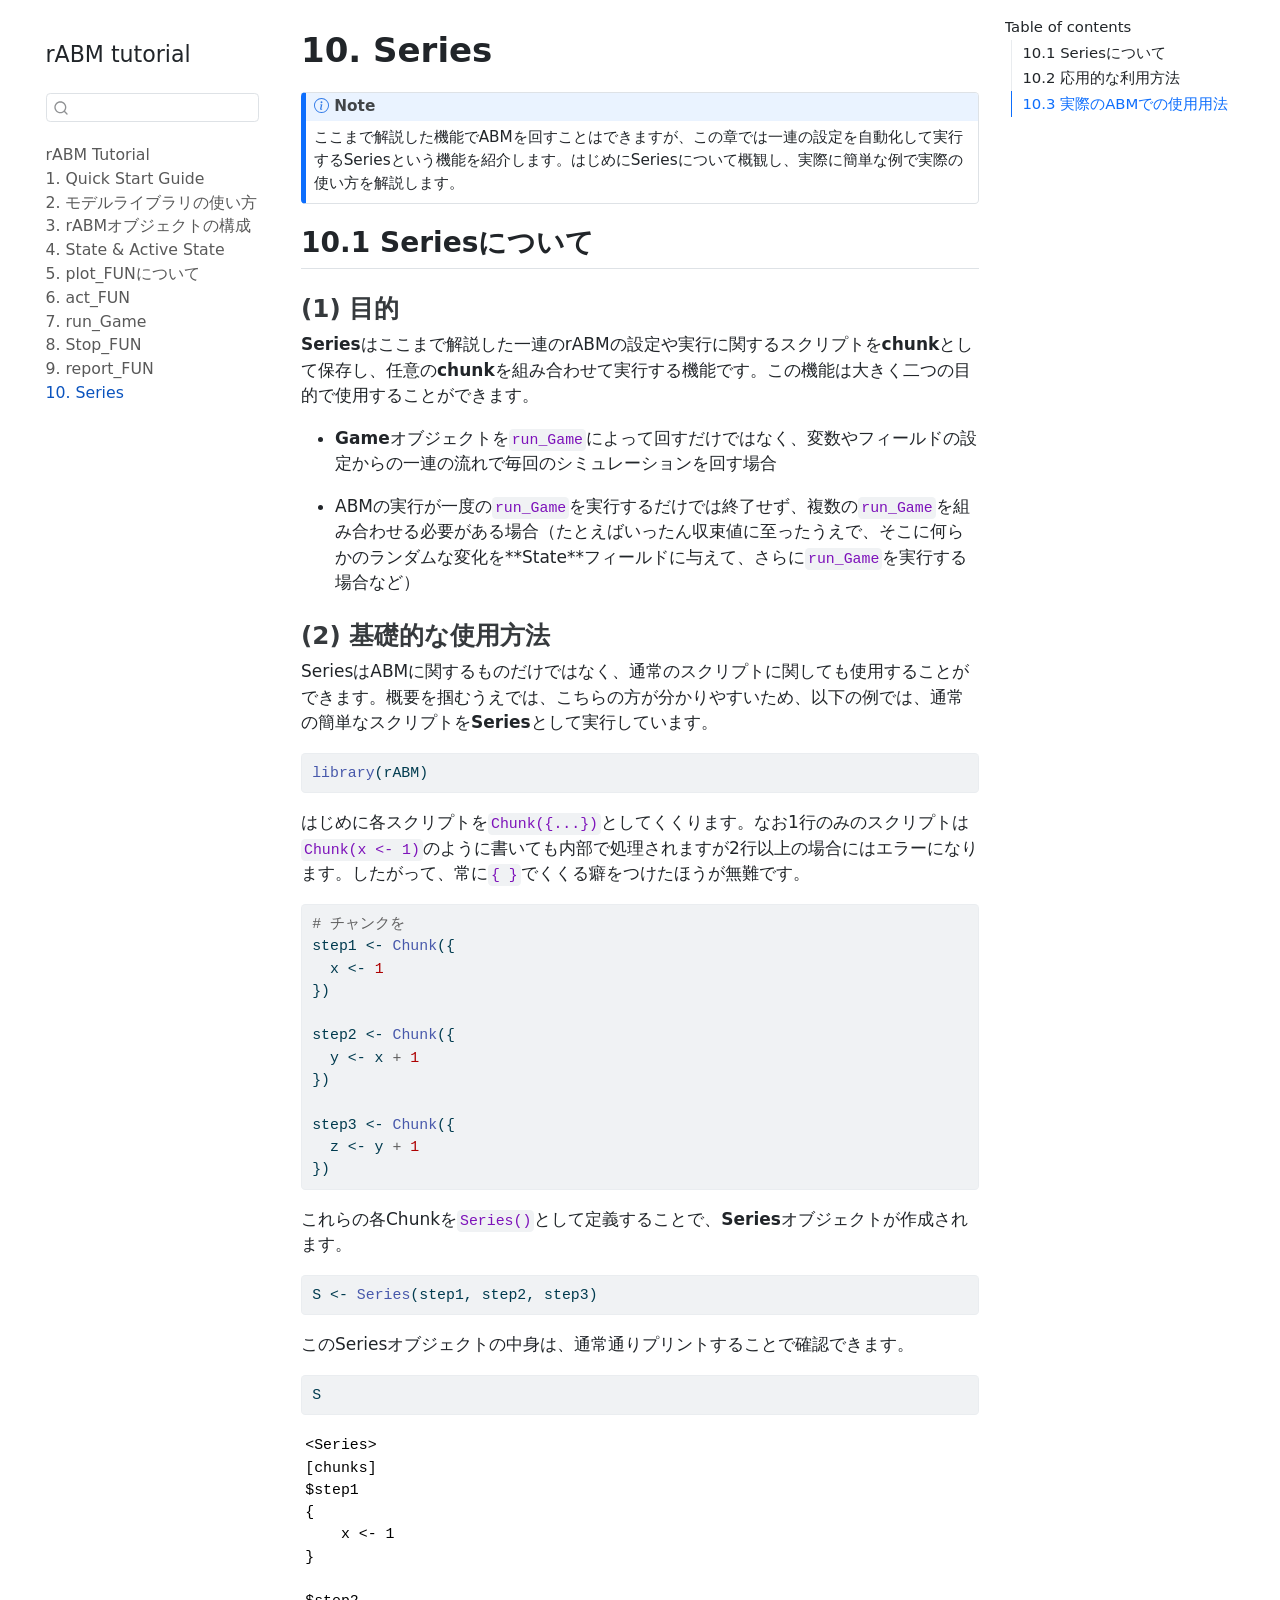
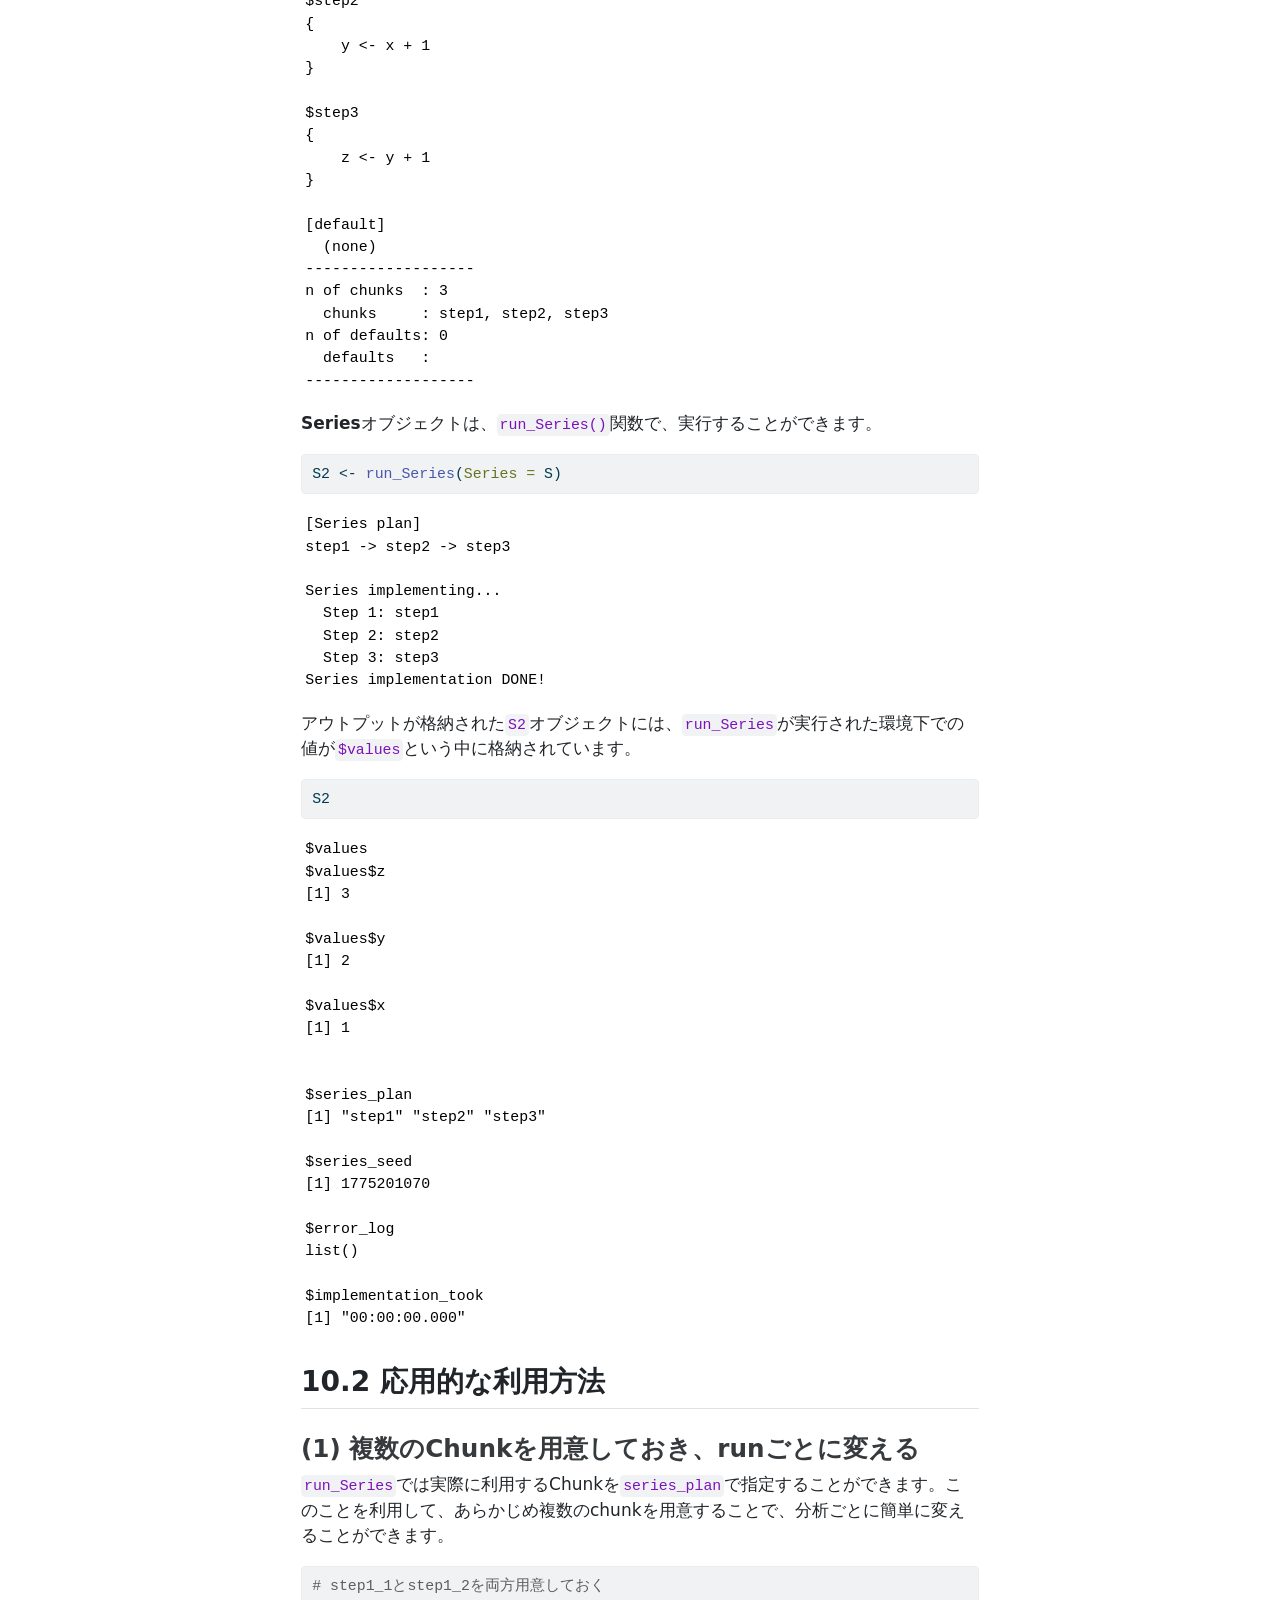
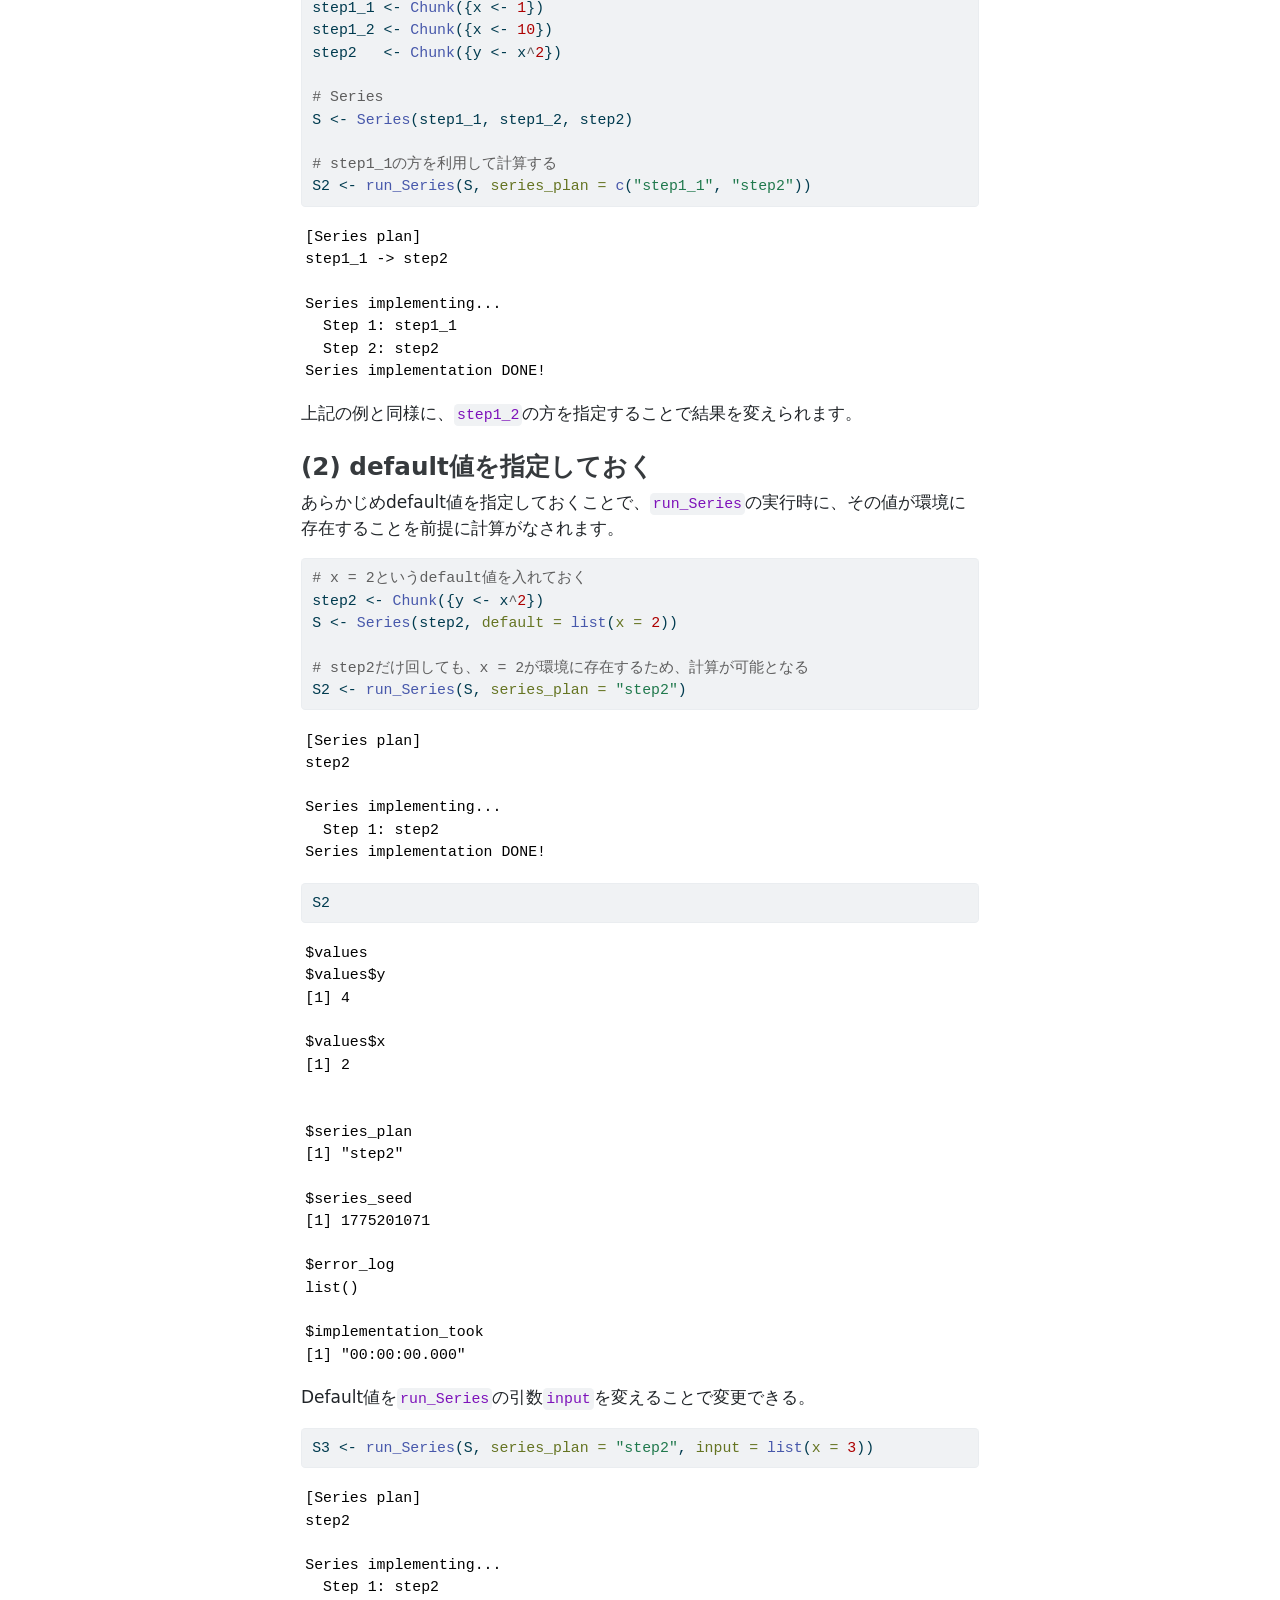
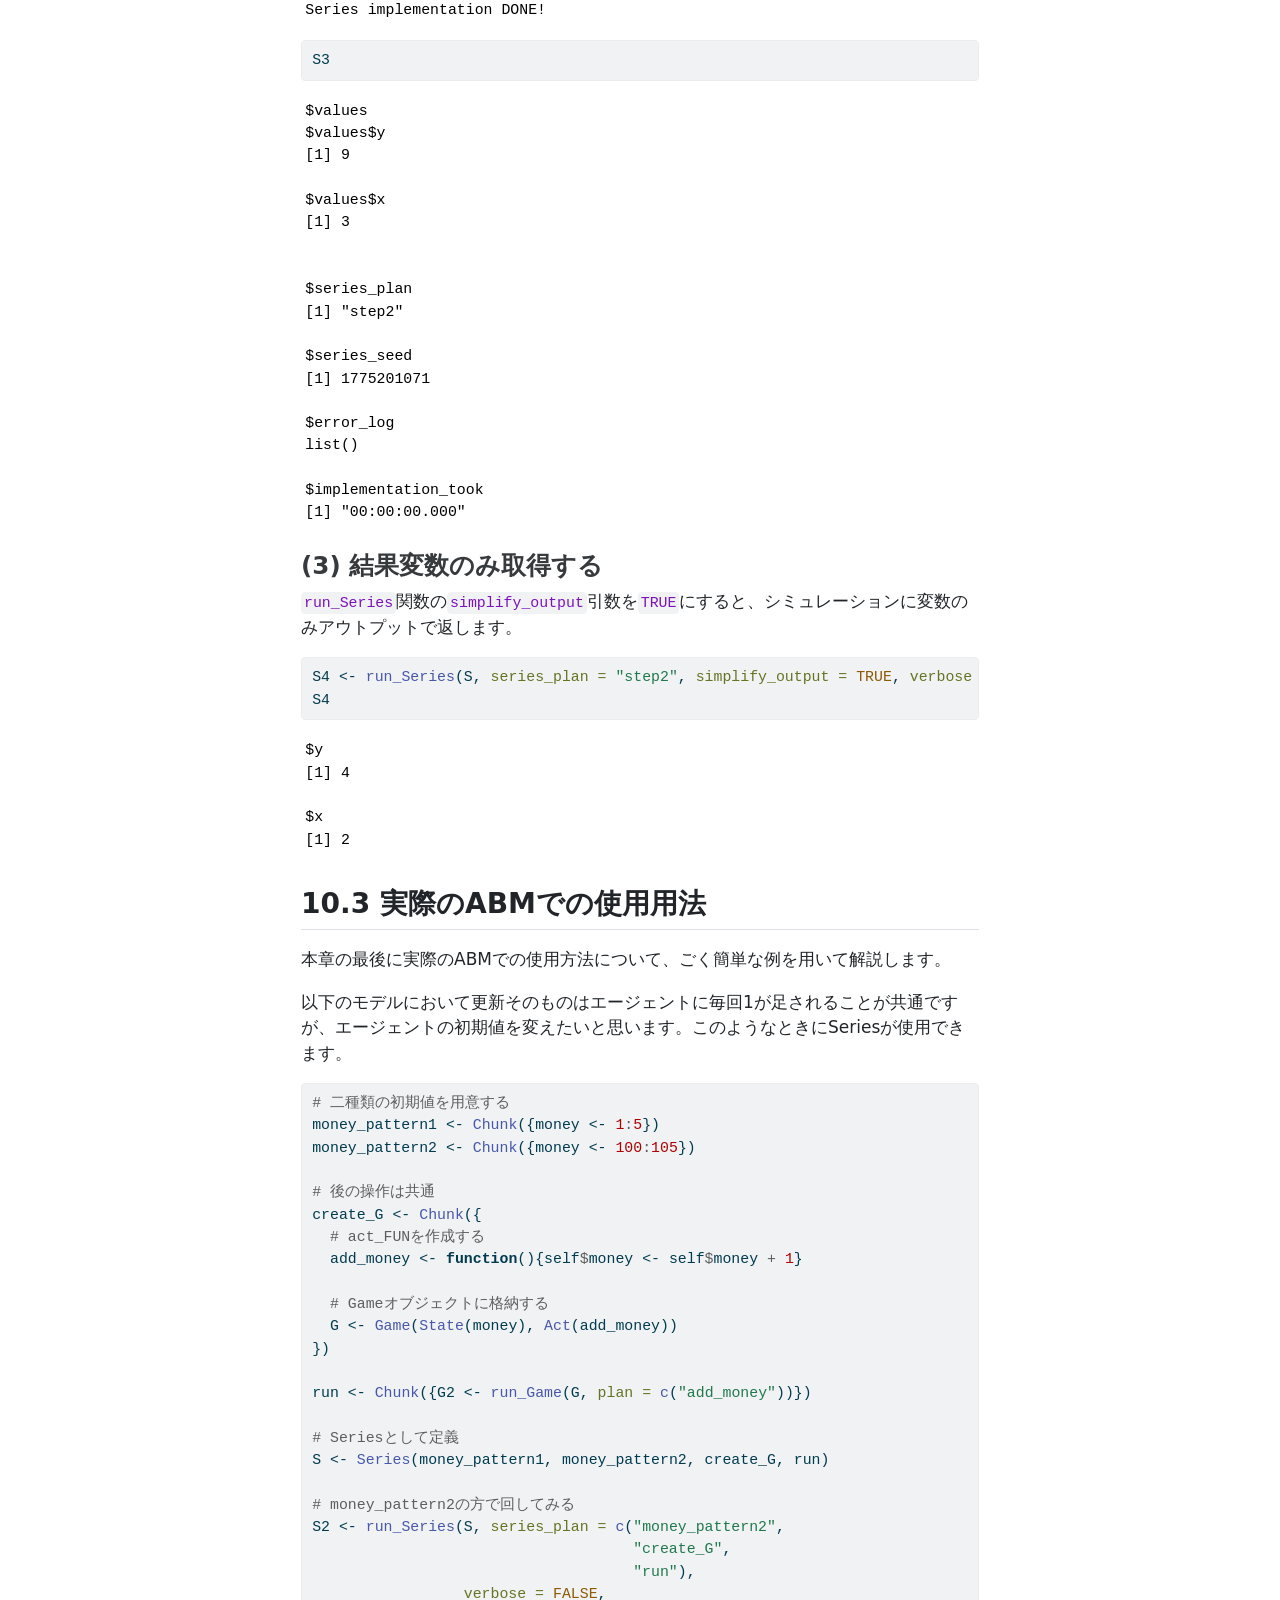
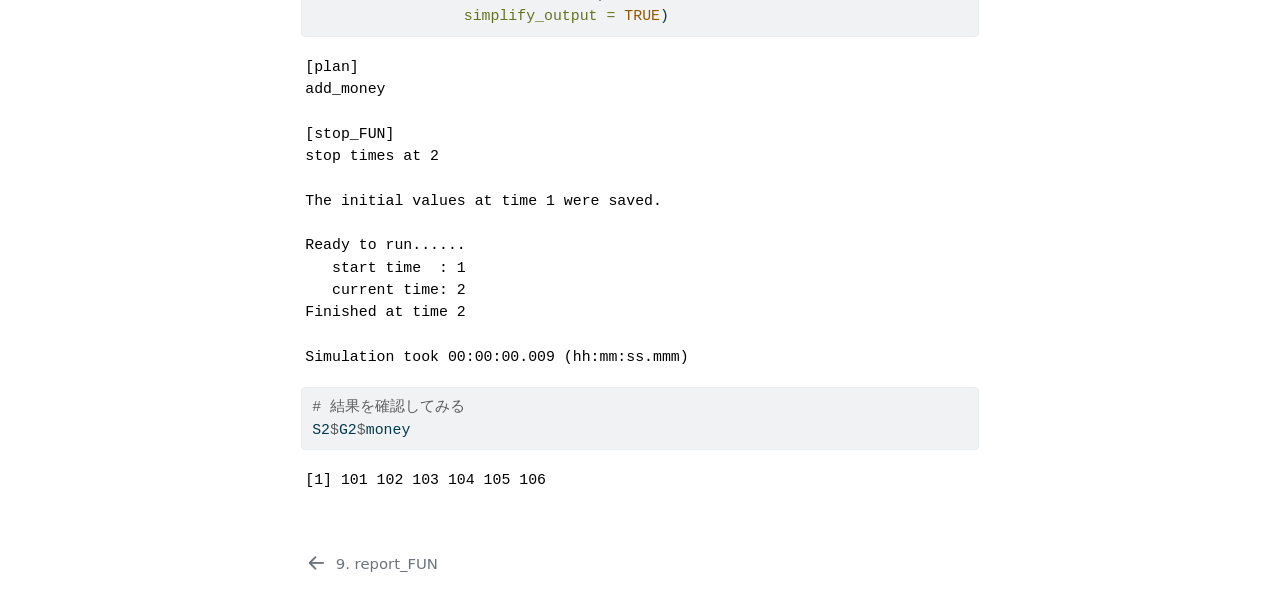
<file: docs/Series_JP.html>
<!DOCTYPE html>
<html xmlns="http://www.w3.org/1999/xhtml" lang="en" xml:lang="en"><head>

<meta charset="utf-8">
<meta name="generator" content="quarto-1.8.25">

<meta name="viewport" content="width=device-width, initial-scale=1.0, user-scalable=yes">


<title>10. Series – rABM tutorial</title>
<style>
code{white-space: pre-wrap;}
span.smallcaps{font-variant: small-caps;}
div.columns{display: flex; gap: min(4vw, 1.5em);}
div.column{flex: auto; overflow-x: auto;}
div.hanging-indent{margin-left: 1.5em; text-indent: -1.5em;}
ul.task-list{list-style: none;}
ul.task-list li input[type="checkbox"] {
  width: 0.8em;
  margin: 0 0.8em 0.2em -1em; /* quarto-specific, see https://github.com/quarto-dev/quarto-cli/issues/4556 */ 
  vertical-align: middle;
}
/* CSS for syntax highlighting */
html { -webkit-text-size-adjust: 100%; }
pre > code.sourceCode { white-space: pre; position: relative; }
pre > code.sourceCode > span { display: inline-block; line-height: 1.25; }
pre > code.sourceCode > span:empty { height: 1.2em; }
.sourceCode { overflow: visible; }
code.sourceCode > span { color: inherit; text-decoration: inherit; }
div.sourceCode { margin: 1em 0; }
pre.sourceCode { margin: 0; }
@media screen {
div.sourceCode { overflow: auto; }
}
@media print {
pre > code.sourceCode { white-space: pre-wrap; }
pre > code.sourceCode > span { text-indent: -5em; padding-left: 5em; }
}
pre.numberSource code
  { counter-reset: source-line 0; }
pre.numberSource code > span
  { position: relative; left: -4em; counter-increment: source-line; }
pre.numberSource code > span > a:first-child::before
  { content: counter(source-line);
    position: relative; left: -1em; text-align: right; vertical-align: baseline;
    border: none; display: inline-block;
    -webkit-touch-callout: none; -webkit-user-select: none;
    -khtml-user-select: none; -moz-user-select: none;
    -ms-user-select: none; user-select: none;
    padding: 0 4px; width: 4em;
  }
pre.numberSource { margin-left: 3em;  padding-left: 4px; }
div.sourceCode
  {   }
@media screen {
pre > code.sourceCode > span > a:first-child::before { text-decoration: underline; }
}
</style>


<script src="site_libs/quarto-nav/quarto-nav.js"></script>
<script src="site_libs/quarto-nav/headroom.min.js"></script>
<script src="site_libs/clipboard/clipboard.min.js"></script>
<script src="site_libs/quarto-search/autocomplete.umd.js"></script>
<script src="site_libs/quarto-search/fuse.min.js"></script>
<script src="site_libs/quarto-search/quarto-search.js"></script>
<meta name="quarto:offset" content="./">
<link href="./report_FUN_JP.html" rel="prev">
<script src="site_libs/quarto-html/quarto.js" type="module"></script>
<script src="site_libs/quarto-html/tabsets/tabsets.js" type="module"></script>
<script src="site_libs/quarto-html/axe/axe-check.js" type="module"></script>
<script src="site_libs/quarto-html/popper.min.js"></script>
<script src="site_libs/quarto-html/tippy.umd.min.js"></script>
<script src="site_libs/quarto-html/anchor.min.js"></script>
<link href="site_libs/quarto-html/tippy.css" rel="stylesheet">
<link href="site_libs/quarto-html/quarto-syntax-highlighting-7b89279ff1a6dce999919e0e67d4d9ec.css" rel="stylesheet" id="quarto-text-highlighting-styles">
<script src="site_libs/bootstrap/bootstrap.min.js"></script>
<link href="site_libs/bootstrap/bootstrap-icons.css" rel="stylesheet">
<link href="site_libs/bootstrap/bootstrap-d9ea66fcd6c317012447f26e9c021348.min.css" rel="stylesheet" append-hash="true" id="quarto-bootstrap" data-mode="light">
<script id="quarto-search-options" type="application/json">{
  "location": "sidebar",
  "copy-button": false,
  "collapse-after": 3,
  "panel-placement": "start",
  "type": "textbox",
  "limit": 50,
  "keyboard-shortcut": [
    "f",
    "/",
    "s"
  ],
  "show-item-context": false,
  "language": {
    "search-no-results-text": "No results",
    "search-matching-documents-text": "matching documents",
    "search-copy-link-title": "Copy link to search",
    "search-hide-matches-text": "Hide additional matches",
    "search-more-match-text": "more match in this document",
    "search-more-matches-text": "more matches in this document",
    "search-clear-button-title": "Clear",
    "search-text-placeholder": "",
    "search-detached-cancel-button-title": "Cancel",
    "search-submit-button-title": "Submit",
    "search-label": "Search"
  }
}</script>


</head>

<body class="nav-sidebar floating quarto-light">

<div id="quarto-search-results"></div>
  <header id="quarto-header" class="headroom fixed-top">
  <nav class="quarto-secondary-nav">
    <div class="container-fluid d-flex">
      <button type="button" class="quarto-btn-toggle btn" data-bs-toggle="collapse" role="button" data-bs-target=".quarto-sidebar-collapse-item" aria-controls="quarto-sidebar" aria-expanded="false" aria-label="Toggle sidebar navigation" onclick="if (window.quartoToggleHeadroom) { window.quartoToggleHeadroom(); }">
        <i class="bi bi-layout-text-sidebar-reverse"></i>
      </button>
        <nav class="quarto-page-breadcrumbs" aria-label="breadcrumb"><ol class="breadcrumb"><li class="breadcrumb-item"><a href="./Series_JP.html"><span class="chapter-title">10. Series</span></a></li></ol></nav>
        <a class="flex-grow-1" role="navigation" data-bs-toggle="collapse" data-bs-target=".quarto-sidebar-collapse-item" aria-controls="quarto-sidebar" aria-expanded="false" aria-label="Toggle sidebar navigation" onclick="if (window.quartoToggleHeadroom) { window.quartoToggleHeadroom(); }">      
        </a>
      <button type="button" class="btn quarto-search-button" aria-label="Search" onclick="window.quartoOpenSearch();">
        <i class="bi bi-search"></i>
      </button>
    </div>
  </nav>
</header>
<!-- content -->
<div id="quarto-content" class="quarto-container page-columns page-rows-contents page-layout-article">
<!-- sidebar -->
  <nav id="quarto-sidebar" class="sidebar collapse collapse-horizontal quarto-sidebar-collapse-item sidebar-navigation floating overflow-auto">
    <div class="pt-lg-2 mt-2 text-left sidebar-header sidebar-header-stacked">
      <a href="./index.html" class="sidebar-logo-link">
      </a>
    <div class="sidebar-title mb-0 py-0">
      <a href="./">rABM tutorial</a> 
    </div>
      </div>
        <div class="mt-2 flex-shrink-0 align-items-center">
        <div class="sidebar-search">
        <div id="quarto-search" class="" title="Search"></div>
        </div>
        </div>
    <div class="sidebar-menu-container"> 
    <ul class="list-unstyled mt-1">
        <li class="sidebar-item">
  <div class="sidebar-item-container"> 
  <a href="./index.html" class="sidebar-item-text sidebar-link"><span class="chapter-title">rABM Tutorial</span></a>
  </div>
</li>
        <li class="sidebar-item">
  <div class="sidebar-item-container"> 
  <a href="./quick_start_JP.html" class="sidebar-item-text sidebar-link"><span class="chapter-title">1. Quick Start Guide</span></a>
  </div>
</li>
        <li class="sidebar-item">
  <div class="sidebar-item-container"> 
  <a href="./model_library_JP.html" class="sidebar-item-text sidebar-link"><span class="chapter-title">2. モデルライブラリの使い方</span></a>
  </div>
</li>
        <li class="sidebar-item">
  <div class="sidebar-item-container"> 
  <a href="./rABM_classes_JP.html" class="sidebar-item-text sidebar-link"><span class="chapter-title">3. rABMオブジェクトの構成</span></a>
  </div>
</li>
        <li class="sidebar-item">
  <div class="sidebar-item-container"> 
  <a href="./state_JP.html" class="sidebar-item-text sidebar-link"><span class="chapter-title">4. State &amp; Active State</span></a>
  </div>
</li>
        <li class="sidebar-item">
  <div class="sidebar-item-container"> 
  <a href="./plot_FUN_JP.html" class="sidebar-item-text sidebar-link"><span class="chapter-title">5. plot_FUNについて</span></a>
  </div>
</li>
        <li class="sidebar-item">
  <div class="sidebar-item-container"> 
  <a href="./act_FUN_JP.html" class="sidebar-item-text sidebar-link"><span class="chapter-title">6. act_FUN</span></a>
  </div>
</li>
        <li class="sidebar-item">
  <div class="sidebar-item-container"> 
  <a href="./run_Game_JP.html" class="sidebar-item-text sidebar-link"><span class="chapter-title">7. run_Game</span></a>
  </div>
</li>
        <li class="sidebar-item">
  <div class="sidebar-item-container"> 
  <a href="./stop_FUN_JP.html" class="sidebar-item-text sidebar-link"><span class="chapter-title">8. Stop_FUN</span></a>
  </div>
</li>
        <li class="sidebar-item">
  <div class="sidebar-item-container"> 
  <a href="./report_FUN_JP.html" class="sidebar-item-text sidebar-link"><span class="chapter-title">9. report_FUN</span></a>
  </div>
</li>
        <li class="sidebar-item">
  <div class="sidebar-item-container"> 
  <a href="./Series_JP.html" class="sidebar-item-text sidebar-link active"><span class="chapter-title">10. Series</span></a>
  </div>
</li>
    </ul>
    </div>
</nav>
<div id="quarto-sidebar-glass" class="quarto-sidebar-collapse-item" data-bs-toggle="collapse" data-bs-target=".quarto-sidebar-collapse-item"></div>
<!-- margin-sidebar -->
    <div id="quarto-margin-sidebar" class="sidebar margin-sidebar">
        <nav id="TOC" role="doc-toc" class="toc-active">
    <h2 id="toc-title">Table of contents</h2>
   
  <ul>
  <li><a href="#seriesについて" id="toc-seriesについて" class="nav-link active" data-scroll-target="#seriesについて">10.1 Seriesについて</a>
  <ul class="collapse">
  <li><a href="#目的" id="toc-目的" class="nav-link" data-scroll-target="#目的">(1) 目的</a></li>
  <li><a href="#基礎的な使用方法" id="toc-基礎的な使用方法" class="nav-link" data-scroll-target="#基礎的な使用方法">(2) 基礎的な使用方法</a></li>
  </ul></li>
  <li><a href="#応用的な利用方法" id="toc-応用的な利用方法" class="nav-link" data-scroll-target="#応用的な利用方法">10.2 応用的な利用方法</a>
  <ul class="collapse">
  <li><a href="#複数のchunkを用意しておきrunごとに変える" id="toc-複数のchunkを用意しておきrunごとに変える" class="nav-link" data-scroll-target="#複数のchunkを用意しておきrunごとに変える">(1) 複数のChunkを用意しておき、runごとに変える</a></li>
  <li><a href="#default値を指定しておく" id="toc-default値を指定しておく" class="nav-link" data-scroll-target="#default値を指定しておく">(2) default値を指定しておく</a></li>
  <li><a href="#結果変数のみ取得する" id="toc-結果変数のみ取得する" class="nav-link" data-scroll-target="#結果変数のみ取得する">(3) 結果変数のみ取得する</a></li>
  </ul></li>
  <li><a href="#実際のabmでの使用用法" id="toc-実際のabmでの使用用法" class="nav-link" data-scroll-target="#実際のabmでの使用用法">10.3 実際のABMでの使用用法</a></li>
  </ul>
</nav>
    </div>
<!-- main -->
<main class="content" id="quarto-document-content">

<header id="title-block-header" class="quarto-title-block default">
<div class="quarto-title">
<h1 class="title"><span class="chapter-title">10. Series</span></h1>
</div>



<div class="quarto-title-meta">

    
  
    
  </div>
  


</header>


<div class="callout callout-style-default callout-note callout-titled">
<div class="callout-header d-flex align-content-center">
<div class="callout-icon-container">
<i class="callout-icon"></i>
</div>
<div class="callout-title-container flex-fill">
Note
</div>
</div>
<div class="callout-body-container callout-body">
<p>ここまで解説した機能でABMを回すことはできますが、この章では一連の設定を自動化して実行するSeriesという機能を紹介します。はじめにSeriesについて概観し、実際に簡単な例で実際の使い方を解説します。</p>
</div>
</div>
<section id="seriesについて" class="level2">
<h2 class="anchored" data-anchor-id="seriesについて">10.1 Seriesについて</h2>
<section id="目的" class="level3">
<h3 class="anchored" data-anchor-id="目的">(1) 目的</h3>
<p><strong>Series</strong>はここまで解説した一連のrABMの設定や実行に関するスクリプトを<strong>chunk</strong>として保存し、任意の<strong>chunk</strong>を組み合わせて実行する機能です。この機能は大きく二つの目的で使用することができます。</p>
<ul>
<li><p><strong>Game</strong>オブジェクトを<code>run_Game</code>によって回すだけではなく、変数やフィールドの設定からの一連の流れで毎回のシミュレーションを回す場合</p></li>
<li><p>ABMの実行が一度の<code>run_Game</code>を実行するだけでは終了せず、複数の<code>run_Game</code>を組み合わせる必要がある場合（たとえばいったん収束値に至ったうえで、そこに何らかのランダムな変化を**State**フィールドに与えて、さらに<code>run_Game</code>を実行する場合など）</p></li>
</ul>
</section>
<section id="基礎的な使用方法" class="level3">
<h3 class="anchored" data-anchor-id="基礎的な使用方法">(2) 基礎的な使用方法</h3>
<p>SeriesはABMに関するものだけではなく、通常のスクリプトに関しても使用することができます。概要を掴むうえでは、こちらの方が分かりやすいため、以下の例では、通常の簡単なスクリプトを<strong>Series</strong>として実行しています。</p>
<div class="cell">
<div class="code-copy-outer-scaffold"><div class="sourceCode cell-code" id="cb1"><pre class="sourceCode r code-with-copy"><code class="sourceCode r"><span id="cb1-1"><a href="#cb1-1" aria-hidden="true" tabindex="-1"></a><span class="fu">library</span>(rABM)</span></code></pre></div><button title="Copy to Clipboard" class="code-copy-button"><i class="bi"></i></button></div>
</div>
<p>はじめに各スクリプトを<code>Chunk({...})</code>としてくくります。なお1行のみのスクリプトは<code>Chunk(x &lt;- 1)</code>のように書いても内部で処理されますが2行以上の場合にはエラーになります。したがって、常に<code>{ }</code>でくくる癖をつけたほうが無難です。</p>
<div class="cell">
<div class="code-copy-outer-scaffold"><div class="sourceCode cell-code" id="cb2"><pre class="sourceCode r code-with-copy"><code class="sourceCode r"><span id="cb2-1"><a href="#cb2-1" aria-hidden="true" tabindex="-1"></a><span class="co"># チャンクを</span></span>
<span id="cb2-2"><a href="#cb2-2" aria-hidden="true" tabindex="-1"></a>step1 <span class="ot">&lt;-</span> <span class="fu">Chunk</span>({</span>
<span id="cb2-3"><a href="#cb2-3" aria-hidden="true" tabindex="-1"></a>  x <span class="ot">&lt;-</span> <span class="dv">1</span></span>
<span id="cb2-4"><a href="#cb2-4" aria-hidden="true" tabindex="-1"></a>})</span>
<span id="cb2-5"><a href="#cb2-5" aria-hidden="true" tabindex="-1"></a></span>
<span id="cb2-6"><a href="#cb2-6" aria-hidden="true" tabindex="-1"></a>step2 <span class="ot">&lt;-</span> <span class="fu">Chunk</span>({</span>
<span id="cb2-7"><a href="#cb2-7" aria-hidden="true" tabindex="-1"></a>  y <span class="ot">&lt;-</span> x <span class="sc">+</span> <span class="dv">1</span></span>
<span id="cb2-8"><a href="#cb2-8" aria-hidden="true" tabindex="-1"></a>})</span>
<span id="cb2-9"><a href="#cb2-9" aria-hidden="true" tabindex="-1"></a></span>
<span id="cb2-10"><a href="#cb2-10" aria-hidden="true" tabindex="-1"></a>step3 <span class="ot">&lt;-</span> <span class="fu">Chunk</span>({</span>
<span id="cb2-11"><a href="#cb2-11" aria-hidden="true" tabindex="-1"></a>  z <span class="ot">&lt;-</span> y <span class="sc">+</span> <span class="dv">1</span></span>
<span id="cb2-12"><a href="#cb2-12" aria-hidden="true" tabindex="-1"></a>})</span></code></pre></div><button title="Copy to Clipboard" class="code-copy-button"><i class="bi"></i></button></div>
</div>
<p>これらの各Chunkを<code>Series()</code>として定義することで、<strong>Series</strong>オブジェクトが作成されます。</p>
<div class="cell">
<div class="code-copy-outer-scaffold"><div class="sourceCode cell-code" id="cb3"><pre class="sourceCode r code-with-copy"><code class="sourceCode r"><span id="cb3-1"><a href="#cb3-1" aria-hidden="true" tabindex="-1"></a>S <span class="ot">&lt;-</span> <span class="fu">Series</span>(step1, step2, step3)</span></code></pre></div><button title="Copy to Clipboard" class="code-copy-button"><i class="bi"></i></button></div>
</div>
<p>このSeriesオブジェクトの中身は、通常通りプリントすることで確認できます。</p>
<div class="cell">
<div class="code-copy-outer-scaffold"><div class="sourceCode cell-code" id="cb4"><pre class="sourceCode r code-with-copy"><code class="sourceCode r"><span id="cb4-1"><a href="#cb4-1" aria-hidden="true" tabindex="-1"></a>S</span></code></pre></div><button title="Copy to Clipboard" class="code-copy-button"><i class="bi"></i></button></div>
<div class="cell-output cell-output-stdout">
<pre><code>&lt;Series&gt;
[chunks]
$step1
{
    x &lt;- 1
}

$step2
{
    y &lt;- x + 1
}

$step3
{
    z &lt;- y + 1
}

[default]
  (none)
-------------------
n of chunks  : 3 
  chunks     : step1, step2, step3 
n of defaults: 0 
  defaults   :  
-------------------</code></pre>
</div>
</div>
<p><strong>Series</strong>オブジェクトは、<code>run_Series()</code>関数で、実行することができます。</p>
<div class="cell">
<div class="code-copy-outer-scaffold"><div class="sourceCode cell-code" id="cb6"><pre class="sourceCode r code-with-copy"><code class="sourceCode r"><span id="cb6-1"><a href="#cb6-1" aria-hidden="true" tabindex="-1"></a>S2 <span class="ot">&lt;-</span> <span class="fu">run_Series</span>(<span class="at">Series =</span> S)</span></code></pre></div><button title="Copy to Clipboard" class="code-copy-button"><i class="bi"></i></button></div>
<div class="cell-output cell-output-stdout">
<pre><code>[Series plan]
step1 -&gt; step2 -&gt; step3 

Series implementing...
  Step 1: step1
  Step 2: step2
  Step 3: step3
Series implementation DONE!</code></pre>
</div>
</div>
<p>アウトプットが格納された<code>S2</code>オブジェクトには、<code>run_Series</code>が実行された環境下での値が<code>$values</code>という中に格納されています。</p>
<div class="cell">
<div class="code-copy-outer-scaffold"><div class="sourceCode cell-code" id="cb8"><pre class="sourceCode r code-with-copy"><code class="sourceCode r"><span id="cb8-1"><a href="#cb8-1" aria-hidden="true" tabindex="-1"></a>S2</span></code></pre></div><button title="Copy to Clipboard" class="code-copy-button"><i class="bi"></i></button></div>
<div class="cell-output cell-output-stdout">
<pre><code>$values
$values$z
[1] 3

$values$y
[1] 2

$values$x
[1] 1


$series_plan
[1] "step1" "step2" "step3"

$series_seed
[1] 1775201070

$error_log
list()

$implementation_took
[1] "00:00:00.000"</code></pre>
</div>
</div>
</section>
</section>
<section id="応用的な利用方法" class="level2">
<h2 class="anchored" data-anchor-id="応用的な利用方法">10.2 応用的な利用方法</h2>
<section id="複数のchunkを用意しておきrunごとに変える" class="level3">
<h3 class="anchored" data-anchor-id="複数のchunkを用意しておきrunごとに変える">(1) 複数のChunkを用意しておき、runごとに変える</h3>
<p><code>run_Series</code>では実際に利用するChunkを<code>series_plan</code>で指定することができます。このことを利用して、あらかじめ複数のchunkを用意することで、分析ごとに簡単に変えることができます。</p>
<div class="cell">
<div class="code-copy-outer-scaffold"><div class="sourceCode cell-code" id="cb10"><pre class="sourceCode r code-with-copy"><code class="sourceCode r"><span id="cb10-1"><a href="#cb10-1" aria-hidden="true" tabindex="-1"></a><span class="co"># step1_1とstep1_2を両方用意しておく</span></span>
<span id="cb10-2"><a href="#cb10-2" aria-hidden="true" tabindex="-1"></a>step1_1 <span class="ot">&lt;-</span> <span class="fu">Chunk</span>({x <span class="ot">&lt;-</span> <span class="dv">1</span>})</span>
<span id="cb10-3"><a href="#cb10-3" aria-hidden="true" tabindex="-1"></a>step1_2 <span class="ot">&lt;-</span> <span class="fu">Chunk</span>({x <span class="ot">&lt;-</span> <span class="dv">10</span>})</span>
<span id="cb10-4"><a href="#cb10-4" aria-hidden="true" tabindex="-1"></a>step2   <span class="ot">&lt;-</span> <span class="fu">Chunk</span>({y <span class="ot">&lt;-</span> x<span class="sc">^</span><span class="dv">2</span>})</span>
<span id="cb10-5"><a href="#cb10-5" aria-hidden="true" tabindex="-1"></a></span>
<span id="cb10-6"><a href="#cb10-6" aria-hidden="true" tabindex="-1"></a><span class="co"># Series</span></span>
<span id="cb10-7"><a href="#cb10-7" aria-hidden="true" tabindex="-1"></a>S <span class="ot">&lt;-</span> <span class="fu">Series</span>(step1_1, step1_2, step2)</span>
<span id="cb10-8"><a href="#cb10-8" aria-hidden="true" tabindex="-1"></a></span>
<span id="cb10-9"><a href="#cb10-9" aria-hidden="true" tabindex="-1"></a><span class="co"># step1_1の方を利用して計算する</span></span>
<span id="cb10-10"><a href="#cb10-10" aria-hidden="true" tabindex="-1"></a>S2 <span class="ot">&lt;-</span> <span class="fu">run_Series</span>(S, <span class="at">series_plan =</span> <span class="fu">c</span>(<span class="st">"step1_1"</span>, <span class="st">"step2"</span>))</span></code></pre></div><button title="Copy to Clipboard" class="code-copy-button"><i class="bi"></i></button></div>
<div class="cell-output cell-output-stdout">
<pre><code>[Series plan]
step1_1 -&gt; step2 

Series implementing...
  Step 1: step1_1
  Step 2: step2
Series implementation DONE!</code></pre>
</div>
</div>
<p>上記の例と同様に、<code>step1_2</code>の方を指定することで結果を変えられます。</p>
</section>
<section id="default値を指定しておく" class="level3">
<h3 class="anchored" data-anchor-id="default値を指定しておく">(2) default値を指定しておく</h3>
<p>あらかじめdefault値を指定しておくことで、<code>run_Series</code>の実行時に、その値が環境に存在することを前提に計算がなされます。</p>
<div class="cell">
<div class="code-copy-outer-scaffold"><div class="sourceCode cell-code" id="cb12"><pre class="sourceCode r code-with-copy"><code class="sourceCode r"><span id="cb12-1"><a href="#cb12-1" aria-hidden="true" tabindex="-1"></a><span class="co"># x = 2というdefault値を入れておく</span></span>
<span id="cb12-2"><a href="#cb12-2" aria-hidden="true" tabindex="-1"></a>step2 <span class="ot">&lt;-</span> <span class="fu">Chunk</span>({y <span class="ot">&lt;-</span> x<span class="sc">^</span><span class="dv">2</span>})</span>
<span id="cb12-3"><a href="#cb12-3" aria-hidden="true" tabindex="-1"></a>S <span class="ot">&lt;-</span> <span class="fu">Series</span>(step2, <span class="at">default =</span> <span class="fu">list</span>(<span class="at">x =</span> <span class="dv">2</span>))</span>
<span id="cb12-4"><a href="#cb12-4" aria-hidden="true" tabindex="-1"></a></span>
<span id="cb12-5"><a href="#cb12-5" aria-hidden="true" tabindex="-1"></a><span class="co"># step2だけ回しても、x = 2が環境に存在するため、計算が可能となる</span></span>
<span id="cb12-6"><a href="#cb12-6" aria-hidden="true" tabindex="-1"></a>S2 <span class="ot">&lt;-</span> <span class="fu">run_Series</span>(S, <span class="at">series_plan =</span> <span class="st">"step2"</span>)</span></code></pre></div><button title="Copy to Clipboard" class="code-copy-button"><i class="bi"></i></button></div>
<div class="cell-output cell-output-stdout">
<pre><code>[Series plan]
step2 

Series implementing...
  Step 1: step2
Series implementation DONE!</code></pre>
</div>
<div class="code-copy-outer-scaffold"><div class="sourceCode cell-code" id="cb14"><pre class="sourceCode r code-with-copy"><code class="sourceCode r"><span id="cb14-1"><a href="#cb14-1" aria-hidden="true" tabindex="-1"></a>S2</span></code></pre></div><button title="Copy to Clipboard" class="code-copy-button"><i class="bi"></i></button></div>
<div class="cell-output cell-output-stdout">
<pre><code>$values
$values$y
[1] 4

$values$x
[1] 2


$series_plan
[1] "step2"

$series_seed
[1] 1775201071

$error_log
list()

$implementation_took
[1] "00:00:00.000"</code></pre>
</div>
</div>
<p>Default値を<code>run_Series</code>の引数<code>input</code>を変えることで変更できる。</p>
<div class="cell">
<div class="code-copy-outer-scaffold"><div class="sourceCode cell-code" id="cb16"><pre class="sourceCode r code-with-copy"><code class="sourceCode r"><span id="cb16-1"><a href="#cb16-1" aria-hidden="true" tabindex="-1"></a>S3 <span class="ot">&lt;-</span> <span class="fu">run_Series</span>(S, <span class="at">series_plan =</span> <span class="st">"step2"</span>, <span class="at">input =</span> <span class="fu">list</span>(<span class="at">x =</span> <span class="dv">3</span>))</span></code></pre></div><button title="Copy to Clipboard" class="code-copy-button"><i class="bi"></i></button></div>
<div class="cell-output cell-output-stdout">
<pre><code>[Series plan]
step2 

Series implementing...
  Step 1: step2
Series implementation DONE!</code></pre>
</div>
<div class="code-copy-outer-scaffold"><div class="sourceCode cell-code" id="cb18"><pre class="sourceCode r code-with-copy"><code class="sourceCode r"><span id="cb18-1"><a href="#cb18-1" aria-hidden="true" tabindex="-1"></a>S3</span></code></pre></div><button title="Copy to Clipboard" class="code-copy-button"><i class="bi"></i></button></div>
<div class="cell-output cell-output-stdout">
<pre><code>$values
$values$y
[1] 9

$values$x
[1] 3


$series_plan
[1] "step2"

$series_seed
[1] 1775201071

$error_log
list()

$implementation_took
[1] "00:00:00.000"</code></pre>
</div>
</div>
</section>
<section id="結果変数のみ取得する" class="level3">
<h3 class="anchored" data-anchor-id="結果変数のみ取得する">(3) 結果変数のみ取得する</h3>
<p><code>run_Series</code>関数の<code>simplify_output</code>引数を<code>TRUE</code>にすると、シミュレーションに変数のみアウトプットで返します。</p>
<div class="cell">
<div class="code-copy-outer-scaffold"><div class="sourceCode cell-code" id="cb20"><pre class="sourceCode r code-with-copy"><code class="sourceCode r"><span id="cb20-1"><a href="#cb20-1" aria-hidden="true" tabindex="-1"></a>S4 <span class="ot">&lt;-</span> <span class="fu">run_Series</span>(S, <span class="at">series_plan =</span> <span class="st">"step2"</span>, <span class="at">simplify_output =</span> <span class="cn">TRUE</span>, <span class="at">verbose =</span> <span class="cn">FALSE</span>)</span>
<span id="cb20-2"><a href="#cb20-2" aria-hidden="true" tabindex="-1"></a>S4</span></code></pre></div><button title="Copy to Clipboard" class="code-copy-button"><i class="bi"></i></button></div>
<div class="cell-output cell-output-stdout">
<pre><code>$y
[1] 4

$x
[1] 2</code></pre>
</div>
</div>
</section>
</section>
<section id="実際のabmでの使用用法" class="level2">
<h2 class="anchored" data-anchor-id="実際のabmでの使用用法">10.3 実際のABMでの使用用法</h2>
<p>本章の最後に実際のABMでの使用方法について、ごく簡単な例を用いて解説します。</p>
<p>以下のモデルにおいて更新そのものはエージェントに毎回1が足されることが共通ですが、エージェントの初期値を変えたいと思います。このようなときにSeriesが使用できます。</p>
<div class="cell">
<div class="code-copy-outer-scaffold"><div class="sourceCode cell-code" id="cb22"><pre class="sourceCode r code-with-copy"><code class="sourceCode r"><span id="cb22-1"><a href="#cb22-1" aria-hidden="true" tabindex="-1"></a><span class="co"># 二種類の初期値を用意する</span></span>
<span id="cb22-2"><a href="#cb22-2" aria-hidden="true" tabindex="-1"></a>money_pattern1 <span class="ot">&lt;-</span> <span class="fu">Chunk</span>({money <span class="ot">&lt;-</span> <span class="dv">1</span><span class="sc">:</span><span class="dv">5</span>})</span>
<span id="cb22-3"><a href="#cb22-3" aria-hidden="true" tabindex="-1"></a>money_pattern2 <span class="ot">&lt;-</span> <span class="fu">Chunk</span>({money <span class="ot">&lt;-</span> <span class="dv">100</span><span class="sc">:</span><span class="dv">105</span>})</span>
<span id="cb22-4"><a href="#cb22-4" aria-hidden="true" tabindex="-1"></a></span>
<span id="cb22-5"><a href="#cb22-5" aria-hidden="true" tabindex="-1"></a><span class="co"># 後の操作は共通</span></span>
<span id="cb22-6"><a href="#cb22-6" aria-hidden="true" tabindex="-1"></a>create_G <span class="ot">&lt;-</span> <span class="fu">Chunk</span>({</span>
<span id="cb22-7"><a href="#cb22-7" aria-hidden="true" tabindex="-1"></a>  <span class="co"># act_FUNを作成する</span></span>
<span id="cb22-8"><a href="#cb22-8" aria-hidden="true" tabindex="-1"></a>  add_money <span class="ot">&lt;-</span> <span class="cf">function</span>(){self<span class="sc">$</span>money <span class="ot">&lt;-</span> self<span class="sc">$</span>money <span class="sc">+</span> <span class="dv">1</span>}</span>
<span id="cb22-9"><a href="#cb22-9" aria-hidden="true" tabindex="-1"></a>  </span>
<span id="cb22-10"><a href="#cb22-10" aria-hidden="true" tabindex="-1"></a>  <span class="co"># Gameオブジェクトに格納する</span></span>
<span id="cb22-11"><a href="#cb22-11" aria-hidden="true" tabindex="-1"></a>  G <span class="ot">&lt;-</span> <span class="fu">Game</span>(<span class="fu">State</span>(money), <span class="fu">Act</span>(add_money))</span>
<span id="cb22-12"><a href="#cb22-12" aria-hidden="true" tabindex="-1"></a>})</span>
<span id="cb22-13"><a href="#cb22-13" aria-hidden="true" tabindex="-1"></a></span>
<span id="cb22-14"><a href="#cb22-14" aria-hidden="true" tabindex="-1"></a>run <span class="ot">&lt;-</span> <span class="fu">Chunk</span>({G2 <span class="ot">&lt;-</span> <span class="fu">run_Game</span>(G, <span class="at">plan =</span> <span class="fu">c</span>(<span class="st">"add_money"</span>))})</span>
<span id="cb22-15"><a href="#cb22-15" aria-hidden="true" tabindex="-1"></a></span>
<span id="cb22-16"><a href="#cb22-16" aria-hidden="true" tabindex="-1"></a><span class="co"># Seriesとして定義</span></span>
<span id="cb22-17"><a href="#cb22-17" aria-hidden="true" tabindex="-1"></a>S <span class="ot">&lt;-</span> <span class="fu">Series</span>(money_pattern1, money_pattern2, create_G, run)</span>
<span id="cb22-18"><a href="#cb22-18" aria-hidden="true" tabindex="-1"></a></span>
<span id="cb22-19"><a href="#cb22-19" aria-hidden="true" tabindex="-1"></a><span class="co"># money_pattern2の方で回してみる</span></span>
<span id="cb22-20"><a href="#cb22-20" aria-hidden="true" tabindex="-1"></a>S2 <span class="ot">&lt;-</span> <span class="fu">run_Series</span>(S, <span class="at">series_plan =</span> <span class="fu">c</span>(<span class="st">"money_pattern2"</span>, </span>
<span id="cb22-21"><a href="#cb22-21" aria-hidden="true" tabindex="-1"></a>                                    <span class="st">"create_G"</span>,</span>
<span id="cb22-22"><a href="#cb22-22" aria-hidden="true" tabindex="-1"></a>                                    <span class="st">"run"</span>),</span>
<span id="cb22-23"><a href="#cb22-23" aria-hidden="true" tabindex="-1"></a>                 <span class="at">verbose =</span> <span class="cn">FALSE</span>,</span>
<span id="cb22-24"><a href="#cb22-24" aria-hidden="true" tabindex="-1"></a>                 <span class="at">simplify_output =</span> <span class="cn">TRUE</span>)</span></code></pre></div><button title="Copy to Clipboard" class="code-copy-button"><i class="bi"></i></button></div>
<div class="cell-output cell-output-stdout">
<pre><code>[plan] 
add_money
 
[stop_FUN] 
stop times at 2

The initial values at time 1 were saved.

Ready to run......
   start time  : 1
   current time: 2
Finished at time 2 

Simulation took 00:00:00.009 (hh:mm:ss.mmm)</code></pre>
</div>
<div class="code-copy-outer-scaffold"><div class="sourceCode cell-code" id="cb24"><pre class="sourceCode r code-with-copy"><code class="sourceCode r"><span id="cb24-1"><a href="#cb24-1" aria-hidden="true" tabindex="-1"></a><span class="co"># 結果を確認してみる</span></span>
<span id="cb24-2"><a href="#cb24-2" aria-hidden="true" tabindex="-1"></a>S2<span class="sc">$</span>G2<span class="sc">$</span>money</span></code></pre></div><button title="Copy to Clipboard" class="code-copy-button"><i class="bi"></i></button></div>
<div class="cell-output cell-output-stdout">
<pre><code>[1] 101 102 103 104 105 106</code></pre>
</div>
</div>


</section>

</main> <!-- /main -->
<script id="quarto-html-after-body" type="application/javascript">
  window.document.addEventListener("DOMContentLoaded", function (event) {
    const icon = "";
    const anchorJS = new window.AnchorJS();
    anchorJS.options = {
      placement: 'right',
      icon: icon
    };
    anchorJS.add('.anchored');
    const isCodeAnnotation = (el) => {
      for (const clz of el.classList) {
        if (clz.startsWith('code-annotation-')) {                     
          return true;
        }
      }
      return false;
    }
    const onCopySuccess = function(e) {
      // button target
      const button = e.trigger;
      // don't keep focus
      button.blur();
      // flash "checked"
      button.classList.add('code-copy-button-checked');
      var currentTitle = button.getAttribute("title");
      button.setAttribute("title", "Copied!");
      let tooltip;
      if (window.bootstrap) {
        button.setAttribute("data-bs-toggle", "tooltip");
        button.setAttribute("data-bs-placement", "left");
        button.setAttribute("data-bs-title", "Copied!");
        tooltip = new bootstrap.Tooltip(button, 
          { trigger: "manual", 
            customClass: "code-copy-button-tooltip",
            offset: [0, -8]});
        tooltip.show();    
      }
      setTimeout(function() {
        if (tooltip) {
          tooltip.hide();
          button.removeAttribute("data-bs-title");
          button.removeAttribute("data-bs-toggle");
          button.removeAttribute("data-bs-placement");
        }
        button.setAttribute("title", currentTitle);
        button.classList.remove('code-copy-button-checked');
      }, 1000);
      // clear code selection
      e.clearSelection();
    }
    const getTextToCopy = function(trigger) {
      const outerScaffold = trigger.parentElement.cloneNode(true);
      const codeEl = outerScaffold.querySelector('code');
      for (const childEl of codeEl.children) {
        if (isCodeAnnotation(childEl)) {
          childEl.remove();
        }
      }
      return codeEl.innerText;
    }
    const clipboard = new window.ClipboardJS('.code-copy-button:not([data-in-quarto-modal])', {
      text: getTextToCopy
    });
    clipboard.on('success', onCopySuccess);
    if (window.document.getElementById('quarto-embedded-source-code-modal')) {
      const clipboardModal = new window.ClipboardJS('.code-copy-button[data-in-quarto-modal]', {
        text: getTextToCopy,
        container: window.document.getElementById('quarto-embedded-source-code-modal')
      });
      clipboardModal.on('success', onCopySuccess);
    }
      var localhostRegex = new RegExp(/^(?:http|https):\/\/localhost\:?[0-9]*\//);
      var mailtoRegex = new RegExp(/^mailto:/);
        var filterRegex = new RegExp('/' + window.location.host + '/');
      var isInternal = (href) => {
          return filterRegex.test(href) || localhostRegex.test(href) || mailtoRegex.test(href);
      }
      // Inspect non-navigation links and adorn them if external
     var links = window.document.querySelectorAll('a[href]:not(.nav-link):not(.navbar-brand):not(.toc-action):not(.sidebar-link):not(.sidebar-item-toggle):not(.pagination-link):not(.no-external):not([aria-hidden]):not(.dropdown-item):not(.quarto-navigation-tool):not(.about-link)');
      for (var i=0; i<links.length; i++) {
        const link = links[i];
        if (!isInternal(link.href)) {
          // undo the damage that might have been done by quarto-nav.js in the case of
          // links that we want to consider external
          if (link.dataset.originalHref !== undefined) {
            link.href = link.dataset.originalHref;
          }
        }
      }
    function tippyHover(el, contentFn, onTriggerFn, onUntriggerFn) {
      const config = {
        allowHTML: true,
        maxWidth: 500,
        delay: 100,
        arrow: false,
        appendTo: function(el) {
            return el.parentElement;
        },
        interactive: true,
        interactiveBorder: 10,
        theme: 'quarto',
        placement: 'bottom-start',
      };
      if (contentFn) {
        config.content = contentFn;
      }
      if (onTriggerFn) {
        config.onTrigger = onTriggerFn;
      }
      if (onUntriggerFn) {
        config.onUntrigger = onUntriggerFn;
      }
      window.tippy(el, config); 
    }
    const noterefs = window.document.querySelectorAll('a[role="doc-noteref"]');
    for (var i=0; i<noterefs.length; i++) {
      const ref = noterefs[i];
      tippyHover(ref, function() {
        // use id or data attribute instead here
        let href = ref.getAttribute('data-footnote-href') || ref.getAttribute('href');
        try { href = new URL(href).hash; } catch {}
        const id = href.replace(/^#\/?/, "");
        const note = window.document.getElementById(id);
        if (note) {
          return note.innerHTML;
        } else {
          return "";
        }
      });
    }
    const xrefs = window.document.querySelectorAll('a.quarto-xref');
    const processXRef = (id, note) => {
      // Strip column container classes
      const stripColumnClz = (el) => {
        el.classList.remove("page-full", "page-columns");
        if (el.children) {
          for (const child of el.children) {
            stripColumnClz(child);
          }
        }
      }
      stripColumnClz(note)
      if (id === null || id.startsWith('sec-')) {
        // Special case sections, only their first couple elements
        const container = document.createElement("div");
        if (note.children && note.children.length > 2) {
          container.appendChild(note.children[0].cloneNode(true));
          for (let i = 1; i < note.children.length; i++) {
            const child = note.children[i];
            if (child.tagName === "P" && child.innerText === "") {
              continue;
            } else {
              container.appendChild(child.cloneNode(true));
              break;
            }
          }
          if (window.Quarto?.typesetMath) {
            window.Quarto.typesetMath(container);
          }
          return container.innerHTML
        } else {
          if (window.Quarto?.typesetMath) {
            window.Quarto.typesetMath(note);
          }
          return note.innerHTML;
        }
      } else {
        // Remove any anchor links if they are present
        const anchorLink = note.querySelector('a.anchorjs-link');
        if (anchorLink) {
          anchorLink.remove();
        }
        if (window.Quarto?.typesetMath) {
          window.Quarto.typesetMath(note);
        }
        if (note.classList.contains("callout")) {
          return note.outerHTML;
        } else {
          return note.innerHTML;
        }
      }
    }
    for (var i=0; i<xrefs.length; i++) {
      const xref = xrefs[i];
      tippyHover(xref, undefined, function(instance) {
        instance.disable();
        let url = xref.getAttribute('href');
        let hash = undefined; 
        if (url.startsWith('#')) {
          hash = url;
        } else {
          try { hash = new URL(url).hash; } catch {}
        }
        if (hash) {
          const id = hash.replace(/^#\/?/, "");
          const note = window.document.getElementById(id);
          if (note !== null) {
            try {
              const html = processXRef(id, note.cloneNode(true));
              instance.setContent(html);
            } finally {
              instance.enable();
              instance.show();
            }
          } else {
            // See if we can fetch this
            fetch(url.split('#')[0])
            .then(res => res.text())
            .then(html => {
              const parser = new DOMParser();
              const htmlDoc = parser.parseFromString(html, "text/html");
              const note = htmlDoc.getElementById(id);
              if (note !== null) {
                const html = processXRef(id, note);
                instance.setContent(html);
              } 
            }).finally(() => {
              instance.enable();
              instance.show();
            });
          }
        } else {
          // See if we can fetch a full url (with no hash to target)
          // This is a special case and we should probably do some content thinning / targeting
          fetch(url)
          .then(res => res.text())
          .then(html => {
            const parser = new DOMParser();
            const htmlDoc = parser.parseFromString(html, "text/html");
            const note = htmlDoc.querySelector('main.content');
            if (note !== null) {
              // This should only happen for chapter cross references
              // (since there is no id in the URL)
              // remove the first header
              if (note.children.length > 0 && note.children[0].tagName === "HEADER") {
                note.children[0].remove();
              }
              const html = processXRef(null, note);
              instance.setContent(html);
            } 
          }).finally(() => {
            instance.enable();
            instance.show();
          });
        }
      }, function(instance) {
      });
    }
        let selectedAnnoteEl;
        const selectorForAnnotation = ( cell, annotation) => {
          let cellAttr = 'data-code-cell="' + cell + '"';
          let lineAttr = 'data-code-annotation="' +  annotation + '"';
          const selector = 'span[' + cellAttr + '][' + lineAttr + ']';
          return selector;
        }
        const selectCodeLines = (annoteEl) => {
          const doc = window.document;
          const targetCell = annoteEl.getAttribute("data-target-cell");
          const targetAnnotation = annoteEl.getAttribute("data-target-annotation");
          const annoteSpan = window.document.querySelector(selectorForAnnotation(targetCell, targetAnnotation));
          const lines = annoteSpan.getAttribute("data-code-lines").split(",");
          const lineIds = lines.map((line) => {
            return targetCell + "-" + line;
          })
          let top = null;
          let height = null;
          let parent = null;
          if (lineIds.length > 0) {
              //compute the position of the single el (top and bottom and make a div)
              const el = window.document.getElementById(lineIds[0]);
              top = el.offsetTop;
              height = el.offsetHeight;
              parent = el.parentElement.parentElement;
            if (lineIds.length > 1) {
              const lastEl = window.document.getElementById(lineIds[lineIds.length - 1]);
              const bottom = lastEl.offsetTop + lastEl.offsetHeight;
              height = bottom - top;
            }
            if (top !== null && height !== null && parent !== null) {
              // cook up a div (if necessary) and position it 
              let div = window.document.getElementById("code-annotation-line-highlight");
              if (div === null) {
                div = window.document.createElement("div");
                div.setAttribute("id", "code-annotation-line-highlight");
                div.style.position = 'absolute';
                parent.appendChild(div);
              }
              div.style.top = top - 2 + "px";
              div.style.height = height + 4 + "px";
              div.style.left = 0;
              let gutterDiv = window.document.getElementById("code-annotation-line-highlight-gutter");
              if (gutterDiv === null) {
                gutterDiv = window.document.createElement("div");
                gutterDiv.setAttribute("id", "code-annotation-line-highlight-gutter");
                gutterDiv.style.position = 'absolute';
                const codeCell = window.document.getElementById(targetCell);
                const gutter = codeCell.querySelector('.code-annotation-gutter');
                gutter.appendChild(gutterDiv);
              }
              gutterDiv.style.top = top - 2 + "px";
              gutterDiv.style.height = height + 4 + "px";
            }
            selectedAnnoteEl = annoteEl;
          }
        };
        const unselectCodeLines = () => {
          const elementsIds = ["code-annotation-line-highlight", "code-annotation-line-highlight-gutter"];
          elementsIds.forEach((elId) => {
            const div = window.document.getElementById(elId);
            if (div) {
              div.remove();
            }
          });
          selectedAnnoteEl = undefined;
        };
          // Handle positioning of the toggle
      window.addEventListener(
        "resize",
        throttle(() => {
          elRect = undefined;
          if (selectedAnnoteEl) {
            selectCodeLines(selectedAnnoteEl);
          }
        }, 10)
      );
      function throttle(fn, ms) {
      let throttle = false;
      let timer;
        return (...args) => {
          if(!throttle) { // first call gets through
              fn.apply(this, args);
              throttle = true;
          } else { // all the others get throttled
              if(timer) clearTimeout(timer); // cancel #2
              timer = setTimeout(() => {
                fn.apply(this, args);
                timer = throttle = false;
              }, ms);
          }
        };
      }
        // Attach click handler to the DT
        const annoteDls = window.document.querySelectorAll('dt[data-target-cell]');
        for (const annoteDlNode of annoteDls) {
          annoteDlNode.addEventListener('click', (event) => {
            const clickedEl = event.target;
            if (clickedEl !== selectedAnnoteEl) {
              unselectCodeLines();
              const activeEl = window.document.querySelector('dt[data-target-cell].code-annotation-active');
              if (activeEl) {
                activeEl.classList.remove('code-annotation-active');
              }
              selectCodeLines(clickedEl);
              clickedEl.classList.add('code-annotation-active');
            } else {
              // Unselect the line
              unselectCodeLines();
              clickedEl.classList.remove('code-annotation-active');
            }
          });
        }
    const findCites = (el) => {
      const parentEl = el.parentElement;
      if (parentEl) {
        const cites = parentEl.dataset.cites;
        if (cites) {
          return {
            el,
            cites: cites.split(' ')
          };
        } else {
          return findCites(el.parentElement)
        }
      } else {
        return undefined;
      }
    };
    var bibliorefs = window.document.querySelectorAll('a[role="doc-biblioref"]');
    for (var i=0; i<bibliorefs.length; i++) {
      const ref = bibliorefs[i];
      const citeInfo = findCites(ref);
      if (citeInfo) {
        tippyHover(citeInfo.el, function() {
          var popup = window.document.createElement('div');
          citeInfo.cites.forEach(function(cite) {
            var citeDiv = window.document.createElement('div');
            citeDiv.classList.add('hanging-indent');
            citeDiv.classList.add('csl-entry');
            var biblioDiv = window.document.getElementById('ref-' + cite);
            if (biblioDiv) {
              citeDiv.innerHTML = biblioDiv.innerHTML;
            }
            popup.appendChild(citeDiv);
          });
          return popup.innerHTML;
        });
      }
    }
  });
  </script>
<nav class="page-navigation">
  <div class="nav-page nav-page-previous">
      <a href="./report_FUN_JP.html" class="pagination-link" aria-label="9. report_FUN">
        <i class="bi bi-arrow-left-short"></i> <span class="nav-page-text"><span class="chapter-title">9. report_FUN</span></span>
      </a>          
  </div>
  <div class="nav-page nav-page-next">
  </div>
</nav>
</div> <!-- /content -->




</body></html>
</file>
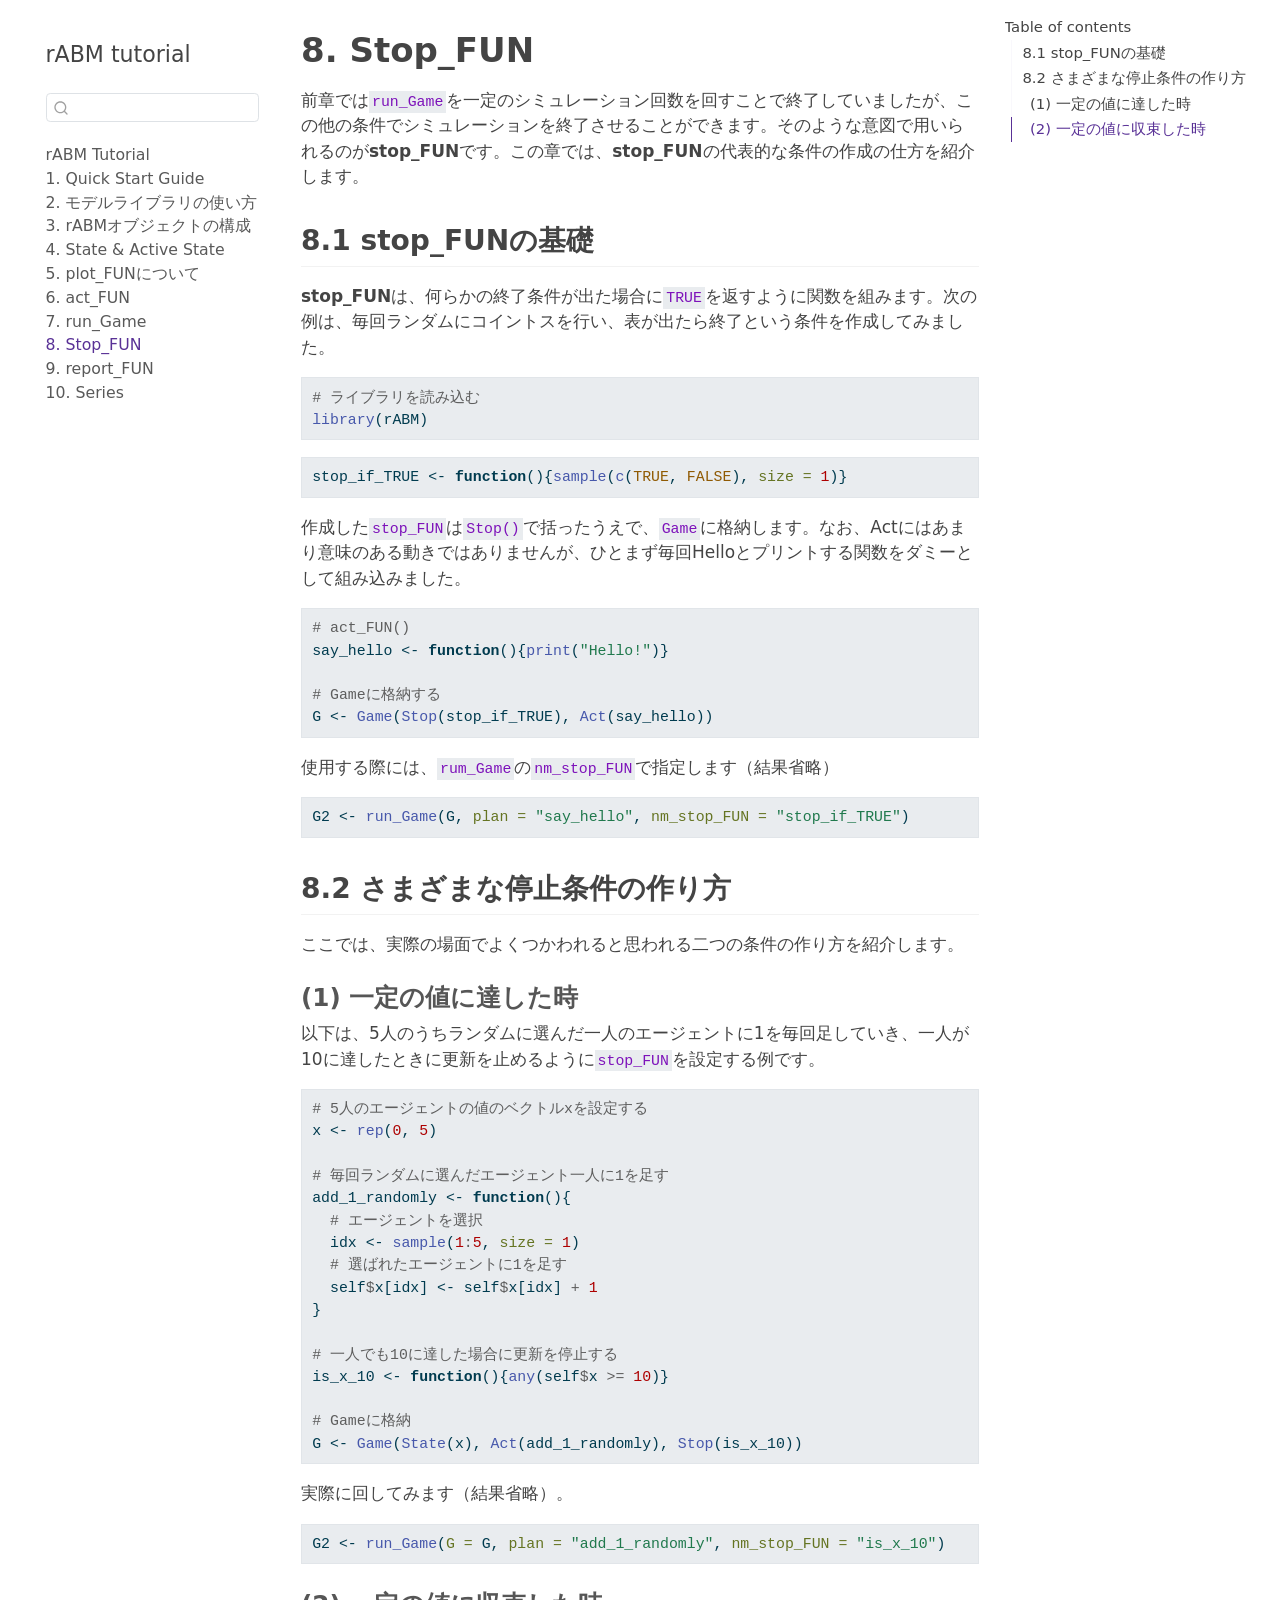
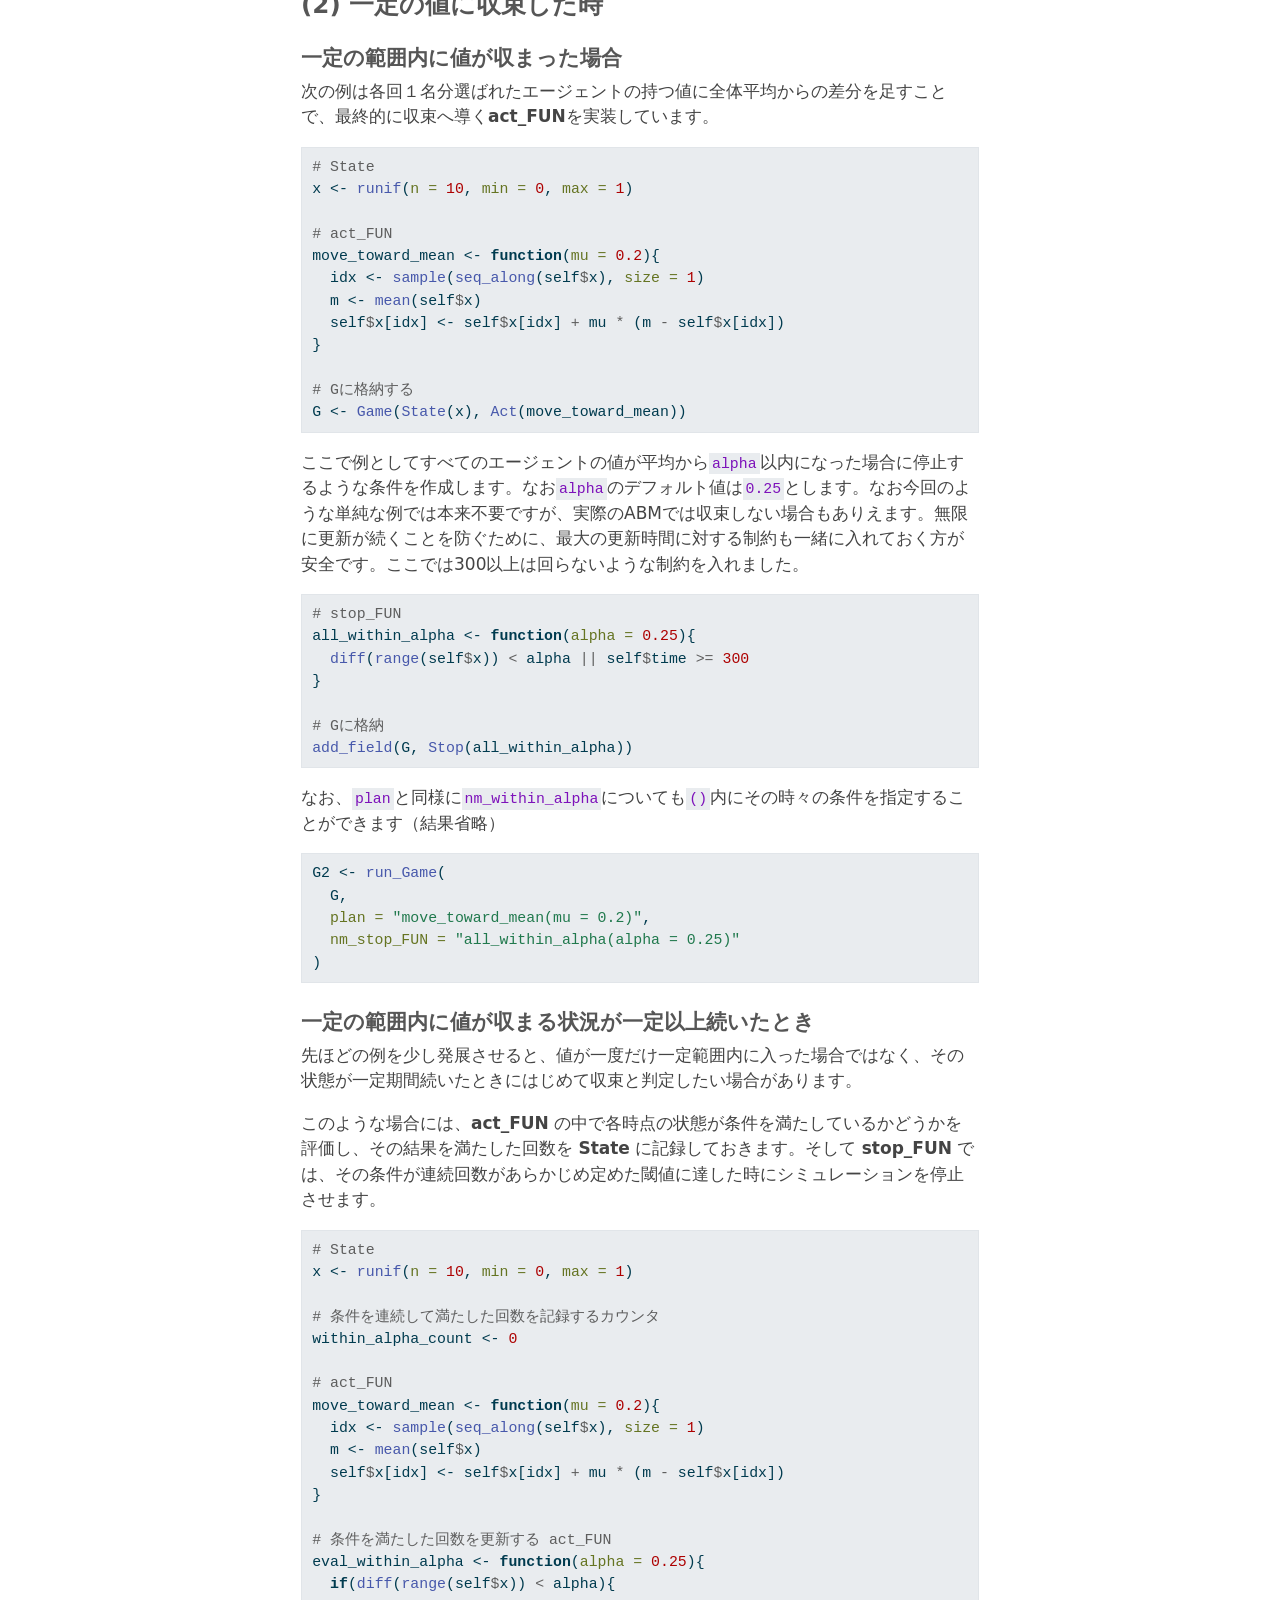
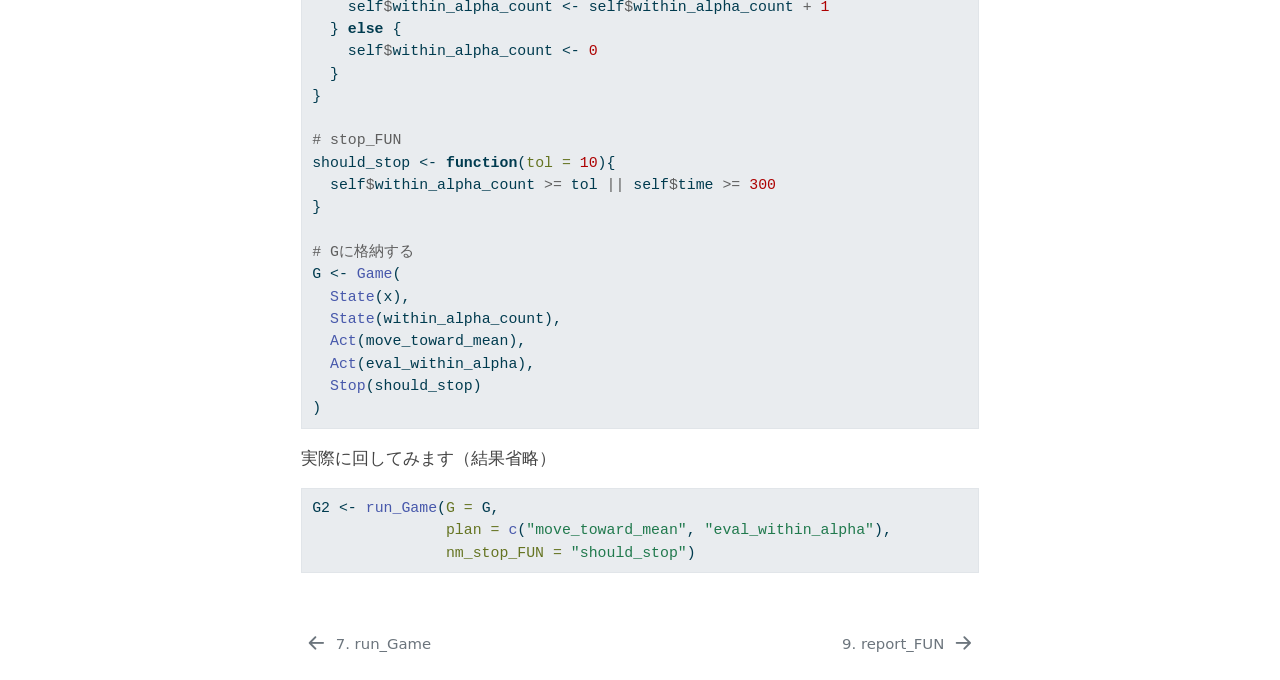
<file: docs/stop_FUN_JP.html>
<!DOCTYPE html>
<html xmlns="http://www.w3.org/1999/xhtml" lang="en" xml:lang="en"><head>

<meta charset="utf-8">
<meta name="generator" content="quarto-1.8.25">

<meta name="viewport" content="width=device-width, initial-scale=1.0, user-scalable=yes">


<title>8. Stop_FUN – rABM tutorial</title>
<style>
code{white-space: pre-wrap;}
span.smallcaps{font-variant: small-caps;}
div.columns{display: flex; gap: min(4vw, 1.5em);}
div.column{flex: auto; overflow-x: auto;}
div.hanging-indent{margin-left: 1.5em; text-indent: -1.5em;}
ul.task-list{list-style: none;}
ul.task-list li input[type="checkbox"] {
  width: 0.8em;
  margin: 0 0.8em 0.2em -1em; /* quarto-specific, see https://github.com/quarto-dev/quarto-cli/issues/4556 */ 
  vertical-align: middle;
}
/* CSS for syntax highlighting */
html { -webkit-text-size-adjust: 100%; }
pre > code.sourceCode { white-space: pre; position: relative; }
pre > code.sourceCode > span { display: inline-block; line-height: 1.25; }
pre > code.sourceCode > span:empty { height: 1.2em; }
.sourceCode { overflow: visible; }
code.sourceCode > span { color: inherit; text-decoration: inherit; }
div.sourceCode { margin: 1em 0; }
pre.sourceCode { margin: 0; }
@media screen {
div.sourceCode { overflow: auto; }
}
@media print {
pre > code.sourceCode { white-space: pre-wrap; }
pre > code.sourceCode > span { text-indent: -5em; padding-left: 5em; }
}
pre.numberSource code
  { counter-reset: source-line 0; }
pre.numberSource code > span
  { position: relative; left: -4em; counter-increment: source-line; }
pre.numberSource code > span > a:first-child::before
  { content: counter(source-line);
    position: relative; left: -1em; text-align: right; vertical-align: baseline;
    border: none; display: inline-block;
    -webkit-touch-callout: none; -webkit-user-select: none;
    -khtml-user-select: none; -moz-user-select: none;
    -ms-user-select: none; user-select: none;
    padding: 0 4px; width: 4em;
  }
pre.numberSource { margin-left: 3em;  padding-left: 4px; }
div.sourceCode
  {   }
@media screen {
pre > code.sourceCode > span > a:first-child::before { text-decoration: underline; }
}
</style>


<script src="site_libs/quarto-nav/quarto-nav.js"></script>
<script src="site_libs/quarto-nav/headroom.min.js"></script>
<script src="site_libs/clipboard/clipboard.min.js"></script>
<script src="site_libs/quarto-search/autocomplete.umd.js"></script>
<script src="site_libs/quarto-search/fuse.min.js"></script>
<script src="site_libs/quarto-search/quarto-search.js"></script>
<meta name="quarto:offset" content="./">
<link href="./report_FUN_JP.html" rel="next">
<link href="./run_Game_JP.html" rel="prev">
<script src="site_libs/quarto-html/quarto.js" type="module"></script>
<script src="site_libs/quarto-html/tabsets/tabsets.js" type="module"></script>
<script src="site_libs/quarto-html/axe/axe-check.js" type="module"></script>
<script src="site_libs/quarto-html/popper.min.js"></script>
<script src="site_libs/quarto-html/tippy.umd.min.js"></script>
<script src="site_libs/quarto-html/anchor.min.js"></script>
<link href="site_libs/quarto-html/tippy.css" rel="stylesheet">
<link href="site_libs/quarto-html/quarto-syntax-highlighting-7b89279ff1a6dce999919e0e67d4d9ec.css" rel="stylesheet" id="quarto-text-highlighting-styles">
<script src="site_libs/bootstrap/bootstrap.min.js"></script>
<link href="site_libs/bootstrap/bootstrap-icons.css" rel="stylesheet">
<link href="site_libs/bootstrap/bootstrap-e0dd8d2f01ebae8d8225563903461f28.min.css" rel="stylesheet" append-hash="true" id="quarto-bootstrap" data-mode="light">
<script id="quarto-search-options" type="application/json">{
  "location": "sidebar",
  "copy-button": false,
  "collapse-after": 3,
  "panel-placement": "start",
  "type": "textbox",
  "limit": 50,
  "keyboard-shortcut": [
    "f",
    "/",
    "s"
  ],
  "show-item-context": false,
  "language": {
    "search-no-results-text": "No results",
    "search-matching-documents-text": "matching documents",
    "search-copy-link-title": "Copy link to search",
    "search-hide-matches-text": "Hide additional matches",
    "search-more-match-text": "more match in this document",
    "search-more-matches-text": "more matches in this document",
    "search-clear-button-title": "Clear",
    "search-text-placeholder": "",
    "search-detached-cancel-button-title": "Cancel",
    "search-submit-button-title": "Submit",
    "search-label": "Search"
  }
}</script>


</head>

<body class="nav-sidebar floating quarto-light">

<div id="quarto-search-results"></div>
  <header id="quarto-header" class="headroom fixed-top">
  <nav class="quarto-secondary-nav">
    <div class="container-fluid d-flex">
      <button type="button" class="quarto-btn-toggle btn" data-bs-toggle="collapse" role="button" data-bs-target=".quarto-sidebar-collapse-item" aria-controls="quarto-sidebar" aria-expanded="false" aria-label="Toggle sidebar navigation" onclick="if (window.quartoToggleHeadroom) { window.quartoToggleHeadroom(); }">
        <i class="bi bi-layout-text-sidebar-reverse"></i>
      </button>
        <nav class="quarto-page-breadcrumbs" aria-label="breadcrumb"><ol class="breadcrumb"><li class="breadcrumb-item"><a href="./stop_FUN_JP.html"><span class="chapter-title">8. Stop_FUN</span></a></li></ol></nav>
        <a class="flex-grow-1" role="navigation" data-bs-toggle="collapse" data-bs-target=".quarto-sidebar-collapse-item" aria-controls="quarto-sidebar" aria-expanded="false" aria-label="Toggle sidebar navigation" onclick="if (window.quartoToggleHeadroom) { window.quartoToggleHeadroom(); }">      
        </a>
      <button type="button" class="btn quarto-search-button" aria-label="Search" onclick="window.quartoOpenSearch();">
        <i class="bi bi-search"></i>
      </button>
    </div>
  </nav>
</header>
<!-- content -->
<div id="quarto-content" class="quarto-container page-columns page-rows-contents page-layout-article">
<!-- sidebar -->
  <nav id="quarto-sidebar" class="sidebar collapse collapse-horizontal quarto-sidebar-collapse-item sidebar-navigation floating overflow-auto">
    <div class="pt-lg-2 mt-2 text-left sidebar-header sidebar-header-stacked">
      <a href="./index.html" class="sidebar-logo-link">
      </a>
    <div class="sidebar-title mb-0 py-0">
      <a href="./">rABM tutorial</a> 
    </div>
      </div>
        <div class="mt-2 flex-shrink-0 align-items-center">
        <div class="sidebar-search">
        <div id="quarto-search" class="" title="Search"></div>
        </div>
        </div>
    <div class="sidebar-menu-container"> 
    <ul class="list-unstyled mt-1">
        <li class="sidebar-item">
  <div class="sidebar-item-container"> 
  <a href="./index.html" class="sidebar-item-text sidebar-link"><span class="chapter-title">rABM Tutorial</span></a>
  </div>
</li>
        <li class="sidebar-item">
  <div class="sidebar-item-container"> 
  <a href="./quick_start_JP.html" class="sidebar-item-text sidebar-link"><span class="chapter-title">1. Quick Start Guide</span></a>
  </div>
</li>
        <li class="sidebar-item">
  <div class="sidebar-item-container"> 
  <a href="./model_library_JP.html" class="sidebar-item-text sidebar-link"><span class="chapter-title">2. モデルライブラリの使い方</span></a>
  </div>
</li>
        <li class="sidebar-item">
  <div class="sidebar-item-container"> 
  <a href="./rABM_classes_JP.html" class="sidebar-item-text sidebar-link"><span class="chapter-title">3. rABMオブジェクトの構成</span></a>
  </div>
</li>
        <li class="sidebar-item">
  <div class="sidebar-item-container"> 
  <a href="./state_JP.html" class="sidebar-item-text sidebar-link"><span class="chapter-title">4. State &amp; Active State</span></a>
  </div>
</li>
        <li class="sidebar-item">
  <div class="sidebar-item-container"> 
  <a href="./plot_FUN_JP.html" class="sidebar-item-text sidebar-link"><span class="chapter-title">5. plot_FUNについて</span></a>
  </div>
</li>
        <li class="sidebar-item">
  <div class="sidebar-item-container"> 
  <a href="./act_FUN_JP.html" class="sidebar-item-text sidebar-link"><span class="chapter-title">6. act_FUN</span></a>
  </div>
</li>
        <li class="sidebar-item">
  <div class="sidebar-item-container"> 
  <a href="./run_Game_JP.html" class="sidebar-item-text sidebar-link"><span class="chapter-title">7. run_Game</span></a>
  </div>
</li>
        <li class="sidebar-item">
  <div class="sidebar-item-container"> 
  <a href="./stop_FUN_JP.html" class="sidebar-item-text sidebar-link active"><span class="chapter-title">8. Stop_FUN</span></a>
  </div>
</li>
        <li class="sidebar-item">
  <div class="sidebar-item-container"> 
  <a href="./report_FUN_JP.html" class="sidebar-item-text sidebar-link"><span class="chapter-title">9. report_FUN</span></a>
  </div>
</li>
        <li class="sidebar-item">
  <div class="sidebar-item-container"> 
  <a href="./Series_JP.html" class="sidebar-item-text sidebar-link"><span class="chapter-title">10. Series</span></a>
  </div>
</li>
    </ul>
    </div>
</nav>
<div id="quarto-sidebar-glass" class="quarto-sidebar-collapse-item" data-bs-toggle="collapse" data-bs-target=".quarto-sidebar-collapse-item"></div>
<!-- margin-sidebar -->
    <div id="quarto-margin-sidebar" class="sidebar margin-sidebar">
        <nav id="TOC" role="doc-toc" class="toc-active">
    <h2 id="toc-title">Table of contents</h2>
   
  <ul>
  <li><a href="#stop_funの基礎" id="toc-stop_funの基礎" class="nav-link active" data-scroll-target="#stop_funの基礎">8.1 stop_FUNの基礎</a></li>
  <li><a href="#さまざまな停止条件の作り方" id="toc-さまざまな停止条件の作り方" class="nav-link" data-scroll-target="#さまざまな停止条件の作り方">8.2 さまざまな停止条件の作り方</a>
  <ul class="collapse">
  <li><a href="#一定の値に達した時" id="toc-一定の値に達した時" class="nav-link" data-scroll-target="#一定の値に達した時">(1) 一定の値に達した時</a></li>
  <li><a href="#一定の値に収束した時" id="toc-一定の値に収束した時" class="nav-link" data-scroll-target="#一定の値に収束した時">(2) 一定の値に収束した時</a></li>
  </ul></li>
  </ul>
</nav>
    </div>
<!-- main -->
<main class="content" id="quarto-document-content">

<header id="title-block-header" class="quarto-title-block default">
<div class="quarto-title">
<h1 class="title"><span class="chapter-title">8. Stop_FUN</span></h1>
</div>



<div class="quarto-title-meta">

    
  
    
  </div>
  


</header>


<p>前章では<code>run_Game</code>を一定のシミュレーション回数を回すことで終了していましたが、この他の条件でシミュレーションを終了させることができます。そのような意図で用いられるのが<strong>stop_FUN</strong>です。この章では、<strong>stop_FUN</strong>の代表的な条件の作成の仕方を紹介します。</p>
<section id="stop_funの基礎" class="level2">
<h2 class="anchored" data-anchor-id="stop_funの基礎">8.1 stop_FUNの基礎</h2>
<p><strong>stop_FUN</strong>は、何らかの終了条件が出た場合に<code>TRUE</code>を返すように関数を組みます。次の例は、毎回ランダムにコイントスを行い、表が出たら終了という条件を作成してみました。</p>
<div class="cell">
<div class="code-copy-outer-scaffold"><div class="sourceCode cell-code" id="cb1"><pre class="sourceCode r code-with-copy"><code class="sourceCode r"><span id="cb1-1"><a href="#cb1-1" aria-hidden="true" tabindex="-1"></a><span class="co"># ライブラリを読み込む</span></span>
<span id="cb1-2"><a href="#cb1-2" aria-hidden="true" tabindex="-1"></a><span class="fu">library</span>(rABM)</span></code></pre></div><button title="Copy to Clipboard" class="code-copy-button"><i class="bi"></i></button></div>
</div>
<div class="cell">
<div class="code-copy-outer-scaffold"><div class="sourceCode cell-code" id="cb2"><pre class="sourceCode r code-with-copy"><code class="sourceCode r"><span id="cb2-1"><a href="#cb2-1" aria-hidden="true" tabindex="-1"></a>stop_if_TRUE <span class="ot">&lt;-</span> <span class="cf">function</span>(){<span class="fu">sample</span>(<span class="fu">c</span>(<span class="cn">TRUE</span>, <span class="cn">FALSE</span>), <span class="at">size =</span> <span class="dv">1</span>)}</span></code></pre></div><button title="Copy to Clipboard" class="code-copy-button"><i class="bi"></i></button></div>
</div>
<p>作成した<code>stop_FUN</code>は<code>Stop()</code>で括ったうえで、<code>Game</code>に格納します。なお、Actにはあまり意味のある動きではありませんが、ひとまず毎回Helloとプリントする関数をダミーとして組み込みました。</p>
<div class="cell">
<div class="code-copy-outer-scaffold"><div class="sourceCode cell-code" id="cb3"><pre class="sourceCode r code-with-copy"><code class="sourceCode r"><span id="cb3-1"><a href="#cb3-1" aria-hidden="true" tabindex="-1"></a><span class="co"># act_FUN()</span></span>
<span id="cb3-2"><a href="#cb3-2" aria-hidden="true" tabindex="-1"></a>say_hello <span class="ot">&lt;-</span> <span class="cf">function</span>(){<span class="fu">print</span>(<span class="st">"Hello!"</span>)}</span>
<span id="cb3-3"><a href="#cb3-3" aria-hidden="true" tabindex="-1"></a></span>
<span id="cb3-4"><a href="#cb3-4" aria-hidden="true" tabindex="-1"></a><span class="co"># Gameに格納する</span></span>
<span id="cb3-5"><a href="#cb3-5" aria-hidden="true" tabindex="-1"></a>G <span class="ot">&lt;-</span> <span class="fu">Game</span>(<span class="fu">Stop</span>(stop_if_TRUE), <span class="fu">Act</span>(say_hello))</span></code></pre></div><button title="Copy to Clipboard" class="code-copy-button"><i class="bi"></i></button></div>
</div>
<p>使用する際には、<code>rum_Game</code>の<code>nm_stop_FUN</code>で指定します（結果省略）</p>
<div class="cell">
<div class="code-copy-outer-scaffold"><div class="sourceCode cell-code" id="cb4"><pre class="sourceCode r code-with-copy"><code class="sourceCode r"><span id="cb4-1"><a href="#cb4-1" aria-hidden="true" tabindex="-1"></a>G2 <span class="ot">&lt;-</span> <span class="fu">run_Game</span>(G, <span class="at">plan =</span> <span class="st">"say_hello"</span>, <span class="at">nm_stop_FUN =</span> <span class="st">"stop_if_TRUE"</span>)</span></code></pre></div><button title="Copy to Clipboard" class="code-copy-button"><i class="bi"></i></button></div>
</div>
</section>
<section id="さまざまな停止条件の作り方" class="level2">
<h2 class="anchored" data-anchor-id="さまざまな停止条件の作り方">8.2 さまざまな停止条件の作り方</h2>
<p>ここでは、実際の場面でよくつかわれると思われる二つの条件の作り方を紹介します。</p>
<section id="一定の値に達した時" class="level3">
<h3 class="anchored" data-anchor-id="一定の値に達した時">(1) 一定の値に達した時</h3>
<p>以下は、5人のうちランダムに選んだ一人のエージェントに1を毎回足していき、一人が10に達したときに更新を止めるように<code>stop_FUN</code>を設定する例です。</p>
<div class="cell">
<div class="code-copy-outer-scaffold"><div class="sourceCode cell-code" id="cb5"><pre class="sourceCode r code-with-copy"><code class="sourceCode r"><span id="cb5-1"><a href="#cb5-1" aria-hidden="true" tabindex="-1"></a><span class="co"># 5人のエージェントの値のベクトルxを設定する</span></span>
<span id="cb5-2"><a href="#cb5-2" aria-hidden="true" tabindex="-1"></a>x <span class="ot">&lt;-</span> <span class="fu">rep</span>(<span class="dv">0</span>, <span class="dv">5</span>)</span>
<span id="cb5-3"><a href="#cb5-3" aria-hidden="true" tabindex="-1"></a></span>
<span id="cb5-4"><a href="#cb5-4" aria-hidden="true" tabindex="-1"></a><span class="co"># 毎回ランダムに選んだエージェント一人に1を足す</span></span>
<span id="cb5-5"><a href="#cb5-5" aria-hidden="true" tabindex="-1"></a>add_1_randomly <span class="ot">&lt;-</span> <span class="cf">function</span>(){</span>
<span id="cb5-6"><a href="#cb5-6" aria-hidden="true" tabindex="-1"></a>  <span class="co"># エージェントを選択</span></span>
<span id="cb5-7"><a href="#cb5-7" aria-hidden="true" tabindex="-1"></a>  idx <span class="ot">&lt;-</span> <span class="fu">sample</span>(<span class="dv">1</span><span class="sc">:</span><span class="dv">5</span>, <span class="at">size =</span> <span class="dv">1</span>)</span>
<span id="cb5-8"><a href="#cb5-8" aria-hidden="true" tabindex="-1"></a>  <span class="co"># 選ばれたエージェントに1を足す</span></span>
<span id="cb5-9"><a href="#cb5-9" aria-hidden="true" tabindex="-1"></a>  self<span class="sc">$</span>x[idx] <span class="ot">&lt;-</span> self<span class="sc">$</span>x[idx] <span class="sc">+</span> <span class="dv">1</span></span>
<span id="cb5-10"><a href="#cb5-10" aria-hidden="true" tabindex="-1"></a>}</span>
<span id="cb5-11"><a href="#cb5-11" aria-hidden="true" tabindex="-1"></a></span>
<span id="cb5-12"><a href="#cb5-12" aria-hidden="true" tabindex="-1"></a><span class="co"># 一人でも10に達した場合に更新を停止する</span></span>
<span id="cb5-13"><a href="#cb5-13" aria-hidden="true" tabindex="-1"></a>is_x_10 <span class="ot">&lt;-</span> <span class="cf">function</span>(){<span class="fu">any</span>(self<span class="sc">$</span>x <span class="sc">&gt;=</span> <span class="dv">10</span>)}</span>
<span id="cb5-14"><a href="#cb5-14" aria-hidden="true" tabindex="-1"></a></span>
<span id="cb5-15"><a href="#cb5-15" aria-hidden="true" tabindex="-1"></a><span class="co"># Gameに格納</span></span>
<span id="cb5-16"><a href="#cb5-16" aria-hidden="true" tabindex="-1"></a>G <span class="ot">&lt;-</span> <span class="fu">Game</span>(<span class="fu">State</span>(x), <span class="fu">Act</span>(add_1_randomly), <span class="fu">Stop</span>(is_x_10))</span></code></pre></div><button title="Copy to Clipboard" class="code-copy-button"><i class="bi"></i></button></div>
</div>
<p>実際に回してみます（結果省略）。</p>
<div class="cell">
<div class="code-copy-outer-scaffold"><div class="sourceCode cell-code" id="cb6"><pre class="sourceCode r code-with-copy"><code class="sourceCode r"><span id="cb6-1"><a href="#cb6-1" aria-hidden="true" tabindex="-1"></a>G2 <span class="ot">&lt;-</span> <span class="fu">run_Game</span>(<span class="at">G =</span> G, <span class="at">plan =</span> <span class="st">"add_1_randomly"</span>, <span class="at">nm_stop_FUN =</span> <span class="st">"is_x_10"</span>)</span></code></pre></div><button title="Copy to Clipboard" class="code-copy-button"><i class="bi"></i></button></div>
</div>
</section>
<section id="一定の値に収束した時" class="level3">
<h3 class="anchored" data-anchor-id="一定の値に収束した時">(2) 一定の値に収束した時</h3>
<section id="一定の範囲内に値が収まった場合" class="level4">
<h4 class="anchored" data-anchor-id="一定の範囲内に値が収まった場合"><strong>一定の範囲内に値が収まった場合</strong></h4>
<p>次の例は各回１名分選ばれたエージェントの持つ値に全体平均からの差分を足すことで、最終的に収束へ導く<strong>act_FUN</strong>を実装しています。</p>
<div class="cell">
<div class="code-copy-outer-scaffold"><div class="sourceCode cell-code" id="cb7"><pre class="sourceCode r code-with-copy"><code class="sourceCode r"><span id="cb7-1"><a href="#cb7-1" aria-hidden="true" tabindex="-1"></a><span class="co"># State</span></span>
<span id="cb7-2"><a href="#cb7-2" aria-hidden="true" tabindex="-1"></a>x <span class="ot">&lt;-</span> <span class="fu">runif</span>(<span class="at">n =</span> <span class="dv">10</span>, <span class="at">min =</span> <span class="dv">0</span>, <span class="at">max =</span> <span class="dv">1</span>)</span>
<span id="cb7-3"><a href="#cb7-3" aria-hidden="true" tabindex="-1"></a></span>
<span id="cb7-4"><a href="#cb7-4" aria-hidden="true" tabindex="-1"></a><span class="co"># act_FUN</span></span>
<span id="cb7-5"><a href="#cb7-5" aria-hidden="true" tabindex="-1"></a>move_toward_mean <span class="ot">&lt;-</span> <span class="cf">function</span>(<span class="at">mu =</span> <span class="fl">0.2</span>){</span>
<span id="cb7-6"><a href="#cb7-6" aria-hidden="true" tabindex="-1"></a>  idx <span class="ot">&lt;-</span> <span class="fu">sample</span>(<span class="fu">seq_along</span>(self<span class="sc">$</span>x), <span class="at">size =</span> <span class="dv">1</span>)</span>
<span id="cb7-7"><a href="#cb7-7" aria-hidden="true" tabindex="-1"></a>  m <span class="ot">&lt;-</span> <span class="fu">mean</span>(self<span class="sc">$</span>x)</span>
<span id="cb7-8"><a href="#cb7-8" aria-hidden="true" tabindex="-1"></a>  self<span class="sc">$</span>x[idx] <span class="ot">&lt;-</span> self<span class="sc">$</span>x[idx] <span class="sc">+</span> mu <span class="sc">*</span> (m <span class="sc">-</span> self<span class="sc">$</span>x[idx])</span>
<span id="cb7-9"><a href="#cb7-9" aria-hidden="true" tabindex="-1"></a>}</span>
<span id="cb7-10"><a href="#cb7-10" aria-hidden="true" tabindex="-1"></a></span>
<span id="cb7-11"><a href="#cb7-11" aria-hidden="true" tabindex="-1"></a><span class="co"># Gに格納する</span></span>
<span id="cb7-12"><a href="#cb7-12" aria-hidden="true" tabindex="-1"></a>G <span class="ot">&lt;-</span> <span class="fu">Game</span>(<span class="fu">State</span>(x), <span class="fu">Act</span>(move_toward_mean))</span></code></pre></div><button title="Copy to Clipboard" class="code-copy-button"><i class="bi"></i></button></div>
</div>
<p>ここで例としてすべてのエージェントの値が平均から<code>alpha</code>以内になった場合に停止するような条件を作成します。なお<code>alpha</code>のデフォルト値は<code>0.25</code>とします。なお今回のような単純な例では本来不要ですが、実際のABMでは収束しない場合もありえます。無限に更新が続くことを防ぐために、最大の更新時間に対する制約も一緒に入れておく方が安全です。ここでは300以上は回らないような制約を入れました。</p>
<div class="cell">
<div class="code-copy-outer-scaffold"><div class="sourceCode cell-code" id="cb8"><pre class="sourceCode r code-with-copy"><code class="sourceCode r"><span id="cb8-1"><a href="#cb8-1" aria-hidden="true" tabindex="-1"></a><span class="co"># stop_FUN</span></span>
<span id="cb8-2"><a href="#cb8-2" aria-hidden="true" tabindex="-1"></a>all_within_alpha <span class="ot">&lt;-</span> <span class="cf">function</span>(<span class="at">alpha =</span> <span class="fl">0.25</span>){</span>
<span id="cb8-3"><a href="#cb8-3" aria-hidden="true" tabindex="-1"></a>  <span class="fu">diff</span>(<span class="fu">range</span>(self<span class="sc">$</span>x)) <span class="sc">&lt;</span> alpha <span class="sc">||</span> self<span class="sc">$</span>time <span class="sc">&gt;=</span> <span class="dv">300</span></span>
<span id="cb8-4"><a href="#cb8-4" aria-hidden="true" tabindex="-1"></a>}</span>
<span id="cb8-5"><a href="#cb8-5" aria-hidden="true" tabindex="-1"></a></span>
<span id="cb8-6"><a href="#cb8-6" aria-hidden="true" tabindex="-1"></a><span class="co"># Gに格納</span></span>
<span id="cb8-7"><a href="#cb8-7" aria-hidden="true" tabindex="-1"></a><span class="fu">add_field</span>(G, <span class="fu">Stop</span>(all_within_alpha))</span></code></pre></div><button title="Copy to Clipboard" class="code-copy-button"><i class="bi"></i></button></div>
</div>
<p>なお、<code>plan</code>と同様に<code>nm_within_alpha</code>についても<code>()</code>内にその時々の条件を指定することができます（結果省略）</p>
<div class="cell">
<div class="code-copy-outer-scaffold"><div class="sourceCode cell-code" id="cb9"><pre class="sourceCode r code-with-copy"><code class="sourceCode r"><span id="cb9-1"><a href="#cb9-1" aria-hidden="true" tabindex="-1"></a>G2 <span class="ot">&lt;-</span> <span class="fu">run_Game</span>(</span>
<span id="cb9-2"><a href="#cb9-2" aria-hidden="true" tabindex="-1"></a>  G,</span>
<span id="cb9-3"><a href="#cb9-3" aria-hidden="true" tabindex="-1"></a>  <span class="at">plan =</span> <span class="st">"move_toward_mean(mu = 0.2)"</span>,</span>
<span id="cb9-4"><a href="#cb9-4" aria-hidden="true" tabindex="-1"></a>  <span class="at">nm_stop_FUN =</span> <span class="st">"all_within_alpha(alpha = 0.25)"</span></span>
<span id="cb9-5"><a href="#cb9-5" aria-hidden="true" tabindex="-1"></a>)</span></code></pre></div><button title="Copy to Clipboard" class="code-copy-button"><i class="bi"></i></button></div>
</div>
</section>
<section id="一定の範囲内に値が収まる状況が一定以上続いたとき" class="level4">
<h4 class="anchored" data-anchor-id="一定の範囲内に値が収まる状況が一定以上続いたとき"><strong>一定の範囲内に値が収まる状況が一定以上続いたとき</strong></h4>
<p>先ほどの例を少し発展させると、値が一度だけ一定範囲内に入った場合ではなく、その状態が一定期間続いたときにはじめて収束と判定したい場合があります。<br>
</p>
<p>このような場合には、<strong>act_FUN</strong> の中で各時点の状態が条件を満たしているかどうかを評価し、その結果を満たした回数を <strong>State</strong> に記録しておきます。そして <strong>stop_FUN</strong> では、その条件が連続回数があらかじめ定めた閾値に達した時にシミュレーションを停止させます。</p>
<div class="cell">
<div class="code-copy-outer-scaffold"><div class="sourceCode cell-code" id="cb10"><pre class="sourceCode r code-with-copy"><code class="sourceCode r"><span id="cb10-1"><a href="#cb10-1" aria-hidden="true" tabindex="-1"></a><span class="co"># State</span></span>
<span id="cb10-2"><a href="#cb10-2" aria-hidden="true" tabindex="-1"></a>x <span class="ot">&lt;-</span> <span class="fu">runif</span>(<span class="at">n =</span> <span class="dv">10</span>, <span class="at">min =</span> <span class="dv">0</span>, <span class="at">max =</span> <span class="dv">1</span>)</span>
<span id="cb10-3"><a href="#cb10-3" aria-hidden="true" tabindex="-1"></a></span>
<span id="cb10-4"><a href="#cb10-4" aria-hidden="true" tabindex="-1"></a><span class="co"># 条件を連続して満たした回数を記録するカウンタ</span></span>
<span id="cb10-5"><a href="#cb10-5" aria-hidden="true" tabindex="-1"></a>within_alpha_count <span class="ot">&lt;-</span> <span class="dv">0</span></span>
<span id="cb10-6"><a href="#cb10-6" aria-hidden="true" tabindex="-1"></a></span>
<span id="cb10-7"><a href="#cb10-7" aria-hidden="true" tabindex="-1"></a><span class="co"># act_FUN</span></span>
<span id="cb10-8"><a href="#cb10-8" aria-hidden="true" tabindex="-1"></a>move_toward_mean <span class="ot">&lt;-</span> <span class="cf">function</span>(<span class="at">mu =</span> <span class="fl">0.2</span>){</span>
<span id="cb10-9"><a href="#cb10-9" aria-hidden="true" tabindex="-1"></a>  idx <span class="ot">&lt;-</span> <span class="fu">sample</span>(<span class="fu">seq_along</span>(self<span class="sc">$</span>x), <span class="at">size =</span> <span class="dv">1</span>)</span>
<span id="cb10-10"><a href="#cb10-10" aria-hidden="true" tabindex="-1"></a>  m <span class="ot">&lt;-</span> <span class="fu">mean</span>(self<span class="sc">$</span>x)</span>
<span id="cb10-11"><a href="#cb10-11" aria-hidden="true" tabindex="-1"></a>  self<span class="sc">$</span>x[idx] <span class="ot">&lt;-</span> self<span class="sc">$</span>x[idx] <span class="sc">+</span> mu <span class="sc">*</span> (m <span class="sc">-</span> self<span class="sc">$</span>x[idx])</span>
<span id="cb10-12"><a href="#cb10-12" aria-hidden="true" tabindex="-1"></a>}</span>
<span id="cb10-13"><a href="#cb10-13" aria-hidden="true" tabindex="-1"></a></span>
<span id="cb10-14"><a href="#cb10-14" aria-hidden="true" tabindex="-1"></a><span class="co"># 条件を満たした回数を更新する act_FUN</span></span>
<span id="cb10-15"><a href="#cb10-15" aria-hidden="true" tabindex="-1"></a>eval_within_alpha <span class="ot">&lt;-</span> <span class="cf">function</span>(<span class="at">alpha =</span> <span class="fl">0.25</span>){</span>
<span id="cb10-16"><a href="#cb10-16" aria-hidden="true" tabindex="-1"></a>  <span class="cf">if</span>(<span class="fu">diff</span>(<span class="fu">range</span>(self<span class="sc">$</span>x)) <span class="sc">&lt;</span> alpha){</span>
<span id="cb10-17"><a href="#cb10-17" aria-hidden="true" tabindex="-1"></a>    self<span class="sc">$</span>within_alpha_count <span class="ot">&lt;-</span> self<span class="sc">$</span>within_alpha_count <span class="sc">+</span> <span class="dv">1</span></span>
<span id="cb10-18"><a href="#cb10-18" aria-hidden="true" tabindex="-1"></a>  } <span class="cf">else</span> {</span>
<span id="cb10-19"><a href="#cb10-19" aria-hidden="true" tabindex="-1"></a>    self<span class="sc">$</span>within_alpha_count <span class="ot">&lt;-</span> <span class="dv">0</span></span>
<span id="cb10-20"><a href="#cb10-20" aria-hidden="true" tabindex="-1"></a>  }</span>
<span id="cb10-21"><a href="#cb10-21" aria-hidden="true" tabindex="-1"></a>}</span>
<span id="cb10-22"><a href="#cb10-22" aria-hidden="true" tabindex="-1"></a></span>
<span id="cb10-23"><a href="#cb10-23" aria-hidden="true" tabindex="-1"></a><span class="co"># stop_FUN</span></span>
<span id="cb10-24"><a href="#cb10-24" aria-hidden="true" tabindex="-1"></a>should_stop <span class="ot">&lt;-</span> <span class="cf">function</span>(<span class="at">tol =</span> <span class="dv">10</span>){</span>
<span id="cb10-25"><a href="#cb10-25" aria-hidden="true" tabindex="-1"></a>  self<span class="sc">$</span>within_alpha_count <span class="sc">&gt;=</span> tol <span class="sc">||</span> self<span class="sc">$</span>time <span class="sc">&gt;=</span> <span class="dv">300</span></span>
<span id="cb10-26"><a href="#cb10-26" aria-hidden="true" tabindex="-1"></a>}</span>
<span id="cb10-27"><a href="#cb10-27" aria-hidden="true" tabindex="-1"></a></span>
<span id="cb10-28"><a href="#cb10-28" aria-hidden="true" tabindex="-1"></a><span class="co"># Gに格納する</span></span>
<span id="cb10-29"><a href="#cb10-29" aria-hidden="true" tabindex="-1"></a>G <span class="ot">&lt;-</span> <span class="fu">Game</span>(</span>
<span id="cb10-30"><a href="#cb10-30" aria-hidden="true" tabindex="-1"></a>  <span class="fu">State</span>(x),</span>
<span id="cb10-31"><a href="#cb10-31" aria-hidden="true" tabindex="-1"></a>  <span class="fu">State</span>(within_alpha_count),</span>
<span id="cb10-32"><a href="#cb10-32" aria-hidden="true" tabindex="-1"></a>  <span class="fu">Act</span>(move_toward_mean),</span>
<span id="cb10-33"><a href="#cb10-33" aria-hidden="true" tabindex="-1"></a>  <span class="fu">Act</span>(eval_within_alpha),</span>
<span id="cb10-34"><a href="#cb10-34" aria-hidden="true" tabindex="-1"></a>  <span class="fu">Stop</span>(should_stop)</span>
<span id="cb10-35"><a href="#cb10-35" aria-hidden="true" tabindex="-1"></a>)</span></code></pre></div><button title="Copy to Clipboard" class="code-copy-button"><i class="bi"></i></button></div>
</div>
<p>実際に回してみます（結果省略）</p>
<div class="cell">
<div class="code-copy-outer-scaffold"><div class="sourceCode cell-code" id="cb11"><pre class="sourceCode r code-with-copy"><code class="sourceCode r"><span id="cb11-1"><a href="#cb11-1" aria-hidden="true" tabindex="-1"></a>G2 <span class="ot">&lt;-</span> <span class="fu">run_Game</span>(<span class="at">G =</span> G, </span>
<span id="cb11-2"><a href="#cb11-2" aria-hidden="true" tabindex="-1"></a>               <span class="at">plan =</span> <span class="fu">c</span>(<span class="st">"move_toward_mean"</span>, <span class="st">"eval_within_alpha"</span>), </span>
<span id="cb11-3"><a href="#cb11-3" aria-hidden="true" tabindex="-1"></a>               <span class="at">nm_stop_FUN =</span> <span class="st">"should_stop"</span>)</span></code></pre></div><button title="Copy to Clipboard" class="code-copy-button"><i class="bi"></i></button></div>
</div>


</section>
</section>
</section>

</main> <!-- /main -->
<script id="quarto-html-after-body" type="application/javascript">
  window.document.addEventListener("DOMContentLoaded", function (event) {
    const icon = "";
    const anchorJS = new window.AnchorJS();
    anchorJS.options = {
      placement: 'right',
      icon: icon
    };
    anchorJS.add('.anchored');
    const isCodeAnnotation = (el) => {
      for (const clz of el.classList) {
        if (clz.startsWith('code-annotation-')) {                     
          return true;
        }
      }
      return false;
    }
    const onCopySuccess = function(e) {
      // button target
      const button = e.trigger;
      // don't keep focus
      button.blur();
      // flash "checked"
      button.classList.add('code-copy-button-checked');
      var currentTitle = button.getAttribute("title");
      button.setAttribute("title", "Copied!");
      let tooltip;
      if (window.bootstrap) {
        button.setAttribute("data-bs-toggle", "tooltip");
        button.setAttribute("data-bs-placement", "left");
        button.setAttribute("data-bs-title", "Copied!");
        tooltip = new bootstrap.Tooltip(button, 
          { trigger: "manual", 
            customClass: "code-copy-button-tooltip",
            offset: [0, -8]});
        tooltip.show();    
      }
      setTimeout(function() {
        if (tooltip) {
          tooltip.hide();
          button.removeAttribute("data-bs-title");
          button.removeAttribute("data-bs-toggle");
          button.removeAttribute("data-bs-placement");
        }
        button.setAttribute("title", currentTitle);
        button.classList.remove('code-copy-button-checked');
      }, 1000);
      // clear code selection
      e.clearSelection();
    }
    const getTextToCopy = function(trigger) {
      const outerScaffold = trigger.parentElement.cloneNode(true);
      const codeEl = outerScaffold.querySelector('code');
      for (const childEl of codeEl.children) {
        if (isCodeAnnotation(childEl)) {
          childEl.remove();
        }
      }
      return codeEl.innerText;
    }
    const clipboard = new window.ClipboardJS('.code-copy-button:not([data-in-quarto-modal])', {
      text: getTextToCopy
    });
    clipboard.on('success', onCopySuccess);
    if (window.document.getElementById('quarto-embedded-source-code-modal')) {
      const clipboardModal = new window.ClipboardJS('.code-copy-button[data-in-quarto-modal]', {
        text: getTextToCopy,
        container: window.document.getElementById('quarto-embedded-source-code-modal')
      });
      clipboardModal.on('success', onCopySuccess);
    }
      var localhostRegex = new RegExp(/^(?:http|https):\/\/localhost\:?[0-9]*\//);
      var mailtoRegex = new RegExp(/^mailto:/);
        var filterRegex = new RegExp('/' + window.location.host + '/');
      var isInternal = (href) => {
          return filterRegex.test(href) || localhostRegex.test(href) || mailtoRegex.test(href);
      }
      // Inspect non-navigation links and adorn them if external
     var links = window.document.querySelectorAll('a[href]:not(.nav-link):not(.navbar-brand):not(.toc-action):not(.sidebar-link):not(.sidebar-item-toggle):not(.pagination-link):not(.no-external):not([aria-hidden]):not(.dropdown-item):not(.quarto-navigation-tool):not(.about-link)');
      for (var i=0; i<links.length; i++) {
        const link = links[i];
        if (!isInternal(link.href)) {
          // undo the damage that might have been done by quarto-nav.js in the case of
          // links that we want to consider external
          if (link.dataset.originalHref !== undefined) {
            link.href = link.dataset.originalHref;
          }
        }
      }
    function tippyHover(el, contentFn, onTriggerFn, onUntriggerFn) {
      const config = {
        allowHTML: true,
        maxWidth: 500,
        delay: 100,
        arrow: false,
        appendTo: function(el) {
            return el.parentElement;
        },
        interactive: true,
        interactiveBorder: 10,
        theme: 'quarto',
        placement: 'bottom-start',
      };
      if (contentFn) {
        config.content = contentFn;
      }
      if (onTriggerFn) {
        config.onTrigger = onTriggerFn;
      }
      if (onUntriggerFn) {
        config.onUntrigger = onUntriggerFn;
      }
      window.tippy(el, config); 
    }
    const noterefs = window.document.querySelectorAll('a[role="doc-noteref"]');
    for (var i=0; i<noterefs.length; i++) {
      const ref = noterefs[i];
      tippyHover(ref, function() {
        // use id or data attribute instead here
        let href = ref.getAttribute('data-footnote-href') || ref.getAttribute('href');
        try { href = new URL(href).hash; } catch {}
        const id = href.replace(/^#\/?/, "");
        const note = window.document.getElementById(id);
        if (note) {
          return note.innerHTML;
        } else {
          return "";
        }
      });
    }
    const xrefs = window.document.querySelectorAll('a.quarto-xref');
    const processXRef = (id, note) => {
      // Strip column container classes
      const stripColumnClz = (el) => {
        el.classList.remove("page-full", "page-columns");
        if (el.children) {
          for (const child of el.children) {
            stripColumnClz(child);
          }
        }
      }
      stripColumnClz(note)
      if (id === null || id.startsWith('sec-')) {
        // Special case sections, only their first couple elements
        const container = document.createElement("div");
        if (note.children && note.children.length > 2) {
          container.appendChild(note.children[0].cloneNode(true));
          for (let i = 1; i < note.children.length; i++) {
            const child = note.children[i];
            if (child.tagName === "P" && child.innerText === "") {
              continue;
            } else {
              container.appendChild(child.cloneNode(true));
              break;
            }
          }
          if (window.Quarto?.typesetMath) {
            window.Quarto.typesetMath(container);
          }
          return container.innerHTML
        } else {
          if (window.Quarto?.typesetMath) {
            window.Quarto.typesetMath(note);
          }
          return note.innerHTML;
        }
      } else {
        // Remove any anchor links if they are present
        const anchorLink = note.querySelector('a.anchorjs-link');
        if (anchorLink) {
          anchorLink.remove();
        }
        if (window.Quarto?.typesetMath) {
          window.Quarto.typesetMath(note);
        }
        if (note.classList.contains("callout")) {
          return note.outerHTML;
        } else {
          return note.innerHTML;
        }
      }
    }
    for (var i=0; i<xrefs.length; i++) {
      const xref = xrefs[i];
      tippyHover(xref, undefined, function(instance) {
        instance.disable();
        let url = xref.getAttribute('href');
        let hash = undefined; 
        if (url.startsWith('#')) {
          hash = url;
        } else {
          try { hash = new URL(url).hash; } catch {}
        }
        if (hash) {
          const id = hash.replace(/^#\/?/, "");
          const note = window.document.getElementById(id);
          if (note !== null) {
            try {
              const html = processXRef(id, note.cloneNode(true));
              instance.setContent(html);
            } finally {
              instance.enable();
              instance.show();
            }
          } else {
            // See if we can fetch this
            fetch(url.split('#')[0])
            .then(res => res.text())
            .then(html => {
              const parser = new DOMParser();
              const htmlDoc = parser.parseFromString(html, "text/html");
              const note = htmlDoc.getElementById(id);
              if (note !== null) {
                const html = processXRef(id, note);
                instance.setContent(html);
              } 
            }).finally(() => {
              instance.enable();
              instance.show();
            });
          }
        } else {
          // See if we can fetch a full url (with no hash to target)
          // This is a special case and we should probably do some content thinning / targeting
          fetch(url)
          .then(res => res.text())
          .then(html => {
            const parser = new DOMParser();
            const htmlDoc = parser.parseFromString(html, "text/html");
            const note = htmlDoc.querySelector('main.content');
            if (note !== null) {
              // This should only happen for chapter cross references
              // (since there is no id in the URL)
              // remove the first header
              if (note.children.length > 0 && note.children[0].tagName === "HEADER") {
                note.children[0].remove();
              }
              const html = processXRef(null, note);
              instance.setContent(html);
            } 
          }).finally(() => {
            instance.enable();
            instance.show();
          });
        }
      }, function(instance) {
      });
    }
        let selectedAnnoteEl;
        const selectorForAnnotation = ( cell, annotation) => {
          let cellAttr = 'data-code-cell="' + cell + '"';
          let lineAttr = 'data-code-annotation="' +  annotation + '"';
          const selector = 'span[' + cellAttr + '][' + lineAttr + ']';
          return selector;
        }
        const selectCodeLines = (annoteEl) => {
          const doc = window.document;
          const targetCell = annoteEl.getAttribute("data-target-cell");
          const targetAnnotation = annoteEl.getAttribute("data-target-annotation");
          const annoteSpan = window.document.querySelector(selectorForAnnotation(targetCell, targetAnnotation));
          const lines = annoteSpan.getAttribute("data-code-lines").split(",");
          const lineIds = lines.map((line) => {
            return targetCell + "-" + line;
          })
          let top = null;
          let height = null;
          let parent = null;
          if (lineIds.length > 0) {
              //compute the position of the single el (top and bottom and make a div)
              const el = window.document.getElementById(lineIds[0]);
              top = el.offsetTop;
              height = el.offsetHeight;
              parent = el.parentElement.parentElement;
            if (lineIds.length > 1) {
              const lastEl = window.document.getElementById(lineIds[lineIds.length - 1]);
              const bottom = lastEl.offsetTop + lastEl.offsetHeight;
              height = bottom - top;
            }
            if (top !== null && height !== null && parent !== null) {
              // cook up a div (if necessary) and position it 
              let div = window.document.getElementById("code-annotation-line-highlight");
              if (div === null) {
                div = window.document.createElement("div");
                div.setAttribute("id", "code-annotation-line-highlight");
                div.style.position = 'absolute';
                parent.appendChild(div);
              }
              div.style.top = top - 2 + "px";
              div.style.height = height + 4 + "px";
              div.style.left = 0;
              let gutterDiv = window.document.getElementById("code-annotation-line-highlight-gutter");
              if (gutterDiv === null) {
                gutterDiv = window.document.createElement("div");
                gutterDiv.setAttribute("id", "code-annotation-line-highlight-gutter");
                gutterDiv.style.position = 'absolute';
                const codeCell = window.document.getElementById(targetCell);
                const gutter = codeCell.querySelector('.code-annotation-gutter');
                gutter.appendChild(gutterDiv);
              }
              gutterDiv.style.top = top - 2 + "px";
              gutterDiv.style.height = height + 4 + "px";
            }
            selectedAnnoteEl = annoteEl;
          }
        };
        const unselectCodeLines = () => {
          const elementsIds = ["code-annotation-line-highlight", "code-annotation-line-highlight-gutter"];
          elementsIds.forEach((elId) => {
            const div = window.document.getElementById(elId);
            if (div) {
              div.remove();
            }
          });
          selectedAnnoteEl = undefined;
        };
          // Handle positioning of the toggle
      window.addEventListener(
        "resize",
        throttle(() => {
          elRect = undefined;
          if (selectedAnnoteEl) {
            selectCodeLines(selectedAnnoteEl);
          }
        }, 10)
      );
      function throttle(fn, ms) {
      let throttle = false;
      let timer;
        return (...args) => {
          if(!throttle) { // first call gets through
              fn.apply(this, args);
              throttle = true;
          } else { // all the others get throttled
              if(timer) clearTimeout(timer); // cancel #2
              timer = setTimeout(() => {
                fn.apply(this, args);
                timer = throttle = false;
              }, ms);
          }
        };
      }
        // Attach click handler to the DT
        const annoteDls = window.document.querySelectorAll('dt[data-target-cell]');
        for (const annoteDlNode of annoteDls) {
          annoteDlNode.addEventListener('click', (event) => {
            const clickedEl = event.target;
            if (clickedEl !== selectedAnnoteEl) {
              unselectCodeLines();
              const activeEl = window.document.querySelector('dt[data-target-cell].code-annotation-active');
              if (activeEl) {
                activeEl.classList.remove('code-annotation-active');
              }
              selectCodeLines(clickedEl);
              clickedEl.classList.add('code-annotation-active');
            } else {
              // Unselect the line
              unselectCodeLines();
              clickedEl.classList.remove('code-annotation-active');
            }
          });
        }
    const findCites = (el) => {
      const parentEl = el.parentElement;
      if (parentEl) {
        const cites = parentEl.dataset.cites;
        if (cites) {
          return {
            el,
            cites: cites.split(' ')
          };
        } else {
          return findCites(el.parentElement)
        }
      } else {
        return undefined;
      }
    };
    var bibliorefs = window.document.querySelectorAll('a[role="doc-biblioref"]');
    for (var i=0; i<bibliorefs.length; i++) {
      const ref = bibliorefs[i];
      const citeInfo = findCites(ref);
      if (citeInfo) {
        tippyHover(citeInfo.el, function() {
          var popup = window.document.createElement('div');
          citeInfo.cites.forEach(function(cite) {
            var citeDiv = window.document.createElement('div');
            citeDiv.classList.add('hanging-indent');
            citeDiv.classList.add('csl-entry');
            var biblioDiv = window.document.getElementById('ref-' + cite);
            if (biblioDiv) {
              citeDiv.innerHTML = biblioDiv.innerHTML;
            }
            popup.appendChild(citeDiv);
          });
          return popup.innerHTML;
        });
      }
    }
  });
  </script>
<nav class="page-navigation">
  <div class="nav-page nav-page-previous">
      <a href="./run_Game_JP.html" class="pagination-link" aria-label="7. run_Game">
        <i class="bi bi-arrow-left-short"></i> <span class="nav-page-text"><span class="chapter-title">7. run_Game</span></span>
      </a>          
  </div>
  <div class="nav-page nav-page-next">
      <a href="./report_FUN_JP.html" class="pagination-link" aria-label="9. report_FUN">
        <span class="nav-page-text"><span class="chapter-title">9. report_FUN</span></span> <i class="bi bi-arrow-right-short"></i>
      </a>
  </div>
</nav>
</div> <!-- /content -->




</body></html>
</file>
<file: docs/site_libs/quarto-html/tippy.css>
.tippy-box[data-animation=fade][data-state=hidden]{opacity:0}[data-tippy-root]{max-width:calc(100vw - 10px)}.tippy-box{position:relative;background-color:#333;color:#fff;border-radius:4px;font-size:14px;line-height:1.4;white-space:normal;outline:0;transition-property:transform,visibility,opacity}.tippy-box[data-placement^=top]>.tippy-arrow{bottom:0}.tippy-box[data-placement^=top]>.tippy-arrow:before{bottom:-7px;left:0;border-width:8px 8px 0;border-top-color:initial;transform-origin:center top}.tippy-box[data-placement^=bottom]>.tippy-arrow{top:0}.tippy-box[data-placement^=bottom]>.tippy-arrow:before{top:-7px;left:0;border-width:0 8px 8px;border-bottom-color:initial;transform-origin:center bottom}.tippy-box[data-placement^=left]>.tippy-arrow{right:0}.tippy-box[data-placement^=left]>.tippy-arrow:before{border-width:8px 0 8px 8px;border-left-color:initial;right:-7px;transform-origin:center left}.tippy-box[data-placement^=right]>.tippy-arrow{left:0}.tippy-box[data-placement^=right]>.tippy-arrow:before{left:-7px;border-width:8px 8px 8px 0;border-right-color:initial;transform-origin:center right}.tippy-box[data-inertia][data-state=visible]{transition-timing-function:cubic-bezier(.54,1.5,.38,1.11)}.tippy-arrow{width:16px;height:16px;color:#333}.tippy-arrow:before{content:"";position:absolute;border-color:transparent;border-style:solid}.tippy-content{position:relative;padding:5px 9px;z-index:1}
</file>
<file: docs/site_libs/quarto-html/quarto-syntax-highlighting-7b89279ff1a6dce999919e0e67d4d9ec.css>
/* quarto syntax highlight colors */
:root {
  --quarto-hl-ot-color: #003B4F;
  --quarto-hl-at-color: #657422;
  --quarto-hl-ss-color: #20794D;
  --quarto-hl-an-color: #5E5E5E;
  --quarto-hl-fu-color: #4758AB;
  --quarto-hl-st-color: #20794D;
  --quarto-hl-cf-color: #003B4F;
  --quarto-hl-op-color: #5E5E5E;
  --quarto-hl-er-color: #AD0000;
  --quarto-hl-bn-color: #AD0000;
  --quarto-hl-al-color: #AD0000;
  --quarto-hl-va-color: #111111;
  --quarto-hl-bu-color: inherit;
  --quarto-hl-ex-color: inherit;
  --quarto-hl-pp-color: #AD0000;
  --quarto-hl-in-color: #5E5E5E;
  --quarto-hl-vs-color: #20794D;
  --quarto-hl-wa-color: #5E5E5E;
  --quarto-hl-do-color: #5E5E5E;
  --quarto-hl-im-color: #00769E;
  --quarto-hl-ch-color: #20794D;
  --quarto-hl-dt-color: #AD0000;
  --quarto-hl-fl-color: #AD0000;
  --quarto-hl-co-color: #5E5E5E;
  --quarto-hl-cv-color: #5E5E5E;
  --quarto-hl-cn-color: #8f5902;
  --quarto-hl-sc-color: #5E5E5E;
  --quarto-hl-dv-color: #AD0000;
  --quarto-hl-kw-color: #003B4F;
}

/* other quarto variables */
:root {
  --quarto-font-monospace: SFMono-Regular, Menlo, Monaco, Consolas, "Liberation Mono", "Courier New", monospace;
}

/* syntax highlight based on Pandoc's rules */
pre > code.sourceCode > span {
  color: #003B4F;
}

code.sourceCode > span {
  color: #003B4F;
}

div.sourceCode,
div.sourceCode pre.sourceCode {
  color: #003B4F;
}

/* Normal */
code span {
  color: #003B4F;
}

/* Alert */
code span.al {
  color: #AD0000;
  font-style: inherit;
}

/* Annotation */
code span.an {
  color: #5E5E5E;
  font-style: inherit;
}

/* Attribute */
code span.at {
  color: #657422;
  font-style: inherit;
}

/* BaseN */
code span.bn {
  color: #AD0000;
  font-style: inherit;
}

/* BuiltIn */
code span.bu {
  font-style: inherit;
}

/* ControlFlow */
code span.cf {
  color: #003B4F;
  font-weight: bold;
  font-style: inherit;
}

/* Char */
code span.ch {
  color: #20794D;
  font-style: inherit;
}

/* Constant */
code span.cn {
  color: #8f5902;
  font-style: inherit;
}

/* Comment */
code span.co {
  color: #5E5E5E;
  font-style: inherit;
}

/* CommentVar */
code span.cv {
  color: #5E5E5E;
  font-style: italic;
}

/* Documentation */
code span.do {
  color: #5E5E5E;
  font-style: italic;
}

/* DataType */
code span.dt {
  color: #AD0000;
  font-style: inherit;
}

/* DecVal */
code span.dv {
  color: #AD0000;
  font-style: inherit;
}

/* Error */
code span.er {
  color: #AD0000;
  font-style: inherit;
}

/* Extension */
code span.ex {
  font-style: inherit;
}

/* Float */
code span.fl {
  color: #AD0000;
  font-style: inherit;
}

/* Function */
code span.fu {
  color: #4758AB;
  font-style: inherit;
}

/* Import */
code span.im {
  color: #00769E;
  font-style: inherit;
}

/* Information */
code span.in {
  color: #5E5E5E;
  font-style: inherit;
}

/* Keyword */
code span.kw {
  color: #003B4F;
  font-weight: bold;
  font-style: inherit;
}

/* Operator */
code span.op {
  color: #5E5E5E;
  font-style: inherit;
}

/* Other */
code span.ot {
  color: #003B4F;
  font-style: inherit;
}

/* Preprocessor */
code span.pp {
  color: #AD0000;
  font-style: inherit;
}

/* SpecialChar */
code span.sc {
  color: #5E5E5E;
  font-style: inherit;
}

/* SpecialString */
code span.ss {
  color: #20794D;
  font-style: inherit;
}

/* String */
code span.st {
  color: #20794D;
  font-style: inherit;
}

/* Variable */
code span.va {
  color: #111111;
  font-style: inherit;
}

/* VerbatimString */
code span.vs {
  color: #20794D;
  font-style: inherit;
}

/* Warning */
code span.wa {
  color: #5E5E5E;
  font-style: italic;
}

.prevent-inlining {
  content: "</";
}

/*# sourceMappingURL=3944bc705cfaf4c80e56f77c5205168a.css.map */
</file>
<file: rABM-doc-ja/docs/site_libs/quarto-html/tippy.css>
.tippy-box[data-animation=fade][data-state=hidden]{opacity:0}[data-tippy-root]{max-width:calc(100vw - 10px)}.tippy-box{position:relative;background-color:#333;color:#fff;border-radius:4px;font-size:14px;line-height:1.4;white-space:normal;outline:0;transition-property:transform,visibility,opacity}.tippy-box[data-placement^=top]>.tippy-arrow{bottom:0}.tippy-box[data-placement^=top]>.tippy-arrow:before{bottom:-7px;left:0;border-width:8px 8px 0;border-top-color:initial;transform-origin:center top}.tippy-box[data-placement^=bottom]>.tippy-arrow{top:0}.tippy-box[data-placement^=bottom]>.tippy-arrow:before{top:-7px;left:0;border-width:0 8px 8px;border-bottom-color:initial;transform-origin:center bottom}.tippy-box[data-placement^=left]>.tippy-arrow{right:0}.tippy-box[data-placement^=left]>.tippy-arrow:before{border-width:8px 0 8px 8px;border-left-color:initial;right:-7px;transform-origin:center left}.tippy-box[data-placement^=right]>.tippy-arrow{left:0}.tippy-box[data-placement^=right]>.tippy-arrow:before{left:-7px;border-width:8px 8px 8px 0;border-right-color:initial;transform-origin:center right}.tippy-box[data-inertia][data-state=visible]{transition-timing-function:cubic-bezier(.54,1.5,.38,1.11)}.tippy-arrow{width:16px;height:16px;color:#333}.tippy-arrow:before{content:"";position:absolute;border-color:transparent;border-style:solid}.tippy-content{position:relative;padding:5px 9px;z-index:1}
</file>
<file: rABM-doc-ja/docs/site_libs/quarto-html/quarto-syntax-highlighting-ed96de9b727972fe78a7b5d16c58bf87.css>
/* quarto syntax highlight colors */
:root {
  --quarto-hl-ot-color: #003B4F;
  --quarto-hl-at-color: #657422;
  --quarto-hl-ss-color: #20794D;
  --quarto-hl-an-color: #5E5E5E;
  --quarto-hl-fu-color: #4758AB;
  --quarto-hl-st-color: #20794D;
  --quarto-hl-cf-color: #003B4F;
  --quarto-hl-op-color: #5E5E5E;
  --quarto-hl-er-color: #AD0000;
  --quarto-hl-bn-color: #AD0000;
  --quarto-hl-al-color: #AD0000;
  --quarto-hl-va-color: #111111;
  --quarto-hl-bu-color: inherit;
  --quarto-hl-ex-color: inherit;
  --quarto-hl-pp-color: #AD0000;
  --quarto-hl-in-color: #5E5E5E;
  --quarto-hl-vs-color: #20794D;
  --quarto-hl-wa-color: #5E5E5E;
  --quarto-hl-do-color: #5E5E5E;
  --quarto-hl-im-color: #00769E;
  --quarto-hl-ch-color: #20794D;
  --quarto-hl-dt-color: #AD0000;
  --quarto-hl-fl-color: #AD0000;
  --quarto-hl-co-color: #5E5E5E;
  --quarto-hl-cv-color: #5E5E5E;
  --quarto-hl-cn-color: #8f5902;
  --quarto-hl-sc-color: #5E5E5E;
  --quarto-hl-dv-color: #AD0000;
  --quarto-hl-kw-color: #003B4F;
}

/* other quarto variables */
:root {
  --quarto-font-monospace: SFMono-Regular, Menlo, Monaco, Consolas, "Liberation Mono", "Courier New", monospace;
}

/* syntax highlight based on Pandoc's rules */
pre > code.sourceCode > span {
  color: #003B4F;
}

code.sourceCode > span {
  color: #003B4F;
}

div.sourceCode,
div.sourceCode pre.sourceCode {
  color: #003B4F;
}

/* Normal */
code span {
  color: #003B4F;
}

/* Alert */
code span.al {
  color: #AD0000;
  font-style: inherit;
}

/* Annotation */
code span.an {
  color: #5E5E5E;
  font-style: inherit;
}

/* Attribute */
code span.at {
  color: #657422;
  font-style: inherit;
}

/* BaseN */
code span.bn {
  color: #AD0000;
  font-style: inherit;
}

/* BuiltIn */
code span.bu {
  font-style: inherit;
}

/* ControlFlow */
code span.cf {
  color: #003B4F;
  font-weight: bold;
  font-style: inherit;
}

/* Char */
code span.ch {
  color: #20794D;
  font-style: inherit;
}

/* Constant */
code span.cn {
  color: #8f5902;
  font-style: inherit;
}

/* Comment */
code span.co {
  color: #5E5E5E;
  font-style: inherit;
}

/* CommentVar */
code span.cv {
  color: #5E5E5E;
  font-style: italic;
}

/* Documentation */
code span.do {
  color: #5E5E5E;
  font-style: italic;
}

/* DataType */
code span.dt {
  color: #AD0000;
  font-style: inherit;
}

/* DecVal */
code span.dv {
  color: #AD0000;
  font-style: inherit;
}

/* Error */
code span.er {
  color: #AD0000;
  font-style: inherit;
}

/* Extension */
code span.ex {
  font-style: inherit;
}

/* Float */
code span.fl {
  color: #AD0000;
  font-style: inherit;
}

/* Function */
code span.fu {
  color: #4758AB;
  font-style: inherit;
}

/* Import */
code span.im {
  color: #00769E;
  font-style: inherit;
}

/* Information */
code span.in {
  color: #5E5E5E;
  font-style: inherit;
}

/* Keyword */
code span.kw {
  color: #003B4F;
  font-weight: bold;
  font-style: inherit;
}

/* Operator */
code span.op {
  color: #5E5E5E;
  font-style: inherit;
}

/* Other */
code span.ot {
  color: #003B4F;
  font-style: inherit;
}

/* Preprocessor */
code span.pp {
  color: #AD0000;
  font-style: inherit;
}

/* SpecialChar */
code span.sc {
  color: #5E5E5E;
  font-style: inherit;
}

/* SpecialString */
code span.ss {
  color: #20794D;
  font-style: inherit;
}

/* String */
code span.st {
  color: #20794D;
  font-style: inherit;
}

/* Variable */
code span.va {
  color: #111111;
  font-style: inherit;
}

/* VerbatimString */
code span.vs {
  color: #20794D;
  font-style: inherit;
}

/* Warning */
code span.wa {
  color: #5E5E5E;
  font-style: italic;
}

.prevent-inlining {
  content: "</";
}

/*# sourceMappingURL=0920dd6d7437995b8cdf7429764427b1.css.map */
</file>
